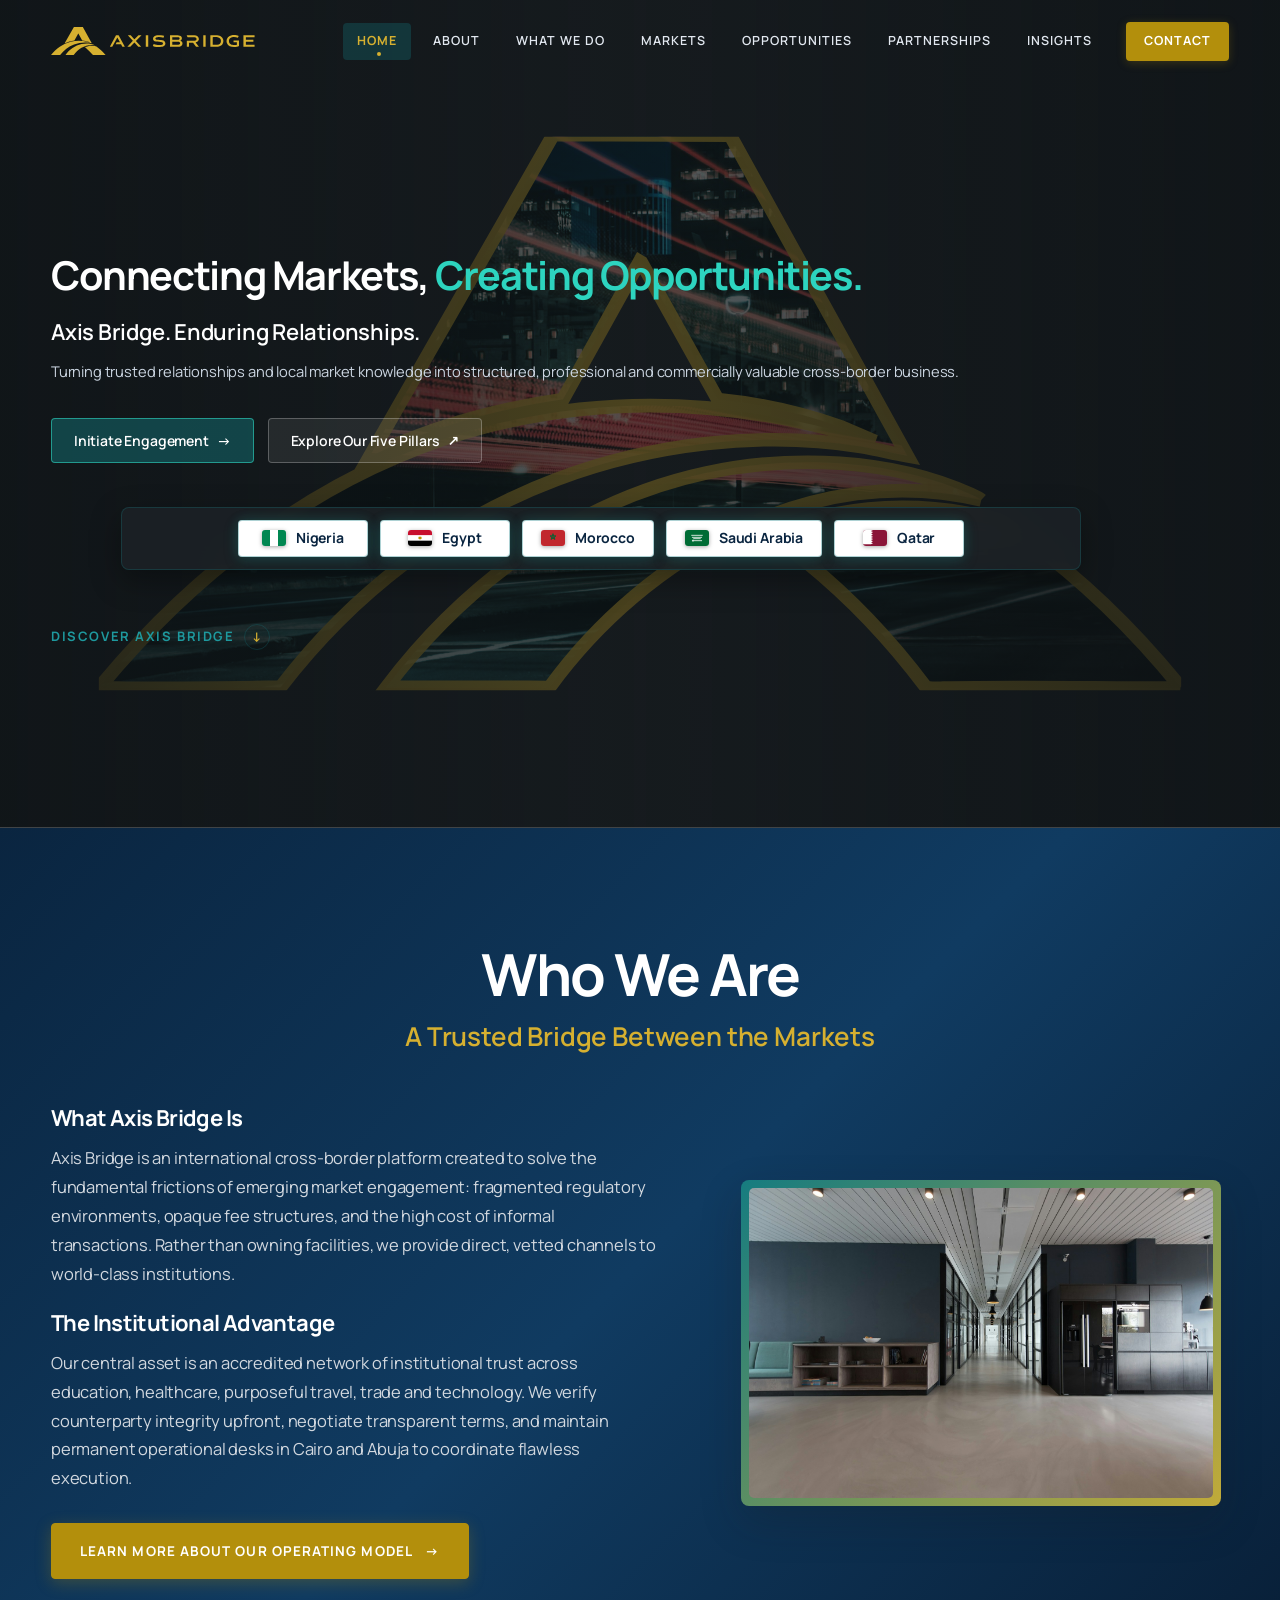
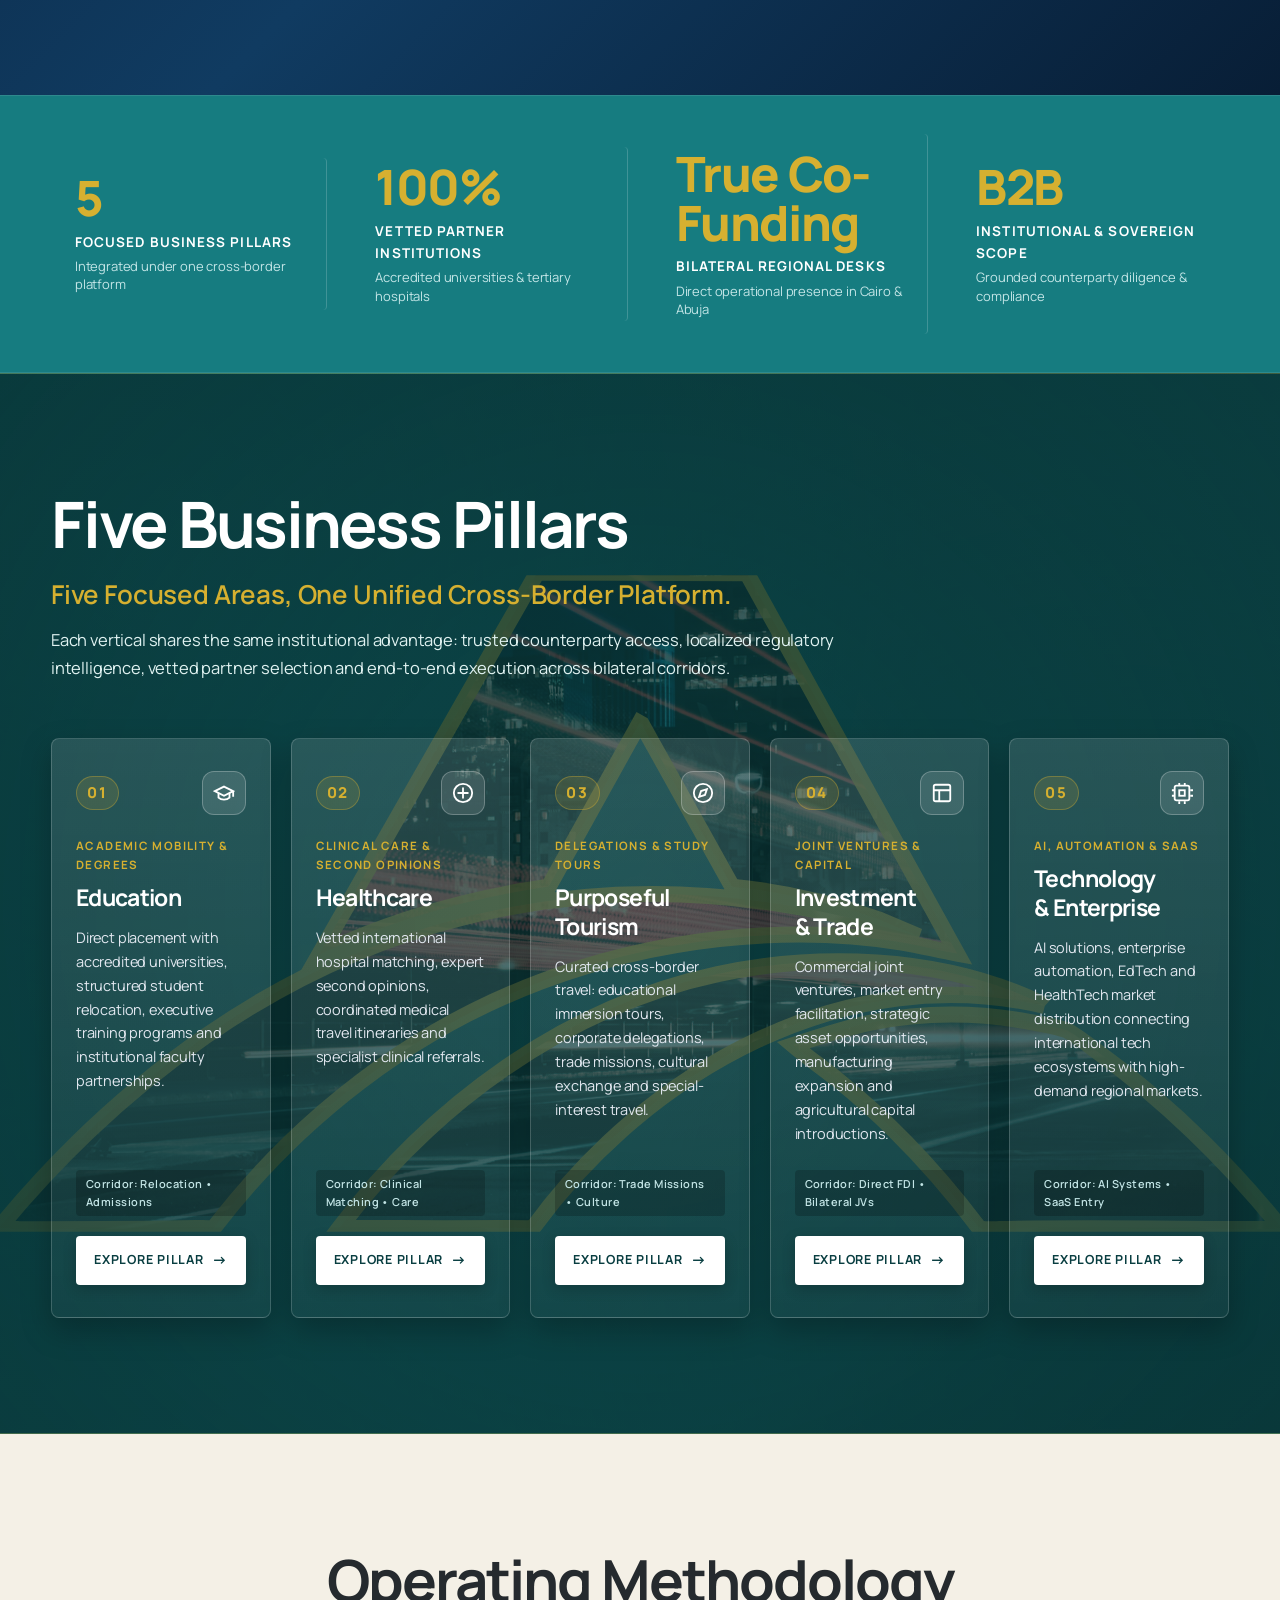
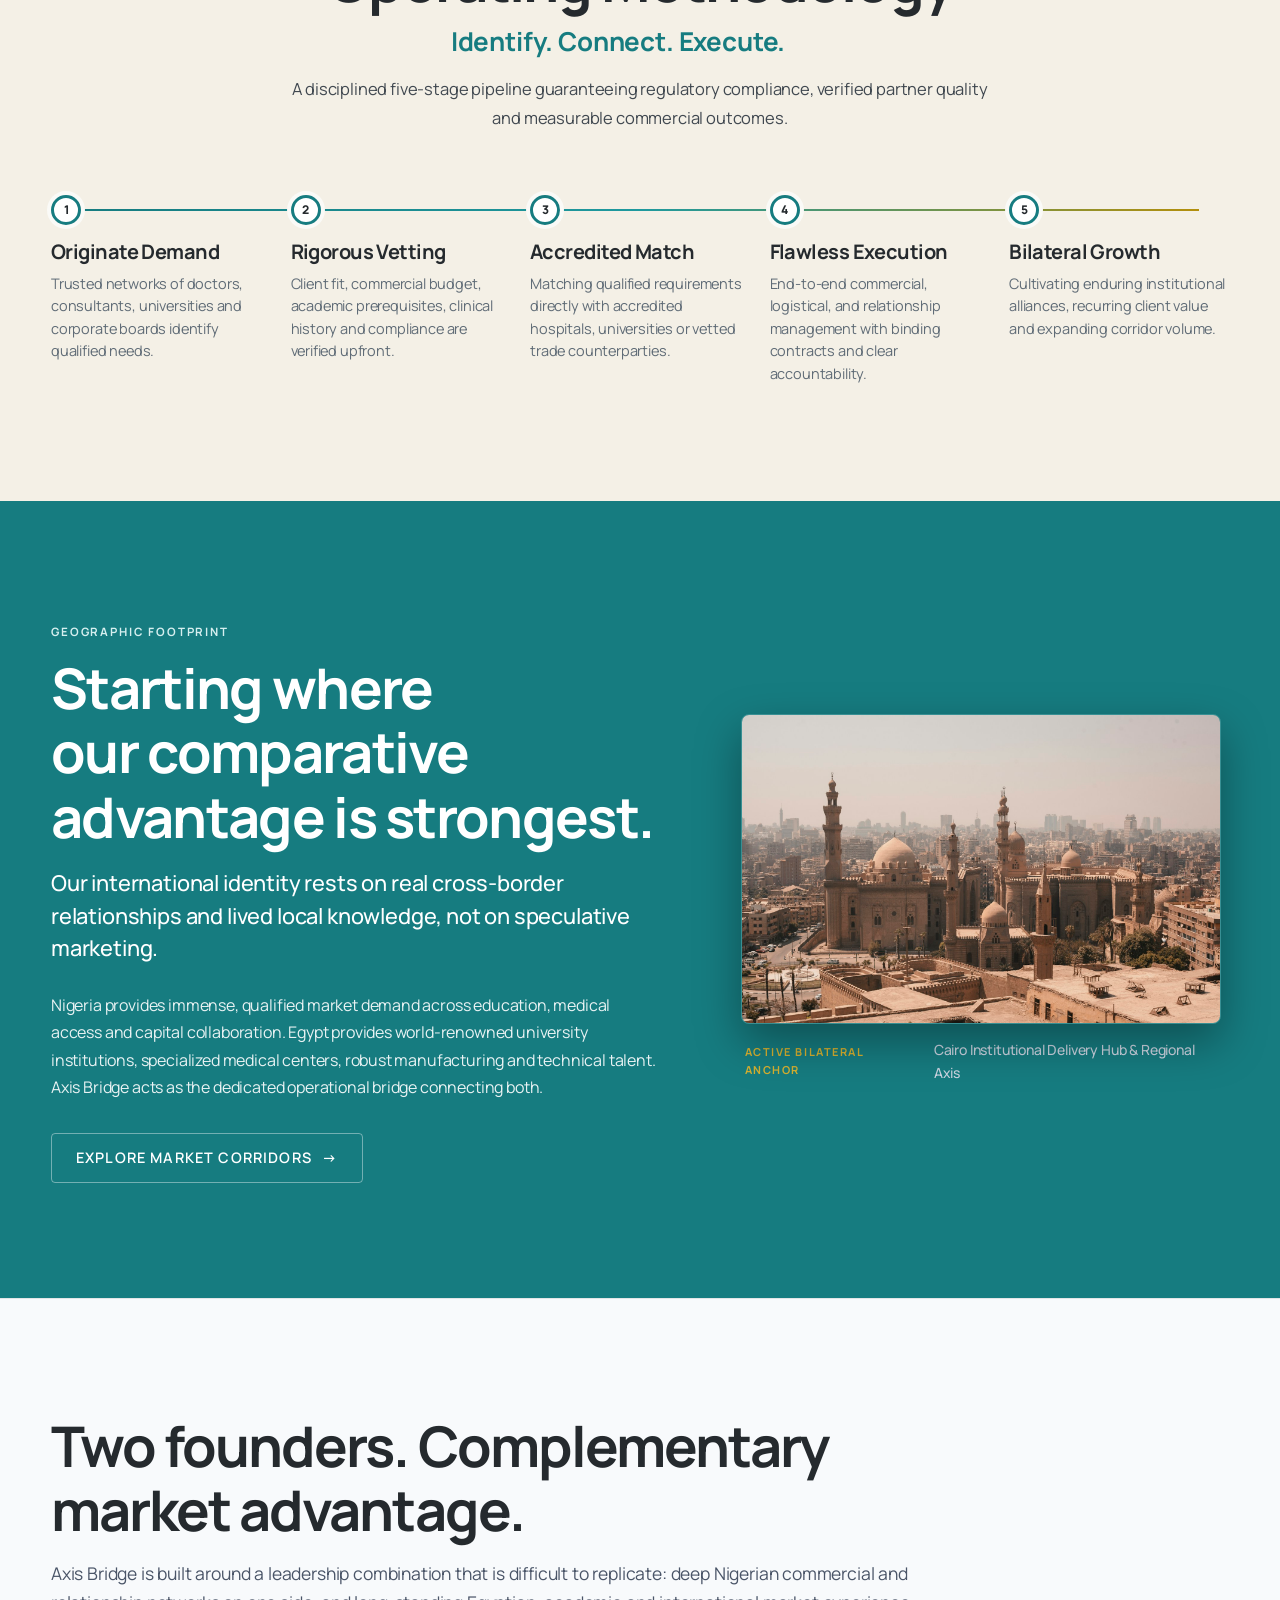
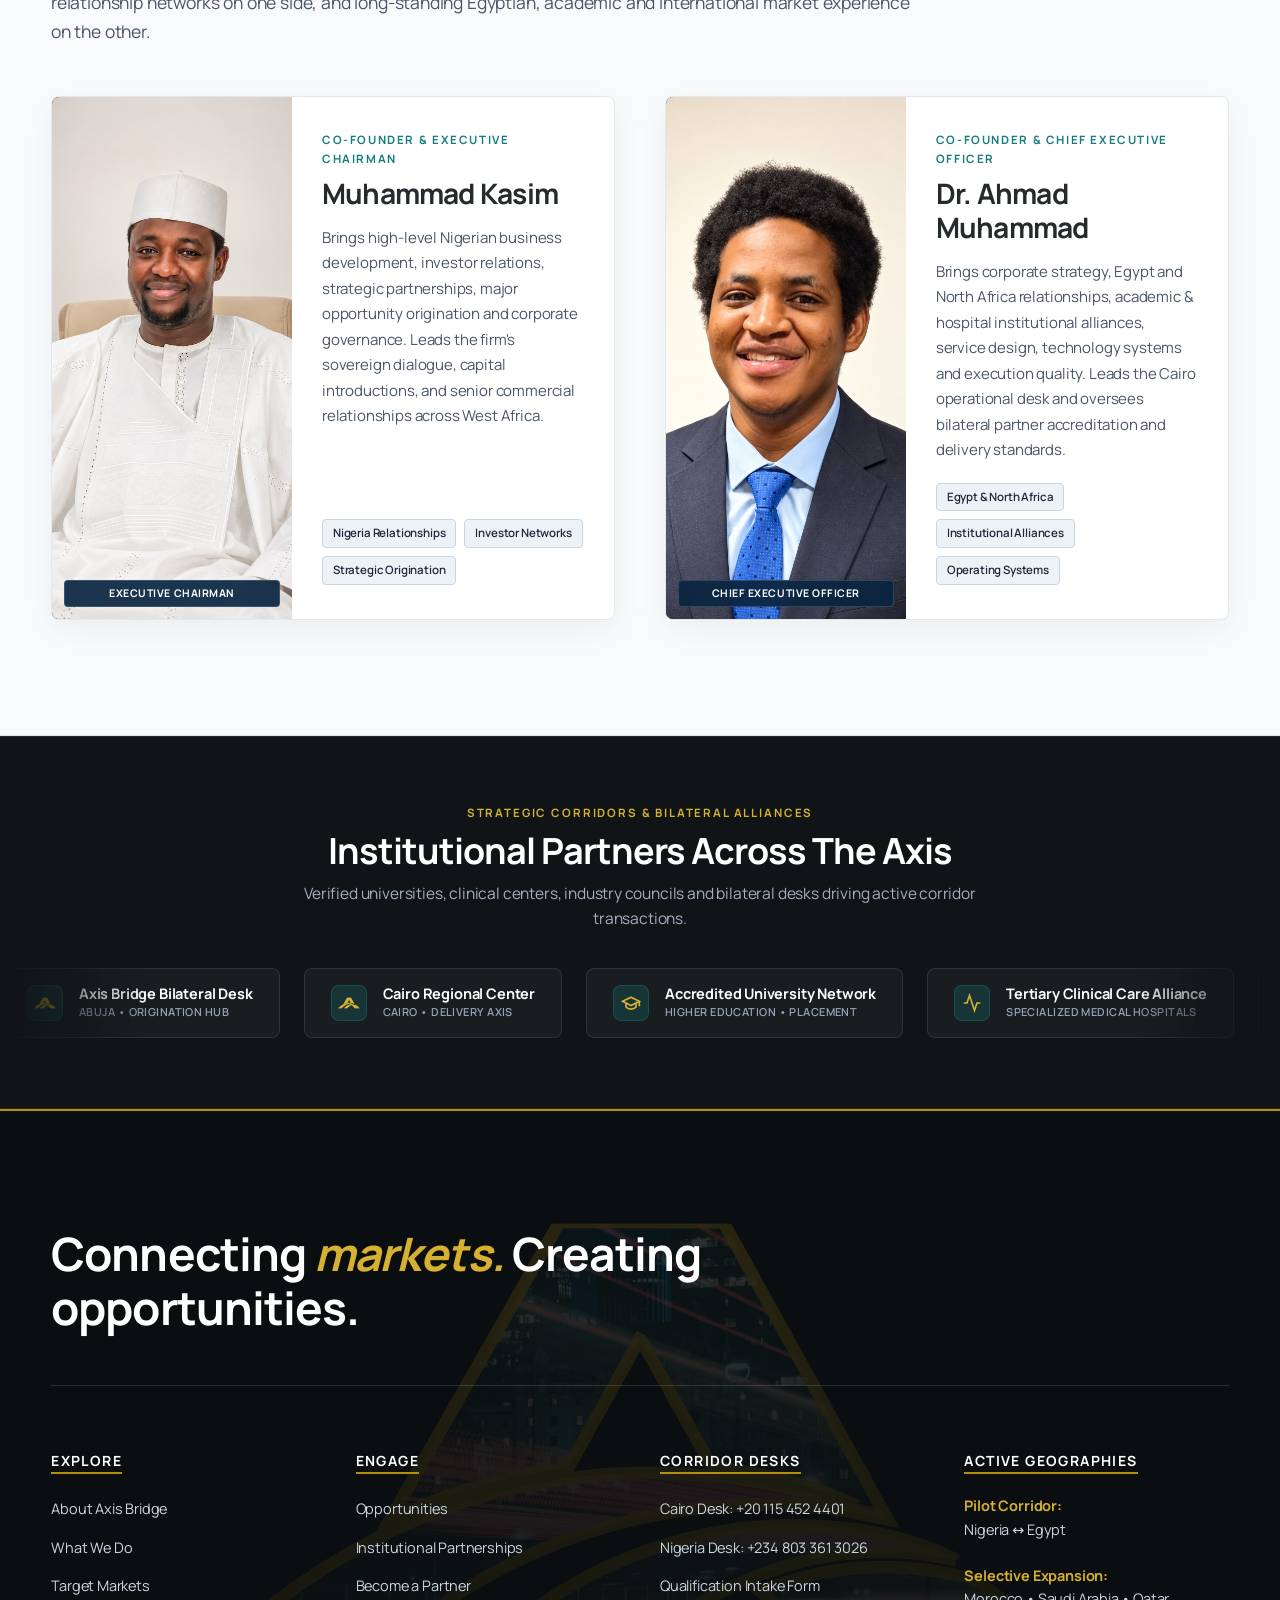
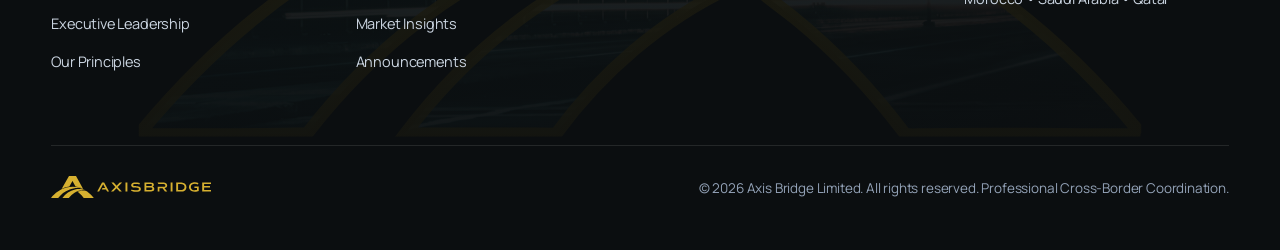
<file: index.html>
<!DOCTYPE html>
<html lang="en">
<head>
  <meta charset="utf-8">
  <meta name="viewport" content="width=device-width, initial-scale=1, viewport-fit=cover">
  <title>Axis Bridge — Connecting Markets. Creating Opportunities.</title>
  <meta name="description" content="Axis Bridge is a premier cross-border business and market access company connecting Nigeria, Egypt, North Africa and the Gulf across education, healthcare, tourism, investment & trade, and technology.">
  
  <!-- Open Graph / SEO Metadata -->
  <meta property="og:type" content="website">
  <meta property="og:title" content="Axis Bridge — Cross-Border Business & Market Access">
  <meta property="og:description" content="Turning trusted relationships and local market knowledge into structured, professional and commercially valuable cross-border business.">
  <meta property="og:url" content="https://axisbridge.com/">
  <meta property="og:image" content="assets/images/hero_bridge_wide.jpg">
  <meta name="twitter:card" content="summary_large_image">

  <!-- Fonts & Stylesheet -->
  <link rel="preconnect" href="https://api.fontshare.com">
  <link rel="preconnect" href="https://fonts.googleapis.com">
  <link rel="preconnect" href="https://fonts.gstatic.com" crossorigin>
  <link rel="stylesheet" href="assets/css/main.css">
</head>
<body>

  <!-- SVG Global Symbol Definitions -->
  <svg width="0" height="0" style="position:absolute;display:none" aria-hidden="true">
    <symbol id="lg" viewBox="847.1 731.6 656.4 90.2">
      <path fill="currentColor" d="M 978.46875 783.882812 C 975.941406 783.429688 973.449219 782.769531 970.910156 782.359375 C 954.722656 779.71875 936.734375 781.960938 921.445312 787.707031 C 903.488281 794.457031 888.191406 806.359375 876.554688 821.496094 C 875.777344 821.558594 874.996094 821.5 874.21875 821.511719 C 866.019531 821.671875 857.613281 821.664062 849.386719 821.660156 C 848.675781 821.660156 847.859375 821.386719 847.101562 821.515625 C 863.570312 801.566406 885.171875 785.367188 910.601562 778.957031 C 928.1875 774.523438 945.445312 774.738281 963.070312 778.824219 C 966.492188 779.621094 969.847656 780.640625 973.238281 781.53125 L 967.6875 779.179688 C 961.222656 776.902344 954.480469 775.390625 947.644531 774.710938 L 935.234375 752.429688 L 934.941406 752.261719 L 922.484375 774.699219 C 911.609375 776.285156 900.910156 779.238281 891.023438 784.015625 L 920.914062 731.640625 L 949.65625 731.734375 Z M 978.46875 783.882812 M 1022.910156 821.515625 C 1022.265625 821.429688 1021.652344 821.65625 1021.015625 821.65625 C 1008.8125 821.65625 996.484375 821.398438 984.289062 821.652344 C 983.496094 821.671875 981.890625 821.828125 981.34375 821.320312 C 975.785156 813.910156 969.378906 807.117188 962.191406 801.265625 C 960.15625 799.613281 957.984375 798.128906 955.988281 796.429688 C 959.515625 795.28125 963.027344 794.066406 966.679688 793.335938 C 973.773438 791.910156 981.054688 791.914062 988.167969 793.199219 C 989.574219 793.453125 992.261719 793.902344 993.5 794.40625 C 994.441406 794.789062 996.644531 796.546875 997.59375 797.238281 C 1007.023438 804.121094 1015.574219 812.457031 1022.910156 821.515625 M 990.496094 791.070312 C 963.246094 784.5 935.929688 800.011719 920.265625 821.5625 C 918.867188 821.5 917.453125 821.507812 916.046875 821.511719 C 911.414062 821.53125 906.714844 821.53125 902.070312 821.511719 C 899.304688 821.5 896.535156 821.535156 893.765625 821.515625 C 906.503906 804.664062 924.714844 791.203125 945.65625 786.691406 C 959.535156 783.703125 975.699219 784.285156 988.753906 790.132812 C 989.308594 790.382812 990.0625 790.679688 990.496094 791.070312 M 1237.839844 778.996094 L 1237.839844 788.410156 L 1238.1875 788.757812 L 1257.964844 788.757812 C 1258.238281 788.757812 1259.734375 788.261719 1260.101562 788.105469 C 1263.90625 786.480469 1263.921875 781.441406 1260.332031 779.648438 C 1260.117188 779.542969 1258.753906 778.996094 1258.664062 778.996094 Z M 1237.839844 772.71875 L 1257.5 772.71875 C 1257.660156 772.71875 1259.3125 772.128906 1259.558594 771.988281 C 1262.695312 770.175781 1261.949219 765.796875 1258.503906 764.742188 C 1258.269531 764.667969 1256.914062 764.351562 1256.800781 764.351562 L 1238.1875 764.351562 L 1237.839844 764.699219 Z M 1230.394531 758.421875 L 1231.195312 758.0625 C 1240.046875 759.21875 1257.460938 755.601562 1264.808594 760.535156 C 1270.046875 764.054688 1270.296875 771.292969 1265.140625 775.003906 C 1264.648438 775.359375 1263.746094 775.320312 1263.898438 775.96875 C 1272.523438 778.511719 1273.039062 789.519531 1265.070312 793.53125 C 1262.597656 794.777344 1259.976562 794.9375 1257.277344 795.277344 L 1230.394531 795.265625 Z M 1230.394531 758.421875 M 1474.921875 764.582031 L 1474.921875 772.71875 L 1499.121094 772.71875 L 1499.121094 778.996094 L 1474.921875 778.996094 L 1474.921875 788.410156 L 1475.273438 788.757812 L 1503.542969 788.757812 L 1503.542969 795.265625 L 1467.011719 795.265625 L 1467.011719 758.421875 L 1467.363281 758.074219 L 1503.191406 758.074219 L 1503.542969 758.421875 L 1503.542969 764.234375 L 1503.191406 764.582031 Z M 1474.921875 764.582031 M 1368.132812 788.988281 L 1382.441406 788.988281 C 1396.3125 788.988281 1399.476562 768.65625 1386.09375 765.117188 C 1382.347656 764.125 1372.828125 763.882812 1368.933594 764.339844 C 1368.59375 764.378906 1368.335938 764.367188 1368.132812 764.699219 Z M 1360.453125 758.65625 C 1360.476562 758.578125 1360.816406 758.246094 1360.921875 758.195312 C 1367.871094 758.269531 1375.28125 757.683594 1382.21875 758.066406 C 1395.695312 758.804688 1405.601562 768.433594 1401.460938 782.425781 C 1396.394531 799.558594 1374.683594 794.5 1361.257812 795.277344 L 1360.453125 794.917969 Z M 1360.453125 758.65625 M 1188.464844 758.140625 C 1193.875 757.617188 1201.820312 757.90625 1207.171875 758.84375 C 1207.785156 758.953125 1211.746094 759.761719 1211.773438 760.046875 L 1209.539062 765.960938 C 1203.527344 764.414062 1196.941406 763.953125 1190.726562 764.351562 C 1188.171875 764.515625 1183.574219 765.125 1183.386719 768.425781 C 1183.203125 771.679688 1187.097656 772.402344 1189.566406 772.714844 C 1199.074219 773.921875 1217.21875 771.585938 1215.480469 786.523438 C 1214.214844 797.347656 1194.714844 796.589844 1187.03125 795.703125 C 1182.941406 795.226562 1178.878906 794.132812 1175.121094 792.488281 L 1177.953125 786.464844 C 1180.769531 787.554688 1183.617188 788.601562 1186.609375 789.148438 C 1191.273438 790 1202.867188 790.816406 1206.539062 787.589844 C 1209.039062 785.398438 1207.925781 782.140625 1205.03125 780.972656 C 1199.984375 778.933594 1190.988281 780.128906 1184.976562 778.695312 C 1170.460938 775.222656 1174.144531 759.53125 1188.464844 758.140625 M 1452.820312 792.710938 C 1450.648438 793.667969 1448.601562 794.570312 1446.265625 795.109375 C 1434.730469 797.765625 1418.125 795.964844 1413.730469 783.066406 C 1409.585938 770.910156 1417.25 760.363281 1429.273438 757.910156 C 1436.554688 756.425781 1445.417969 757.042969 1451.871094 760.785156 L 1449.09375 766.441406 C 1438.382812 760.742188 1418.921875 762.386719 1420.484375 778.410156 C 1421.519531 789.066406 1433.605469 790.789062 1442.195312 789.417969 C 1443.394531 789.226562 1444.847656 789.105469 1445.839844 788.410156 L 1445.839844 781.085938 L 1435.140625 781.085938 L 1435.140625 774.808594 L 1452.472656 774.808594 L 1452.820312 775.160156 Z M 1452.820312 792.710938 M 1310.082031 775.972656 C 1318.621094 775.070312 1317.726562 764.484375 1309.625 764.34375 L 1287.316406 764.3125 L 1284.890625 760.695312 L 1284.601562 758.304688 L 1308.230469 758.0625 C 1317.351562 757.53125 1326.84375 764.9375 1322.496094 774.660156 C 1320.40625 779.339844 1317.503906 779.71875 1313.308594 781.296875 C 1313.0625 781.390625 1312.914062 781.179688 1312.992188 781.664062 L 1323.691406 795.265625 L 1314.386719 795.265625 L 1304.730469 782.015625 L 1291.585938 782.015625 L 1291.585938 795.265625 L 1284.605469 795.265625 L 1284.605469 775.972656 Z M 1310.082031 775.972656 M 1138.722656 758.308594 L 1120.59375 776.585938 L 1137.5625 795.265625 L 1128.371094 795.265625 L 1115.808594 781.554688 L 1102.546875 795.265625 L 1093.121094 795.265625 L 1110.773438 776.28125 L 1094.519531 758.308594 L 1103.941406 758.308594 C 1107.335938 761.960938 1110.515625 765.851562 1113.941406 769.46875 C 1114.25 769.792969 1115.695312 771.363281 1116.007812 771.308594 L 1128.835938 758.308594 Z M 1138.722656 758.308594 M 1084.980469 795.265625 L 1077.183594 795.265625 L 1072.648438 786.898438 L 1055.429688 786.898438 L 1058.210938 781.253906 C 1058.316406 781.117188 1058.6875 780.855469 1058.804688 780.855469 L 1069.160156 780.855469 L 1060.898438 765.050781 L 1044.378906 795.265625 L 1036.585938 795.265625 L 1056.472656 758.535156 C 1056.652344 758.296875 1056.90625 758.324219 1057.164062 758.292969 C 1058.015625 758.191406 1064.558594 758.222656 1064.972656 758.421875 Z M 1084.980469 795.265625 M 1160.363281 795.265625 L 1152.449219 795.265625 L 1152.449219 758.304688 L 1160.363281 758.304688 Z M 1160.363281 795.265625 M 1345.328125 795.265625 L 1337.652344 795.265625 L 1337.652344 758.304688 L 1345.328125 758.304688 Z M 1345.328125 795.265625 "/>
    </symbol>
    <symbol id="mk" viewBox="847 732 176 90">
      <path d="M 978.46875 783.882812 C 975.941406 783.429688 973.449219 782.769531 970.910156 782.359375 C 954.722656 779.71875 936.734375 781.960938 921.445312 787.707031 C 903.488281 794.457031 888.191406 806.359375 876.554688 821.496094 C 875.777344 821.558594 874.996094 821.5 874.21875 821.511719 C 866.019531 821.671875 857.613281 821.664062 849.386719 821.660156 C 848.675781 821.660156 847.859375 821.386719 847.101562 821.515625 C 863.570312 801.566406 885.171875 785.367188 910.601562 778.957031 C 928.1875 774.523438 945.445312 774.738281 963.070312 778.824219 C 966.492188 779.621094 969.847656 780.640625 973.238281 781.53125 L 967.6875 779.179688 C 961.222656 776.902344 954.480469 775.390625 947.644531 774.710938 L 935.234375 752.429688 L 934.941406 752.261719 L 922.484375 774.699219 C 911.609375 776.285156 900.910156 779.238281 891.023438 784.015625 L 920.914062 731.640625 L 949.65625 731.734375 Z M 1022.910156 821.515625 C 1022.265625 821.429688 1021.652344 821.65625 1021.015625 821.65625 C 1008.8125 821.65625 996.484375 821.398438 984.289062 821.652344 C 983.496094 821.671875 981.890625 821.828125 981.34375 821.320312 C 975.785156 813.910156 969.378906 807.117188 962.191406 801.265625 C 960.15625 799.613281 957.984375 798.128906 955.988281 796.429688 C 959.515625 795.28125 963.027344 794.066406 966.679688 793.335938 C 973.773438 791.910156 981.054688 791.914062 988.167969 793.199219 C 989.574219 793.453125 992.261719 793.902344 993.5 794.40625 C 994.441406 794.789062 996.644531 796.546875 997.59375 797.238281 C 1007.023438 804.121094 1015.574219 812.457031 1022.910156 821.515625 M 990.496094 791.070312 C 963.246094 784.5 935.929688 800.011719 920.265625 821.5625 C 918.867188 821.5 917.453125 821.507812 916.046875 821.511719 C 911.414062 821.53125 906.714844 821.53125 902.070312 821.511719 C 899.304688 821.5 896.535156 821.535156 893.765625 821.515625 C 906.503906 804.664062 924.714844 791.203125 945.65625 786.691406 C 959.535156 783.703125 975.699219 784.285156 988.753906 790.132812 C 989.308594 790.382812 990.0625 790.679688 990.496094 791.070312"/>
    </symbol>
  </svg>

  <!-- Site Header & Navigation (Underlines removed, elevated design) -->
  <header class="site-header" id="mainHeader">
    <a href="index.html" class="brand" aria-label="Axis Bridge Home">
      <svg viewBox="0 0 656.4 90.2" aria-hidden="true"><use href="#lg"/></svg>
    </a>
    <button class="mobile-toggle" aria-expanded="false" aria-controls="primaryNav">Menu</button>
    <nav class="primary-nav" id="primaryNav" aria-label="Primary Navigation">
      <a href="index.html">Home</a>
      <a href="about.html">About</a>
      <a href="what-we-do.html">What We Do</a>
      <a href="markets.html">Markets</a>
      <a href="opportunities.html">Opportunities</a>
      <a href="partnerships.html">Partnerships</a>
      <a href="insights.html">Insights</a>
      <a href="contact.html" class="nav-cta">Contact</a>
    </nav>
  </header>

  <!-- MAIN HOMEPAGE HERO: Balanced height, Bridge photo integrated into logo mark pattern -->
  <main id="mainContent">
    <section class="hero-refined" id="hero">
      
      <!-- Full Hero Background: Original Bridge-Pattern Mask Centered and Scaled Consistent with Other Pages -->
      <div class="page-hero-backdrop" aria-hidden="true">
        <svg viewBox="0 0 1600 780" preserveAspectRatio="xMidYMid slice" class="page-hero-pattern-svg">
          <defs>
            <mask id="heroPatternMask">
              <rect width="1600" height="780" fill="#000"/>
              <g fill="#fff" transform="translate(800 390) scale(5.8) translate(-935 -777)">
                <use href="#mk" x="847" y="732" width="176" height="90"/>
              </g>
            </mask>
            <linearGradient id="heroSkyTint" x1="0" y1="0" x2="1" y2="1">
              <stop offset="0%" stop-color="#0A2540" stop-opacity="0.82"/>
              <stop offset="50%" stop-color="#167C80" stop-opacity="0.68"/>
              <stop offset="100%" stop-color="#14181B" stop-opacity="0.88"/>
            </linearGradient>
          </defs>

          <!-- Original Bridge Pattern Image from Axis Bridge Logo across Full Hero Background -->
          <image href="assets/images/hero_bridge_wide.jpg" width="1600" height="780" preserveAspectRatio="xMidYMid slice" mask="url(#heroPatternMask)" opacity="0.88"/>
          <rect width="1600" height="780" fill="url(#heroSkyTint)" mask="url(#heroPatternMask)" style="mix-blend-mode: overlay;"/>
          
          <!-- Subtle Branded Gold Outline Tracing Official Pattern Geometry Perfectly Centered -->
          <g fill="none" stroke="#D6B030" stroke-width="2.2" opacity="0.85" transform="translate(800 390) scale(5.8) translate(-935 -777)">
            <use href="#mk" x="847" y="732" width="176" height="90"/>
          </g>
        </svg>
        <div class="page-hero-gradient-overlay" style="background: linear-gradient(90deg, rgba(14, 19, 22, 0.88) 0%, rgba(14, 19, 22, 0.65) 50%, rgba(14, 19, 22, 0.88) 100%);"></div>
      </div>

      <!-- Hero Editorial Content & Corridor Elements -->
      <div class="container" style="position: relative; z-index: 10;">
        <div class="hero-content" style="max-width: 1100px;">
          <h1 class="display-title hero-animate-in" style="font-size: clamp(22px, 3.1vw, 42px); line-height: 1.2; margin-bottom: 14px; font-family: var(--font-display); white-space: nowrap;">Connecting Markets, <em style="color: #2DD4BF; font-style: normal;">Creating Opportunities.</em></h1>

          <div class="hero-narrative-block hero-animate-in">
            <p class="hero-credo" style="font-size: clamp(17px, 1.8vw, 22px); font-weight: 600; color: #FFFFFF; letter-spacing: -0.01em; margin-bottom: 10px;">
              Axis Bridge. Enduring Relationships.
            </p>
            <p class="lead-text hero-animate-in" style="color: #CBD5E1; font-size: clamp(12px, 1.15vw, 15px); line-height: 1.5; max-width: 100%; white-space: nowrap; margin-bottom: 24px;">Turning trusted relationships and local market knowledge into structured, professional and commercially valuable cross-border business.</p>
          </div>

          <!-- Hero Action Pathways: Reduced Size with Subtly Transparent Backgrounds -->
          <div class="hero-cta-editorial hero-animate-in" style="gap: 14px;">
            <a href="contact.html" class="hero-btn-translucent-primary">
              Initiate Engagement <span class="arrow">→</span>
            </a>
            <a href="what-we-do.html" class="hero-btn-translucent-secondary">
              Explore Our Five Pillars <span class="arr">↗</span>
            </a>
          </div>

          <!-- Five Country Markets: Nigeria, Egypt, Morocco, Saudi Arabia, Qatar -->
          <div class="bilateral-corridor-card hero-animate-in" style="margin-top: 30px; margin-bottom: 22px;">
            <!-- Nigeria -->
            <a href="markets.html#markets-architecture" class="corridor-node-btn" aria-label="Nigeria Market Hub">
              <svg class="flag-icon" viewBox="0 0 36 24" width="24" height="16" aria-label="Flag of Nigeria">
                <rect width="12" height="24" fill="#008751"/>
                <rect x="12" width="12" height="24" fill="#FFFFFF"/>
                <rect x="24" width="12" height="24" fill="#008751"/>
              </svg>
              <div class="city">Nigeria</div>
            </a>

            <!-- Egypt -->
            <a href="markets.html#markets-architecture" class="corridor-node-btn" aria-label="Egypt Market Hub">
              <svg class="flag-icon" viewBox="0 0 36 24" width="24" height="16" aria-label="Flag of Egypt">
                <rect width="36" height="8" fill="#C8102E"/>
                <rect y="8" width="36" height="8" fill="#FFFFFF"/>
                <rect y="16" width="36" height="8" fill="#000000"/>
                <path d="M16 10h4l.6 2.4-1.2 1.6h-2.8l-1.2-1.6z" fill="#C09300"/>
                <circle cx="18" cy="11.2" r="1" fill="#B38F0C"/>
              </svg>
              <div class="city">Egypt</div>
            </a>

            <!-- Morocco -->
            <a href="markets.html#markets-architecture" class="corridor-node-btn" aria-label="Morocco Market Hub">
              <svg class="flag-icon" viewBox="0 0 36 24" width="24" height="16" aria-label="Flag of Morocco">
                <rect width="36" height="24" fill="#C1272D"/>
                <polygon points="18,5.5 20.8,14.2 13.5,8.8 22.5,8.8 15.2,14.2" fill="none" stroke="#006233" stroke-width="1.3"/>
              </svg>
              <div class="city">Morocco</div>
            </a>

            <!-- Saudi Arabia -->
            <a href="markets.html#markets-architecture" class="corridor-node-btn" aria-label="Saudi Arabia Market Hub">
              <svg class="flag-icon" viewBox="0 0 36 24" width="24" height="16" aria-label="Flag of Saudi Arabia">
                <rect width="36" height="24" fill="#006C35"/>
                <path d="M10 8h16M11 11h14M13 13h10" stroke="#FFFFFF" stroke-width="1.2" stroke-linecap="round"/>
                <path d="M11 16h14M12 15v2" stroke="#FFFFFF" stroke-width="1.2" stroke-linecap="round"/>
              </svg>
              <div class="city">Saudi Arabia</div>
            </a>

            <!-- Qatar -->
            <a href="markets.html#markets-architecture" class="corridor-node-btn" aria-label="Qatar Market Hub">
              <svg class="flag-icon" viewBox="0 0 36 24" width="24" height="16" aria-label="Flag of Qatar">
                <rect width="36" height="24" fill="#8A1538"/>
                <path d="M0 0h12l3 1.33-3 1.34 3 1.33-3 1.34 3 1.33-3 1.34 3 1.33-3 1.34 3 1.33-3 1.34 3 1.33-3 1.34 3 1.33-3 1.34 3 1.33-3 1.34H0z" fill="#FFFFFF"/>
              </svg>
              <div class="city">Qatar</div>
            </a>
          </div>

          <!-- Hero Transition to Who We Are -->
          <div>
            <a href="#who-we-are" class="hero-scroll-transition" aria-label="Explore Who We Are">
              <span>Discover Axis Bridge</span>
              <span class="scroll-arrow">↓</span>
            </a>
          </div>
        </div>
      </div>
    </section>

    <!-- SECTION: WHO WE ARE (Redesigned with Approved Brand Blue Background & Centered Headline) -->
    <section class="section" id="who-we-are" style="background: linear-gradient(135deg, #0A2540 0%, #103B61 50%, #081E36 100%) !important; color: #FFFFFF;">
      <div class="container">
        <div class="reveal" style="max-width: 880px; margin: 0 auto 50px; text-align: center;">
          <h2 class="display-title" style="color: #FFFFFF; font-size: clamp(38px, 5vw, 58px); margin-bottom: 14px; font-family: var(--font-display);">Who We Are</h2>
          <p class="lead-text" style="color: var(--gold-light); font-weight: 600; font-size: clamp(20px, 2.3vw, 26px); line-height: 1.45; margin: 0 auto;">
            A Trusted Bridge Between the Markets
          </p>
        </div>

        <div class="who-we-are-grid">
          <div class="who-we-are-text reveal">
            <h3 style="font-size: 22px; color: #FFFFFF; margin-bottom: 14px; font-weight: 700;">What Axis Bridge Is</h3>
            <p style="color: #D2D8DF; font-size: 16.5px; line-height: 1.75; margin-bottom: 22px;">
              Axis Bridge is an international cross-border platform created to solve the fundamental frictions of emerging market engagement: fragmented regulatory environments, opaque fee structures, and the high cost of informal transactions. Rather than owning facilities, we provide direct, vetted channels to world-class institutions.
            </p>

            <h3 style="font-size: 22px; color: #FFFFFF; margin-bottom: 14px; font-weight: 700;">The Institutional Advantage</h3>
            <p style="color: #D2D8DF; font-size: 16.5px; line-height: 1.75; margin-bottom: 30px;">
              Our central asset is an accredited network of institutional trust across education, healthcare, purposeful travel, trade and technology. We verify counterparty integrity upfront, negotiate transparent terms, and maintain permanent operational desks in Cairo and Abuja to coordinate flawless execution.
            </p>

            <div>
              <a href="about.html" class="btn btn-primary">
                Learn More About Our Operating Model <span class="arrow">→</span>
              </a>
            </div>
          </div>

          <div class="who-we-are-visual reveal">
            <!-- Clean Photograph with Animated Colorful Geometric Frame (Zero Text Overlays) -->
            <div class="image-frame-geometric">
              <div class="image-frame-inner">
                <img src="assets/images/boardroom.jpg" alt="Axis Bridge cross-border institutional meeting" loading="lazy">
              </div>
            </div>
          </div>
        </div>
      </div>
    </section>

    <!-- SECTION: COHESIVE HORIZONTAL STATISTICS STRIP (Animated on Entry with Meaningful Hover) -->
    <section class="stats-strip">
      <div class="container">
        <div class="stats-strip-grid reveal">
          <div class="stats-strip-item">
            <span class="stat-value">5</span>
            <span class="stat-label">Focused Business Pillars</span>
            <span class="stat-sub">Integrated under one cross-border platform</span>
          </div>

          <div class="stats-strip-item">
            <span class="stat-value">100%</span>
            <span class="stat-label">Vetted Partner Institutions</span>
            <span class="stat-sub">Accredited universities &amp; tertiary hospitals</span>
          </div>

          <div class="stats-strip-item">
            <span class="stat-value">True Co-Funding</span>
            <span class="stat-label">Bilateral Regional Desks</span>
            <span class="stat-sub">Direct operational presence in Cairo &amp; Abuja</span>
          </div>

          <div class="stats-strip-item">
            <span class="stat-value">B2B</span>
            <span class="stat-label">Institutional &amp; Sovereign Scope</span>
            <span class="stat-sub">Grounded counterparty diligence &amp; compliance</span>
          </div>
        </div>
      </div>
    </section>

        <!-- SECTION: FIVE BUSINESS PILLARS (With Centered Original Bridge-Pattern Background Image) -->
    <section class="section pillars-nexus-section" id="pillars">
      
      <!-- Large Centered Bridge-Pattern Image Background for Five Business Pillars -->
      <div class="page-hero-backdrop pillars-backdrop" aria-hidden="true">
        <svg viewBox="0 0 1600 900" preserveAspectRatio="xMidYMid slice" class="page-hero-pattern-svg">
          <defs>
            <mask id="pillarsBridgeMask">
              <rect width="1600" height="900" fill="#000"/>
              <g fill="#fff" transform="translate(800 450) scale(6.2) translate(-935 -777)">
                <use href="#mk" x="847" y="732" width="176" height="90"/>
              </g>
            </mask>
            <linearGradient id="pillarsTint" x1="0" y1="0" x2="1" y2="1">
              <stop offset="0%" stop-color="#093739" stop-opacity="0.85"/>
              <stop offset="45%" stop-color="#10595C" stop-opacity="0.75"/>
              <stop offset="80%" stop-color="#167C80" stop-opacity="0.80"/>
              <stop offset="100%" stop-color="#093739" stop-opacity="0.90"/>
            </linearGradient>
          </defs>

          <!-- Original Large Bridge Photograph Masked Inside Logo Geometry -->
          <image href="assets/images/hero_bridge_wide.jpg" width="1600" height="900" preserveAspectRatio="xMidYMid slice" mask="url(#pillarsBridgeMask)" opacity="0.85"/>
          <rect width="1600" height="900" fill="url(#pillarsTint)" mask="url(#pillarsBridgeMask)" style="mix-blend-mode: overlay;"/>

          <!-- Gold Outline Tracing Official Pattern Geometry Perfectly Centered -->
          <g fill="none" stroke="#D6B030" stroke-width="2.2" opacity="0.85" transform="translate(800 450) scale(6.2) translate(-935 -777)">
            <use href="#mk" x="847" y="732" width="176" height="90"/>
          </g>
        </svg>
        <div class="page-hero-gradient-overlay" style="background: radial-gradient(circle at 50% 50%, rgba(9, 55, 57, 0.70) 0%, rgba(9, 55, 57, 0.88) 100%);"></div>
      </div>

      <div class="container">
        <div class="reveal" style="max-width: 860px; margin-bottom: 20px;">
          
          <h2 class="display-title" style="color: #FFFFFF; font-size: clamp(38px, 5vw, 64px); line-height: 1.1; margin-bottom: 16px;">Five Business Pillars</h2>
          <p class="lead-text" style="color: var(--gold-light); font-weight: 600; font-size: clamp(20px, 2.3vw, 26px); margin-bottom: 12px;">
            Five Focused Areas, One Unified Cross-Border Platform.
          </p>
          <p style="color: #E0F2F1; font-size: 16.5px; line-height: 1.7; margin: 0; max-width: 820px;">
            Each vertical shares the same institutional advantage: trusted counterparty access, localized regulatory intelligence, vetted partner selection and end-to-end execution across bilateral corridors.
          </p>
        </div>

        <div class="pillars-nexus-grid reveal">
          <!-- Pillar 1: Education -->
          <div class="pillar-nexus-card">
            <div>
              <div class="pillar-nexus-topbar">
                <span class="pillar-nexus-num">01</span>
                <div class="pillar-icon-badge" aria-hidden="true">
                  <svg width="22" height="22" viewBox="0 0 24 24" fill="none" stroke="currentColor" stroke-width="2"><path d="M22 10v6M2 10l10-5 10 5-10 5z"/><path d="M6 12v5c3 3 9 3 12 0v-5"/></svg>
                </div>
              </div>
              <span class="pillar-nexus-category">Academic Mobility &amp; Degrees</span>
              <h3>Education</h3>
              <p>Direct placement with accredited universities, structured student relocation, executive training programs and institutional faculty partnerships.</p>
            </div>
            <div>
              <span class="pillar-nexus-tag">Corridor: Relocation &bull; Admissions</span>
              <a href="what-we-do.html#education" class="pillar-nexus-cta">Explore Pillar <span class="arr">&rarr;</span></a>
            </div>
          </div>

          <!-- Pillar 2: Healthcare -->
          <div class="pillar-nexus-card">
            <div>
              <div class="pillar-nexus-topbar">
                <span class="pillar-nexus-num">02</span>
                <div class="pillar-icon-badge" aria-hidden="true">
                  <svg width="22" height="22" viewBox="0 0 24 24" fill="none" stroke="currentColor" stroke-width="2"><path d="M12 6v12m-6-6h12"/><circle cx="12" cy="12" r="10"/></svg>
                </div>
              </div>
              <span class="pillar-nexus-category">Clinical Care &amp; Second Opinions</span>
              <h3>Healthcare</h3>
              <p>Vetted international hospital matching, expert second opinions, coordinated medical travel itineraries and specialist clinical referrals.</p>
            </div>
            <div>
              <span class="pillar-nexus-tag">Corridor: Clinical Matching &bull; Care</span>
              <a href="what-we-do.html#healthcare" class="pillar-nexus-cta">Explore Pillar <span class="arr">&rarr;</span></a>
            </div>
          </div>

          <!-- Pillar 3: Purposeful Tourism -->
          <div class="pillar-nexus-card">
            <div>
              <div class="pillar-nexus-topbar">
                <span class="pillar-nexus-num">03</span>
                <div class="pillar-icon-badge" aria-hidden="true">
                  <svg width="22" height="22" viewBox="0 0 24 24" fill="none" stroke="currentColor" stroke-width="2"><circle cx="12" cy="12" r="10"/><path d="m16.24 7.76-2.12 6.36-6.36 2.12 2.12-6.36z"/></svg>
                </div>
              </div>
              <span class="pillar-nexus-category">Delegations &amp; Study Tours</span>
              <h3>Purposeful Tourism</h3>
              <p>Curated cross-border travel: educational immersion tours, corporate delegations, trade missions, cultural exchange and special-interest travel.</p>
            </div>
            <div>
              <span class="pillar-nexus-tag">Corridor: Trade Missions &bull; Culture</span>
              <a href="what-we-do.html#tourism" class="pillar-nexus-cta">Explore Pillar <span class="arr">&rarr;</span></a>
            </div>
          </div>

          <!-- Pillar 4: Investment & Trade -->
          <div class="pillar-nexus-card">
            <div>
              <div class="pillar-nexus-topbar">
                <span class="pillar-nexus-num">04</span>
                <div class="pillar-icon-badge" aria-hidden="true">
                  <svg width="22" height="22" viewBox="0 0 24 24" fill="none" stroke="currentColor" stroke-width="2"><rect x="3" y="3" width="18" height="18" rx="2"/><path d="M3 9h18M9 21V9"/></svg>
                </div>
              </div>
              <span class="pillar-nexus-category">Joint Ventures &amp; Capital</span>
              <h3>Investment &amp; Trade</h3>
              <p>Commercial joint ventures, market entry facilitation, strategic asset opportunities, manufacturing expansion and agricultural capital introductions.</p>
            </div>
            <div>
              <span class="pillar-nexus-tag">Corridor: Direct FDI &bull; Bilateral JVs</span>
              <a href="what-we-do.html#investment-trade" class="pillar-nexus-cta">Explore Pillar <span class="arr">&rarr;</span></a>
            </div>
          </div>

          <!-- Pillar 5: Technology & Enterprise -->
          <div class="pillar-nexus-card">
            <div>
              <div class="pillar-nexus-topbar">
                <span class="pillar-nexus-num">05</span>
                <div class="pillar-icon-badge" aria-hidden="true">
                  <svg width="22" height="22" viewBox="0 0 24 24" fill="none" stroke="currentColor" stroke-width="2"><rect x="4" y="4" width="16" height="16" rx="2"/><rect x="9" y="9" width="6" height="6"/><path d="M9 1v3m6-3v3m-6 17v3m6-3v3M1 9h3m-3 6h3m17-6h3m-3 6h3"/></svg>
                </div>
              </div>
              <span class="pillar-nexus-category">AI, Automation &amp; SaaS</span>
              <h3>Technology &amp; Enterprise</h3>
              <p>AI solutions, enterprise automation, EdTech and HealthTech market distribution connecting international tech ecosystems with high-demand regional markets.</p>
            </div>
            <div>
              <span class="pillar-nexus-tag">Corridor: AI Systems &bull; SaaS Entry</span>
              <a href="what-we-do.html#technology" class="pillar-nexus-cta">Explore Pillar <span class="arr">&rarr;</span></a>
            </div>
          </div>
        </div>
      </div>
    </section>

    <!-- SECTION: OPERATING METHODOLOGY (Connected Timeline with Staggered Transitions) -->
    <section class="section" id="how-we-work" style="background-color: var(--paper-warm);">
      <div class="container">
        <div class="reveal" style="text-align: center; max-width: 860px; margin: 0 auto 60px;">
          <h2 class="display-title" style="color: var(--charcoal); font-size: clamp(38px, 4.8vw, 58px); margin-bottom: 12px;">Operating Methodology</h2>
          <p class="lead-text" style="color: var(--teal); font-weight: 700; font-size: clamp(20px, 2.2vw, 26px); margin-bottom: 14px;">
            Identify. Connect. Execute.
          </p>
          <p style="margin: 0 auto; color: var(--ink-secondary); font-size: 16.5px; line-height: 1.7; max-width: 720px;">
            A disciplined five-stage pipeline guaranteeing regulatory compliance, verified partner quality and measurable commercial outcomes.
          </p>
        </div>

        <div class="methodology-timeline reveal">
          <div class="methodology-node">
            <div class="methodology-marker">1</div>
            <h4>Originate Demand</h4>
            <p>Trusted networks of doctors, consultants, universities and corporate boards identify qualified needs.</p>
          </div>

          <div class="methodology-node">
            <div class="methodology-marker">2</div>
            <h4>Rigorous Vetting</h4>
            <p>Client fit, commercial budget, academic prerequisites, clinical history and compliance are verified upfront.</p>
          </div>

          <div class="methodology-node">
            <div class="methodology-marker">3</div>
            <h4>Accredited Match</h4>
            <p>Matching qualified requirements directly with accredited hospitals, universities or vetted trade counterparties.</p>
          </div>

          <div class="methodology-node">
            <div class="methodology-marker">4</div>
            <h4>Flawless Execution</h4>
            <p>End-to-end commercial, logistical, and relationship management with binding contracts and clear accountability.</p>
          </div>

          <div class="methodology-node">
            <div class="methodology-marker">5</div>
            <h4>Bilateral Growth</h4>
            <p>Cultivating enduring institutional alliances, recurring client value and expanding corridor volume.</p>
          </div>
        </div>
      </div>
    </section>

    <!-- SECTION: BILATERAL CORRIDORS & MARKETS (Clean Photography, Caption Outside) -->
    <section class="section section-teal" id="markets-preview">
      <div class="container">
        <div class="who-we-are-grid" style="align-items: center;">
          <div class="reveal" style="max-width: 620px;">
            <div class="kicker kicker-gold">Geographic Footprint</div>
            <h2 class="section-title" style="color: #FFFFFF; font-size: clamp(38px, 4.8vw, 56px); font-family: var(--font-display); line-height: 1.15; margin-bottom: 18px;">Starting where our comparative advantage is strongest.</h2>
            <p class="lead-text" style="color: #FFFFFF; font-weight: 500;">
              Our international identity rests on real cross-border relationships and lived local knowledge, not on speculative marketing.
            </p>
            <p style="color: rgba(255, 255, 255, 0.9); font-size: 16px; line-height: 1.7;">
              Nigeria provides immense, qualified market demand across education, medical access and capital collaboration. Egypt provides world-renowned university institutions, specialized medical centers, robust manufacturing and technical talent. Axis Bridge acts as the dedicated operational bridge connecting both.
            </p>
            <div style="margin-top: 32px;">
              <a href="markets.html" class="btn btn-outline-light">
                Explore Market Corridors <span class="arrow">→</span>
              </a>
            </div>
          </div>

          <div class="reveal">
            <!-- Clean Photograph with External Caption (No Overlays) -->
            <div class="image-frame-clean">
              <div class="image-container-clean">
                <img src="assets/images/cairo_corridor.jpg" alt="Cairo modern architectural skyline and corridor connection" loading="lazy">
              </div>
              <div class="image-external-caption">
                <span class="caption-kicker">Active Bilateral Anchor</span>
                <span class="caption-title">Cairo Institutional Delivery Hub &amp; Regional Axis</span>
              </div>
            </div>
          </div>
        </div>
      </div>
    </section>

        <!-- SECTION: LEADERSHIP PREVIEW (Redesigned with Light Background, Dark Text & Polished Presentation) -->
    <section class="section" id="leadership-preview" style="background: #F8FAFC !important; border-top: 1px solid var(--border-light); border-bottom: 1px solid var(--border-light);">
      <div class="container">
        <div class="reveal" style="max-width: 100%; margin-bottom: 48px;">
          <h2 class="display-title" style="color: var(--charcoal); font-size: clamp(38px, 4.8vw, 56px); line-height: 1.15; margin-bottom: 16px; font-family: var(--font-display);">Two founders. Complementary market advantage.</h2>
          <p class="lead-text" style="color: #4A5568; font-size: 17.5px; line-height: 1.65; max-width: 860px; margin: 0; font-weight: 400;">
            Axis Bridge is built around a leadership combination that is difficult to replicate: deep Nigerian commercial and relationship networks on one side, and long-standing Egyptian, academic and international market experience on the other.
          </p>
        </div>

        <div class="leadership-executive-grid reveal">
          <!-- Founder 1: Muhammad Kasim (Suit Photo) -->
          <div class="leader-executive-card" style="background: #FFFFFF !important; border: 1px solid #E2E8F0 !important; box-shadow: 0 10px 30px rgba(0, 0, 0, 0.05) !important;">
            <div class="leader-portrait-frame">
              <img src="assets/images/dr_ahmad_muhammad.jpg" alt="Muhammad Kasim — Co-Founder &amp; Executive Chairman">
              <div class="leader-portrait-badge" style="background: rgba(10, 37, 64, 0.92); color: #FFFFFF;">Executive Chairman</div>
            </div>
            <div class="leader-dossier-wrap">
              <div>
                <span class="leader-role-kicker" style="color: var(--teal) !important;">Co-Founder &amp; Executive Chairman</span>
                <h3 style="color: var(--charcoal) !important;">Muhammad Kasim</h3>
                <p style="color: #4A5568 !important; font-size: 15px; line-height: 1.7;">
                  Brings high-level Nigerian business development, investor relations, strategic partnerships, major opportunity origination and corporate governance. Leads the firm's sovereign dialogue, capital introductions, and senior commercial relationships across West Africa.
                </p>
              </div>
              <div class="leader-focus-tags">
                <span style="background: #EDF2F7 !important; color: #1E293B !important; border: 1px solid #CBD5E1 !important;">Nigeria Relationships</span>
                <span style="background: #EDF2F7 !important; color: #1E293B !important; border: 1px solid #CBD5E1 !important;">Investor Networks</span>
                <span style="background: #EDF2F7 !important; color: #1E293B !important; border: 1px solid #CBD5E1 !important;">Strategic Origination</span>
              </div>
            </div>
          </div>

          <!-- Founder 2: Dr. Ahmad Muhammad (White Attire Photo) -->
          <div class="leader-executive-card" style="background: #FFFFFF !important; border: 1px solid #E2E8F0 !important; box-shadow: 0 10px 30px rgba(0, 0, 0, 0.05) !important;">
            <div class="leader-portrait-frame">
              <img src="assets/images/muhammad_kasim.png" alt="Dr. Ahmad Muhammad — Co-Founder &amp; Chief Executive Officer">
              <div class="leader-portrait-badge" style="background: rgba(10, 37, 64, 0.92); color: #FFFFFF;">Chief Executive Officer</div>
            </div>
            <div class="leader-dossier-wrap">
              <div>
                <span class="leader-role-kicker" style="color: var(--teal) !important;">Co-Founder &amp; Chief Executive Officer</span>
                <h3 style="color: var(--charcoal) !important;">Dr. Ahmad Muhammad</h3>
                <p style="color: #4A5568 !important; font-size: 15px; line-height: 1.7;">
                  Brings corporate strategy, Egypt and North Africa relationships, academic &amp; hospital institutional alliances, service design, technology systems and execution quality. Leads the Cairo operational desk and oversees bilateral partner accreditation and delivery standards.
                </p>
              </div>
              <div class="leader-focus-tags">
                <span style="background: #EDF2F7 !important; color: #1E293B !important; border: 1px solid #CBD5E1 !important;">Egypt &amp; North Africa</span>
                <span style="background: #EDF2F7 !important; color: #1E293B !important; border: 1px solid #CBD5E1 !important;">Institutional Alliances</span>
                <span style="background: #EDF2F7 !important; color: #1E293B !important; border: 1px solid #CBD5E1 !important;">Operating Systems</span>
              </div>
            </div>
          </div>
        </div>
      </div>
    </section>

    <!-- SECTION: PARTNERS SLIDING CAROUSEL (Automatic Horizontal Infinite Slider with Brand Marks) -->
    <section class="partners-carousel-section" id="partners-showcase">
      <div class="partners-carousel-header reveal">
        <div class="kicker">Strategic Corridors &amp; Bilateral Alliances</div>
        <h2>Institutional Partners Across The Axis</h2>
        <p>Verified universities, clinical centers, industry councils and bilateral desks driving active corridor transactions.</p>
      </div>

      <div class="partner-marquee-container" aria-label="Institutional Partners Marquee">
        <div class="partner-marquee-track">
          <!-- Marquee Item 1 -->
          <div class="partner-logo-item">
            <div class="partner-logo-icon" aria-hidden="true">
              <svg viewBox="0 0 176 90" width="22" height="14" fill="currentColor"><use href="#mk"/></svg>
            </div>
            <div class="partner-logo-text">
              <span class="partner-logo-name">Axis Bridge Bilateral Desk</span>
              <span class="partner-logo-type">Abuja &bull; Origination Hub</span>
            </div>
          </div>

          <!-- Marquee Item 2 -->
          <div class="partner-logo-item">
            <div class="partner-logo-icon" aria-hidden="true">
              <svg viewBox="0 0 176 90" width="22" height="14" fill="currentColor"><use href="#mk"/></svg>
            </div>
            <div class="partner-logo-text">
              <span class="partner-logo-name">Cairo Regional Center</span>
              <span class="partner-logo-type">Cairo &bull; Delivery Axis</span>
            </div>
          </div>

          <!-- Marquee Item 3 -->
          <div class="partner-logo-item">
            <div class="partner-logo-icon" aria-hidden="true">
              <svg viewBox="0 0 24 24" width="20" height="20" fill="none" stroke="currentColor" stroke-width="2"><path d="M22 10v6M2 10l10-5 10 5-10 5z"/><path d="M6 12v5c3 3 9 3 12 0v-5"/></svg>
            </div>
            <div class="partner-logo-text">
              <span class="partner-logo-name">Accredited University Network</span>
              <span class="partner-logo-type">Higher Education &bull; Placement</span>
            </div>
          </div>

          <!-- Marquee Item 4 -->
          <div class="partner-logo-item">
            <div class="partner-logo-icon" aria-hidden="true">
              <svg viewBox="0 0 24 24" width="20" height="20" fill="none" stroke="currentColor" stroke-width="2"><path d="M22 12h-4l-3 9L9 3l-3 9H2"/></svg>
            </div>
            <div class="partner-logo-text">
              <span class="partner-logo-name">Tertiary Clinical Care Alliance</span>
              <span class="partner-logo-type">Specialized Medical Hospitals</span>
            </div>
          </div>

          <!-- Marquee Item 5 -->
          <div class="partner-logo-item">
            <div class="partner-logo-icon" aria-hidden="true">
              <svg viewBox="0 0 24 24" width="20" height="20" fill="none" stroke="currentColor" stroke-width="2"><circle cx="12" cy="12" r="10"/><path d="M12 2a14.5 14.5 0 0 0 0 20 14.5 14.5 0 0 0 0-20"/><path d="M2 12h20"/></svg>
            </div>
            <div class="partner-logo-text">
              <span class="partner-logo-name">Bilateral Trade &amp; Investment Chamber</span>
              <span class="partner-logo-type">Commercial Joint Ventures</span>
            </div>
          </div>

          <!-- Marquee Item 6 -->
          <div class="partner-logo-item">
            <div class="partner-logo-icon" aria-hidden="true">
              <svg viewBox="0 0 24 24" width="20" height="20" fill="none" stroke="currentColor" stroke-width="2"><rect width="18" height="18" x="3" y="3" rx="2"/><path d="m9 8 6 4-6 4Z"/></svg>
            </div>
            <div class="partner-logo-text">
              <span class="partner-logo-name">Enterprise Technology Consortium</span>
              <span class="partner-logo-type">AI Solutions &amp; Software</span>
            </div>
          </div>

          <!-- Marquee Item 7 -->
          <div class="partner-logo-item">
            <div class="partner-logo-icon" aria-hidden="true">
              <svg viewBox="0 0 24 24" width="20" height="20" fill="none" stroke="currentColor" stroke-width="2"><polygon points="12 2 15.09 8.26 22 9.27 17 14.14 18.18 21.02 12 17.77 5.82 21.02 7 14.14 2 9.27 8.91 8.26 12 2"/></svg>
            </div>
            <div class="partner-logo-text">
              <span class="partner-logo-name">North Africa &amp; Gulf Corridor</span>
              <span class="partner-logo-type">Institutional Market Access</span>
            </div>
          </div>

          <!-- DUPLICATE TRACK FOR SEAMLESS INFINITE LOOP -->
          <div class="partner-logo-item" aria-hidden="true">
            <div class="partner-logo-icon">
              <svg viewBox="0 0 176 90" width="22" height="14" fill="currentColor"><use href="#mk"/></svg>
            </div>
            <div class="partner-logo-text">
              <span class="partner-logo-name">Axis Bridge Bilateral Desk</span>
              <span class="partner-logo-type">Abuja &bull; Origination Hub</span>
            </div>
          </div>

          <div class="partner-logo-item" aria-hidden="true">
            <div class="partner-logo-icon">
              <svg viewBox="0 0 176 90" width="22" height="14" fill="currentColor"><use href="#mk"/></svg>
            </div>
            <div class="partner-logo-text">
              <span class="partner-logo-name">Cairo Regional Center</span>
              <span class="partner-logo-type">Cairo &bull; Delivery Axis</span>
            </div>
          </div>

          <div class="partner-logo-item" aria-hidden="true">
            <div class="partner-logo-icon">
              <svg viewBox="0 0 24 24" width="20" height="20" fill="none" stroke="currentColor" stroke-width="2"><path d="M22 10v6M2 10l10-5 10 5-10 5z"/><path d="M6 12v5c3 3 9 3 12 0v-5"/></svg>
            </div>
            <div class="partner-logo-text">
              <span class="partner-logo-name">Accredited University Network</span>
              <span class="partner-logo-type">Higher Education &bull; Placement</span>
            </div>
          </div>

          <div class="partner-logo-item" aria-hidden="true">
            <div class="partner-logo-icon">
              <svg viewBox="0 0 24 24" width="20" height="20" fill="none" stroke="currentColor" stroke-width="2"><path d="M22 12h-4l-3 9L9 3l-3 9H2"/></svg>
            </div>
            <div class="partner-logo-text">
              <span class="partner-logo-name">Tertiary Clinical Care Alliance</span>
              <span class="partner-logo-type">Specialized Medical Hospitals</span>
            </div>
          </div>

          <div class="partner-logo-item" aria-hidden="true">
            <div class="partner-logo-icon">
              <svg viewBox="0 0 24 24" width="20" height="20" fill="none" stroke="currentColor" stroke-width="2"><circle cx="12" cy="12" r="10"/><path d="M12 2a14.5 14.5 0 0 0 0 20 14.5 14.5 0 0 0 0-20"/><path d="M2 12h20"/></svg>
            </div>
            <div class="partner-logo-text">
              <span class="partner-logo-name">Bilateral Trade &amp; Investment Chamber</span>
              <span class="partner-logo-type">Commercial Joint Ventures</span>
            </div>
          </div>

          <div class="partner-logo-item" aria-hidden="true">
            <div class="partner-logo-icon">
              <svg viewBox="0 0 24 24" width="20" height="20" fill="none" stroke="currentColor" stroke-width="2"><rect width="18" height="18" x="3" y="3" rx="2"/><path d="m9 8 6 4-6 4Z"/></svg>
            </div>
            <div class="partner-logo-text">
              <span class="partner-logo-name">Enterprise Technology Consortium</span>
              <span class="partner-logo-type">AI Solutions &amp; Software</span>
            </div>
          </div>

          <div class="partner-logo-item" aria-hidden="true">
            <div class="partner-logo-icon">
              <svg viewBox="0 0 24 24" width="20" height="20" fill="none" stroke="currentColor" stroke-width="2"><polygon points="12 2 15.09 8.26 22 9.27 17 14.14 18.18 21.02 12 17.77 5.82 21.02 7 14.14 2 9.27 8.91 8.26 12 2"/></svg>
            </div>
            <div class="partner-logo-text">
              <span class="partner-logo-name">North Africa &amp; Gulf Corridor</span>
              <span class="partner-logo-type">Institutional Market Access</span>
            </div>
          </div>
        </div>
      </div>
    </section>
  </main>

  <!-- Global Footer with Subtly Repeated Official Logo-Mark Pattern Backdrop -->
    <!-- Global Footer with Hero Bridge Pattern Image Backdrop -->
    <!-- Global Footer with Centered Hero Bridge Pattern Image Backdrop -->
    <!-- Global Footer with Centered Hero Bridge Pattern Image Backdrop -->
  <footer class="site-footer">
    <div class="footer-pattern-backdrop" aria-hidden="true">
      <svg viewBox="0 0 1600 700" preserveAspectRatio="xMidYMid slice" class="footer-pattern-svg">
        <defs>
          <mask id="footerBridgeMask">
            <rect width="1600" height="700" fill="#000"/>
            <g fill="#fff" transform="translate(800 350) scale(5.4) translate(-935 -777)">
              <use href="#mk" x="847" y="732" width="176" height="90"/>
            </g>
          </mask>
          <linearGradient id="footerTint" x1="0" y1="0" x2="1" y2="1">
            <stop offset="0%" stop-color="#0A2540" stop-opacity="0.75"/>
            <stop offset="50%" stop-color="#167C80" stop-opacity="0.65"/>
            <stop offset="100%" stop-color="#14181B" stop-opacity="0.85"/>
          </linearGradient>
        </defs>
        <!-- Actual Large Architectural Bridge Photograph from Hero -->
        <image href="assets/images/hero_bridge_wide.jpg" width="1600" height="700" preserveAspectRatio="xMidYMid slice" mask="url(#footerBridgeMask)" opacity="0.65"/>
        <!-- Brand color overlay on masked bridge -->
        <rect width="1600" height="700" fill="url(#footerTint)" mask="url(#footerBridgeMask)" style="mix-blend-mode: overlay;"/>
        <!-- Gold architectural outline tracing bridge pattern geometry perfectly centered -->
        <g fill="none" stroke="#B38F0C" stroke-width="2.2" opacity="0.8" transform="translate(800 350) scale(5.4) translate(-935 -777)">
          <use href="#mk" x="847" y="732" width="176" height="90"/>
        </g>
      </svg>
      <div class="footer-overlay-gradient"></div>
    </div>
    <div class="container">
      <div class="footer-top">
        <div class="footer-tagline">
          Connecting <em>markets.</em> Creating opportunities.
        </div>
      </div>

      <div class="footer-links-grid">
        <div class="footer-col">
          <h4>Explore</h4>
          <ul>
            <li><a href="about.html">About Axis Bridge</a></li>
            <li><a href="what-we-do.html">What We Do</a></li>
            <li><a href="markets.html">Target Markets</a></li>
            <li><a href="about.html#leadership">Executive Leadership</a></li>
            <li><a href="about.html#our-principles">Our Principles</a></li>
          </ul>
        </div>

        <div class="footer-col">
          <h4>Engage</h4>
          <ul>
            <li><a href="opportunities.html">Opportunities</a></li>
            <li><a href="partnerships.html">Institutional Partnerships</a></li>
            <li><a href="partnerships.html#become-a-partner">Become a Partner</a></li>
            <li><a href="insights.html">Market Insights</a></li>
            <li><a href="insights.html#news">Announcements</a></li>
          </ul>
        </div>

        <div class="footer-col">
          <h4>Corridor Desks</h4>
          <ul>
            <li><a href="https://wa.me/201154524401" target="_blank" rel="noopener">Cairo Desk: +20 115 452 4401</a></li>
            <li><a href="https://wa.me/2348033613026" target="_blank" rel="noopener">Nigeria Desk: +234 803 361 3026</a></li>
            <li><a href="contact.html">Qualification Intake Form</a></li>
          </ul>
        </div>

        <div class="footer-col">
          <h4>Active Geographies</h4>
          <p style="color: #CBD5E1; font-size: 14.5px; line-height: 1.6;">
            <strong style="color: var(--gold-light);">Pilot Corridor:</strong><br>
            Nigeria &harr; Egypt<br><br>
            <strong style="color: var(--gold-light);">Selective Expansion:</strong><br>
            Morocco &bull; Saudi Arabia &bull; Qatar
          </p>
        </div>
      </div>

      <div class="footer-bottom">
        <a href="index.html" class="footer-logo" aria-label="Axis Bridge Home">
          <svg viewBox="0 0 656.4 90.2" style="height: 22px; width: auto;"><use href="#lg"/></svg>
        </a>
        <span>&copy; 2026 Axis Bridge Limited. All rights reserved. Professional Cross-Border Coordination.</span>
      </div>
    </div>
  </footer>

  <script src="assets/js/main.js"></script>
</body>
</html>
</file>
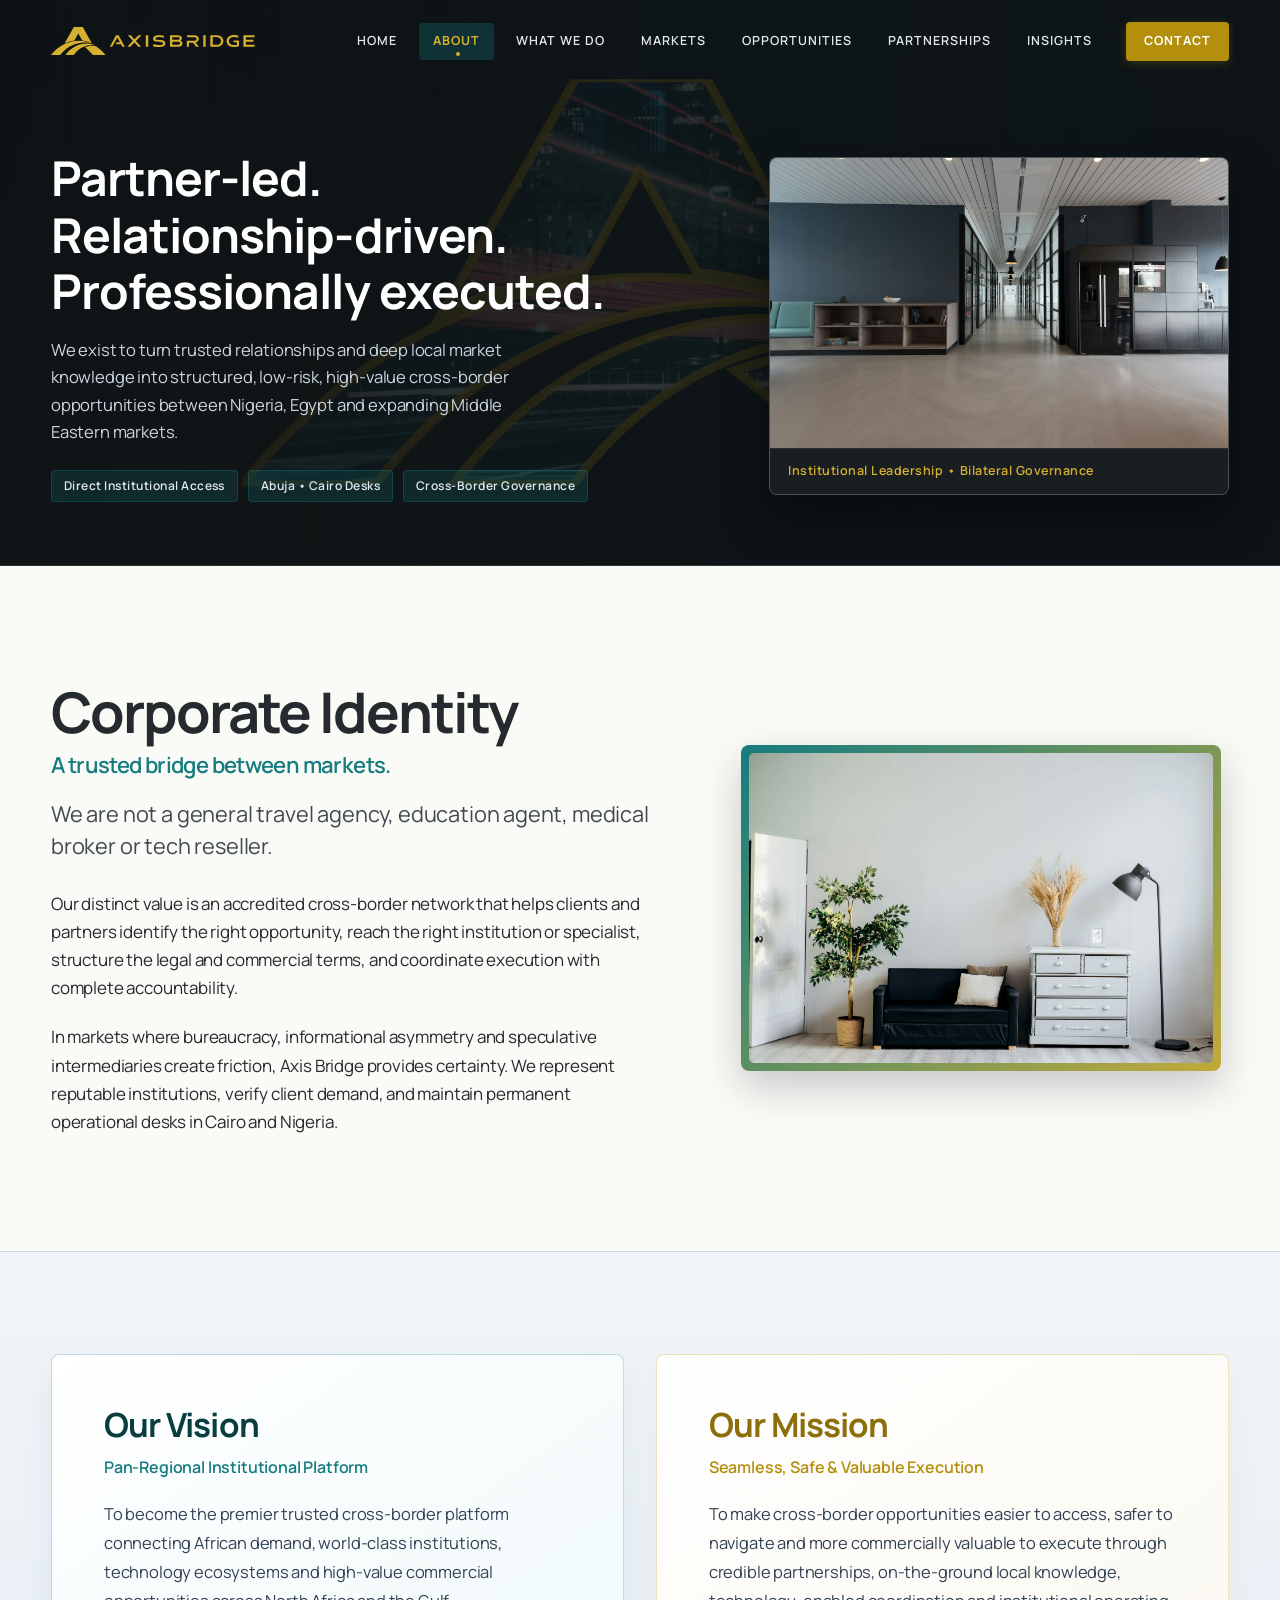
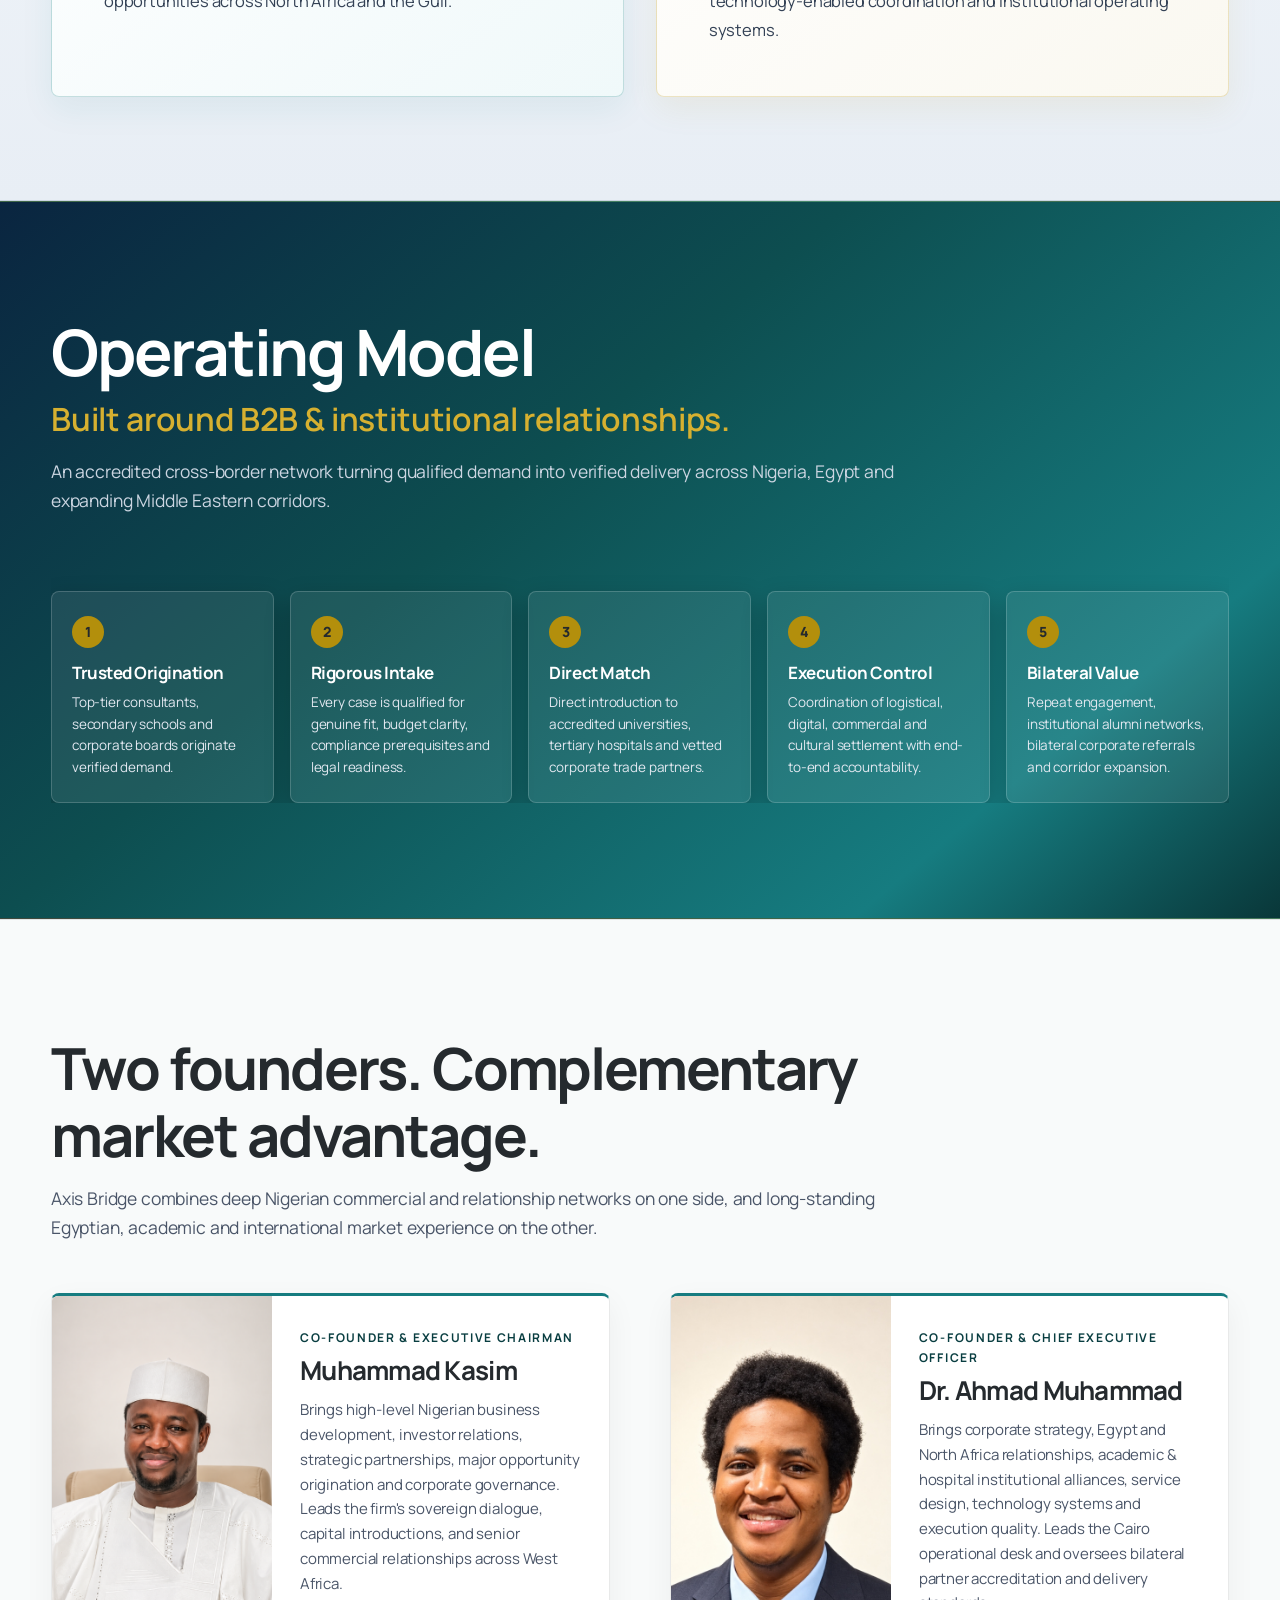
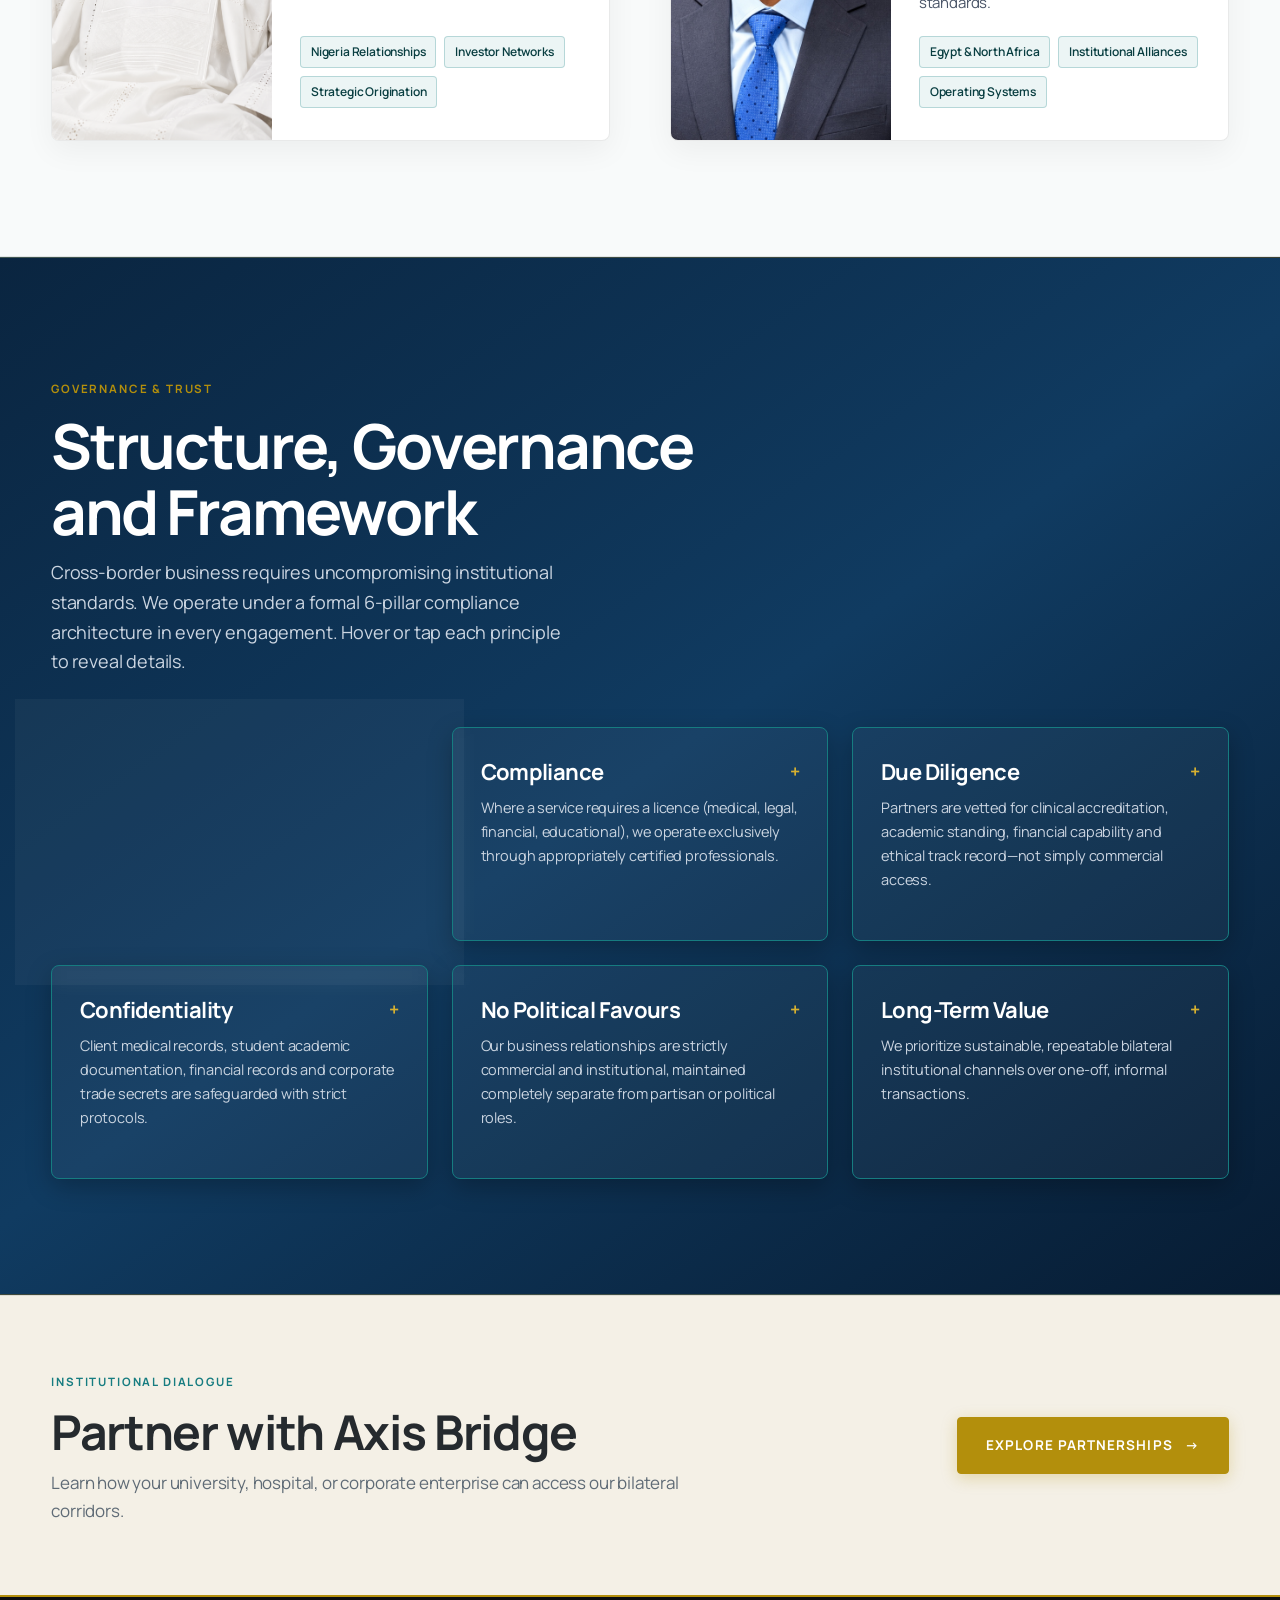
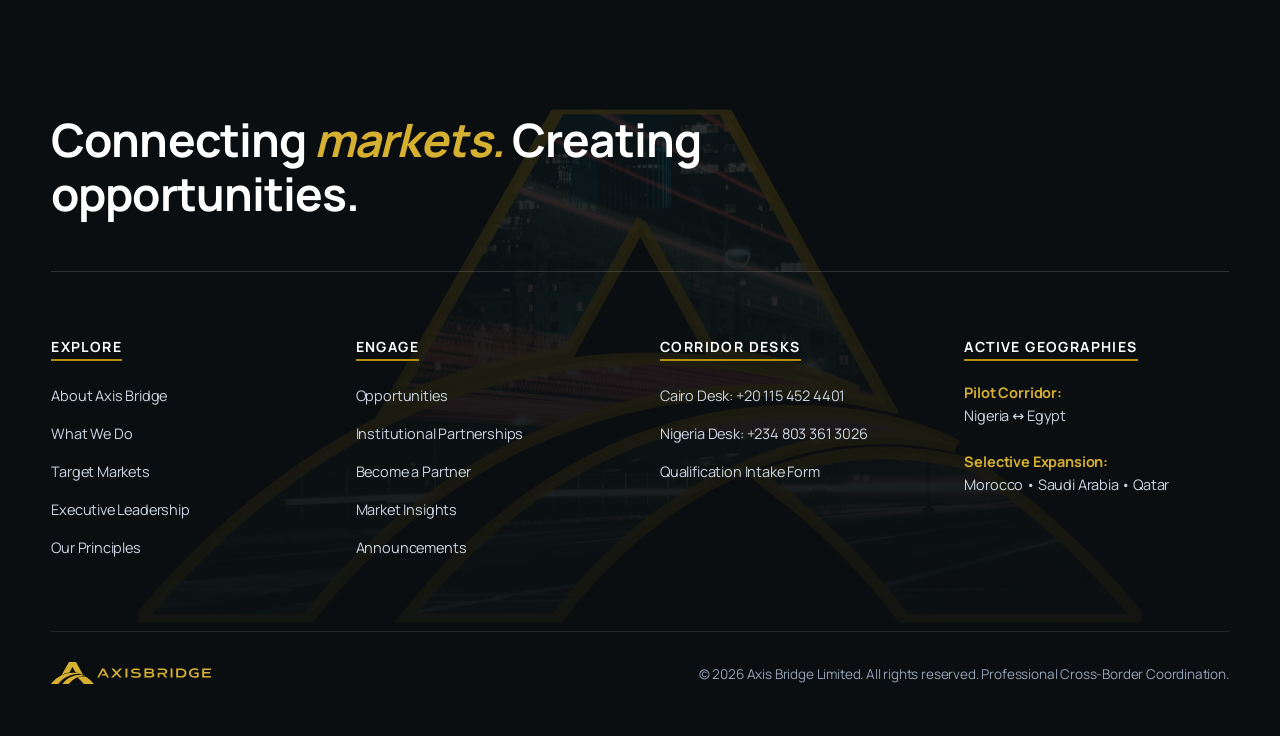
<file: about.html>
<!DOCTYPE html>
<html lang="en">
<head>
  <meta charset="utf-8">
  <meta name="viewport" content="width=device-width, initial-scale=1, viewport-fit=cover">
  <title>About Us — Axis Bridge</title>
  <meta name="description" content="Axis Bridge is a partner-led, relationship-driven cross-border business connecting African demand with international institutions. Learn about our leadership, vision, and operating model.">
  
  <meta property="og:type" content="website">
  <meta property="og:title" content="About Axis Bridge — Partner-led. Relationship-driven.">
  <meta property="og:description" content="Building trusted cross-border channels across education, healthcare, tourism, trade, and technology.">
  <meta property="og:image" content="assets/images/boardroom.jpg">
  
  <link rel="preconnect" href="https://api.fontshare.com">
  <link rel="preconnect" href="https://fonts.googleapis.com">
  <link rel="preconnect" href="https://fonts.gstatic.com" crossorigin>
  <link rel="stylesheet" href="assets/css/main.css">
</head>
<body>

  <!-- SVG Global Symbol Definitions -->
  <svg width="0" height="0" style="position:absolute;display:none" aria-hidden="true">
    <symbol id="lg" viewBox="847.1 731.6 656.4 90.2">
      <path fill="currentColor" d="M 978.46875 783.882812 C 975.941406 783.429688 973.449219 782.769531 970.910156 782.359375 C 954.722656 779.71875 936.734375 781.960938 921.445312 787.707031 C 903.488281 794.457031 888.191406 806.359375 876.554688 821.496094 C 875.777344 821.558594 874.996094 821.5 874.21875 821.511719 C 866.019531 821.671875 857.613281 821.664062 849.386719 821.660156 C 848.675781 821.660156 847.859375 821.386719 847.101562 821.515625 C 863.570312 801.566406 885.171875 785.367188 910.601562 778.957031 C 928.1875 774.523438 945.445312 774.738281 963.070312 778.824219 C 966.492188 779.621094 969.847656 780.640625 973.238281 781.53125 L 967.6875 779.179688 C 961.222656 776.902344 954.480469 775.390625 947.644531 774.710938 L 935.234375 752.429688 L 934.941406 752.261719 L 922.484375 774.699219 C 911.609375 776.285156 900.910156 779.238281 891.023438 784.015625 L 920.914062 731.640625 L 949.65625 731.734375 Z M 978.46875 783.882812 M 1022.910156 821.515625 C 1022.265625 821.429688 1021.652344 821.65625 1021.015625 821.65625 C 1008.8125 821.65625 996.484375 821.398438 984.289062 821.652344 C 983.496094 821.671875 981.890625 821.828125 981.34375 821.320312 C 975.785156 813.910156 969.378906 807.117188 962.191406 801.265625 C 960.15625 799.613281 957.984375 798.128906 955.988281 796.429688 C 959.515625 795.28125 963.027344 794.066406 966.679688 793.335938 C 973.773438 791.910156 981.054688 791.914062 988.167969 793.199219 C 989.574219 793.453125 992.261719 793.902344 993.5 794.40625 C 994.441406 794.789062 996.644531 796.546875 997.59375 797.238281 C 1007.023438 804.121094 1015.574219 812.457031 1022.910156 821.515625 M 990.496094 791.070312 C 963.246094 784.5 935.929688 800.011719 920.265625 821.5625 C 918.867188 821.5 917.453125 821.507812 916.046875 821.511719 C 911.414062 821.53125 906.714844 821.53125 902.070312 821.511719 C 899.304688 821.5 896.535156 821.535156 893.765625 821.515625 C 906.503906 804.664062 924.714844 791.203125 945.65625 786.691406 C 959.535156 783.703125 975.699219 784.285156 988.753906 790.132812 C 989.308594 790.382812 990.0625 790.679688 990.496094 791.070312 M 1237.839844 778.996094 L 1237.839844 788.410156 L 1238.1875 788.757812 L 1257.964844 788.757812 C 1258.238281 788.757812 1259.734375 788.261719 1260.101562 788.105469 C 1263.90625 786.480469 1263.921875 781.441406 1260.332031 779.648438 C 1260.117188 779.542969 1258.753906 778.996094 1258.664062 778.996094 Z M 1237.839844 772.71875 L 1257.5 772.71875 C 1257.660156 772.71875 1259.3125 772.128906 1259.558594 771.988281 C 1262.695312 770.175781 1261.949219 765.796875 1258.503906 764.742188 C 1258.269531 764.667969 1256.914062 764.351562 1256.800781 764.351562 L 1238.1875 764.351562 L 1237.839844 764.699219 Z M 1230.394531 758.421875 L 1231.195312 758.0625 C 1240.046875 759.21875 1257.460938 755.601562 1264.808594 760.535156 C 1270.046875 764.054688 1270.296875 771.292969 1265.140625 775.003906 C 1264.648438 775.359375 1263.746094 775.320312 1263.898438 775.96875 C 1272.523438 778.511719 1273.039062 789.519531 1265.070312 793.53125 C 1262.597656 794.777344 1259.976562 794.9375 1257.277344 795.277344 L 1230.394531 795.265625 Z M 1230.394531 758.421875 M 1474.921875 764.582031 L 1474.921875 772.71875 L 1499.121094 772.71875 L 1499.121094 778.996094 L 1474.921875 778.996094 L 1474.921875 788.410156 L 1475.273438 788.757812 L 1503.542969 788.757812 L 1503.542969 795.265625 L 1467.011719 795.265625 L 1467.011719 758.421875 L 1467.363281 758.074219 L 1503.191406 758.074219 L 1503.542969 758.421875 L 1503.542969 764.234375 L 1503.191406 764.582031 Z M 1474.921875 764.582031 M 1368.132812 788.988281 L 1382.441406 788.988281 C 1396.3125 788.988281 1399.476562 768.65625 1386.09375 765.117188 C 1382.347656 764.125 1372.828125 763.882812 1368.933594 764.339844 C 1368.59375 764.378906 1368.335938 764.367188 1368.132812 764.699219 Z M 1360.453125 758.65625 C 1360.476562 758.578125 1360.816406 758.246094 1360.921875 758.195312 C 1367.871094 758.269531 1375.28125 757.683594 1382.21875 758.066406 C 1395.695312 758.804688 1405.601562 768.433594 1401.460938 782.425781 C 1396.394531 799.558594 1374.683594 794.5 1361.257812 795.277344 L 1360.453125 794.917969 Z M 1360.453125 758.65625 M 1188.464844 758.140625 C 1193.875 757.617188 1201.820312 757.90625 1207.171875 758.84375 C 1207.785156 758.953125 1211.746094 759.761719 1211.773438 760.046875 L 1209.539062 765.960938 C 1203.527344 764.414062 1196.941406 763.953125 1190.726562 764.351562 C 1188.171875 764.515625 1183.574219 765.125 1183.386719 768.425781 C 1183.203125 771.679688 1187.097656 772.402344 1189.566406 772.714844 C 1199.074219 773.921875 1217.21875 771.585938 1215.480469 786.523438 C 1214.214844 797.347656 1194.714844 796.589844 1187.03125 795.703125 C 1182.941406 795.226562 1178.878906 794.132812 1175.121094 792.488281 L 1177.953125 786.464844 C 1180.769531 787.554688 1183.617188 788.601562 1186.609375 789.148438 C 1191.273438 790 1202.867188 790.816406 1206.539062 787.589844 C 1209.039062 785.398438 1207.925781 782.140625 1205.03125 780.972656 C 1199.984375 778.933594 1190.988281 780.128906 1184.976562 778.695312 C 1170.460938 775.222656 1174.144531 759.53125 1188.464844 758.140625 M 1452.820312 792.710938 C 1450.648438 793.667969 1448.601562 794.570312 1446.265625 795.109375 C 1434.730469 797.765625 1418.125 795.964844 1413.730469 783.066406 C 1409.585938 770.910156 1417.25 760.363281 1429.273438 757.910156 C 1436.554688 756.425781 1445.417969 757.042969 1451.871094 760.785156 L 1449.09375 766.441406 C 1438.382812 760.742188 1418.921875 762.386719 1420.484375 778.410156 C 1421.519531 789.066406 1433.605469 790.789062 1442.195312 789.417969 C 1443.394531 789.226562 1444.847656 789.105469 1445.839844 788.410156 L 1445.839844 781.085938 L 1435.140625 781.085938 L 1435.140625 774.808594 L 1452.472656 774.808594 L 1452.820312 775.160156 Z M 1452.820312 792.710938 M 1310.082031 775.972656 C 1318.621094 775.070312 1317.726562 764.484375 1309.625 764.34375 L 1287.316406 764.3125 L 1284.890625 760.695312 L 1284.601562 758.304688 L 1308.230469 758.0625 C 1317.351562 757.53125 1326.84375 764.9375 1322.496094 774.660156 C 1320.40625 779.339844 1317.503906 779.71875 1313.308594 781.296875 C 1313.0625 781.390625 1312.914062 781.179688 1312.992188 781.664062 L 1323.691406 795.265625 L 1314.386719 795.265625 L 1304.730469 782.015625 L 1291.585938 782.015625 L 1291.585938 795.265625 L 1284.605469 795.265625 L 1284.605469 775.972656 Z M 1310.082031 775.972656 M 1138.722656 758.308594 L 1120.59375 776.585938 L 1137.5625 795.265625 L 1128.371094 795.265625 L 1115.808594 781.554688 L 1102.546875 795.265625 L 1093.121094 795.265625 L 1110.773438 776.28125 L 1094.519531 758.308594 L 1103.941406 758.308594 C 1107.335938 761.960938 1110.515625 765.851562 1113.941406 769.46875 C 1114.25 769.792969 1115.695312 771.363281 1116.007812 771.308594 L 1128.835938 758.308594 Z M 1138.722656 758.308594 M 1084.980469 795.265625 L 1077.183594 795.265625 L 1072.648438 786.898438 L 1055.429688 786.898438 L 1058.210938 781.253906 C 1058.316406 781.117188 1058.6875 780.855469 1058.804688 780.855469 L 1069.160156 780.855469 L 1060.898438 765.050781 L 1044.378906 795.265625 L 1036.585938 795.265625 L 1056.472656 758.535156 C 1056.652344 758.296875 1056.90625 758.324219 1057.164062 758.292969 C 1058.015625 758.191406 1064.558594 758.222656 1064.972656 758.421875 Z M 1084.980469 795.265625 M 1160.363281 795.265625 L 1152.449219 795.265625 L 1152.449219 758.304688 L 1160.363281 758.304688 Z M 1160.363281 795.265625 M 1345.328125 795.265625 L 1337.652344 795.265625 L 1337.652344 758.304688 L 1345.328125 758.304688 Z M 1345.328125 795.265625 "/>
    </symbol>
    <symbol id="mk" viewBox="847 732 176 90">
      <path d="M 978.46875 783.882812 C 975.941406 783.429688 973.449219 782.769531 970.910156 782.359375 C 954.722656 779.71875 936.734375 781.960938 921.445312 787.707031 C 903.488281 794.457031 888.191406 806.359375 876.554688 821.496094 C 875.777344 821.558594 874.996094 821.5 874.21875 821.511719 C 866.019531 821.671875 857.613281 821.664062 849.386719 821.660156 C 848.675781 821.660156 847.859375 821.386719 847.101562 821.515625 C 863.570312 801.566406 885.171875 785.367188 910.601562 778.957031 C 928.1875 774.523438 945.445312 774.738281 963.070312 778.824219 C 966.492188 779.621094 969.847656 780.640625 973.238281 781.53125 L 967.6875 779.179688 C 961.222656 776.902344 954.480469 775.390625 947.644531 774.710938 L 935.234375 752.429688 L 934.941406 752.261719 L 922.484375 774.699219 C 911.609375 776.285156 900.910156 779.238281 891.023438 784.015625 L 920.914062 731.640625 L 949.65625 731.734375 Z M 1022.910156 821.515625 C 1022.265625 821.429688 1021.652344 821.65625 1021.015625 821.65625 C 1008.8125 821.65625 996.484375 821.398438 984.289062 821.652344 C 983.496094 821.671875 981.890625 821.828125 981.34375 821.320312 C 975.785156 813.910156 969.378906 807.117188 962.191406 801.265625 C 960.15625 799.613281 957.984375 798.128906 955.988281 796.429688 C 959.515625 795.28125 963.027344 794.066406 966.679688 793.335938 C 973.773438 791.910156 981.054688 791.914062 988.167969 793.199219 C 989.574219 793.453125 992.261719 793.902344 993.5 794.40625 C 994.441406 794.789062 996.644531 796.546875 997.59375 797.238281 C 1007.023438 804.121094 1015.574219 812.457031 1022.910156 821.515625 M 990.496094 791.070312 C 963.246094 784.5 935.929688 800.011719 920.265625 821.5625 C 918.867188 821.5 917.453125 821.507812 916.046875 821.511719 C 911.414062 821.53125 906.714844 821.53125 902.070312 821.511719 C 899.304688 821.5 896.535156 821.535156 893.765625 821.515625 C 906.503906 804.664062 924.714844 791.203125 945.65625 786.691406 C 959.535156 783.703125 975.699219 784.285156 988.753906 790.132812 C 989.308594 790.382812 990.0625 790.679688 990.496094 791.070312"/>
    </symbol>
  </svg>

  <!-- Site Header -->
  <header class="site-header" id="mainHeader">
    <a href="index.html" class="brand" aria-label="Axis Bridge Home">
      <svg viewBox="0 0 656.4 90.2" aria-hidden="true"><use href="#lg"/></svg>
    </a>
    <button class="mobile-toggle" aria-expanded="false" aria-controls="primaryNav">Menu</button>
    <nav class="primary-nav" id="primaryNav" aria-label="Primary Navigation">
      <a href="index.html">Home</a>
      <a href="about.html">About</a>
      <a href="what-we-do.html">What We Do</a>
      <a href="markets.html">Markets</a>
      <a href="opportunities.html">Opportunities</a>
      <a href="partnerships.html">Partnerships</a>
      <a href="insights.html">Insights</a>
      <a href="contact.html" class="nav-cta">Contact</a>
    </nav>
  </header>

  <main id="mainContent">
    <!-- PAGE HERO: BALANCED ARCHITECTURAL EDITORIAL COMPOSITION -->
    <section class="page-hero">
    <div class="page-hero-backdrop" aria-hidden="true">
      <svg viewBox="0 0 1600 650" preserveAspectRatio="xMidYMid slice" class="page-hero-pattern-svg">
        <defs>
          <mask id="heroPageMask">
            <rect width="1600" height="650" fill="#000"/>
            <g fill="#fff" transform="translate(800 325) scale(5.2) translate(-935 -777)">
              <use href="#mk" x="847" y="732" width="176" height="90"/>
            </g>
          </mask>
          <linearGradient id="pageHeroTint" x1="0" y1="0" x2="1" y2="1">
            <stop offset="0%" stop-color="#0A2540" stop-opacity="0.8"/>
            <stop offset="50%" stop-color="#167C80" stop-opacity="0.65"/>
            <stop offset="100%" stop-color="#14181B" stop-opacity="0.85"/>
          </linearGradient>
        </defs>
        <!-- Actual Large Architectural Bridge Photograph from Hero -->
        <image href="assets/images/hero_bridge_wide.jpg" width="1600" height="650" preserveAspectRatio="xMidYMid slice" mask="url(#heroPageMask)" opacity="0.65"/>
        <rect width="1600" height="650" fill="url(#pageHeroTint)" mask="url(#heroPageMask)" style="mix-blend-mode: overlay;"/>
        <g fill="none" stroke="#B38F0C" stroke-width="2" opacity="0.75" transform="translate(800 325) scale(5.2) translate(-935 -777)">
          <use href="#mk" x="847" y="732" width="176" height="90"/>
        </g>
      </svg>
      <div class="page-hero-gradient-overlay"></div>
    </div>
    
      <div class="container">
        <div class="page-hero-grid">
          <div class="page-hero-text hero-animate-in">
            <h1 class="display-title" style="font-size: clamp(34px, 4.2vw, 48px); line-height: 1.18; margin-bottom: 16px;">Partner-led. Relationship-driven. Professionally executed.</h1>
            <p class="lead-text">
              We exist to turn trusted relationships and deep local market knowledge into structured, low-risk, high-value cross-border opportunities between Nigeria, Egypt and expanding Middle Eastern markets.
            </p>
            <div class="hero-meta-strip">
              <span class="meta-tag">Direct Institutional Access</span>
              <span class="meta-tag">Abuja &bull; Cairo Desks</span>
              <span class="meta-tag">Cross-Border Governance</span>
            </div>
          </div>
          <div class="page-hero-media hero-animate-in">
            <div class="hero-image-card">
              <div class="hero-img-wrap">
                <img src="assets/images/boardroom.jpg" alt="Axis Bridge Leadership and Governance" loading="lazy">
              </div>
              <div class="hero-image-caption">
                Institutional Leadership &bull; Bilateral Governance
              </div>
            </div>
          </div>
        </div>
      </div>
    </section>

    <!-- SECTION: WHO WE ARE (DETAIL) -->
    <section class="section" id="who-we-are">
      <div class="container">
        <div class="who-we-are-grid">
          <div class="reveal" style="max-width: 680px;">
            <h2 class="display-title" style="color: var(--charcoal); font-size: clamp(38px, 4.8vw, 56px); margin-bottom: 12px; font-weight: 700;">Corporate Identity</h2>
            <h3 style="font-size: 22px; color: var(--teal); font-weight: 600; margin-bottom: 20px;">A trusted bridge between markets.</h3>
            <p class="lead-text">
              We are not a general travel agency, education agent, medical broker or tech reseller.
            </p>
            <p>
              Our distinct value is an accredited cross-border network that helps clients and partners identify the right opportunity, reach the right institution or specialist, structure the legal and commercial terms, and coordinate execution with complete accountability.
            </p>
            <p>
              In markets where bureaucracy, informational asymmetry and speculative intermediaries create friction, Axis Bridge provides certainty. We represent reputable institutions, verify client demand, and maintain permanent operational desks in Cairo and Nigeria.
            </p>
          </div>

          <div class="reveal">
            <!-- Clean Photograph with Animated Colorful Geometric Frame (Zero Text Overlays) -->
            <div class="image-frame-geometric">
              <div class="image-frame-inner">
                <img src="assets/images/bridge_arch.jpg" alt="Axis Bridge architectural connectivity" loading="lazy">
              </div>
            </div>
          </div>
        </div>
      </div>
    </section>

            <!-- SECTION: VISION & MISSION (Clearly Separated Section with Attractive Subtle Backgrounds & No Icons) -->
    <section class="section" id="vision-mission" style="background: linear-gradient(180deg, #F1F5F9 0%, #E8EEF5 100%) !important; border-top: 1px solid #CBD5E1; border-bottom: 1px solid #CBD5E1; padding: clamp(80px, 8vw, 110px) 0;">
      <div class="container">
        <div class="mission-vision-cards-grid reveal">
          <!-- Card 1: Our Vision -->
          <div class="mv-card mv-card-vision" style="background: linear-gradient(145deg, #FFFFFF 0%, #F0F9FA 100%) !important; border: 1px solid rgba(22, 124, 128, 0.25) !important; box-shadow: 0 12px 32px rgba(22, 124, 128, 0.08) !important; padding: clamp(38px, 4.5vw, 52px);">
            <h3 class="mv-title" style="color: var(--teal-deep); font-size: clamp(28px, 2.6vw, 36px); margin-bottom: 10px;">Our Vision</h3>
            <div class="mv-subtitle" style="color: var(--teal); font-weight: 600; font-size: 16px; margin-bottom: 20px;">Pan-Regional Institutional Platform</div>
            <p class="mv-desc" style="color: #334155; font-size: 16.5px; line-height: 1.75;">
              To become the premier trusted cross-border platform connecting African demand, world-class institutions, technology ecosystems and high-value commercial opportunities across North Africa and the Gulf.
            </p>
          </div>

          <!-- Card 2: Our Mission -->
          <div class="mv-card mv-card-mission" style="background: linear-gradient(145deg, #FFFFFF 0%, #FAF8F0 100%) !important; border: 1px solid rgba(179, 143, 12, 0.25) !important; box-shadow: 0 12px 32px rgba(179, 143, 12, 0.08) !important; padding: clamp(38px, 4.5vw, 52px);">
            <h3 class="mv-title" style="color: #8C6F0A; font-size: clamp(28px, 2.6vw, 36px); margin-bottom: 10px;">Our Mission</h3>
            <div class="mv-subtitle" style="color: #B38F0C; font-weight: 600; font-size: 16px; margin-bottom: 20px;">Seamless, Safe &amp; Valuable Execution</div>
            <p class="mv-desc" style="color: #334155; font-size: 16.5px; line-height: 1.75;">
              To make cross-border opportunities easier to access, safer to navigate and more commercially valuable to execute through credible partnerships, on-the-ground local knowledge, technology-enabled coordination and institutional operating systems.
            </p>
          </div>
        </div>
      </div>
    </section>

    <!-- SECTION: HOW WE WORK (Structured Non-Overflowing Operations Framework) -->
    <section class="section section-operations-brand" id="how-we-work">
      <div class="container">
        <div class="reveal" style="max-width: 1000px; margin-bottom: 36px;">
          <h2 class="display-title" style="color: #FFFFFF; font-size: clamp(40px, 5.2vw, 64px); line-height: 1.1; margin-bottom: 12px; font-family: var(--font-display);">Operating Model</h2>
          <p class="lead-text" style="color: var(--gold-light); font-weight: 600; font-size: clamp(22px, 2.6vw, 32px); line-height: 1.3; margin-bottom: 16px;">
            Built around B2B &amp; institutional relationships.
          </p>
          <p style="color: #CBD5E1; font-size: 17.5px; line-height: 1.65; max-width: 860px; margin: 0;">
            An accredited cross-border network turning qualified demand into verified delivery across Nigeria, Egypt and expanding Middle Eastern corridors.
          </p>
        </div>

        <!-- Five Structured Differentiated Stages with Contained Dimensions (Zero Overflow) -->
        <div class="operations-framework-wrap reveal">
          <div class="operations-stages-flow">
            <div class="operations-stage-card">
              <div class="stage-num-badge">1</div>
              <h4>Trusted Origination</h4>
              <p>Top-tier consultants, secondary schools and corporate boards originate verified demand.</p>
            </div>

            <div class="operations-stage-card">
              <div class="stage-num-badge">2</div>
              <h4>Rigorous Intake</h4>
              <p>Every case is qualified for genuine fit, budget clarity, compliance prerequisites and legal readiness.</p>
            </div>

            <div class="operations-stage-card">
              <div class="stage-num-badge">3</div>
              <h4>Direct Match</h4>
              <p>Direct introduction to accredited universities, tertiary hospitals and vetted corporate trade partners.</p>
            </div>

            <div class="operations-stage-card">
              <div class="stage-num-badge">4</div>
              <h4>Execution Control</h4>
              <p>Coordination of logistical, digital, commercial and cultural settlement with end-to-end accountability.</p>
            </div>

            <div class="operations-stage-card">
              <div class="stage-num-badge">5</div>
              <h4>Bilateral Value</h4>
              <p>Repeat engagement, institutional alumni networks, bilateral corporate referrals and corridor expansion.</p>
            </div>
          </div>
        </div>
      </div>
    </section>

            <!-- SECTION: EXECUTIVE LEADERSHIP (Clean Light Background & Crisp Typography) -->
    <section class="section section-founders-light" id="leadership">
      <div class="container">
        <div class="reveal" style="max-width: 100%; margin-bottom: 50px;">
          
          <h2 class="display-title" style="color: var(--charcoal); font-size: clamp(38px, 4.8vw, 58px); line-height: 1.15; margin-bottom: 16px;">Two founders. Complementary market advantage.</h2>
          <p class="lead-text" style="color: #4A5568; font-size: 17.5px; line-height: 1.65; max-width: 840px; margin: 0; font-weight: 400;">
            Axis Bridge combines deep Nigerian commercial and relationship networks on one side, and long-standing Egyptian, academic and international market experience on the other.
          </p>
        </div>

        <div class="leadership-grid-modern reveal">
          <!-- Founder 1: Muhammad Kasim (Suit Photo) -->
          <div class="leader-card-modern">
            <div class="leader-portrait-wrap">
              <img src="assets/images/dr_ahmad_muhammad.jpg" alt="Muhammad Kasim — Co-Founder &amp; Executive Chairman" class="leader-portrait-img">
            </div>
            <div class="leader-bio-wrap">
              <div>
                <span class="leader-role">Co-Founder &amp; Executive Chairman</span>
                <h3>Muhammad Kasim</h3>
                <p>
                  Brings high-level Nigerian business development, investor relations, strategic partnerships, major opportunity origination and corporate governance. Leads the firm's sovereign dialogue, capital introductions, and senior commercial relationships across West Africa.
                </p>
              </div>
              <div class="leader-tags">
                <span>Nigeria Relationships</span>
                <span>Investor Networks</span>
                <span>Strategic Origination</span>
              </div>
            </div>
          </div>

          <!-- Founder 2: Dr. Ahmad Muhammad (White Attire Photo) -->
          <div class="leader-card-modern">
            <div class="leader-portrait-wrap">
              <img src="assets/images/muhammad_kasim.png" alt="Dr. Ahmad Muhammad — Co-Founder &amp; Chief Executive Officer" class="leader-portrait-img">
            </div>
            <div class="leader-bio-wrap">
              <div>
                <span class="leader-role">Co-Founder &amp; Chief Executive Officer</span>
                <h3>Dr. Ahmad Muhammad</h3>
                <p>
                  Brings corporate strategy, Egypt and North Africa relationships, academic &amp; hospital institutional alliances, service design, technology systems and execution quality. Leads the Cairo operational desk and oversees bilateral partner accreditation and delivery standards.
                </p>
              </div>
              <div class="leader-tags">
                <span>Egypt &amp; North Africa</span>
                <span>Institutional Alliances</span>
                <span>Operating Systems</span>
              </div>
            </div>
          </div>
        </div>
      </div>
    </section>

            <!-- SECTION: OUR OPERATING PRINCIPLES (Redesigned with Approved Axis Bridge Blue #0A2540) -->
    <section class="section" id="our-principles" style="background: linear-gradient(145deg, #0A2540 0%, #103B61 50%, #071C33 100%) !important; color: #FFFFFF; border-top: 1px solid rgba(214, 176, 48, 0.25); border-bottom: 1px solid rgba(214, 176, 48, 0.25);">
      <div class="container">
        <div class="reveal" style="max-width: 820px; margin-bottom: 50px;">
          <div class="kicker kicker-gold">Governance &amp; Trust</div>
          <h2 class="display-title" style="color: #FFFFFF; font-size: clamp(38px, 5vw, 62px); margin-bottom: 14px; font-family: var(--font-display);">Structure, Governance and Framework</h2>
          <p class="lead-text" style="color: #CBD5E1; font-size: 18px; line-height: 1.65; margin: 0;">
            Cross-border business requires uncompromising institutional standards. We operate under a formal 6-pillar compliance architecture in every engagement. Hover or tap each principle to reveal details.
          </p>
        </div>

        <div class="governance-framework-grid reveal">
          <!-- 01 Transparency -->
          <div class="gov-card-interactive-full" tabindex="0" onclick="this.classList.toggle('is-active')">
            <h3>Transparency <span class="expand-icon" aria-hidden="true">+</span></h3>
            <p class="gov-main-p">Clear, upfront fee structures, documented scope of work, and professional invoicing. No hidden markups or opaque referral kickbacks.</p>
            <div class="gov-card-expandable-content">
              <ul>
                <li>Full commercial scope document</li>
                <li>Itemized institutional invoices</li>
                <li>Zero undisclosed broker fees</li>
              </ul>
            </div>
          </div>

          <!-- 02 Compliance -->
          <div class="gov-card-interactive-full" tabindex="0" onclick="this.classList.toggle('is-active')">
            <h3>Compliance <span class="expand-icon" aria-hidden="true">+</span></h3>
            <p class="gov-main-p">Where a service requires a licence (medical, legal, financial, educational), we operate exclusively through appropriately certified professionals.</p>
            <div class="gov-card-expandable-content">
              <ul>
                <li>Ministry-accredited university pathways</li>
                <li>GAHAR &amp; MoH hospital compliance</li>
                <li>Binding bilateral legal contracts</li>
              </ul>
            </div>
          </div>

          <!-- 03 Due Diligence -->
          <div class="gov-card-interactive-full" tabindex="0" onclick="this.classList.toggle('is-active')">
            <h3>Due Diligence <span class="expand-icon" aria-hidden="true">+</span></h3>
            <p class="gov-main-p">Partners are vetted for clinical accreditation, academic standing, financial capability and ethical track record—not simply commercial access.</p>
            <div class="gov-card-expandable-content">
              <ul>
                <li>Verified corporate registrations</li>
                <li>Institutional pedigree checks</li>
                <li>Regulatory standing validation</li>
              </ul>
            </div>
          </div>

          <!-- 04 Confidentiality -->
          <div class="gov-card-interactive-full" tabindex="0" onclick="this.classList.toggle('is-active')">
            <h3>Confidentiality <span class="expand-icon" aria-hidden="true">+</span></h3>
            <p class="gov-main-p">Client medical records, student academic documentation, financial records and corporate trade secrets are safeguarded with strict protocols.</p>
            <div class="gov-card-expandable-content">
              <ul>
                <li>Encrypted document transmission</li>
                <li>Strict non-disclosure agreements</li>
                <li>Data privacy compliance</li>
              </ul>
            </div>
          </div>

          <!-- 05 No Political Favours -->
          <div class="gov-card-interactive-full" tabindex="0" onclick="this.classList.toggle('is-active')">
            <h3>No Political Favours <span class="expand-icon" aria-hidden="true">+</span></h3>
            <p class="gov-main-p">Our business relationships are strictly commercial and institutional, maintained completely separate from partisan or political roles.</p>
            <div class="gov-card-expandable-content">
              <ul>
                <li>Sovereign-neutral institutional channels</li>
                <li>Merit-based university admissions</li>
                <li>Objective clinical triage matching</li>
              </ul>
            </div>
          </div>

          <!-- 06 Long-Term Value -->
          <div class="gov-card-interactive-full" tabindex="0" onclick="this.classList.toggle('is-active')">
            <h3>Long-Term Value <span class="expand-icon" aria-hidden="true">+</span></h3>
            <p class="gov-main-p">We prioritize sustainable, repeatable bilateral institutional channels over one-off, informal transactions.</p>
            <div class="gov-card-expandable-content">
              <ul>
                <li>Multi-year academic partnerships</li>
                <li>Continuous clinical follow-up bridges</li>
                <li>Expanding bilateral trade syndicates</li>
              </ul>
            </div>
          </div>
        </div>
      </div>
    </section>

    <!-- SECTION: CTA BANNER -->
    <section class="section section-sm" style="background-color: var(--paper-warm); border-top: 1px solid var(--border-light);">
      <div class="container" style="display: flex; align-items: center; justify-content: space-between; flex-wrap: wrap; gap: 30px;">
        <div style="max-width: 700px;">
          <div class="kicker">Institutional Dialogue</div>
          <h2 style="font-size: clamp(28px, 3.8vw, 48px); margin-bottom: 10px;">Partner with Axis Bridge</h2>
          <p class="body-muted" style="margin: 0;">Learn how your university, hospital, or corporate enterprise can access our bilateral corridors.</p>
        </div>
        <div>
          <a href="partnerships.html" class="btn btn-primary">
            Explore Partnerships <span class="arrow">→</span>
          </a>
        </div>
      </div>
    </section>
  </main>

  <!-- Global Footer with Subtly Repeated Official Logo-Mark Pattern Backdrop -->
    <!-- Global Footer with Hero Bridge Pattern Image Backdrop -->
    <!-- Global Footer with Centered Hero Bridge Pattern Image Backdrop -->
    <!-- Global Footer with Centered Hero Bridge Pattern Image Backdrop -->
  <footer class="site-footer">
    <div class="footer-pattern-backdrop" aria-hidden="true">
      <svg viewBox="0 0 1600 700" preserveAspectRatio="xMidYMid slice" class="footer-pattern-svg">
        <defs>
          <mask id="footerBridgeMask">
            <rect width="1600" height="700" fill="#000"/>
            <g fill="#fff" transform="translate(800 350) scale(5.4) translate(-935 -777)">
              <use href="#mk" x="847" y="732" width="176" height="90"/>
            </g>
          </mask>
          <linearGradient id="footerTint" x1="0" y1="0" x2="1" y2="1">
            <stop offset="0%" stop-color="#0A2540" stop-opacity="0.75"/>
            <stop offset="50%" stop-color="#167C80" stop-opacity="0.65"/>
            <stop offset="100%" stop-color="#14181B" stop-opacity="0.85"/>
          </linearGradient>
        </defs>
        <!-- Actual Large Architectural Bridge Photograph from Hero -->
        <image href="assets/images/hero_bridge_wide.jpg" width="1600" height="700" preserveAspectRatio="xMidYMid slice" mask="url(#footerBridgeMask)" opacity="0.65"/>
        <!-- Brand color overlay on masked bridge -->
        <rect width="1600" height="700" fill="url(#footerTint)" mask="url(#footerBridgeMask)" style="mix-blend-mode: overlay;"/>
        <!-- Gold architectural outline tracing bridge pattern geometry perfectly centered -->
        <g fill="none" stroke="#B38F0C" stroke-width="2.2" opacity="0.8" transform="translate(800 350) scale(5.4) translate(-935 -777)">
          <use href="#mk" x="847" y="732" width="176" height="90"/>
        </g>
      </svg>
      <div class="footer-overlay-gradient"></div>
    </div>
    <div class="container">
      <div class="footer-top">
        <div class="footer-tagline">
          Connecting <em>markets.</em> Creating opportunities.
        </div>
      </div>

      <div class="footer-links-grid">
        <div class="footer-col">
          <h4>Explore</h4>
          <ul>
            <li><a href="about.html">About Axis Bridge</a></li>
            <li><a href="what-we-do.html">What We Do</a></li>
            <li><a href="markets.html">Target Markets</a></li>
            <li><a href="about.html#leadership">Executive Leadership</a></li>
            <li><a href="about.html#our-principles">Our Principles</a></li>
          </ul>
        </div>

        <div class="footer-col">
          <h4>Engage</h4>
          <ul>
            <li><a href="opportunities.html">Opportunities</a></li>
            <li><a href="partnerships.html">Institutional Partnerships</a></li>
            <li><a href="partnerships.html#become-a-partner">Become a Partner</a></li>
            <li><a href="insights.html">Market Insights</a></li>
            <li><a href="insights.html#news">Announcements</a></li>
          </ul>
        </div>

        <div class="footer-col">
          <h4>Corridor Desks</h4>
          <ul>
            <li><a href="https://wa.me/201154524401" target="_blank" rel="noopener">Cairo Desk: +20 115 452 4401</a></li>
            <li><a href="https://wa.me/2348033613026" target="_blank" rel="noopener">Nigeria Desk: +234 803 361 3026</a></li>
            <li><a href="contact.html">Qualification Intake Form</a></li>
          </ul>
        </div>

        <div class="footer-col">
          <h4>Active Geographies</h4>
          <p style="color: #CBD5E1; font-size: 14.5px; line-height: 1.6;">
            <strong style="color: var(--gold-light);">Pilot Corridor:</strong><br>
            Nigeria &harr; Egypt<br><br>
            <strong style="color: var(--gold-light);">Selective Expansion:</strong><br>
            Morocco &bull; Saudi Arabia &bull; Qatar
          </p>
        </div>
      </div>

      <div class="footer-bottom">
        <a href="index.html" class="footer-logo" aria-label="Axis Bridge Home">
          <svg viewBox="0 0 656.4 90.2" style="height: 22px; width: auto;"><use href="#lg"/></svg>
        </a>
        <span>&copy; 2026 Axis Bridge Limited. All rights reserved. Professional Cross-Border Coordination.</span>
      </div>
    </div>
  </footer>

  <script src="assets/js/main.js"></script>
</body>
</html>
</file>
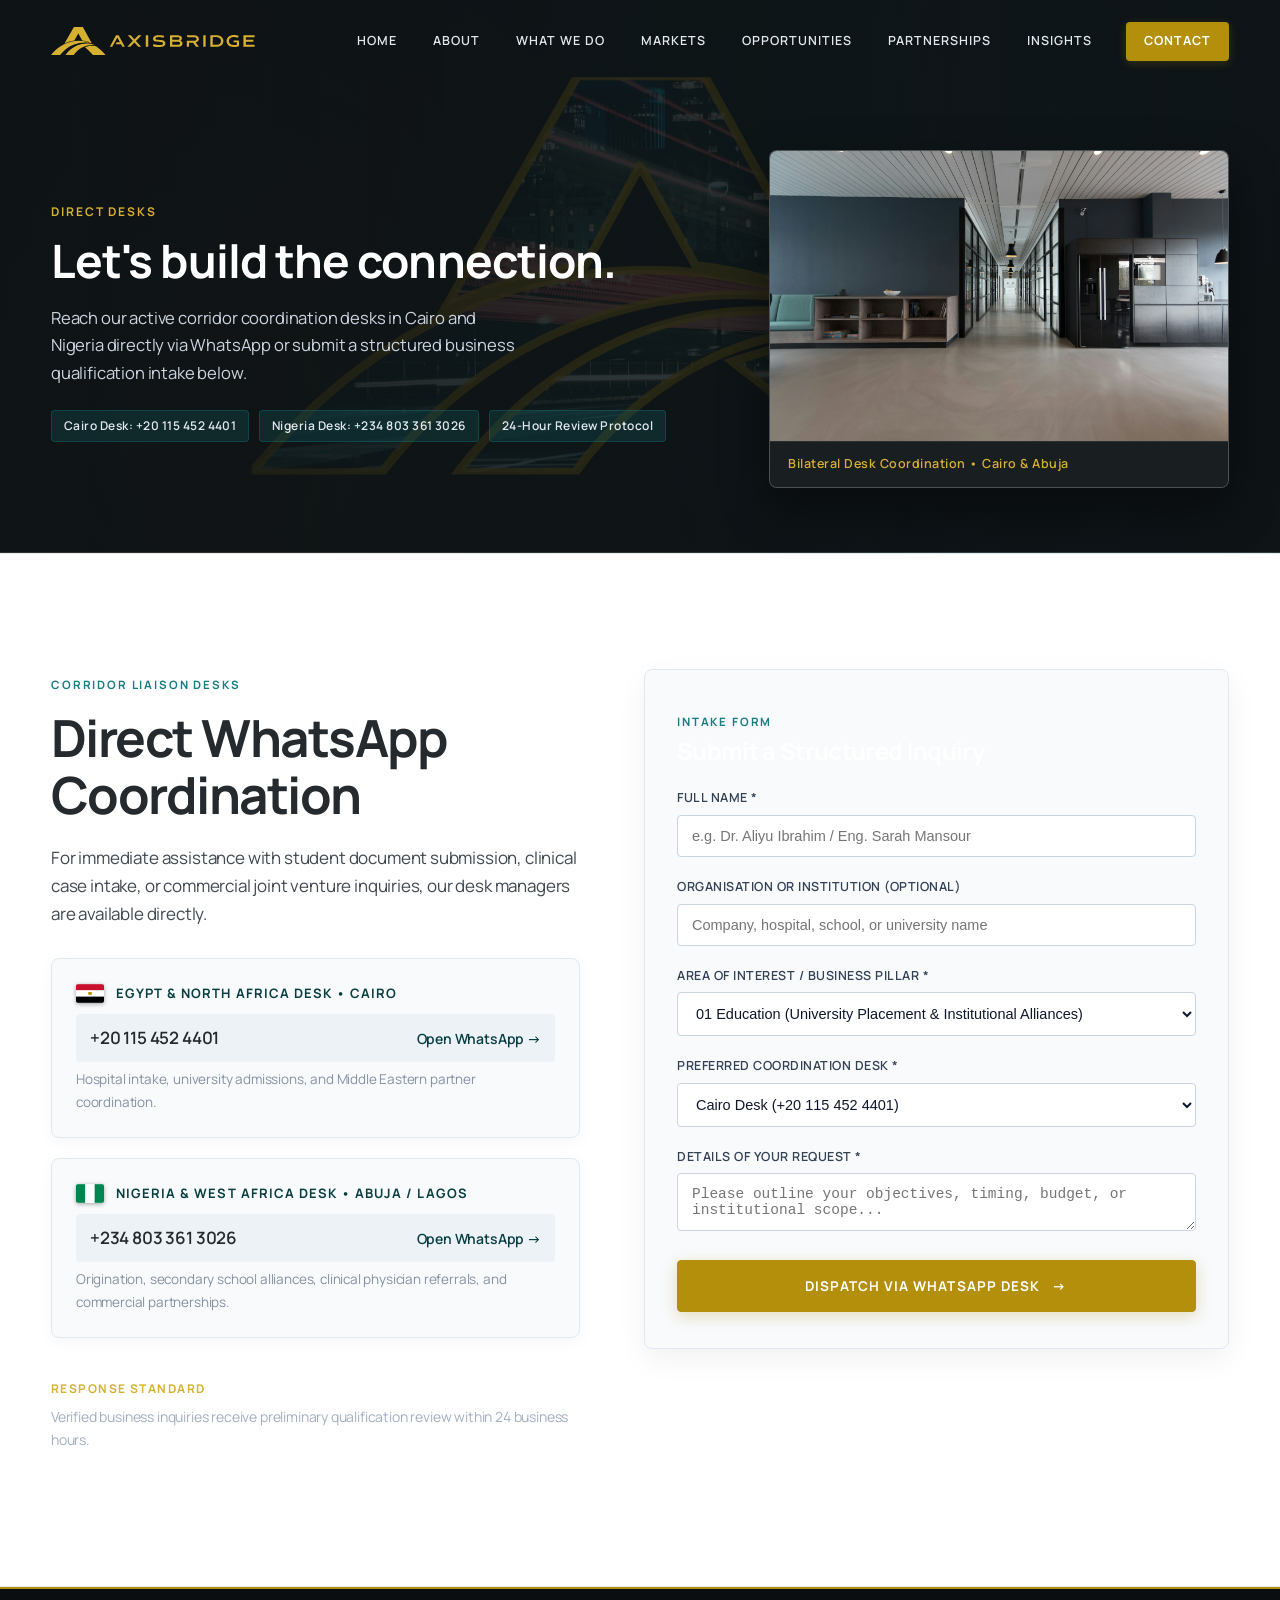
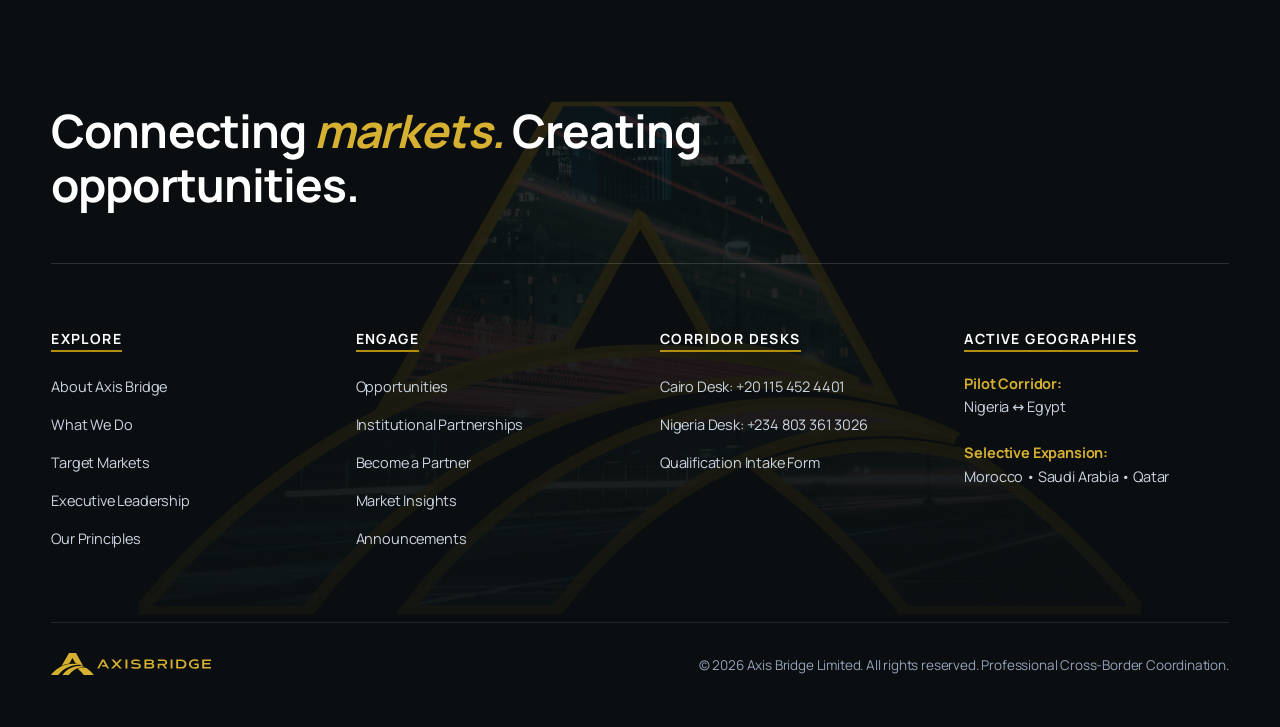
<file: contact.html>
<!DOCTYPE html>
<html lang="en">
<head>
  <meta charset="utf-8">
  <meta name="viewport" content="width=device-width, initial-scale=1, viewport-fit=cover">
  <title>Contact Us — Corridor Coordination Desks | Axis Bridge</title>
  <meta name="description" content="Get in touch with Axis Bridge. Direct WhatsApp access and inquiry intake for the Cairo and Nigeria corridor coordination desks.">
  
  <meta property="og:type" content="website">
  <meta property="og:title" content="Contact Axis Bridge — Coordination Desks">
  <meta property="og:description" content="Connect with our cross-border coordination desks in Cairo and Nigeria.">
  <meta property="og:image" content="assets/images/boardroom.jpg">
  
  <link rel="preconnect" href="https://api.fontshare.com">
  <link rel="preconnect" href="https://fonts.googleapis.com">
  <link rel="preconnect" href="https://fonts.gstatic.com" crossorigin>
  <link rel="stylesheet" href="assets/css/main.css">
</head>
<body>

  <!-- SVG Global Symbol Definitions -->
  <svg width="0" height="0" style="position:absolute;display:none" aria-hidden="true">
    <symbol id="lg" viewBox="847.1 731.6 656.4 90.2">
      <path fill="currentColor" d="M 978.46875 783.882812 C 975.941406 783.429688 973.449219 782.769531 970.910156 782.359375 C 954.722656 779.71875 936.734375 781.960938 921.445312 787.707031 C 903.488281 794.457031 888.191406 806.359375 876.554688 821.496094 C 875.777344 821.558594 874.996094 821.5 874.21875 821.511719 C 866.019531 821.671875 857.613281 821.664062 849.386719 821.660156 C 848.675781 821.660156 847.859375 821.386719 847.101562 821.515625 C 863.570312 801.566406 885.171875 785.367188 910.601562 778.957031 C 928.1875 774.523438 945.445312 774.738281 963.070312 778.824219 C 966.492188 779.621094 969.847656 780.640625 973.238281 781.53125 L 967.6875 779.179688 C 961.222656 776.902344 954.480469 775.390625 947.644531 774.710938 L 935.234375 752.429688 L 934.941406 752.261719 L 922.484375 774.699219 C 911.609375 776.285156 900.910156 779.238281 891.023438 784.015625 L 920.914062 731.640625 L 949.65625 731.734375 Z M 978.46875 783.882812 M 1022.910156 821.515625 C 1022.265625 821.429688 1021.652344 821.65625 1021.015625 821.65625 C 1008.8125 821.65625 996.484375 821.398438 984.289062 821.652344 C 983.496094 821.671875 981.890625 821.828125 981.34375 821.320312 C 975.785156 813.910156 969.378906 807.117188 962.191406 801.265625 C 960.15625 799.613281 957.984375 798.128906 955.988281 796.429688 C 959.515625 795.28125 963.027344 794.066406 966.679688 793.335938 C 973.773438 791.910156 981.054688 791.914062 988.167969 793.199219 C 989.574219 793.453125 992.261719 793.902344 993.5 794.40625 C 994.441406 794.789062 996.644531 796.546875 997.59375 797.238281 C 1007.023438 804.121094 1015.574219 812.457031 1022.910156 821.515625 M 990.496094 791.070312 C 963.246094 784.5 935.929688 800.011719 920.265625 821.5625 C 918.867188 821.5 917.453125 821.507812 916.046875 821.511719 C 911.414062 821.53125 906.714844 821.53125 902.070312 821.511719 C 899.304688 821.5 896.535156 821.535156 893.765625 821.515625 C 906.503906 804.664062 924.714844 791.203125 945.65625 786.691406 C 959.535156 783.703125 975.699219 784.285156 988.753906 790.132812 C 989.308594 790.382812 990.0625 790.679688 990.496094 791.070312 M 1237.839844 778.996094 L 1237.839844 788.410156 L 1238.1875 788.757812 L 1257.964844 788.757812 C 1258.238281 788.757812 1259.734375 788.261719 1260.101562 788.105469 C 1263.90625 786.480469 1263.921875 781.441406 1260.332031 779.648438 C 1260.117188 779.542969 1258.753906 778.996094 1258.664062 778.996094 Z M 1237.839844 772.71875 L 1257.5 772.71875 C 1257.660156 772.71875 1259.3125 772.128906 1259.558594 771.988281 C 1262.695312 770.175781 1261.949219 765.796875 1258.503906 764.742188 C 1258.269531 764.667969 1256.914062 764.351562 1256.800781 764.351562 L 1238.1875 764.351562 L 1237.839844 764.699219 Z M 1230.394531 758.421875 L 1231.195312 758.0625 C 1240.046875 759.21875 1257.460938 755.601562 1264.808594 760.535156 C 1270.046875 764.054688 1270.296875 771.292969 1265.140625 775.003906 C 1264.648438 775.359375 1263.746094 775.320312 1263.898438 775.96875 C 1272.523438 778.511719 1273.039062 789.519531 1265.070312 793.53125 C 1262.597656 794.777344 1259.976562 794.9375 1257.277344 795.277344 L 1230.394531 795.265625 Z M 1230.394531 758.421875 M 1474.921875 764.582031 L 1474.921875 772.71875 L 1499.121094 772.71875 L 1499.121094 778.996094 L 1474.921875 778.996094 L 1474.921875 788.410156 L 1475.273438 788.757812 L 1503.542969 788.757812 L 1503.542969 795.265625 L 1467.011719 795.265625 L 1467.011719 758.421875 L 1467.363281 758.074219 L 1503.191406 758.074219 L 1503.542969 758.421875 L 1503.542969 764.234375 L 1503.191406 764.582031 Z M 1474.921875 764.582031 M 1368.132812 788.988281 L 1382.441406 788.988281 C 1396.3125 788.988281 1399.476562 768.65625 1386.09375 765.117188 C 1382.347656 764.125 1372.828125 763.882812 1368.933594 764.339844 C 1368.59375 764.378906 1368.335938 764.367188 1368.132812 764.699219 Z M 1360.453125 758.65625 C 1360.476562 758.578125 1360.816406 758.246094 1360.921875 758.195312 C 1367.871094 758.269531 1375.28125 757.683594 1382.21875 758.066406 C 1395.695312 758.804688 1405.601562 768.433594 1401.460938 782.425781 C 1396.394531 799.558594 1374.683594 794.5 1361.257812 795.277344 L 1360.453125 794.917969 Z M 1360.453125 758.65625 M 1188.464844 758.140625 C 1193.875 757.617188 1201.820312 757.90625 1207.171875 758.84375 C 1207.785156 758.953125 1211.746094 759.761719 1211.773438 760.046875 L 1209.539062 765.960938 C 1203.527344 764.414062 1196.941406 763.953125 1190.726562 764.351562 C 1188.171875 764.515625 1183.574219 765.125 1183.386719 768.425781 C 1183.203125 771.679688 1187.097656 772.402344 1189.566406 772.714844 C 1199.074219 773.921875 1217.21875 771.585938 1215.480469 786.523438 C 1214.214844 797.347656 1194.714844 796.589844 1187.03125 795.703125 C 1182.941406 795.226562 1178.878906 794.132812 1175.121094 792.488281 L 1177.953125 786.464844 C 1180.769531 787.554688 1183.617188 788.601562 1186.609375 789.148438 C 1191.273438 790 1202.867188 790.816406 1206.539062 787.589844 C 1209.039062 785.398438 1207.925781 782.140625 1205.03125 780.972656 C 1199.984375 778.933594 1190.988281 780.128906 1184.976562 778.695312 C 1170.460938 775.222656 1174.144531 759.53125 1188.464844 758.140625 M 1452.820312 792.710938 C 1450.648438 793.667969 1448.601562 794.570312 1446.265625 795.109375 C 1434.730469 797.765625 1418.125 795.964844 1413.730469 783.066406 C 1409.585938 770.910156 1417.25 760.363281 1429.273438 757.910156 C 1436.554688 756.425781 1445.417969 757.042969 1451.871094 760.785156 L 1449.09375 766.441406 C 1438.382812 760.742188 1418.921875 762.386719 1420.484375 778.410156 C 1421.519531 789.066406 1433.605469 790.789062 1442.195312 789.417969 C 1443.394531 789.226562 1444.847656 789.105469 1445.839844 788.410156 L 1445.839844 781.085938 L 1435.140625 781.085938 L 1435.140625 774.808594 L 1452.472656 774.808594 L 1452.820312 775.160156 Z M 1452.820312 792.710938 M 1310.082031 775.972656 C 1318.621094 775.070312 1317.726562 764.484375 1309.625 764.34375 L 1287.316406 764.3125 L 1284.890625 760.695312 L 1284.601562 758.304688 L 1308.230469 758.0625 C 1317.351562 757.53125 1326.84375 764.9375 1322.496094 774.660156 C 1320.40625 779.339844 1317.503906 779.71875 1313.308594 781.296875 C 1313.0625 781.390625 1312.914062 781.179688 1312.992188 781.664062 L 1323.691406 795.265625 L 1314.386719 795.265625 L 1304.730469 782.015625 L 1291.585938 782.015625 L 1291.585938 795.265625 L 1284.605469 795.265625 L 1284.605469 775.972656 Z M 1310.082031 775.972656 M 1138.722656 758.308594 L 1120.59375 776.585938 L 1137.5625 795.265625 L 1128.371094 795.265625 L 1115.808594 781.554688 L 1102.546875 795.265625 L 1093.121094 795.265625 L 1110.773438 776.28125 L 1094.519531 758.308594 L 1103.941406 758.308594 C 1107.335938 761.960938 1110.515625 765.851562 1113.941406 769.46875 C 1114.25 769.792969 1115.695312 771.363281 1116.007812 771.308594 L 1128.835938 758.308594 Z M 1138.722656 758.308594 M 1084.980469 795.265625 L 1077.183594 795.265625 L 1072.648438 786.898438 L 1055.429688 786.898438 L 1058.210938 781.253906 C 1058.316406 781.117188 1058.6875 780.855469 1058.804688 780.855469 L 1069.160156 780.855469 L 1060.898438 765.050781 L 1044.378906 795.265625 L 1036.585938 795.265625 L 1056.472656 758.535156 C 1056.652344 758.296875 1056.90625 758.324219 1057.164062 758.292969 C 1058.015625 758.191406 1064.558594 758.222656 1064.972656 758.421875 Z M 1084.980469 795.265625 M 1160.363281 795.265625 L 1152.449219 795.265625 L 1152.449219 758.304688 L 1160.363281 758.304688 Z M 1160.363281 795.265625 M 1345.328125 795.265625 L 1337.652344 795.265625 L 1337.652344 758.304688 L 1345.328125 758.304688 Z M 1345.328125 795.265625 "/>
    </symbol>
    <symbol id="mk" viewBox="847 732 176 90">
      <path d="M 978.46875 783.882812 C 975.941406 783.429688 973.449219 782.769531 970.910156 782.359375 C 954.722656 779.71875 936.734375 781.960938 921.445312 787.707031 C 903.488281 794.457031 888.191406 806.359375 876.554688 821.496094 C 875.777344 821.558594 874.996094 821.5 874.21875 821.511719 C 866.019531 821.671875 857.613281 821.664062 849.386719 821.660156 C 848.675781 821.660156 847.859375 821.386719 847.101562 821.515625 C 863.570312 801.566406 885.171875 785.367188 910.601562 778.957031 C 928.1875 774.523438 945.445312 774.738281 963.070312 778.824219 C 966.492188 779.621094 969.847656 780.640625 973.238281 781.53125 L 967.6875 779.179688 C 961.222656 776.902344 954.480469 775.390625 947.644531 774.710938 L 935.234375 752.429688 L 934.941406 752.261719 L 922.484375 774.699219 C 911.609375 776.285156 900.910156 779.238281 891.023438 784.015625 L 920.914062 731.640625 L 949.65625 731.734375 Z M 1022.910156 821.515625 C 1022.265625 821.429688 1021.652344 821.65625 1021.015625 821.65625 C 1008.8125 821.65625 996.484375 821.398438 984.289062 821.652344 C 983.496094 821.671875 981.890625 821.828125 981.34375 821.320312 C 975.785156 813.910156 969.378906 807.117188 962.191406 801.265625 C 960.15625 799.613281 957.984375 798.128906 955.988281 796.429688 C 959.515625 795.28125 963.027344 794.066406 966.679688 793.335938 C 973.773438 791.910156 981.054688 791.914062 988.167969 793.199219 C 989.574219 793.453125 992.261719 793.902344 993.5 794.40625 C 994.441406 794.789062 996.644531 796.546875 997.59375 797.238281 C 1007.023438 804.121094 1015.574219 812.457031 1022.910156 821.515625 M 990.496094 791.070312 C 963.246094 784.5 935.929688 800.011719 920.265625 821.5625 C 918.867188 821.5 917.453125 821.507812 916.046875 821.511719 C 911.414062 821.53125 906.714844 821.53125 902.070312 821.511719 C 899.304688 821.5 896.535156 821.535156 893.765625 821.515625 C 906.503906 804.664062 924.714844 791.203125 945.65625 786.691406 C 959.535156 783.703125 975.699219 784.285156 988.753906 790.132812 C 989.308594 790.382812 990.0625 790.679688 990.496094 791.070312"/>
    </symbol>
  </svg>

  <!-- Site Header -->
  <header class="site-header" id="mainHeader">
    <a href="index.html" class="brand" aria-label="Axis Bridge Home">
      <svg viewBox="0 0 656.4 90.2" aria-hidden="true"><use href="#lg"/></svg>
    </a>
    <button class="mobile-toggle" aria-expanded="false" aria-controls="primaryNav">Menu</button>
    <nav class="primary-nav" id="primaryNav" aria-label="Primary Navigation">
      <a href="index.html">Home</a>
      <a href="about.html">About</a>
      <a href="what-we-do.html">What We Do</a>
      <a href="markets.html">Markets</a>
      <a href="opportunities.html">Opportunities</a>
      <a href="partnerships.html">Partnerships</a>
      <a href="insights.html">Insights</a>
      <a href="contact.html" class="nav-cta">Contact</a>
    </nav>
  </header>

  <main id="mainContent">
        <!-- PAGE HERO: BALANCED ARCHITECTURAL EDITORIAL COMPOSITION (Original Bridge Pattern Centered & Fitted) -->
    <section class="page-hero">
      <div class="page-hero-backdrop" aria-hidden="true">
        <svg viewBox="0 0 1600 650" preserveAspectRatio="xMidYMid slice" class="page-hero-pattern-svg">
          <defs>
            <mask id="heroPageMask">
              <rect width="1600" height="650" fill="#000"/>
              <g fill="#fff" transform="translate(800 325) scale(5.2) translate(-935 -777)">
                <use href="#mk" x="847" y="732" width="176" height="90"/>
              </g>
            </mask>
            <linearGradient id="pageHeroTint" x1="0" y1="0" x2="1" y2="1">
              <stop offset="0%" stop-color="#0A2540" stop-opacity="0.8"/>
              <stop offset="50%" stop-color="#167C80" stop-opacity="0.65"/>
              <stop offset="100%" stop-color="#14181B" stop-opacity="0.85"/>
            </linearGradient>
          </defs>
          <!-- Actual Large Architectural Bridge Photograph from Hero -->
          <image href="assets/images/hero_bridge_wide.jpg" width="1600" height="650" preserveAspectRatio="xMidYMid slice" mask="url(#heroPageMask)" opacity="0.65"/>
          <rect width="1600" height="650" fill="url(#pageHeroTint)" mask="url(#heroPageMask)" style="mix-blend-mode: overlay;"/>
          <g fill="none" stroke="#B38F0C" stroke-width="2" opacity="0.75" transform="translate(800 325) scale(5.2) translate(-935 -777)">
            <use href="#mk" x="847" y="732" width="176" height="90"/>
          </g>
        </svg>
        <div class="page-hero-gradient-overlay"></div>
      </div>

      <div class="container">
        <div class="page-hero-grid">
          <div class="page-hero-text hero-animate-in">
            <div class="kicker">Direct Desks</div>
            <h1 class="display-title">Let's build the connection.</h1>
            <p class="lead-text">
              Reach our active corridor coordination desks in Cairo and Nigeria directly via WhatsApp or submit a structured business qualification intake below.
            </p>
            <div class="hero-meta-strip">
              <span class="meta-tag">Cairo Desk: +20 115 452 4401</span>
              <span class="meta-tag">Nigeria Desk: +234 803 361 3026</span>
              <span class="meta-tag">24-Hour Review Protocol</span>
            </div>
          </div>
          <div class="page-hero-media hero-animate-in">
            <div class="hero-image-card">
              <div class="hero-img-wrap">
                <img src="assets/images/boardroom.jpg" alt="Direct corridor coordination desks" loading="lazy">
              </div>
              <div class="hero-image-caption">
                Bilateral Desk Coordination &bull; Cairo &amp; Abuja
              </div>
            </div>
          </div>
        </div>
      </div>
    </section>

    <!-- SECTION: CONTACT CHANNELS & FORM -->
    <section class="section contact-section-white" id="contact-section">
      <div class="container">
        <div class="contact-layout">
          
          <!-- Direct Channels -->
          <div class="reveal">
            <div class="kicker">Corridor Liaison Desks</div>
            <h2 class="section-title">Direct WhatsApp Coordination</h2>
            <p class="body-muted" style="margin-bottom: 30px;">
              For immediate assistance with student document submission, clinical case intake, or commercial joint venture inquiries, our desk managers are available directly.
            </p>

            <div class="direct-channels">
              <!-- Cairo Desk with National Flag -->
              <div class="channel-card">
                <div style="display: flex; align-items: center; gap: 12px; margin-bottom: 10px;">
                  <svg class="flag-icon" viewBox="0 0 36 24" width="28" height="19" aria-label="Flag of Egypt" style="border-radius: 2px; flex-shrink: 0;">
                    <rect width="36" height="8" fill="#C8102E"/>
                    <rect y="8" width="36" height="8" fill="#FFFFFF"/>
                    <rect y="16" width="36" height="8" fill="#000000"/>
                    <path d="M16 10h4l.6 2.4-1.2 1.6h-2.8l-1.2-1.6z" fill="#C09300"/>
                    <circle cx="18" cy="11.2" r="1" fill="#B38F0C"/>
                  </svg>
                  <div class="channel-meta" style="margin-bottom: 0;">Egypt &amp; North Africa Desk &bull; Cairo</div>
                </div>
                <a href="https://wa.me/201154524401" target="_blank" rel="noopener" class="channel-link">
                  <span>+20 115 452 4401</span>
                  <span style="font-size: 14px; color: var(--gold-light);">Open WhatsApp →</span>
                </a>
                <p style="font-size: 13.5px; color: #8491A2; margin-top: 6px;">Hospital intake, university admissions, and Middle Eastern partner coordination.</p>
              </div>

              <!-- Nigeria Desk with National Flag -->
              <div class="channel-card">
                <div style="display: flex; align-items: center; gap: 12px; margin-bottom: 10px;">
                  <svg class="flag-icon" viewBox="0 0 36 24" width="28" height="19" aria-label="Flag of Nigeria" style="border-radius: 2px; flex-shrink: 0;">
                    <rect width="12" height="24" fill="#008751"/>
                    <rect x="12" width="12" height="24" fill="#FFFFFF"/>
                    <rect x="24" width="12" height="24" fill="#008751"/>
                  </svg>
                  <div class="channel-meta" style="margin-bottom: 0;">Nigeria &amp; West Africa Desk &bull; Abuja / Lagos</div>
                </div>
                <a href="https://wa.me/2348033613026" target="_blank" rel="noopener" class="channel-link">
                  <span>+234 803 361 3026</span>
                  <span style="font-size: 14px; color: var(--gold-light);">Open WhatsApp →</span>
                </a>
                <p style="font-size: 13.5px; color: #8491A2; margin-top: 6px;">Origination, secondary school alliances, clinical physician referrals, and commercial partnerships.</p>
              </div>

              <!-- Operating Standard -->
              <div style="padding: 20px 0; border-top: 1px solid rgba(255, 255, 255, 0.1);">
                <span style="font-size: 12px; font-weight: 700; letter-spacing: 0.12em; color: var(--gold-light); text-transform: uppercase; display: block; margin-bottom: 6px;">Response Standard</span>
                <p style="font-size: 14px; color: #A3AFBF; margin: 0;">Verified business inquiries receive preliminary qualification review within 24 business hours.</p>
              </div>
            </div>
          </div>

          <!-- Interactive Qualification Form -->
          <div class="reveal">
            <form class="contact-form" id="axisContactForm">
              <div class="kicker" style="margin-bottom: 6px;">Intake Form</div>
              <h3 style="font-size: 24px; color: #FFF; margin-bottom: 24px;">Submit a Structured Inquiry</h3>

              <div class="form-group">
                <label for="formName">Full Name *</label>
                <input type="text" id="formName" class="form-control" placeholder="e.g. Dr. Aliyu Ibrahim / Eng. Sarah Mansour" required autocomplete="name">
              </div>

              <div class="form-group">
                <label for="formOrg">Organisation or Institution (Optional)</label>
                <input type="text" id="formOrg" class="form-control" placeholder="Company, hospital, school, or university name" autocomplete="organization">
              </div>

              <div class="form-group">
                <label for="formPillar">Area of Interest / Business Pillar *</label>
                <select id="formPillar" class="form-control" required>
                  <option value="Education Placement & Alliances">01 Education (University Placement &amp; Institutional Alliances)</option>
                  <option value="Healthcare & Hospital Matching">02 Healthcare (Hospital Matching &amp; Second Opinions)</option>
                  <option value="Tourism & Delegations">03 Tourism (Delegations, Cultural &amp; Purposeful Travel)</option>
                  <option value="Investment & Trade">04 Investment &amp; Trade (Market Entry &amp; JVs)</option>
                  <option value="Technology & Digital Systems">05 Technology (AI, Software Engineering &amp; EdTech)</option>
                  <option value="Institutional Partnership">Institutional Partnership / Vetting Proposal</option>
                  <option value="General Strategic Inquiry">General Strategic Inquiry</option>
                </select>
              </div>

              <div class="form-group">
                <label for="formDesk">Preferred Coordination Desk *</label>
                <select id="formDesk" class="form-control" required>
                  <option value="+201154524401">Cairo Desk (+20 115 452 4401)</option>
                  <option value="+2348033613026">Nigeria Desk (+234 803 361 3026)</option>
                </select>
              </div>

              <div class="form-group">
                <label for="formMessage">Details of Your Request *</label>
                <textarea id="formMessage" class="form-control" placeholder="Please outline your objectives, timing, budget, or institutional scope..." required></textarea>
              </div>

              <button type="submit" class="btn btn-primary" style="width: 100%; justify-content: center;">
                Dispatch via WhatsApp Desk <span class="arrow">→</span>
              </button>

              <div class="form-feedback" id="formFeedback"></div>
            </form>
          </div>

        </div>
      </div>
    </section>
  </main>

  <!-- Global Footer -->
    <!-- Global Footer with Hero Bridge Pattern Image Backdrop -->
    <!-- Global Footer with Centered Hero Bridge Pattern Image Backdrop -->
    <!-- Global Footer with Centered Hero Bridge Pattern Image Backdrop -->
  <footer class="site-footer">
    <div class="footer-pattern-backdrop" aria-hidden="true">
      <svg viewBox="0 0 1600 700" preserveAspectRatio="xMidYMid slice" class="footer-pattern-svg">
        <defs>
          <mask id="footerBridgeMask">
            <rect width="1600" height="700" fill="#000"/>
            <g fill="#fff" transform="translate(800 350) scale(5.4) translate(-935 -777)">
              <use href="#mk" x="847" y="732" width="176" height="90"/>
            </g>
          </mask>
          <linearGradient id="footerTint" x1="0" y1="0" x2="1" y2="1">
            <stop offset="0%" stop-color="#0A2540" stop-opacity="0.75"/>
            <stop offset="50%" stop-color="#167C80" stop-opacity="0.65"/>
            <stop offset="100%" stop-color="#14181B" stop-opacity="0.85"/>
          </linearGradient>
        </defs>
        <!-- Actual Large Architectural Bridge Photograph from Hero -->
        <image href="assets/images/hero_bridge_wide.jpg" width="1600" height="700" preserveAspectRatio="xMidYMid slice" mask="url(#footerBridgeMask)" opacity="0.65"/>
        <!-- Brand color overlay on masked bridge -->
        <rect width="1600" height="700" fill="url(#footerTint)" mask="url(#footerBridgeMask)" style="mix-blend-mode: overlay;"/>
        <!-- Gold architectural outline tracing bridge pattern geometry perfectly centered -->
        <g fill="none" stroke="#B38F0C" stroke-width="2.2" opacity="0.8" transform="translate(800 350) scale(5.4) translate(-935 -777)">
          <use href="#mk" x="847" y="732" width="176" height="90"/>
        </g>
      </svg>
      <div class="footer-overlay-gradient"></div>
    </div>
    <div class="container">
      <div class="footer-top">
        <div class="footer-tagline">
          Connecting <em>markets.</em> Creating opportunities.
        </div>
      </div>

      <div class="footer-links-grid">
        <div class="footer-col">
          <h4>Explore</h4>
          <ul>
            <li><a href="about.html">About Axis Bridge</a></li>
            <li><a href="what-we-do.html">What We Do</a></li>
            <li><a href="markets.html">Target Markets</a></li>
            <li><a href="about.html#leadership">Executive Leadership</a></li>
            <li><a href="about.html#our-principles">Our Principles</a></li>
          </ul>
        </div>

        <div class="footer-col">
          <h4>Engage</h4>
          <ul>
            <li><a href="opportunities.html">Opportunities</a></li>
            <li><a href="partnerships.html">Institutional Partnerships</a></li>
            <li><a href="partnerships.html#become-a-partner">Become a Partner</a></li>
            <li><a href="insights.html">Market Insights</a></li>
            <li><a href="insights.html#news">Announcements</a></li>
          </ul>
        </div>

        <div class="footer-col">
          <h4>Corridor Desks</h4>
          <ul>
            <li><a href="https://wa.me/201154524401" target="_blank" rel="noopener">Cairo Desk: +20 115 452 4401</a></li>
            <li><a href="https://wa.me/2348033613026" target="_blank" rel="noopener">Nigeria Desk: +234 803 361 3026</a></li>
            <li><a href="contact.html">Qualification Intake Form</a></li>
          </ul>
        </div>

        <div class="footer-col">
          <h4>Active Geographies</h4>
          <p style="color: #CBD5E1; font-size: 14.5px; line-height: 1.6;">
            <strong style="color: var(--gold-light);">Pilot Corridor:</strong><br>
            Nigeria &harr; Egypt<br><br>
            <strong style="color: var(--gold-light);">Selective Expansion:</strong><br>
            Morocco &bull; Saudi Arabia &bull; Qatar
          </p>
        </div>
      </div>

      <div class="footer-bottom">
        <a href="index.html" class="footer-logo" aria-label="Axis Bridge Home">
          <svg viewBox="0 0 656.4 90.2" style="height: 22px; width: auto;"><use href="#lg"/></svg>
        </a>
        <span>&copy; 2026 Axis Bridge Limited. All rights reserved. Professional Cross-Border Coordination.</span>
      </div>
    </div>
  </footer>

  <script src="assets/js/main.js"></script>
</body>
</html>
</file>
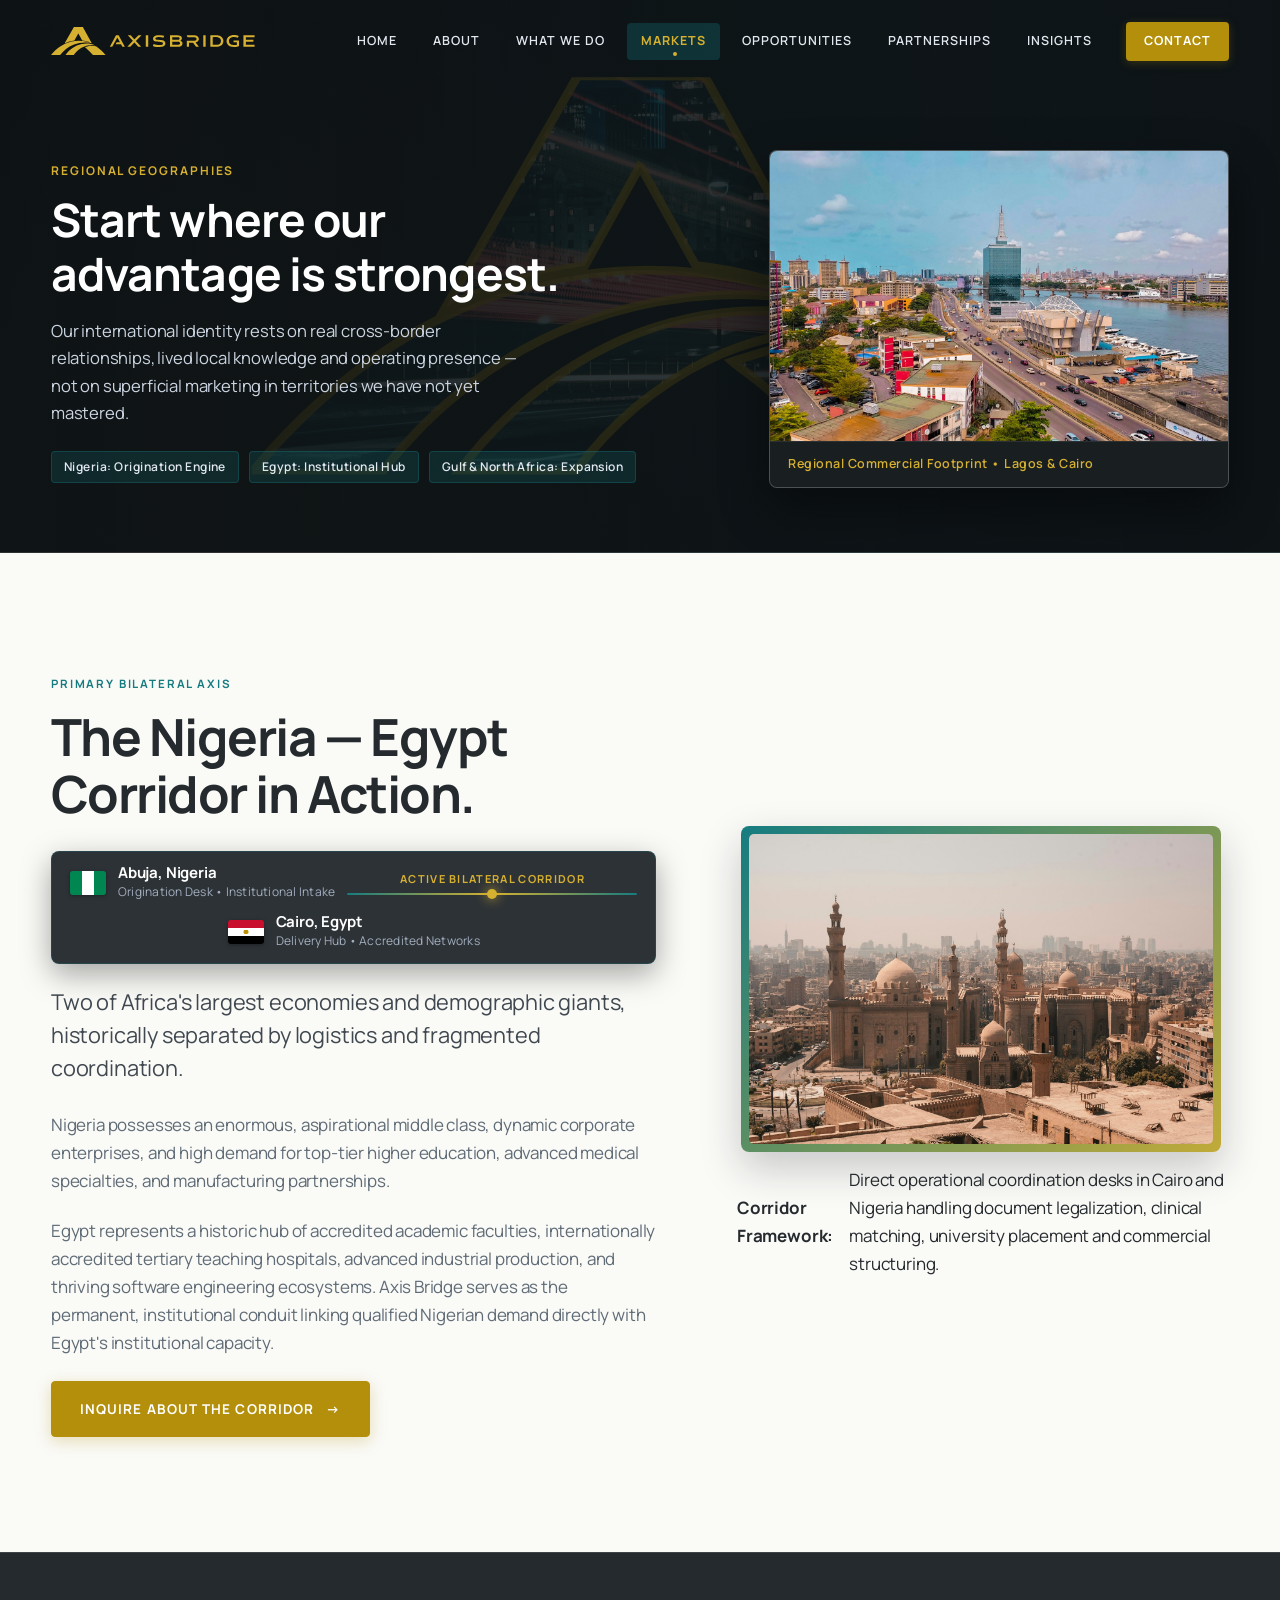
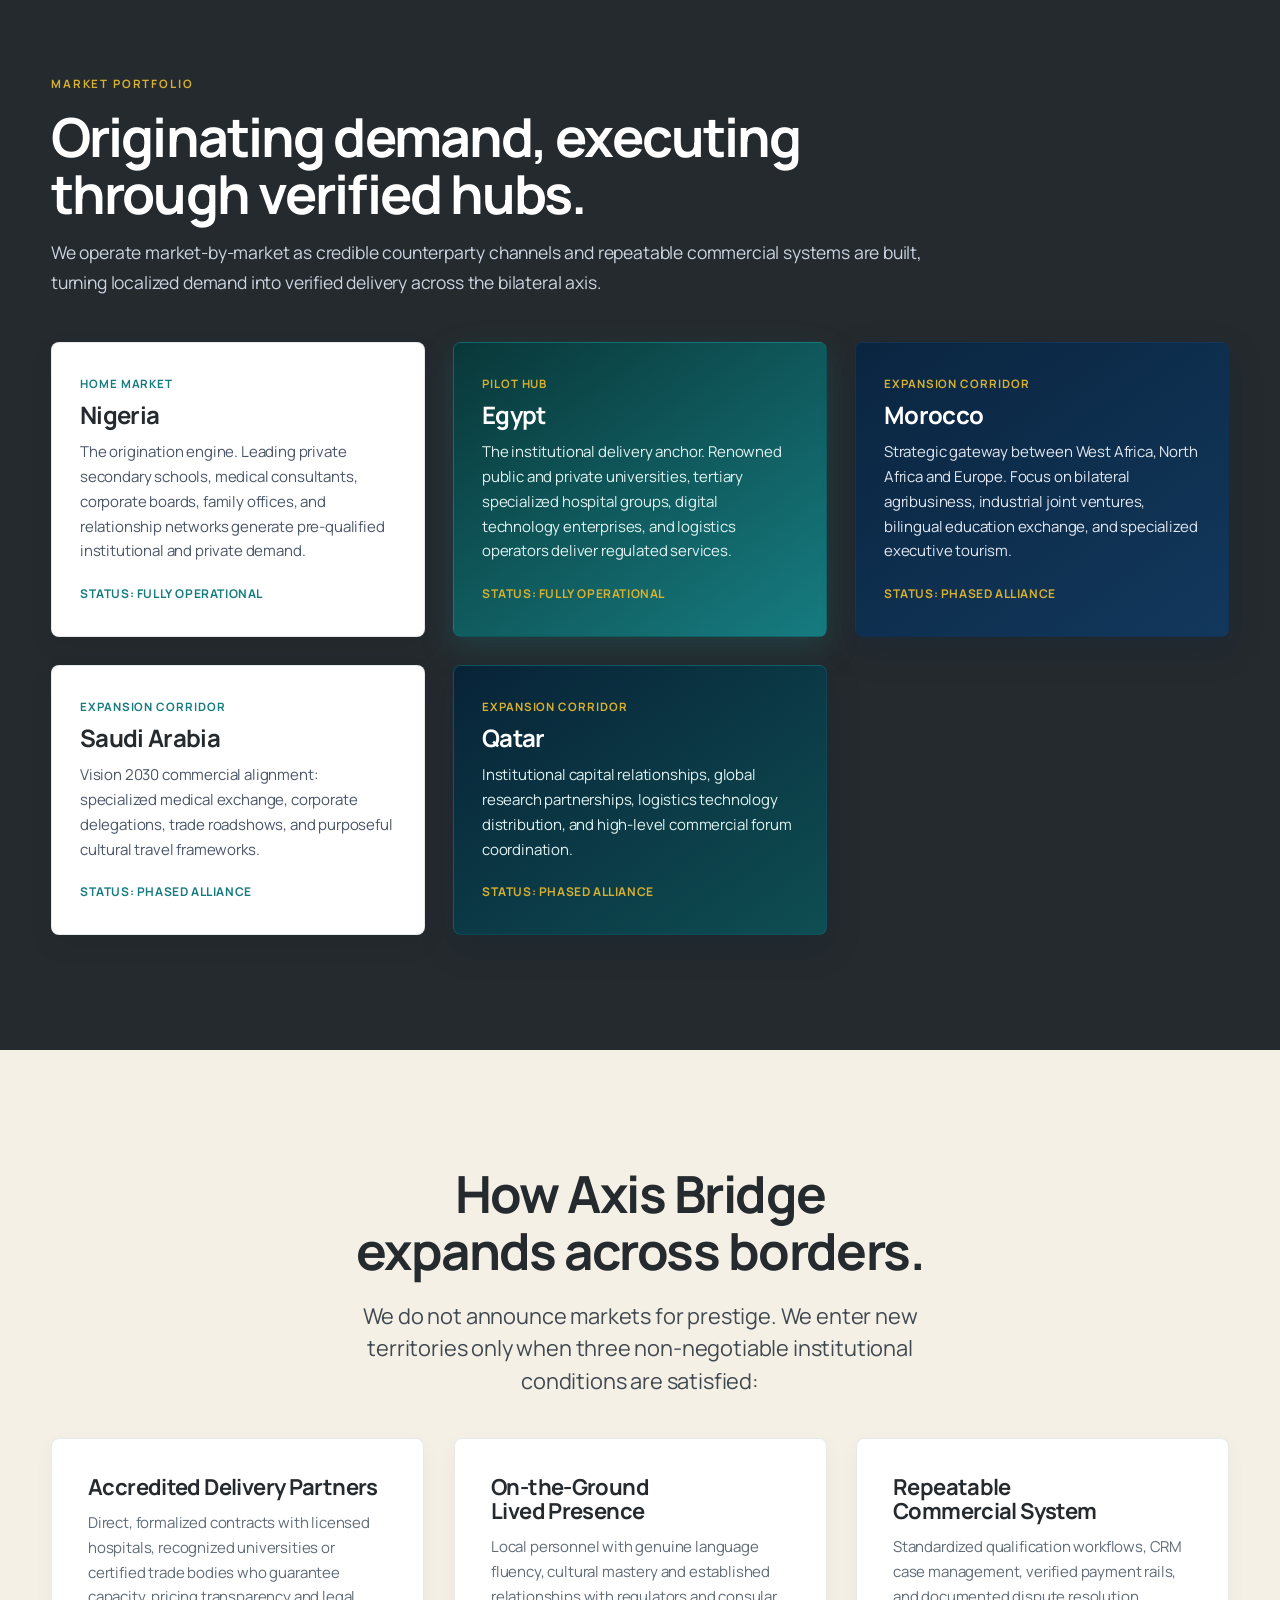
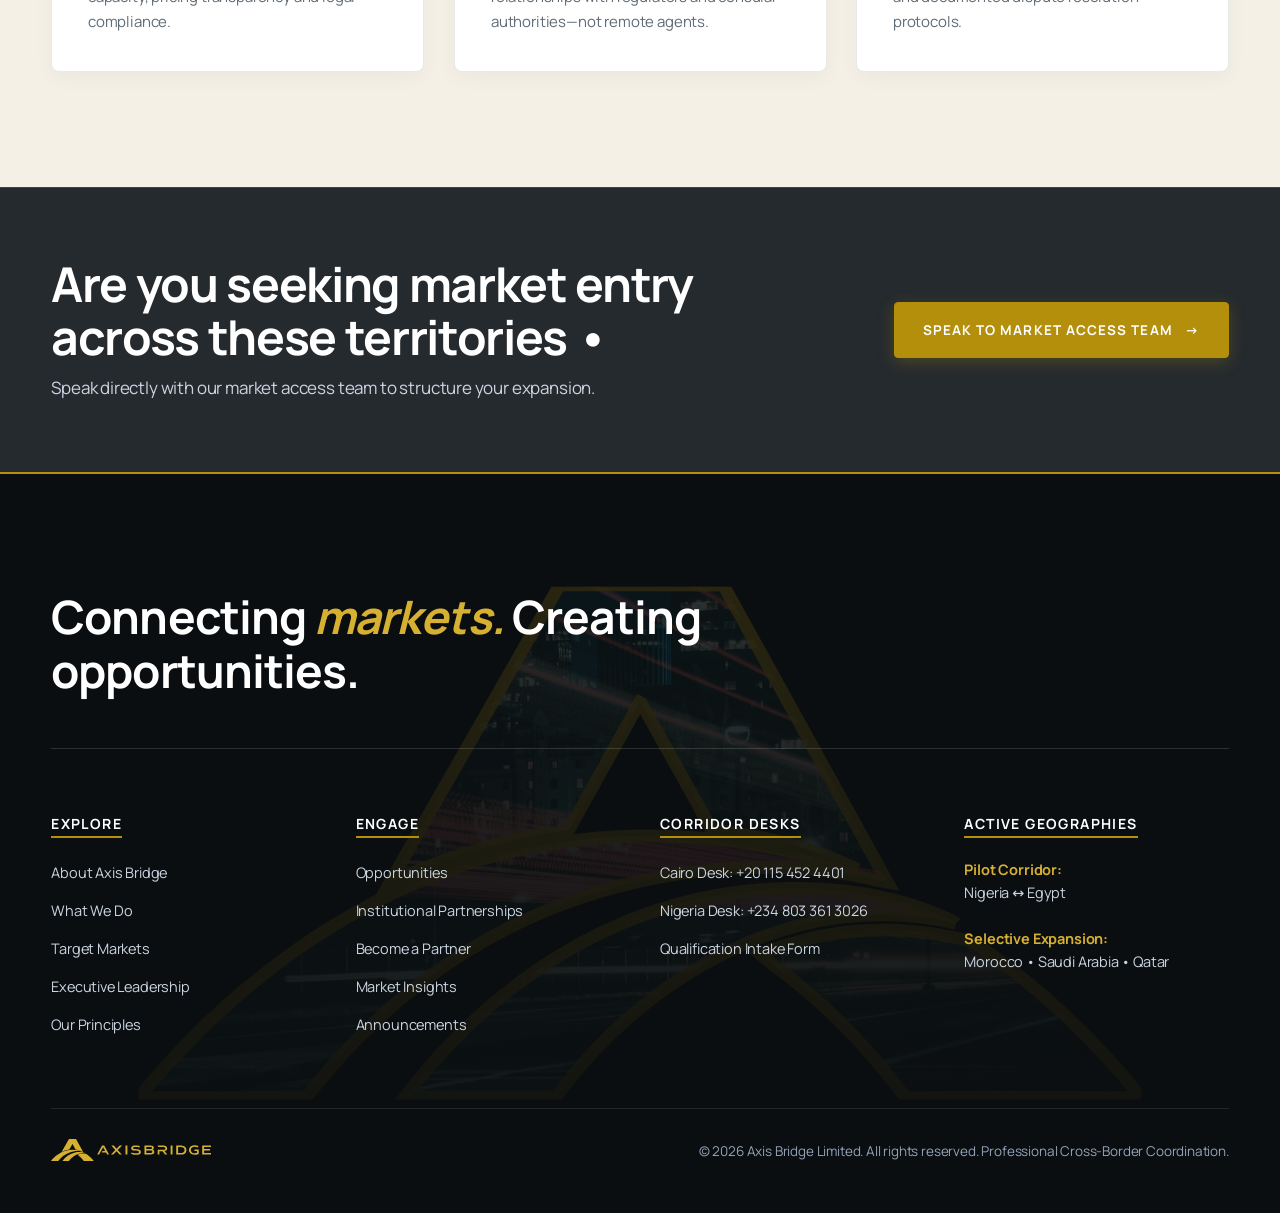
<file: markets.html>
<!DOCTYPE html>
<html lang="en">
<head>
  <meta charset="utf-8">
  <meta name="viewport" content="width=device-width, initial-scale=1, viewport-fit=cover">
  <title>Target Markets &amp; Bilateral Corridors | Axis Bridge</title>
  <meta name="description" content="Axis Bridge operates across verified commercial corridors: Home market Nigeria, pilot market Egypt, and expansion corridors into Morocco, Saudi Arabia, and Qatar.">
  
  <meta property="og:type" content="website">
  <meta property="og:title" content="Target Markets — Axis Bridge">
  <meta property="og:description" content="Connecting African demand with international delivery hubs across North Africa and the Gulf.">
  <meta property="og:image" content="assets/images/lagos_hub.jpg">
  
  <link rel="preconnect" href="https://api.fontshare.com">
  <link rel="preconnect" href="https://fonts.googleapis.com">
  <link rel="preconnect" href="https://fonts.gstatic.com" crossorigin>
  <link rel="stylesheet" href="assets/css/main.css">
</head>
<body>

  <!-- SVG Global Symbol Definitions -->
  <svg width="0" height="0" style="position:absolute;display:none" aria-hidden="true">
    <symbol id="lg" viewBox="847.1 731.6 656.4 90.2">
      <path fill="currentColor" d="M 978.46875 783.882812 C 975.941406 783.429688 973.449219 782.769531 970.910156 782.359375 C 954.722656 779.71875 936.734375 781.960938 921.445312 787.707031 C 903.488281 794.457031 888.191406 806.359375 876.554688 821.496094 C 875.777344 821.558594 874.996094 821.5 874.21875 821.511719 C 866.019531 821.671875 857.613281 821.664062 849.386719 821.660156 C 848.675781 821.660156 847.859375 821.386719 847.101562 821.515625 C 863.570312 801.566406 885.171875 785.367188 910.601562 778.957031 C 928.1875 774.523438 945.445312 774.738281 963.070312 778.824219 C 966.492188 779.621094 969.847656 780.640625 973.238281 781.53125 L 967.6875 779.179688 C 961.222656 776.902344 954.480469 775.390625 947.644531 774.710938 L 935.234375 752.429688 L 934.941406 752.261719 L 922.484375 774.699219 C 911.609375 776.285156 900.910156 779.238281 891.023438 784.015625 L 920.914062 731.640625 L 949.65625 731.734375 Z M 978.46875 783.882812 M 1022.910156 821.515625 C 1022.265625 821.429688 1021.652344 821.65625 1021.015625 821.65625 C 1008.8125 821.65625 996.484375 821.398438 984.289062 821.652344 C 983.496094 821.671875 981.890625 821.828125 981.34375 821.320312 C 975.785156 813.910156 969.378906 807.117188 962.191406 801.265625 C 960.15625 799.613281 957.984375 798.128906 955.988281 796.429688 C 959.515625 795.28125 963.027344 794.066406 966.679688 793.335938 C 973.773438 791.910156 981.054688 791.914062 988.167969 793.199219 C 989.574219 793.453125 992.261719 793.902344 993.5 794.40625 C 994.441406 794.789062 996.644531 796.546875 997.59375 797.238281 C 1007.023438 804.121094 1015.574219 812.457031 1022.910156 821.515625 M 990.496094 791.070312 C 963.246094 784.5 935.929688 800.011719 920.265625 821.5625 C 918.867188 821.5 917.453125 821.507812 916.046875 821.511719 C 911.414062 821.53125 906.714844 821.53125 902.070312 821.511719 C 899.304688 821.5 896.535156 821.535156 893.765625 821.515625 C 906.503906 804.664062 924.714844 791.203125 945.65625 786.691406 C 959.535156 783.703125 975.699219 784.285156 988.753906 790.132812 C 989.308594 790.382812 990.0625 790.679688 990.496094 791.070312 M 1237.839844 778.996094 L 1237.839844 788.410156 L 1238.1875 788.757812 L 1257.964844 788.757812 C 1258.238281 788.757812 1259.734375 788.261719 1260.101562 788.105469 C 1263.90625 786.480469 1263.921875 781.441406 1260.332031 779.648438 C 1260.117188 779.542969 1258.753906 778.996094 1258.664062 778.996094 Z M 1237.839844 772.71875 L 1257.5 772.71875 C 1257.660156 772.71875 1259.3125 772.128906 1259.558594 771.988281 C 1262.695312 770.175781 1261.949219 765.796875 1258.503906 764.742188 C 1258.269531 764.667969 1256.914062 764.351562 1256.800781 764.351562 L 1238.1875 764.351562 L 1237.839844 764.699219 Z M 1230.394531 758.421875 L 1231.195312 758.0625 C 1240.046875 759.21875 1257.460938 755.601562 1264.808594 760.535156 C 1270.046875 764.054688 1270.296875 771.292969 1265.140625 775.003906 C 1264.648438 775.359375 1263.746094 775.320312 1263.898438 775.96875 C 1272.523438 778.511719 1273.039062 789.519531 1265.070312 793.53125 C 1262.597656 794.777344 1259.976562 794.9375 1257.277344 795.277344 L 1230.394531 795.265625 Z M 1230.394531 758.421875 M 1474.921875 764.582031 L 1474.921875 772.71875 L 1499.121094 772.71875 L 1499.121094 778.996094 L 1474.921875 778.996094 L 1474.921875 788.410156 L 1475.273438 788.757812 L 1503.542969 788.757812 L 1503.542969 795.265625 L 1467.011719 795.265625 L 1467.011719 758.421875 L 1467.363281 758.074219 L 1503.191406 758.074219 L 1503.542969 758.421875 L 1503.542969 764.234375 L 1503.191406 764.582031 Z M 1474.921875 764.582031 M 1368.132812 788.988281 L 1382.441406 788.988281 C 1396.3125 788.988281 1399.476562 768.65625 1386.09375 765.117188 C 1382.347656 764.125 1372.828125 763.882812 1368.933594 764.339844 C 1368.59375 764.378906 1368.335938 764.367188 1368.132812 764.699219 Z M 1360.453125 758.65625 C 1360.476562 758.578125 1360.816406 758.246094 1360.921875 758.195312 C 1367.871094 758.269531 1375.28125 757.683594 1382.21875 758.066406 C 1395.695312 758.804688 1405.601562 768.433594 1401.460938 782.425781 C 1396.394531 799.558594 1374.683594 794.5 1361.257812 795.277344 L 1360.453125 794.917969 Z M 1360.453125 758.65625 M 1188.464844 758.140625 C 1193.875 757.617188 1201.820312 757.90625 1207.171875 758.84375 C 1207.785156 758.953125 1211.746094 759.761719 1211.773438 760.046875 L 1209.539062 765.960938 C 1203.527344 764.414062 1196.941406 763.953125 1190.726562 764.351562 C 1188.171875 764.515625 1183.574219 765.125 1183.386719 768.425781 C 1183.203125 771.679688 1187.097656 772.402344 1189.566406 772.714844 C 1199.074219 773.921875 1217.21875 771.585938 1215.480469 786.523438 C 1214.214844 797.347656 1194.714844 796.589844 1187.03125 795.703125 C 1182.941406 795.226562 1178.878906 794.132812 1175.121094 792.488281 L 1177.953125 786.464844 C 1180.769531 787.554688 1183.617188 788.601562 1186.609375 789.148438 C 1191.273438 790 1202.867188 790.816406 1206.539062 787.589844 C 1209.039062 785.398438 1207.925781 782.140625 1205.03125 780.972656 C 1199.984375 778.933594 1190.988281 780.128906 1184.976562 778.695312 C 1170.460938 775.222656 1174.144531 759.53125 1188.464844 758.140625 M 1452.820312 792.710938 C 1450.648438 793.667969 1448.601562 794.570312 1446.265625 795.109375 C 1434.730469 797.765625 1418.125 795.964844 1413.730469 783.066406 C 1409.585938 770.910156 1417.25 760.363281 1429.273438 757.910156 C 1436.554688 756.425781 1445.417969 757.042969 1451.871094 760.785156 L 1449.09375 766.441406 C 1438.382812 760.742188 1418.921875 762.386719 1420.484375 778.410156 C 1421.519531 789.066406 1433.605469 790.789062 1442.195312 789.417969 C 1443.394531 789.226562 1444.847656 789.105469 1445.839844 788.410156 L 1445.839844 781.085938 L 1435.140625 781.085938 L 1435.140625 774.808594 L 1452.472656 774.808594 L 1452.820312 775.160156 Z M 1452.820312 792.710938 M 1310.082031 775.972656 C 1318.621094 775.070312 1317.726562 764.484375 1309.625 764.34375 L 1287.316406 764.3125 L 1284.890625 760.695312 L 1284.601562 758.304688 L 1308.230469 758.0625 C 1317.351562 757.53125 1326.84375 764.9375 1322.496094 774.660156 C 1320.40625 779.339844 1317.503906 779.71875 1313.308594 781.296875 C 1313.0625 781.390625 1312.914062 781.179688 1312.992188 781.664062 L 1323.691406 795.265625 L 1314.386719 795.265625 L 1304.730469 782.015625 L 1291.585938 782.015625 L 1291.585938 795.265625 L 1284.605469 795.265625 L 1284.605469 775.972656 Z M 1310.082031 775.972656 M 1138.722656 758.308594 L 1120.59375 776.585938 L 1137.5625 795.265625 L 1128.371094 795.265625 L 1115.808594 781.554688 L 1102.546875 795.265625 L 1093.121094 795.265625 L 1110.773438 776.28125 L 1094.519531 758.308594 L 1103.941406 758.308594 C 1107.335938 761.960938 1110.515625 765.851562 1113.941406 769.46875 C 1114.25 769.792969 1115.695312 771.363281 1116.007812 771.308594 L 1128.835938 758.308594 Z M 1138.722656 758.308594 M 1084.980469 795.265625 L 1077.183594 795.265625 L 1072.648438 786.898438 L 1055.429688 786.898438 L 1058.210938 781.253906 C 1058.316406 781.117188 1058.6875 780.855469 1058.804688 780.855469 L 1069.160156 780.855469 L 1060.898438 765.050781 L 1044.378906 795.265625 L 1036.585938 795.265625 L 1056.472656 758.535156 C 1056.652344 758.296875 1056.90625 758.324219 1057.164062 758.292969 C 1058.015625 758.191406 1064.558594 758.222656 1064.972656 758.421875 Z M 1084.980469 795.265625 M 1160.363281 795.265625 L 1152.449219 795.265625 L 1152.449219 758.304688 L 1160.363281 758.304688 Z M 1160.363281 795.265625 M 1345.328125 795.265625 L 1337.652344 795.265625 L 1337.652344 758.304688 L 1345.328125 758.304688 Z M 1345.328125 795.265625 "/>
    </symbol>
    <symbol id="mk" viewBox="847 732 176 90">
      <path d="M 978.46875 783.882812 C 975.941406 783.429688 973.449219 782.769531 970.910156 782.359375 C 954.722656 779.71875 936.734375 781.960938 921.445312 787.707031 C 903.488281 794.457031 888.191406 806.359375 876.554688 821.496094 C 875.777344 821.558594 874.996094 821.5 874.21875 821.511719 C 866.019531 821.671875 857.613281 821.664062 849.386719 821.660156 C 848.675781 821.660156 847.859375 821.386719 847.101562 821.515625 C 863.570312 801.566406 885.171875 785.367188 910.601562 778.957031 C 928.1875 774.523438 945.445312 774.738281 963.070312 778.824219 C 966.492188 779.621094 969.847656 780.640625 973.238281 781.53125 L 967.6875 779.179688 C 961.222656 776.902344 954.480469 775.390625 947.644531 774.710938 L 935.234375 752.429688 L 934.941406 752.261719 L 922.484375 774.699219 C 911.609375 776.285156 900.910156 779.238281 891.023438 784.015625 L 920.914062 731.640625 L 949.65625 731.734375 Z M 1022.910156 821.515625 C 1022.265625 821.429688 1021.652344 821.65625 1021.015625 821.65625 C 1008.8125 821.65625 996.484375 821.398438 984.289062 821.652344 C 983.496094 821.671875 981.890625 821.828125 981.34375 821.320312 C 975.785156 813.910156 969.378906 807.117188 962.191406 801.265625 C 960.15625 799.613281 957.984375 798.128906 955.988281 796.429688 C 959.515625 795.28125 963.027344 794.066406 966.679688 793.335938 C 973.773438 791.910156 981.054688 791.914062 988.167969 793.199219 C 989.574219 793.453125 992.261719 793.902344 993.5 794.40625 C 994.441406 794.789062 996.644531 796.546875 997.59375 797.238281 C 1007.023438 804.121094 1015.574219 812.457031 1022.910156 821.515625 M 990.496094 791.070312 C 963.246094 784.5 935.929688 800.011719 920.265625 821.5625 C 918.867188 821.5 917.453125 821.507812 916.046875 821.511719 C 911.414062 821.53125 906.714844 821.53125 902.070312 821.511719 C 899.304688 821.5 896.535156 821.535156 893.765625 821.515625 C 906.503906 804.664062 924.714844 791.203125 945.65625 786.691406 C 959.535156 783.703125 975.699219 784.285156 988.753906 790.132812 C 989.308594 790.382812 990.0625 790.679688 990.496094 791.070312"/>
    </symbol>
  </svg>

  <!-- Site Header -->
  <header class="site-header" id="mainHeader">
    <a href="index.html" class="brand" aria-label="Axis Bridge Home">
      <svg viewBox="0 0 656.4 90.2" aria-hidden="true"><use href="#lg"/></svg>
    </a>
    <button class="mobile-toggle" aria-expanded="false" aria-controls="primaryNav">Menu</button>
    <nav class="primary-nav" id="primaryNav" aria-label="Primary Navigation">
      <a href="index.html">Home</a>
      <a href="about.html">About</a>
      <a href="what-we-do.html">What We Do</a>
      <a href="markets.html">Markets</a>
      <a href="opportunities.html">Opportunities</a>
      <a href="partnerships.html">Partnerships</a>
      <a href="insights.html">Insights</a>
      <a href="contact.html" class="nav-cta">Contact</a>
    </nav>
  </header>

  <main id="mainContent">
        <!-- PAGE HERO: BALANCED ARCHITECTURAL EDITORIAL COMPOSITION -->
    <section class="page-hero">
    <div class="page-hero-backdrop" aria-hidden="true">
      <svg viewBox="0 0 1600 650" preserveAspectRatio="xMidYMid slice" class="page-hero-pattern-svg">
        <defs>
          <mask id="heroPageMask">
            <rect width="1600" height="650" fill="#000"/>
            <g fill="#fff" transform="translate(800 325) scale(5.2) translate(-935 -777)">
              <use href="#mk" x="847" y="732" width="176" height="90"/>
            </g>
          </mask>
          <linearGradient id="pageHeroTint" x1="0" y1="0" x2="1" y2="1">
            <stop offset="0%" stop-color="#0A2540" stop-opacity="0.8"/>
            <stop offset="50%" stop-color="#167C80" stop-opacity="0.65"/>
            <stop offset="100%" stop-color="#14181B" stop-opacity="0.85"/>
          </linearGradient>
        </defs>
        <!-- Actual Large Architectural Bridge Photograph from Hero -->
        <image href="assets/images/hero_bridge_wide.jpg" width="1600" height="650" preserveAspectRatio="xMidYMid slice" mask="url(#heroPageMask)" opacity="0.65"/>
        <rect width="1600" height="650" fill="url(#pageHeroTint)" mask="url(#heroPageMask)" style="mix-blend-mode: overlay;"/>
        <g fill="none" stroke="#B38F0C" stroke-width="2" opacity="0.75" transform="translate(800 325) scale(5.2) translate(-935 -777)">
          <use href="#mk" x="847" y="732" width="176" height="90"/>
        </g>
      </svg>
      <div class="page-hero-gradient-overlay"></div>
    </div>
    
      <div class="container">
        <div class="page-hero-grid">
          <div class="page-hero-text hero-animate-in">
            <div class="kicker">Regional Geographies</div>
            <h1 class="display-title">Start where our advantage is strongest.</h1>
            <p class="lead-text">
              Our international identity rests on real cross-border relationships, lived local knowledge and operating presence &mdash; not on superficial marketing in territories we have not yet mastered.
            </p>
            <div class="hero-meta-strip">
              <span class="meta-tag">Nigeria: Origination Engine</span>
              <span class="meta-tag">Egypt: Institutional Hub</span>
              <span class="meta-tag">Gulf &amp; North Africa: Expansion</span>
            </div>
          </div>
          <div class="page-hero-media hero-animate-in">
            <div class="hero-image-card">
              <div class="hero-img-wrap">
                <img src="assets/images/lagos_hub.jpg" alt="Commercial hubs of Lagos and Cairo" loading="lazy">
              </div>
              <div class="hero-image-caption">
                Regional Commercial Footprint &bull; Lagos &amp; Cairo
              </div>
            </div>
          </div>
        </div>
      </div>
    </section>

    <!-- SECTION: THE PILOT BILATERAL CORRIDOR -->
    <section class="section" id="active-corridor">
      <div class="container">
        <div class="who-we-are-grid" style="align-items: center;">
          <div class="reveal">
            <div class="kicker">Primary Bilateral Axis</div>
            <h2 class="section-title">The Nigeria &mdash; Egypt Corridor in Action.</h2>
            
            <!-- Bilateral Flags Presentation -->
            <div class="bilateral-corridor-card" style="margin-bottom: 24px; max-width: 100%;">
              <div class="corridor-node">
                <svg class="flag-icon" viewBox="0 0 36 24" width="36" height="24" aria-label="Flag of Nigeria">
                  <rect width="12" height="24" fill="#008751"/>
                  <rect x="12" width="12" height="24" fill="#FFFFFF"/>
                  <rect x="24" width="12" height="24" fill="#008751"/>
                </svg>
                <div class="corridor-node-info">
                  <div class="city">Abuja, Nigeria</div>
                  <div class="role">Origination Desk &bull; Institutional Intake</div>
                </div>
              </div>

              <div class="corridor-connector">
                <span class="corridor-label-active">Active Bilateral Corridor</span>
                <div class="corridor-line">
                  <span class="corridor-pulse-dot"></span>
                </div>
              </div>

              <div class="corridor-node">
                <svg class="flag-icon" viewBox="0 0 36 24" width="36" height="24" aria-label="Flag of Egypt">
                  <rect width="36" height="8" fill="#C8102E"/>
                  <rect y="8" width="36" height="8" fill="#FFFFFF"/>
                  <rect y="16" width="36" height="8" fill="#000000"/>
                  <path d="M16 10h4l.6 2.4-1.2 1.6h-2.8l-1.2-1.6z" fill="#C09300"/>
                  <circle cx="18" cy="11.2" r="1" fill="#B38F0C"/>
                </svg>
                <div class="corridor-node-info">
                  <div class="city">Cairo, Egypt</div>
                  <div class="role">Delivery Hub &bull; Accredited Networks</div>
                </div>
              </div>
            </div>

            <p class="lead-text">
              Two of Africa's largest economies and demographic giants, historically separated by logistics and fragmented coordination.
            </p>
            <p class="body-muted">
              Nigeria possesses an enormous, aspirational middle class, dynamic corporate enterprises, and high demand for top-tier higher education, advanced medical specialties, and manufacturing partnerships.
            </p>
            <p class="body-muted">
              Egypt represents a historic hub of accredited academic faculties, internationally accredited tertiary teaching hospitals, advanced industrial production, and thriving software engineering ecosystems. Axis Bridge serves as the permanent, institutional conduit linking qualified Nigerian demand directly with Egypt's institutional capacity.
            </p>
            <div style="margin-top: 24px;">
              <a href="contact.html" class="btn btn-primary">Inquire About the Corridor <span class="arrow">&rarr;</span></a>
            </div>
          </div>

          <div class="reveal">
            <div class="image-frame-geometric">
              <div class="image-frame-inner">
                <img src="assets/images/cairo_corridor.jpg" alt="Cairo commercial and institutional corridor" loading="lazy">
              </div>
            </div>
            <div class="image-external-caption">
              <strong>Corridor Framework:</strong> Direct operational coordination desks in Cairo and Nigeria handling document legalization, clinical matching, university placement and commercial structuring.
            </div>
          </div>
        </div>
      </div>
    </section>

    <!-- SECTION: MARKETS ARCHITECTURE (NIGERIA, EGYPT, MOROCCO, SAUDI, QATAR) -->
    <section class="section section-charcoal" id="markets-architecture">
      <div class="container">
        <div class="reveal" style="max-width: 980px; margin-bottom: 44px;">
          <div class="kicker kicker-gold">Market Portfolio</div>
          <h2 class="display-title" style="color: #FFFFFF; font-size: clamp(34px, 4.2vw, 54px); margin-bottom: 16px; font-family: var(--font-display);">Originating demand, executing through verified hubs.</h2>
          <p class="lead-text" style="color: #CBD5E1; max-width: 900px; line-height: 1.7; font-size: 17.5px;">
            We operate market-by-market as credible counterparty channels and repeatable commercial systems are built, turning localized demand into verified delivery across the bilateral axis.
          </p>
        </div>

        <div class="markets-grid">
          <!-- 1 Nigeria: Clean Light Background -->
          <div class="market-card reveal" style="background-color: #FFFFFF !important; border: 1px solid var(--border-light) !important; color: var(--charcoal) !important; box-shadow: 0 10px 28px rgba(0, 0, 0, 0.06);">
            <div>
              <div class="market-type" style="color: var(--teal); font-weight: 700; letter-spacing: 0.08em; text-transform: uppercase;">Home Market</div>
              <h3 style="color: var(--charcoal) !important; font-size: 24px; font-weight: 700; margin: 8px 0 12px;">Nigeria</h3>
              <p style="color: #4A5568 !important; font-size: 15px; line-height: 1.65;">
                The origination engine. Leading private secondary schools, medical consultants, corporate boards, family offices, and relationship networks generate pre-qualified institutional and private demand.
              </p>
            </div>
            <div style="font-size: 12px; font-weight: 700; color: var(--teal); margin-top: 20px; letter-spacing: 0.05em;">
              STATUS: FULLY OPERATIONAL
            </div>
          </div>

          <!-- 2 Egypt: Approved Sea-Green Background -->
          <div class="market-card highlight reveal" style="background: linear-gradient(145deg, #093739 0%, #167C80 100%) !important; border: 1px solid rgba(22, 124, 128, 0.4) !important; color: #FFFFFF !important; box-shadow: 0 12px 32px rgba(22, 124, 128, 0.25);">
            <div>
              <div class="market-type" style="color: var(--gold-light); font-weight: 700; letter-spacing: 0.08em; text-transform: uppercase;">Pilot Hub</div>
              <h3 style="color: #FFFFFF !important; font-size: 24px; font-weight: 700; margin: 8px 0 12px;">Egypt</h3>
              <p style="color: #E0F2F1 !important; font-size: 15px; line-height: 1.65;">
                The institutional delivery anchor. Renowned public and private universities, tertiary specialized hospital groups, digital technology enterprises, and logistics operators deliver regulated services.
              </p>
            </div>
            <div style="font-size: 12px; font-weight: 700; color: var(--gold-light); margin-top: 20px; letter-spacing: 0.05em;">
              STATUS: FULLY OPERATIONAL
            </div>
          </div>

          <!-- 3 Morocco: Approved Brand Blue Background -->
          <div class="market-card reveal" style="background: linear-gradient(145deg, #0A2540 0%, #12385C 100%) !important; border: 1px solid rgba(18, 56, 92, 0.5) !important; color: #FFFFFF !important; box-shadow: 0 12px 32px rgba(10, 37, 64, 0.25);">
            <div>
              <div class="market-type" style="color: var(--gold-light); font-weight: 700; letter-spacing: 0.08em; text-transform: uppercase;">Expansion Corridor</div>
              <h3 style="color: #FFFFFF !important; font-size: 24px; font-weight: 700; margin: 8px 0 12px;">Morocco</h3>
              <p style="color: #E2E8F0 !important; font-size: 15px; line-height: 1.65;">
                Strategic gateway between West Africa, North Africa and Europe. Focus on bilateral agribusiness, industrial joint ventures, bilingual education exchange, and specialized executive tourism.
              </p>
            </div>
            <div style="font-size: 12px; font-weight: 700; color: var(--gold-light); margin-top: 20px; letter-spacing: 0.05em;">
              STATUS: PHASED ALLIANCE
            </div>
          </div>

          <!-- 4 Saudi Arabia: Clean Light Background -->
          <div class="market-card reveal" style="background-color: #FFFFFF !important; border: 1px solid var(--border-light) !important; color: var(--charcoal) !important; box-shadow: 0 10px 28px rgba(0, 0, 0, 0.06);">
            <div>
              <div class="market-type" style="color: var(--teal); font-weight: 700; letter-spacing: 0.08em; text-transform: uppercase;">Expansion Corridor</div>
              <h3 style="color: var(--charcoal) !important; font-size: 24px; font-weight: 700; margin: 8px 0 12px;">Saudi Arabia</h3>
              <p style="color: #4A5568 !important; font-size: 15px; line-height: 1.65;">
                Vision 2030 commercial alignment: specialized medical exchange, corporate delegations, trade roadshows, and purposeful cultural travel frameworks.
              </p>
            </div>
            <div style="font-size: 12px; font-weight: 700; color: var(--teal); margin-top: 20px; letter-spacing: 0.05em;">
              STATUS: PHASED ALLIANCE
            </div>
          </div>

          <!-- 5 Qatar: Rich Deep Sea-Green / Blue Background -->
          <div class="market-card reveal" style="background: linear-gradient(145deg, #082338 0%, #0E4E52 100%) !important; border: 1px solid rgba(22, 124, 128, 0.4) !important; color: #FFFFFF !important; box-shadow: 0 12px 32px rgba(8, 35, 56, 0.25);">
            <div>
              <div class="market-type" style="color: var(--gold-light); font-weight: 700; letter-spacing: 0.08em; text-transform: uppercase;">Expansion Corridor</div>
              <h3 style="color: #FFFFFF !important; font-size: 24px; font-weight: 700; margin: 8px 0 12px;">Qatar</h3>
              <p style="color: #E0F2F1 !important; font-size: 15px; line-height: 1.65;">
                Institutional capital relationships, global research partnerships, logistics technology distribution, and high-level commercial forum coordination.
              </p>
            </div>
            <div style="font-size: 12px; font-weight: 700; color: var(--gold-light); margin-top: 20px; letter-spacing: 0.05em;">
              STATUS: PHASED ALLIANCE
            </div>
          </div>
        </div>
      </div>
    </section>

    <!-- SECTION: EXPANSION ROADMAP & CRITERIA -->
    <section class="section section-paper-warm" id="expansion-principles">
      <div class="container">
        <div class="reveal" style="max-width: 800px; margin: 0 auto; text-align: center;">
          <h2 class="section-title">How Axis Bridge expands across borders.</h2>
          <p class="lead-text" style="margin: 0 auto 30px;">
            We do not announce markets for prestige. We enter new territories only when three non-negotiable institutional conditions are satisfied:
          </p>
        </div>

        <div style="display: grid; grid-template-columns: repeat(auto-fit, minmax(300px, 1fr)); gap: 30px; margin-top: 40px;">
          <div class="reveal" style="background: #FFF; padding: 36px; border-radius: var(--radius-md); border: 1px solid var(--border-light); box-shadow: 0 6px 20px rgba(0, 0, 0, 0.04);">
            <h3 style="font-size: 22px; margin-bottom: 12px; color: var(--navy); font-weight: 700;">Accredited Delivery Partners</h3>
            <p class="body-muted" style="font-size: 15px; line-height: 1.65; margin: 0;">
              Direct, formalized contracts with licensed hospitals, recognized universities or certified trade bodies who guarantee capacity, pricing transparency and legal compliance.
            </p>
          </div>

          <div class="reveal" style="background: #FFF; padding: 36px; border-radius: var(--radius-md); border: 1px solid var(--border-light); box-shadow: 0 6px 20px rgba(0, 0, 0, 0.04);">
            <h3 style="font-size: 22px; margin-bottom: 12px; color: var(--charcoal); font-weight: 700;">On-the-Ground Lived Presence</h3>
            <p class="body-muted" style="font-size: 15px; line-height: 1.65; margin: 0;">
              Local personnel with genuine language fluency, cultural mastery and established relationships with regulators and consular authorities—not remote agents.
            </p>
          </div>

          <div class="reveal" style="background: #FFF; padding: 36px; border-radius: var(--radius-md); border: 1px solid var(--border-light); box-shadow: 0 6px 20px rgba(0, 0, 0, 0.04);">
            <h3 style="font-size: 22px; margin-bottom: 12px; color: var(--charcoal); font-weight: 700;">Repeatable Commercial System</h3>
            <p class="body-muted" style="font-size: 15px; line-height: 1.65; margin: 0;">
              Standardized qualification workflows, CRM case management, verified payment rails, and documented dispute resolution protocols.
            </p>
          </div>
        </div>
      </div>
    </section>

    <!-- SECTION: CTA BANNER -->
    <section class="section section-sm section-charcoal">
      <div class="container" style="display: flex; align-items: center; justify-content: space-between; flex-wrap: wrap; gap: 30px;">
        <div style="max-width: 700px;">
          <h2 style="font-size: clamp(28px, 3.8vw, 48px); margin-bottom: 10px; color: #FFFFFF; font-family: var(--font-display);">Are you seeking market entry across these territories &bull; </h2>
          <p style="color: #CBD5E1; margin: 0;">Speak directly with our market access team to structure your expansion.</p>
        </div>
        <div>
          <a href="contact.html" class="btn btn-primary">
            Speak to Market Access Team <span class="arrow">→</span>
          </a>
        </div>
      </div>
    </section>
  </main>

  <!-- Global Footer -->
    <!-- Global Footer with Hero Bridge Pattern Image Backdrop -->
    <!-- Global Footer with Centered Hero Bridge Pattern Image Backdrop -->
    <!-- Global Footer with Centered Hero Bridge Pattern Image Backdrop -->
  <footer class="site-footer">
    <div class="footer-pattern-backdrop" aria-hidden="true">
      <svg viewBox="0 0 1600 700" preserveAspectRatio="xMidYMid slice" class="footer-pattern-svg">
        <defs>
          <mask id="footerBridgeMask">
            <rect width="1600" height="700" fill="#000"/>
            <g fill="#fff" transform="translate(800 350) scale(5.4) translate(-935 -777)">
              <use href="#mk" x="847" y="732" width="176" height="90"/>
            </g>
          </mask>
          <linearGradient id="footerTint" x1="0" y1="0" x2="1" y2="1">
            <stop offset="0%" stop-color="#0A2540" stop-opacity="0.75"/>
            <stop offset="50%" stop-color="#167C80" stop-opacity="0.65"/>
            <stop offset="100%" stop-color="#14181B" stop-opacity="0.85"/>
          </linearGradient>
        </defs>
        <!-- Actual Large Architectural Bridge Photograph from Hero -->
        <image href="assets/images/hero_bridge_wide.jpg" width="1600" height="700" preserveAspectRatio="xMidYMid slice" mask="url(#footerBridgeMask)" opacity="0.65"/>
        <!-- Brand color overlay on masked bridge -->
        <rect width="1600" height="700" fill="url(#footerTint)" mask="url(#footerBridgeMask)" style="mix-blend-mode: overlay;"/>
        <!-- Gold architectural outline tracing bridge pattern geometry perfectly centered -->
        <g fill="none" stroke="#B38F0C" stroke-width="2.2" opacity="0.8" transform="translate(800 350) scale(5.4) translate(-935 -777)">
          <use href="#mk" x="847" y="732" width="176" height="90"/>
        </g>
      </svg>
      <div class="footer-overlay-gradient"></div>
    </div>
    <div class="container">
      <div class="footer-top">
        <div class="footer-tagline">
          Connecting <em>markets.</em> Creating opportunities.
        </div>
      </div>

      <div class="footer-links-grid">
        <div class="footer-col">
          <h4>Explore</h4>
          <ul>
            <li><a href="about.html">About Axis Bridge</a></li>
            <li><a href="what-we-do.html">What We Do</a></li>
            <li><a href="markets.html">Target Markets</a></li>
            <li><a href="about.html#leadership">Executive Leadership</a></li>
            <li><a href="about.html#our-principles">Our Principles</a></li>
          </ul>
        </div>

        <div class="footer-col">
          <h4>Engage</h4>
          <ul>
            <li><a href="opportunities.html">Opportunities</a></li>
            <li><a href="partnerships.html">Institutional Partnerships</a></li>
            <li><a href="partnerships.html#become-a-partner">Become a Partner</a></li>
            <li><a href="insights.html">Market Insights</a></li>
            <li><a href="insights.html#news">Announcements</a></li>
          </ul>
        </div>

        <div class="footer-col">
          <h4>Corridor Desks</h4>
          <ul>
            <li><a href="https://wa.me/201154524401" target="_blank" rel="noopener">Cairo Desk: +20 115 452 4401</a></li>
            <li><a href="https://wa.me/2348033613026" target="_blank" rel="noopener">Nigeria Desk: +234 803 361 3026</a></li>
            <li><a href="contact.html">Qualification Intake Form</a></li>
          </ul>
        </div>

        <div class="footer-col">
          <h4>Active Geographies</h4>
          <p style="color: #CBD5E1; font-size: 14.5px; line-height: 1.6;">
            <strong style="color: var(--gold-light);">Pilot Corridor:</strong><br>
            Nigeria &harr; Egypt<br><br>
            <strong style="color: var(--gold-light);">Selective Expansion:</strong><br>
            Morocco &bull; Saudi Arabia &bull; Qatar
          </p>
        </div>
      </div>

      <div class="footer-bottom">
        <a href="index.html" class="footer-logo" aria-label="Axis Bridge Home">
          <svg viewBox="0 0 656.4 90.2" style="height: 22px; width: auto;"><use href="#lg"/></svg>
        </a>
        <span>&copy; 2026 Axis Bridge Limited. All rights reserved. Professional Cross-Border Coordination.</span>
      </div>
    </div>
  </footer>

  <script src="assets/js/main.js"></script>
</body>
</html>
</file>
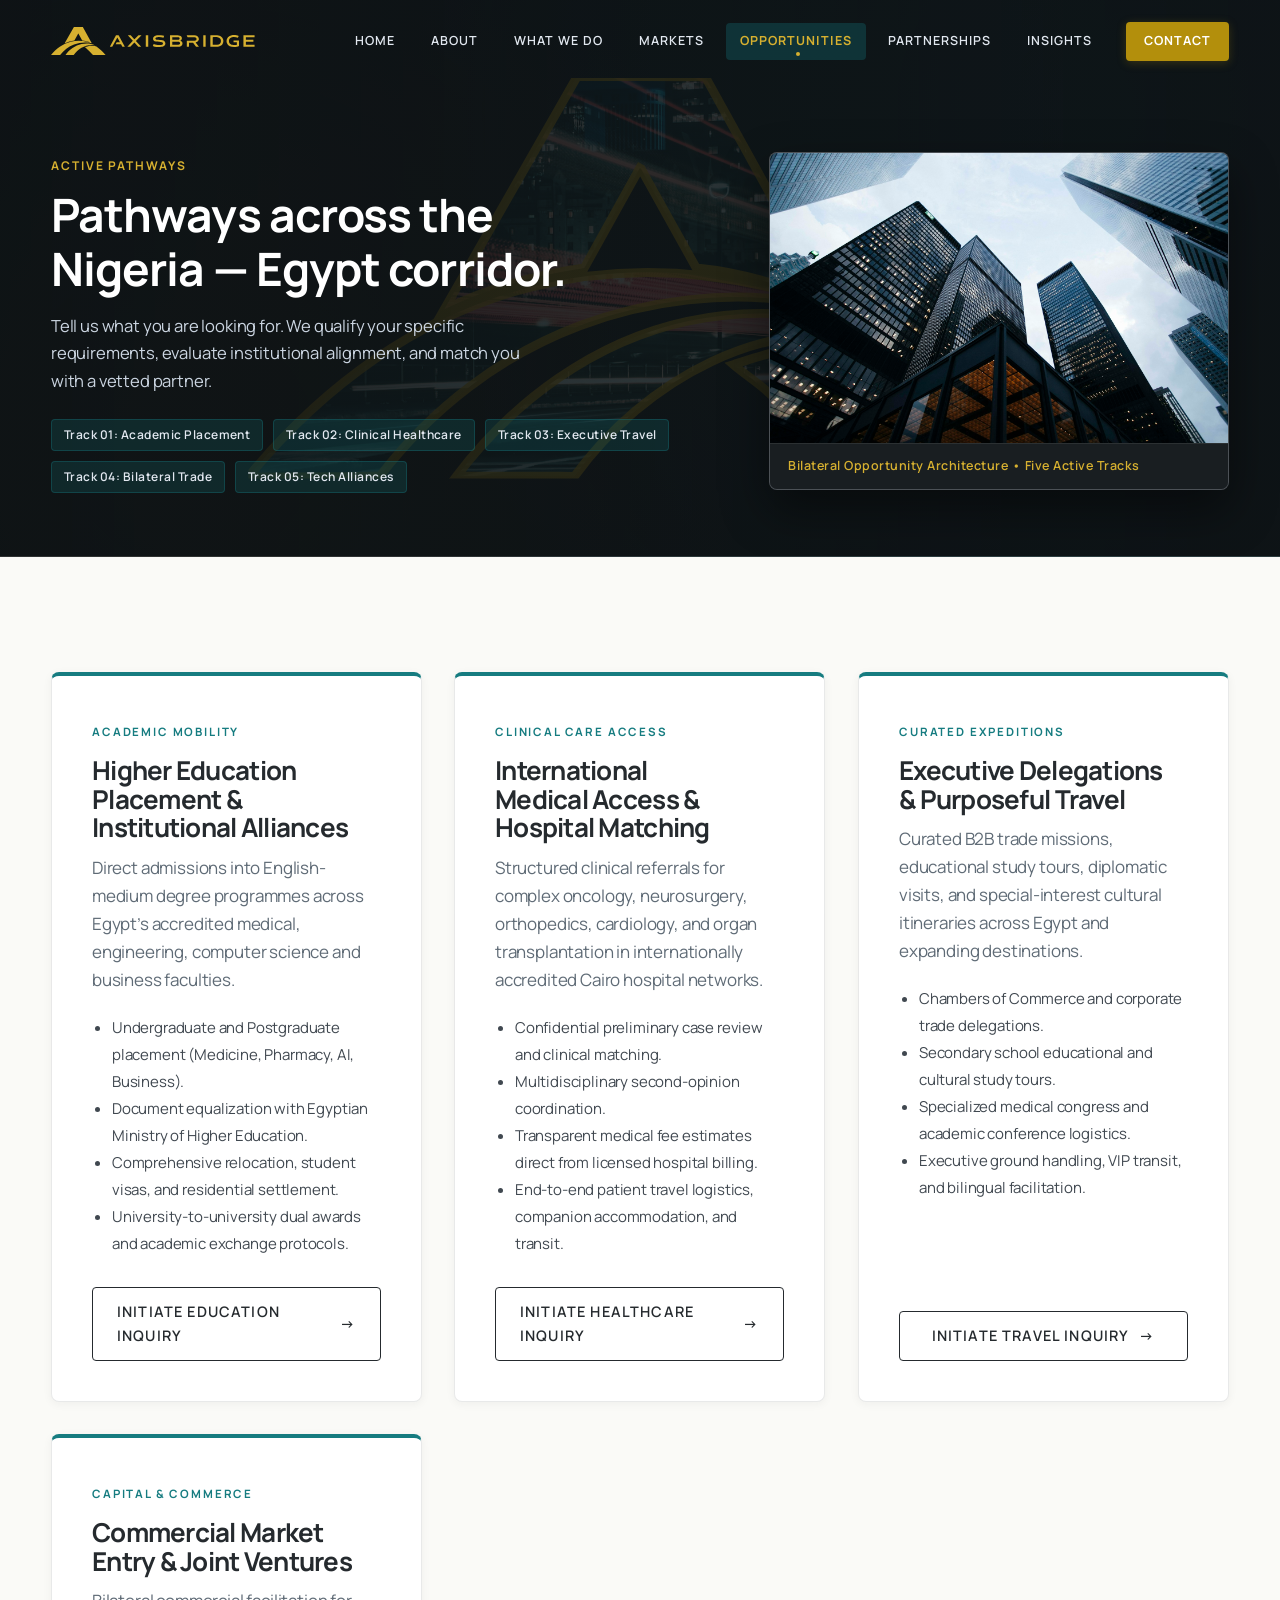
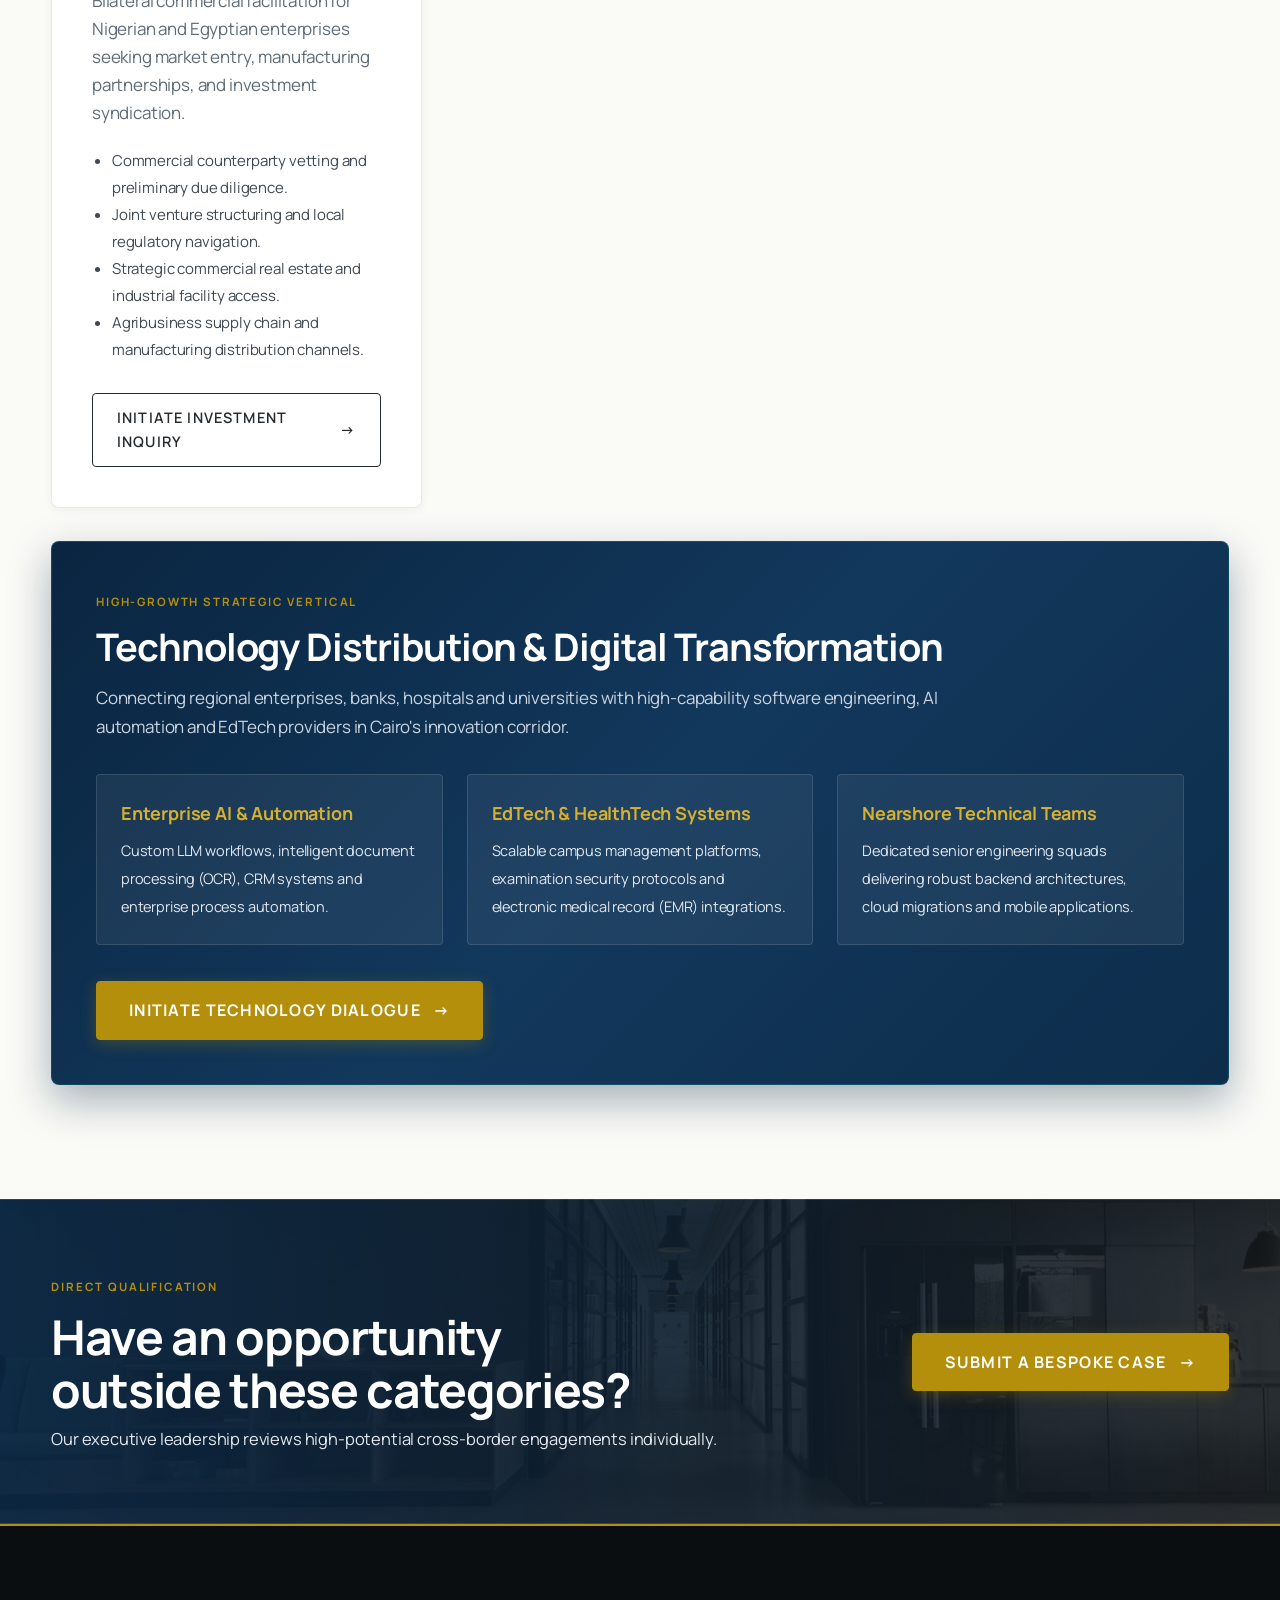
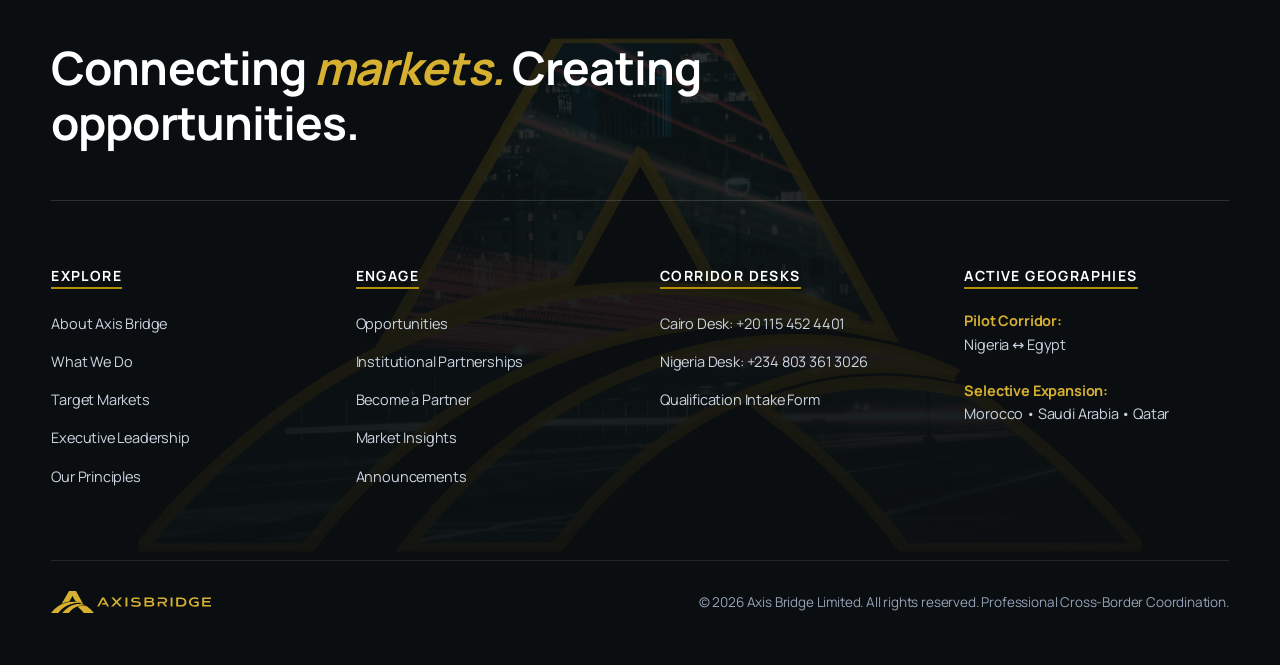
<file: opportunities.html>
<!DOCTYPE html>
<html lang="en">
<head>
  <meta charset="utf-8">
  <meta name="viewport" content="width=device-width, initial-scale=1, viewport-fit=cover">
  <title>Cross-Border Opportunities &amp; Pathways | Axis Bridge</title>
  <meta name="description" content="Explore structured cross-border opportunities across education, healthcare, purposeful travel, commercial investment, and technology across the Nigeria–Egypt corridor.">
  
  <meta property="og:type" content="website">
  <meta property="og:title" content="Cross-Border Opportunities — Axis Bridge">
  <meta property="og:description" content="Direct institutional access pathways connecting African demand with vetted international partners.">
  <meta property="og:image" content="assets/images/trade.jpg">
  
  <link rel="preconnect" href="https://api.fontshare.com">
  <link rel="preconnect" href="https://fonts.googleapis.com">
  <link rel="preconnect" href="https://fonts.gstatic.com" crossorigin>
  <link rel="stylesheet" href="assets/css/main.css">
</head>
<body>

  <!-- SVG Global Symbol Definitions -->
  <svg width="0" height="0" style="position:absolute;display:none" aria-hidden="true">
    <symbol id="lg" viewBox="847.1 731.6 656.4 90.2">
      <path fill="currentColor" d="M 978.46875 783.882812 C 975.941406 783.429688 973.449219 782.769531 970.910156 782.359375 C 954.722656 779.71875 936.734375 781.960938 921.445312 787.707031 C 903.488281 794.457031 888.191406 806.359375 876.554688 821.496094 C 875.777344 821.558594 874.996094 821.5 874.21875 821.511719 C 866.019531 821.671875 857.613281 821.664062 849.386719 821.660156 C 848.675781 821.660156 847.859375 821.386719 847.101562 821.515625 C 863.570312 801.566406 885.171875 785.367188 910.601562 778.957031 C 928.1875 774.523438 945.445312 774.738281 963.070312 778.824219 C 966.492188 779.621094 969.847656 780.640625 973.238281 781.53125 L 967.6875 779.179688 C 961.222656 776.902344 954.480469 775.390625 947.644531 774.710938 L 935.234375 752.429688 L 934.941406 752.261719 L 922.484375 774.699219 C 911.609375 776.285156 900.910156 779.238281 891.023438 784.015625 L 920.914062 731.640625 L 949.65625 731.734375 Z M 978.46875 783.882812 M 1022.910156 821.515625 C 1022.265625 821.429688 1021.652344 821.65625 1021.015625 821.65625 C 1008.8125 821.65625 996.484375 821.398438 984.289062 821.652344 C 983.496094 821.671875 981.890625 821.828125 981.34375 821.320312 C 975.785156 813.910156 969.378906 807.117188 962.191406 801.265625 C 960.15625 799.613281 957.984375 798.128906 955.988281 796.429688 C 959.515625 795.28125 963.027344 794.066406 966.679688 793.335938 C 973.773438 791.910156 981.054688 791.914062 988.167969 793.199219 C 989.574219 793.453125 992.261719 793.902344 993.5 794.40625 C 994.441406 794.789062 996.644531 796.546875 997.59375 797.238281 C 1007.023438 804.121094 1015.574219 812.457031 1022.910156 821.515625 M 990.496094 791.070312 C 963.246094 784.5 935.929688 800.011719 920.265625 821.5625 C 918.867188 821.5 917.453125 821.507812 916.046875 821.511719 C 911.414062 821.53125 906.714844 821.53125 902.070312 821.511719 C 899.304688 821.5 896.535156 821.535156 893.765625 821.515625 C 906.503906 804.664062 924.714844 791.203125 945.65625 786.691406 C 959.535156 783.703125 975.699219 784.285156 988.753906 790.132812 C 989.308594 790.382812 990.0625 790.679688 990.496094 791.070312 M 1237.839844 778.996094 L 1237.839844 788.410156 L 1238.1875 788.757812 L 1257.964844 788.757812 C 1258.238281 788.757812 1259.734375 788.261719 1260.101562 788.105469 C 1263.90625 786.480469 1263.921875 781.441406 1260.332031 779.648438 C 1260.117188 779.542969 1258.753906 778.996094 1258.664062 778.996094 Z M 1237.839844 772.71875 L 1257.5 772.71875 C 1257.660156 772.71875 1259.3125 772.128906 1259.558594 771.988281 C 1262.695312 770.175781 1261.949219 765.796875 1258.503906 764.742188 C 1258.269531 764.667969 1256.914062 764.351562 1256.800781 764.351562 L 1238.1875 764.351562 L 1237.839844 764.699219 Z M 1230.394531 758.421875 L 1231.195312 758.0625 C 1240.046875 759.21875 1257.460938 755.601562 1264.808594 760.535156 C 1270.046875 764.054688 1270.296875 771.292969 1265.140625 775.003906 C 1264.648438 775.359375 1263.746094 775.320312 1263.898438 775.96875 C 1272.523438 778.511719 1273.039062 789.519531 1265.070312 793.53125 C 1262.597656 794.777344 1259.976562 794.9375 1257.277344 795.277344 L 1230.394531 795.265625 Z M 1230.394531 758.421875 M 1474.921875 764.582031 L 1474.921875 772.71875 L 1499.121094 772.71875 L 1499.121094 778.996094 L 1474.921875 778.996094 L 1474.921875 788.410156 L 1475.273438 788.757812 L 1503.542969 788.757812 L 1503.542969 795.265625 L 1467.011719 795.265625 L 1467.011719 758.421875 L 1467.363281 758.074219 L 1503.191406 758.074219 L 1503.542969 758.421875 L 1503.542969 764.234375 L 1503.191406 764.582031 Z M 1474.921875 764.582031 M 1368.132812 788.988281 L 1382.441406 788.988281 C 1396.3125 788.988281 1399.476562 768.65625 1386.09375 765.117188 C 1382.347656 764.125 1372.828125 763.882812 1368.933594 764.339844 C 1368.59375 764.378906 1368.335938 764.367188 1368.132812 764.699219 Z M 1360.453125 758.65625 C 1360.476562 758.578125 1360.816406 758.246094 1360.921875 758.195312 C 1367.871094 758.269531 1375.28125 757.683594 1382.21875 758.066406 C 1395.695312 758.804688 1405.601562 768.433594 1401.460938 782.425781 C 1396.394531 799.558594 1374.683594 794.5 1361.257812 795.277344 L 1360.453125 794.917969 Z M 1360.453125 758.65625 M 1188.464844 758.140625 C 1193.875 757.617188 1201.820312 757.90625 1207.171875 758.84375 C 1207.785156 758.953125 1211.746094 759.761719 1211.773438 760.046875 L 1209.539062 765.960938 C 1203.527344 764.414062 1196.941406 763.953125 1190.726562 764.351562 C 1188.171875 764.515625 1183.574219 765.125 1183.386719 768.425781 C 1183.203125 771.679688 1187.097656 772.402344 1189.566406 772.714844 C 1199.074219 773.921875 1217.21875 771.585938 1215.480469 786.523438 C 1214.214844 797.347656 1194.714844 796.589844 1187.03125 795.703125 C 1182.941406 795.226562 1178.878906 794.132812 1175.121094 792.488281 L 1177.953125 786.464844 C 1180.769531 787.554688 1183.617188 788.601562 1186.609375 789.148438 C 1191.273438 790 1202.867188 790.816406 1206.539062 787.589844 C 1209.039062 785.398438 1207.925781 782.140625 1205.03125 780.972656 C 1199.984375 778.933594 1190.988281 780.128906 1184.976562 778.695312 C 1170.460938 775.222656 1174.144531 759.53125 1188.464844 758.140625 M 1452.820312 792.710938 C 1450.648438 793.667969 1448.601562 794.570312 1446.265625 795.109375 C 1434.730469 797.765625 1418.125 795.964844 1413.730469 783.066406 C 1409.585938 770.910156 1417.25 760.363281 1429.273438 757.910156 C 1436.554688 756.425781 1445.417969 757.042969 1451.871094 760.785156 L 1449.09375 766.441406 C 1438.382812 760.742188 1418.921875 762.386719 1420.484375 778.410156 C 1421.519531 789.066406 1433.605469 790.789062 1442.195312 789.417969 C 1443.394531 789.226562 1444.847656 789.105469 1445.839844 788.410156 L 1445.839844 781.085938 L 1435.140625 781.085938 L 1435.140625 774.808594 L 1452.472656 774.808594 L 1452.820312 775.160156 Z M 1452.820312 792.710938 M 1310.082031 775.972656 C 1318.621094 775.070312 1317.726562 764.484375 1309.625 764.34375 L 1287.316406 764.3125 L 1284.890625 760.695312 L 1284.601562 758.304688 L 1308.230469 758.0625 C 1317.351562 757.53125 1326.84375 764.9375 1322.496094 774.660156 C 1320.40625 779.339844 1317.503906 779.71875 1313.308594 781.296875 C 1313.0625 781.390625 1312.914062 781.179688 1312.992188 781.664062 L 1323.691406 795.265625 L 1314.386719 795.265625 L 1304.730469 782.015625 L 1291.585938 782.015625 L 1291.585938 795.265625 L 1284.605469 795.265625 L 1284.605469 775.972656 Z M 1310.082031 775.972656 M 1138.722656 758.308594 L 1120.59375 776.585938 L 1137.5625 795.265625 L 1128.371094 795.265625 L 1115.808594 781.554688 L 1102.546875 795.265625 L 1093.121094 795.265625 L 1110.773438 776.28125 L 1094.519531 758.308594 L 1103.941406 758.308594 C 1107.335938 761.960938 1110.515625 765.851562 1113.941406 769.46875 C 1114.25 769.792969 1115.695312 771.363281 1116.007812 771.308594 L 1128.835938 758.308594 Z M 1138.722656 758.308594 M 1084.980469 795.265625 L 1077.183594 795.265625 L 1072.648438 786.898438 L 1055.429688 786.898438 L 1058.210938 781.253906 C 1058.316406 781.117188 1058.6875 780.855469 1058.804688 780.855469 L 1069.160156 780.855469 L 1060.898438 765.050781 L 1044.378906 795.265625 L 1036.585938 795.265625 L 1056.472656 758.535156 C 1056.652344 758.296875 1056.90625 758.324219 1057.164062 758.292969 C 1058.015625 758.191406 1064.558594 758.222656 1064.972656 758.421875 Z M 1084.980469 795.265625 M 1160.363281 795.265625 L 1152.449219 795.265625 L 1152.449219 758.304688 L 1160.363281 758.304688 Z M 1160.363281 795.265625 M 1345.328125 795.265625 L 1337.652344 795.265625 L 1337.652344 758.304688 L 1345.328125 758.304688 Z M 1345.328125 795.265625 "/>
    </symbol>
    <symbol id="mk" viewBox="847 732 176 90">
      <path d="M 978.46875 783.882812 C 975.941406 783.429688 973.449219 782.769531 970.910156 782.359375 C 954.722656 779.71875 936.734375 781.960938 921.445312 787.707031 C 903.488281 794.457031 888.191406 806.359375 876.554688 821.496094 C 875.777344 821.558594 874.996094 821.5 874.21875 821.511719 C 866.019531 821.671875 857.613281 821.664062 849.386719 821.660156 C 848.675781 821.660156 847.859375 821.386719 847.101562 821.515625 C 863.570312 801.566406 885.171875 785.367188 910.601562 778.957031 C 928.1875 774.523438 945.445312 774.738281 963.070312 778.824219 C 966.492188 779.621094 969.847656 780.640625 973.238281 781.53125 L 967.6875 779.179688 C 961.222656 776.902344 954.480469 775.390625 947.644531 774.710938 L 935.234375 752.429688 L 934.941406 752.261719 L 922.484375 774.699219 C 911.609375 776.285156 900.910156 779.238281 891.023438 784.015625 L 920.914062 731.640625 L 949.65625 731.734375 Z M 1022.910156 821.515625 C 1022.265625 821.429688 1021.652344 821.65625 1021.015625 821.65625 C 1008.8125 821.65625 996.484375 821.398438 984.289062 821.652344 C 983.496094 821.671875 981.890625 821.828125 981.34375 821.320312 C 975.785156 813.910156 969.378906 807.117188 962.191406 801.265625 C 960.15625 799.613281 957.984375 798.128906 955.988281 796.429688 C 959.515625 795.28125 963.027344 794.066406 966.679688 793.335938 C 973.773438 791.910156 981.054688 791.914062 988.167969 793.199219 C 989.574219 793.453125 992.261719 793.902344 993.5 794.40625 C 994.441406 794.789062 996.644531 796.546875 997.59375 797.238281 C 1007.023438 804.121094 1015.574219 812.457031 1022.910156 821.515625 M 990.496094 791.070312 C 963.246094 784.5 935.929688 800.011719 920.265625 821.5625 C 918.867188 821.5 917.453125 821.507812 916.046875 821.511719 C 911.414062 821.53125 906.714844 821.53125 902.070312 821.511719 C 899.304688 821.5 896.535156 821.535156 893.765625 821.515625 C 906.503906 804.664062 924.714844 791.203125 945.65625 786.691406 C 959.535156 783.703125 975.699219 784.285156 988.753906 790.132812 C 989.308594 790.382812 990.0625 790.679688 990.496094 791.070312"/>
    </symbol>
  </svg>

  <!-- Site Header -->
  <header class="site-header" id="mainHeader">
    <a href="index.html" class="brand" aria-label="Axis Bridge Home">
      <svg viewBox="0 0 656.4 90.2" aria-hidden="true"><use href="#lg"/></svg>
    </a>
    <button class="mobile-toggle" aria-expanded="false" aria-controls="primaryNav">Menu</button>
    <nav class="primary-nav" id="primaryNav" aria-label="Primary Navigation">
      <a href="index.html">Home</a>
      <a href="about.html">About</a>
      <a href="what-we-do.html">What We Do</a>
      <a href="markets.html">Markets</a>
      <a href="opportunities.html">Opportunities</a>
      <a href="partnerships.html">Partnerships</a>
      <a href="insights.html">Insights</a>
      <a href="contact.html" class="nav-cta">Contact</a>
    </nav>
  </header>

  <main id="mainContent">
        <!-- PAGE HERO: BALANCED ARCHITECTURAL EDITORIAL COMPOSITION -->
    <section class="page-hero">
    <div class="page-hero-backdrop" aria-hidden="true">
      <svg viewBox="0 0 1600 650" preserveAspectRatio="xMidYMid slice" class="page-hero-pattern-svg">
        <defs>
          <mask id="heroPageMask">
            <rect width="1600" height="650" fill="#000"/>
            <g fill="#fff" transform="translate(800 325) scale(5.2) translate(-935 -777)">
              <use href="#mk" x="847" y="732" width="176" height="90"/>
            </g>
          </mask>
          <linearGradient id="pageHeroTint" x1="0" y1="0" x2="1" y2="1">
            <stop offset="0%" stop-color="#0A2540" stop-opacity="0.8"/>
            <stop offset="50%" stop-color="#167C80" stop-opacity="0.65"/>
            <stop offset="100%" stop-color="#14181B" stop-opacity="0.85"/>
          </linearGradient>
        </defs>
        <!-- Actual Large Architectural Bridge Photograph from Hero -->
        <image href="assets/images/hero_bridge_wide.jpg" width="1600" height="650" preserveAspectRatio="xMidYMid slice" mask="url(#heroPageMask)" opacity="0.65"/>
        <rect width="1600" height="650" fill="url(#pageHeroTint)" mask="url(#heroPageMask)" style="mix-blend-mode: overlay;"/>
        <g fill="none" stroke="#B38F0C" stroke-width="2" opacity="0.75" transform="translate(800 325) scale(5.2) translate(-935 -777)">
          <use href="#mk" x="847" y="732" width="176" height="90"/>
        </g>
      </svg>
      <div class="page-hero-gradient-overlay"></div>
    </div>
    
      <div class="container">
        <div class="page-hero-grid">
          <div class="page-hero-text hero-animate-in">
            <div class="kicker">Active Pathways</div>
            <h1 class="display-title">Pathways across the Nigeria &mdash; Egypt corridor.</h1>
            <p class="lead-text">
              Tell us what you are looking for. We qualify your specific requirements, evaluate institutional alignment, and match you with a vetted partner.
            </p>
            <div class="hero-meta-strip">
              <span class="meta-tag">Track 01: Academic Placement</span>
              <span class="meta-tag">Track 02: Clinical Healthcare</span>
              <span class="meta-tag">Track 03: Executive Travel</span>
              <span class="meta-tag">Track 04: Bilateral Trade</span>
              <span class="meta-tag">Track 05: Tech Alliances</span>
            </div>
          </div>
          <div class="page-hero-media hero-animate-in">
            <div class="hero-image-card">
              <div class="hero-img-wrap">
                <img src="assets/images/trade.jpg" alt="Cross-border commercial pathways" loading="lazy">
              </div>
              <div class="hero-image-caption">
                Bilateral Opportunity Architecture &bull; Five Active Tracks
              </div>
            </div>
          </div>
        </div>
      </div>
    </section>

    <!-- SECTION: OPPORTUNITY TRACKS -->
    <section class="section" id="tracks">
      <div class="container">
        
        <div class="opportunities-grid">
          
          <!-- Track 1: Education -->
          <div class="reveal" id="education-track" style="background: #FFF; border: 1px solid var(--border-light); border-top: 4px solid var(--teal); border-radius: var(--radius-md); padding: 40px; box-shadow: var(--shadow-sm); display: flex; flex-direction: column; justify-content: space-between;">
            <div>
              <div class="kicker" style="color: var(--teal);">Academic Mobility</div>
              <h2 style="font-size: 26px; margin-bottom: 12px; color: var(--charcoal);">Higher Education Placement &amp; Institutional Alliances</h2>
              <p class="body-muted" style="margin-bottom: 20px;">
                Direct admissions into English-medium degree programmes across Egypt’s accredited medical, engineering, computer science and business faculties.
              </p>
              <ul style="padding-left: 20px; color: var(--ink-secondary); font-size: 15px; line-height: 1.8; margin-bottom: 30px;">
                <li>Undergraduate and Postgraduate placement (Medicine, Pharmacy, AI, Business).</li>
                <li>Document equalization with Egyptian Ministry of Higher Education.</li>
                <li>Comprehensive relocation, student visas, and residential settlement.</li>
                <li>University-to-university dual awards and academic exchange protocols.</li>
              </ul>
            </div>
            <div>
              <a href="contact.html?track=education" class="btn btn-outline-dark" style="width: 100%;">Initiate Education Inquiry <span class="arrow">→</span></a>
            </div>
          </div>

          <!-- Track 2: Healthcare -->
          <div class="reveal" id="healthcare-track" style="background: #FFF; border: 1px solid var(--border-light); border-top: 4px solid var(--teal); border-radius: var(--radius-md); padding: 40px; box-shadow: var(--shadow-sm); display: flex; flex-direction: column; justify-content: space-between;">
            <div>
              <div class="kicker" style="color: var(--teal);">Clinical Care Access</div>
              <h2 style="font-size: 26px; margin-bottom: 12px; color: var(--charcoal);">International Medical Access &amp; Hospital Matching</h2>
              <p class="body-muted" style="margin-bottom: 20px;">
                Structured clinical referrals for complex oncology, neurosurgery, orthopedics, cardiology, and organ transplantation in internationally accredited Cairo hospital networks.
              </p>
              <ul style="padding-left: 20px; color: var(--ink-secondary); font-size: 15px; line-height: 1.8; margin-bottom: 30px;">
                <li>Confidential preliminary case review and clinical matching.</li>
                <li>Multidisciplinary second-opinion coordination.</li>
                <li>Transparent medical fee estimates direct from licensed hospital billing.</li>
                <li>End-to-end patient travel logistics, companion accommodation, and transit.</li>
              </ul>
            </div>
            <div>
              <a href="contact.html?track=healthcare" class="btn btn-outline-dark" style="width: 100%;">Initiate Healthcare Inquiry <span class="arrow">→</span></a>
            </div>
          </div>

          <!-- Track 3: Travel & Delegations -->
          <div class="reveal" id="travel-track" style="background: #FFF; border: 1px solid var(--border-light); border-top: 4px solid var(--teal); border-radius: var(--radius-md); padding: 40px; box-shadow: var(--shadow-sm); display: flex; flex-direction: column; justify-content: space-between;">
            <div>
              <div class="kicker" style="color: var(--teal);">Curated Expeditions</div>
              <h2 style="font-size: 26px; margin-bottom: 12px; color: var(--charcoal);">Executive Delegations &amp; Purposeful Travel</h2>
              <p class="body-muted" style="margin-bottom: 20px;">
                Curated B2B trade missions, educational study tours, diplomatic visits, and special-interest cultural itineraries across Egypt and expanding destinations.
              </p>
              <ul style="padding-left: 20px; color: var(--ink-secondary); font-size: 15px; line-height: 1.8; margin-bottom: 30px;">
                <li>Chambers of Commerce and corporate trade delegations.</li>
                <li>Secondary school educational and cultural study tours.</li>
                <li>Specialized medical congress and academic conference logistics.</li>
                <li>Executive ground handling, VIP transit, and bilingual facilitation.</li>
              </ul>
            </div>
            <div>
              <a href="contact.html?track=tourism" class="btn btn-outline-dark" style="width: 100%;">Initiate Travel Inquiry <span class="arrow">→</span></a>
            </div>
          </div>

          <!-- Track 4: Investment & Trade -->
          <div class="reveal" id="investment-track" style="background: #FFF; border: 1px solid var(--border-light); border-top: 4px solid var(--teal); border-radius: var(--radius-md); padding: 40px; box-shadow: var(--shadow-sm); display: flex; flex-direction: column; justify-content: space-between;">
            <div>
              <div class="kicker" style="color: var(--teal);">Capital &amp; Commerce</div>
              <h2 style="font-size: 26px; margin-bottom: 12px; color: var(--charcoal);">Commercial Market Entry &amp; Joint Ventures</h2>
              <p class="body-muted" style="margin-bottom: 20px;">
                Bilateral commercial facilitation for Nigerian and Egyptian enterprises seeking market entry, manufacturing partnerships, and investment syndication.
              </p>
              <ul style="padding-left: 20px; color: var(--ink-secondary); font-size: 15px; line-height: 1.8; margin-bottom: 30px;">
                <li>Commercial counterparty vetting and preliminary due diligence.</li>
                <li>Joint venture structuring and local regulatory navigation.</li>
                <li>Strategic commercial real estate and industrial facility access.</li>
                <li>Agribusiness supply chain and manufacturing distribution channels.</li>
              </ul>
            </div>
            <div>
              <a href="contact.html?track=investment" class="btn btn-outline-dark" style="width: 100%;">Initiate Investment Inquiry <span class="arrow">→</span></a>
            </div>
          </div>

          <!-- Track 5: Technology & Innovation (Approved Axis Bridge Blue Background) -->
          <div class="reveal track-panel-interactive" id="technology-track" style="grid-column: 1 / -1; background: linear-gradient(135deg, #0A2540 0%, #12385C 50%, #0D2D4B 100%) !important; border: 1px solid rgba(22, 124, 128, 0.4); box-shadow: 0 16px 40px rgba(10, 37, 64, 0.35);">
            <div>
              <div class="kicker kicker-gold">High-Growth Strategic Vertical</div>
              <h2 style="font-size: clamp(28px, 3.2vw, 38px); margin-bottom: 16px; color: #FFFFFF;">Technology Distribution &amp; Digital Transformation</h2>
              <p style="color: #CBD5E1; font-size: 17px; line-height: 1.7; max-width: 900px; margin-bottom: 32px;">
                Connecting regional enterprises, banks, hospitals and universities with high-capability software engineering, AI automation and EdTech providers in Cairo's innovation corridor.
              </p>
              <div style="display: grid; grid-template-columns: repeat(auto-fit, minmax(260px, 1fr)); gap: 24px; margin-bottom: 36px;">
                <div style="background: rgba(255, 255, 255, 0.06); border: 1px solid rgba(255, 255, 255, 0.12); padding: 24px; border-radius: var(--radius-sm);">
                  <strong style="color: var(--gold-light); display: block; font-size: 18px; margin-bottom: 8px;">Enterprise AI &amp; Automation</strong>
                  <span style="font-size: 14.5px; color: #E2E8F0; line-height: 1.6;">Custom LLM workflows, intelligent document processing (OCR), CRM systems and enterprise process automation.</span>
                </div>
                <div style="background: rgba(255, 255, 255, 0.06); border: 1px solid rgba(255, 255, 255, 0.12); padding: 24px; border-radius: var(--radius-sm);">
                  <strong style="color: var(--gold-light); display: block; font-size: 18px; margin-bottom: 8px;">EdTech &amp; HealthTech Systems</strong>
                  <span style="font-size: 14.5px; color: #E2E8F0; line-height: 1.6;">Scalable campus management platforms, examination security protocols and electronic medical record (EMR) integrations.</span>
                </div>
                <div style="background: rgba(255, 255, 255, 0.06); border: 1px solid rgba(255, 255, 255, 0.12); padding: 24px; border-radius: var(--radius-sm);">
                  <strong style="color: var(--gold-light); display: block; font-size: 18px; margin-bottom: 8px;">Nearshore Technical Teams</strong>
                  <span style="font-size: 14.5px; color: #E2E8F0; line-height: 1.6;">Dedicated senior engineering squads delivering robust backend architectures, cloud migrations and mobile applications.</span>
                </div>
              </div>
            </div>
            <div>
              <a href="contact.html?track=technology" class="btn btn-primary btn-lg">Initiate Technology Dialogue <span class="arrow">→</span></a>
            </div>
          </div>

        </div>

      </div>
    </section>

    <!-- SECTION: CTA BANNER (Professional Background Image with Controlled Dark Overlay for Readability) -->
    <section class="section section-sm" style="position: relative; background: linear-gradient(90deg, rgba(10, 37, 64, 0.94) 0%, rgba(20, 24, 27, 0.88) 100%), url('assets/images/boardroom.jpg') center/cover no-repeat !important; border-top: 1px solid rgba(255, 255, 255, 0.12); border-bottom: 1px solid rgba(255, 255, 255, 0.12);">
      <div class="container" style="display: flex; align-items: center; justify-content: space-between; flex-wrap: wrap; gap: 30px; position: relative; z-index: 2;">
        <div style="max-width: 700px;">
          <div class="kicker kicker-gold">Direct Qualification</div>
          <h2 style="font-size: clamp(28px, 3.8vw, 48px); margin-bottom: 10px; color: #FFFFFF; font-family: var(--font-display);">Have an opportunity outside these categories?</h2>
          <p style="color: #E2E8F0; font-size: 16.5px; line-height: 1.6; margin: 0;">Our executive leadership reviews high-potential cross-border engagements individually.</p>
        </div>
        <div>
          <a href="contact.html" class="btn btn-primary btn-lg">
            Submit a Bespoke Case <span class="arrow">→</span>
          </a>
        </div>
      </div>
    </section>
  </main>

  <!-- Global Footer -->
    <!-- Global Footer with Hero Bridge Pattern Image Backdrop -->
    <!-- Global Footer with Centered Hero Bridge Pattern Image Backdrop -->
    <!-- Global Footer with Centered Hero Bridge Pattern Image Backdrop -->
  <footer class="site-footer">
    <div class="footer-pattern-backdrop" aria-hidden="true">
      <svg viewBox="0 0 1600 700" preserveAspectRatio="xMidYMid slice" class="footer-pattern-svg">
        <defs>
          <mask id="footerBridgeMask">
            <rect width="1600" height="700" fill="#000"/>
            <g fill="#fff" transform="translate(800 350) scale(5.4) translate(-935 -777)">
              <use href="#mk" x="847" y="732" width="176" height="90"/>
            </g>
          </mask>
          <linearGradient id="footerTint" x1="0" y1="0" x2="1" y2="1">
            <stop offset="0%" stop-color="#0A2540" stop-opacity="0.75"/>
            <stop offset="50%" stop-color="#167C80" stop-opacity="0.65"/>
            <stop offset="100%" stop-color="#14181B" stop-opacity="0.85"/>
          </linearGradient>
        </defs>
        <!-- Actual Large Architectural Bridge Photograph from Hero -->
        <image href="assets/images/hero_bridge_wide.jpg" width="1600" height="700" preserveAspectRatio="xMidYMid slice" mask="url(#footerBridgeMask)" opacity="0.65"/>
        <!-- Brand color overlay on masked bridge -->
        <rect width="1600" height="700" fill="url(#footerTint)" mask="url(#footerBridgeMask)" style="mix-blend-mode: overlay;"/>
        <!-- Gold architectural outline tracing bridge pattern geometry perfectly centered -->
        <g fill="none" stroke="#B38F0C" stroke-width="2.2" opacity="0.8" transform="translate(800 350) scale(5.4) translate(-935 -777)">
          <use href="#mk" x="847" y="732" width="176" height="90"/>
        </g>
      </svg>
      <div class="footer-overlay-gradient"></div>
    </div>
    <div class="container">
      <div class="footer-top">
        <div class="footer-tagline">
          Connecting <em>markets.</em> Creating opportunities.
        </div>
      </div>

      <div class="footer-links-grid">
        <div class="footer-col">
          <h4>Explore</h4>
          <ul>
            <li><a href="about.html">About Axis Bridge</a></li>
            <li><a href="what-we-do.html">What We Do</a></li>
            <li><a href="markets.html">Target Markets</a></li>
            <li><a href="about.html#leadership">Executive Leadership</a></li>
            <li><a href="about.html#our-principles">Our Principles</a></li>
          </ul>
        </div>

        <div class="footer-col">
          <h4>Engage</h4>
          <ul>
            <li><a href="opportunities.html">Opportunities</a></li>
            <li><a href="partnerships.html">Institutional Partnerships</a></li>
            <li><a href="partnerships.html#become-a-partner">Become a Partner</a></li>
            <li><a href="insights.html">Market Insights</a></li>
            <li><a href="insights.html#news">Announcements</a></li>
          </ul>
        </div>

        <div class="footer-col">
          <h4>Corridor Desks</h4>
          <ul>
            <li><a href="https://wa.me/201154524401" target="_blank" rel="noopener">Cairo Desk: +20 115 452 4401</a></li>
            <li><a href="https://wa.me/2348033613026" target="_blank" rel="noopener">Nigeria Desk: +234 803 361 3026</a></li>
            <li><a href="contact.html">Qualification Intake Form</a></li>
          </ul>
        </div>

        <div class="footer-col">
          <h4>Active Geographies</h4>
          <p style="color: #CBD5E1; font-size: 14.5px; line-height: 1.6;">
            <strong style="color: var(--gold-light);">Pilot Corridor:</strong><br>
            Nigeria &harr; Egypt<br><br>
            <strong style="color: var(--gold-light);">Selective Expansion:</strong><br>
            Morocco &bull; Saudi Arabia &bull; Qatar
          </p>
        </div>
      </div>

      <div class="footer-bottom">
        <a href="index.html" class="footer-logo" aria-label="Axis Bridge Home">
          <svg viewBox="0 0 656.4 90.2" style="height: 22px; width: auto;"><use href="#lg"/></svg>
        </a>
        <span>&copy; 2026 Axis Bridge Limited. All rights reserved. Professional Cross-Border Coordination.</span>
      </div>
    </div>
  </footer>

  <script src="assets/js/main.js"></script>
</body>
</html>
</file>
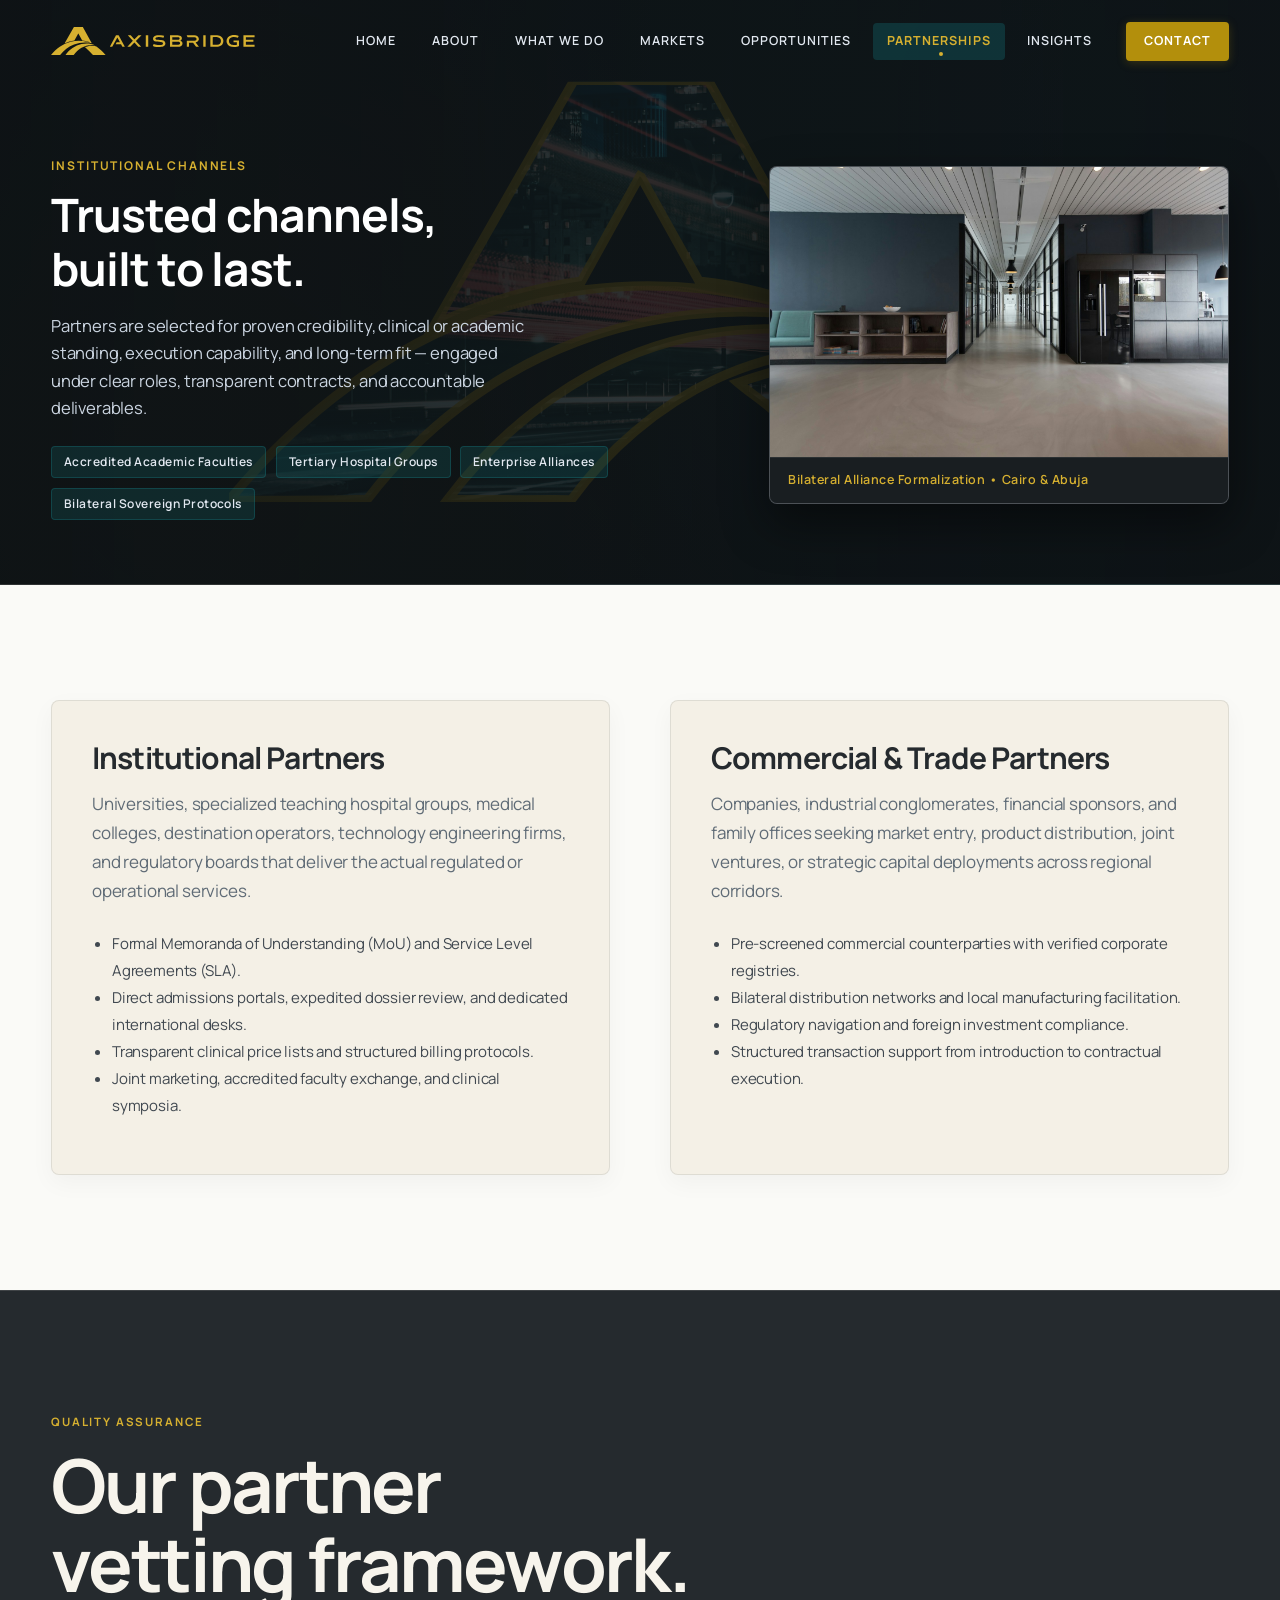
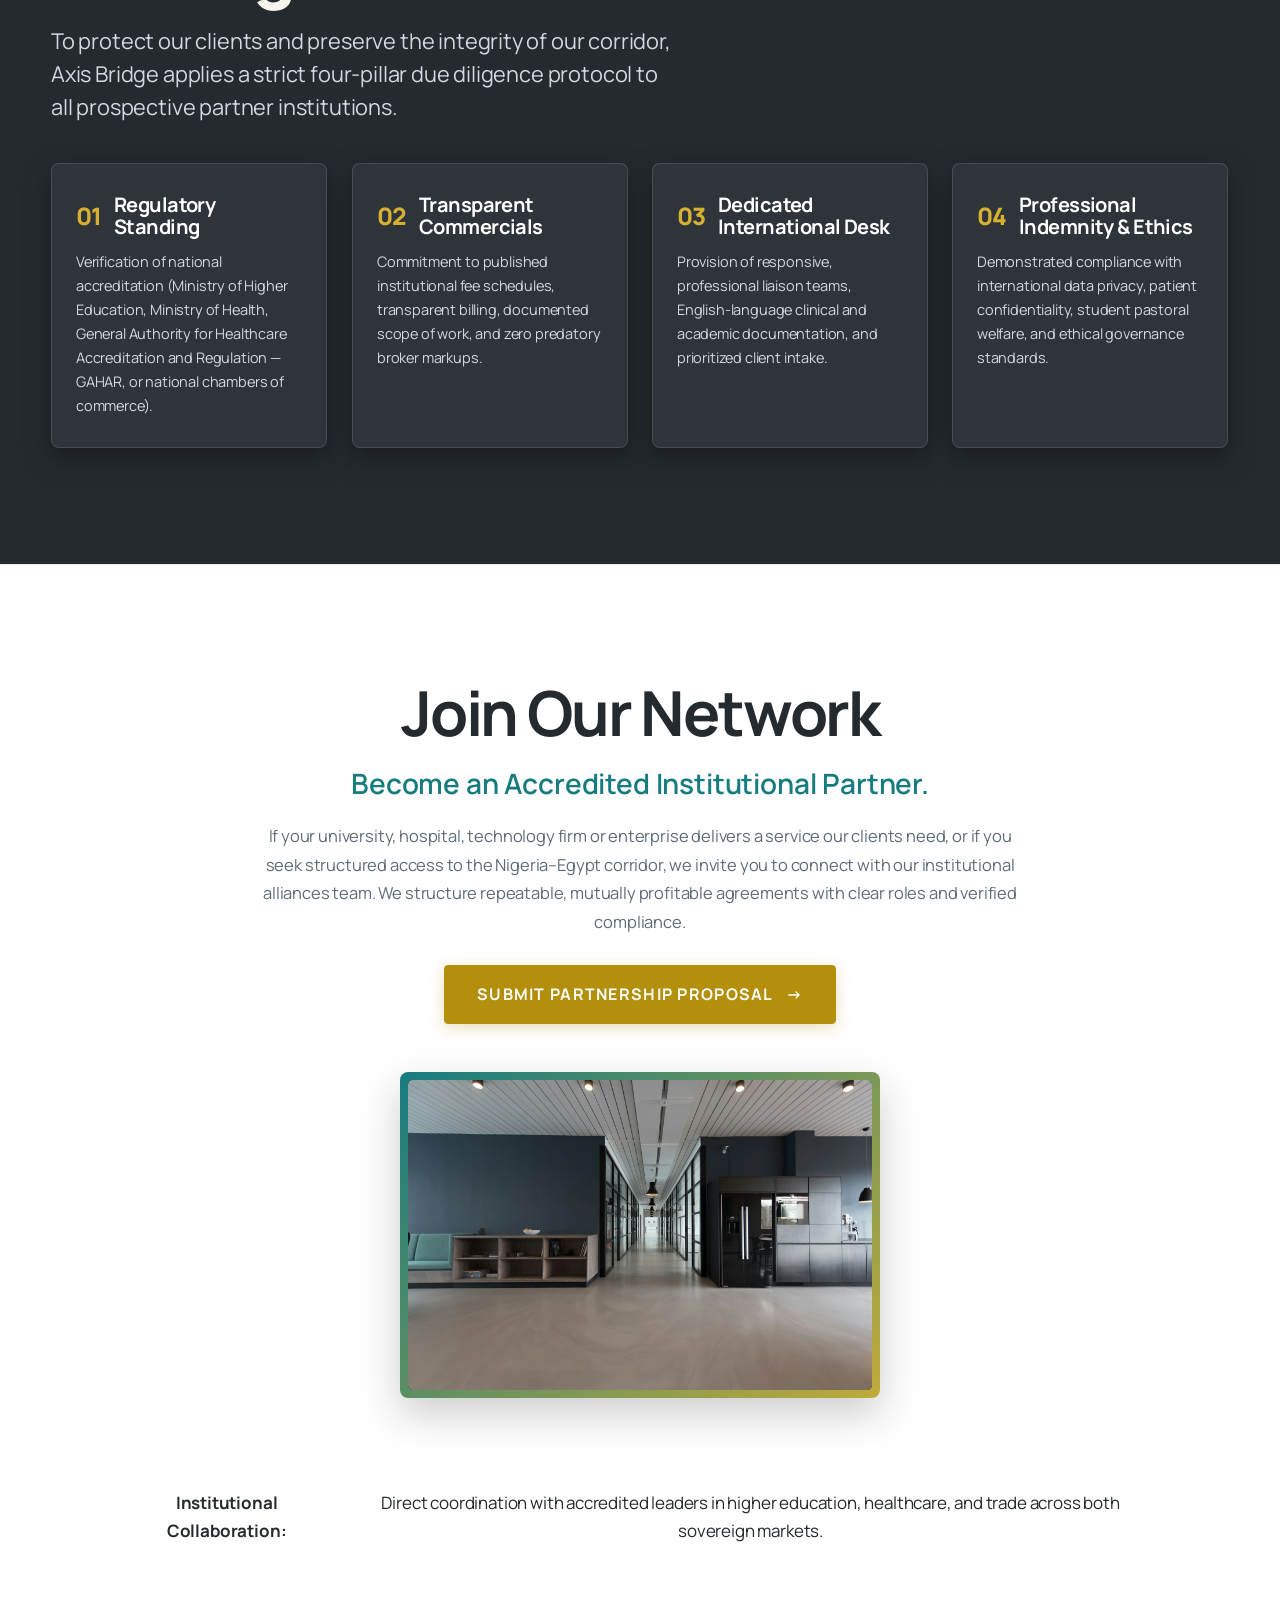
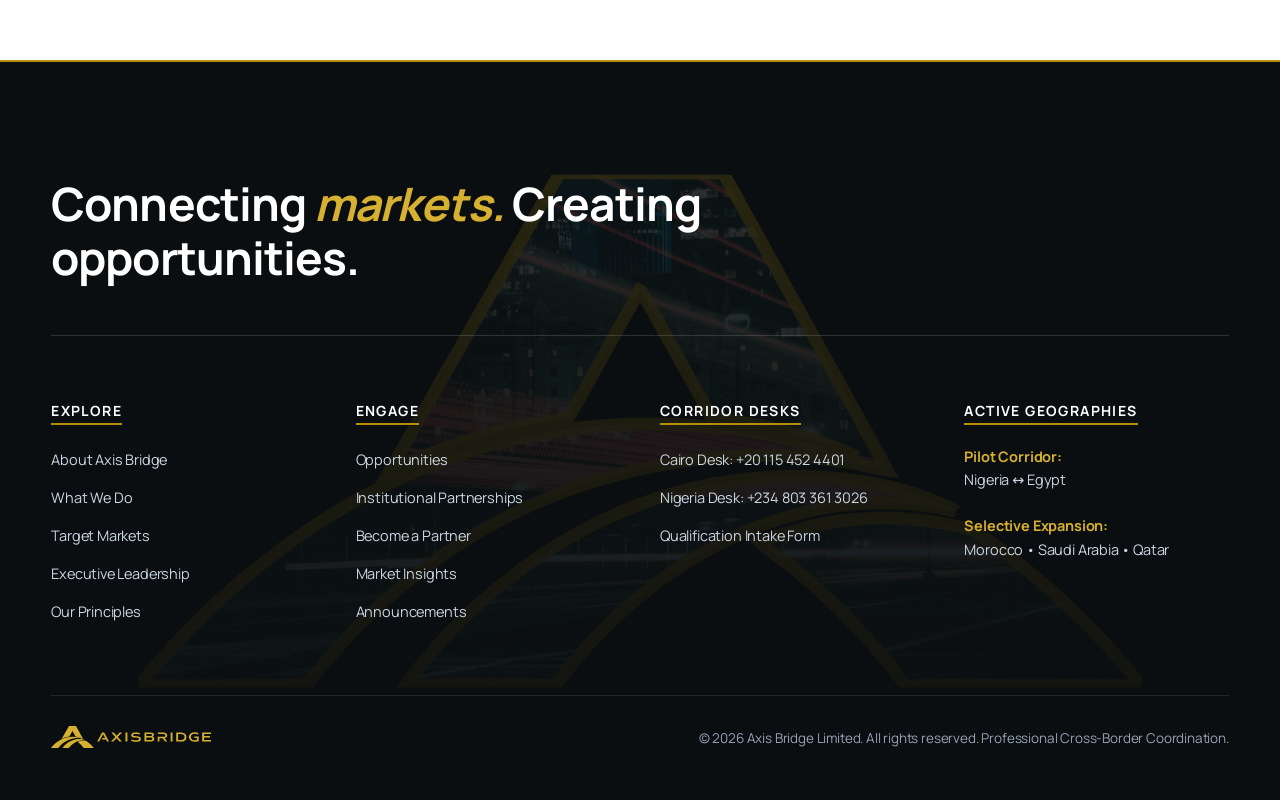
<file: partnerships.html>
<!DOCTYPE html>
<html lang="en">
<head>
  <meta charset="utf-8">
  <meta name="viewport" content="width=device-width, initial-scale=1, viewport-fit=cover">
  <title>Partnerships &amp; Alliances | Axis Bridge</title>
  <meta name="description" content="Discover how Axis Bridge builds trusted institutional and commercial channels. Learn about our partner vetting standards, institutional agreements, and how to become an accredited partner.">
  
  <meta property="og:type" content="website">
  <meta property="og:title" content="Partnerships — Axis Bridge">
  <meta property="og:description" content="Trusted institutional channels, built to last. Partner with Axis Bridge across Africa, North Africa and the Gulf.">
  <meta property="og:image" content="assets/images/boardroom.jpg">
  
  <link rel="preconnect" href="https://api.fontshare.com">
  <link rel="preconnect" href="https://fonts.googleapis.com">
  <link rel="preconnect" href="https://fonts.gstatic.com" crossorigin>
  <link rel="stylesheet" href="assets/css/main.css">
</head>
<body>

  <!-- SVG Global Symbol Definitions -->
  <svg width="0" height="0" style="position:absolute;display:none" aria-hidden="true">
    <symbol id="lg" viewBox="847.1 731.6 656.4 90.2">
      <path fill="currentColor" d="M 978.46875 783.882812 C 975.941406 783.429688 973.449219 782.769531 970.910156 782.359375 C 954.722656 779.71875 936.734375 781.960938 921.445312 787.707031 C 903.488281 794.457031 888.191406 806.359375 876.554688 821.496094 C 875.777344 821.558594 874.996094 821.5 874.21875 821.511719 C 866.019531 821.671875 857.613281 821.664062 849.386719 821.660156 C 848.675781 821.660156 847.859375 821.386719 847.101562 821.515625 C 863.570312 801.566406 885.171875 785.367188 910.601562 778.957031 C 928.1875 774.523438 945.445312 774.738281 963.070312 778.824219 C 966.492188 779.621094 969.847656 780.640625 973.238281 781.53125 L 967.6875 779.179688 C 961.222656 776.902344 954.480469 775.390625 947.644531 774.710938 L 935.234375 752.429688 L 934.941406 752.261719 L 922.484375 774.699219 C 911.609375 776.285156 900.910156 779.238281 891.023438 784.015625 L 920.914062 731.640625 L 949.65625 731.734375 Z M 978.46875 783.882812 M 1022.910156 821.515625 C 1022.265625 821.429688 1021.652344 821.65625 1021.015625 821.65625 C 1008.8125 821.65625 996.484375 821.398438 984.289062 821.652344 C 983.496094 821.671875 981.890625 821.828125 981.34375 821.320312 C 975.785156 813.910156 969.378906 807.117188 962.191406 801.265625 C 960.15625 799.613281 957.984375 798.128906 955.988281 796.429688 C 959.515625 795.28125 963.027344 794.066406 966.679688 793.335938 C 973.773438 791.910156 981.054688 791.914062 988.167969 793.199219 C 989.574219 793.453125 992.261719 793.902344 993.5 794.40625 C 994.441406 794.789062 996.644531 796.546875 997.59375 797.238281 C 1007.023438 804.121094 1015.574219 812.457031 1022.910156 821.515625 M 990.496094 791.070312 C 963.246094 784.5 935.929688 800.011719 920.265625 821.5625 C 918.867188 821.5 917.453125 821.507812 916.046875 821.511719 C 911.414062 821.53125 906.714844 821.53125 902.070312 821.511719 C 899.304688 821.5 896.535156 821.535156 893.765625 821.515625 C 906.503906 804.664062 924.714844 791.203125 945.65625 786.691406 C 959.535156 783.703125 975.699219 784.285156 988.753906 790.132812 C 989.308594 790.382812 990.0625 790.679688 990.496094 791.070312 M 1237.839844 778.996094 L 1237.839844 788.410156 L 1238.1875 788.757812 L 1257.964844 788.757812 C 1258.238281 788.757812 1259.734375 788.261719 1260.101562 788.105469 C 1263.90625 786.480469 1263.921875 781.441406 1260.332031 779.648438 C 1260.117188 779.542969 1258.753906 778.996094 1258.664062 778.996094 Z M 1237.839844 772.71875 L 1257.5 772.71875 C 1257.660156 772.71875 1259.3125 772.128906 1259.558594 771.988281 C 1262.695312 770.175781 1261.949219 765.796875 1258.503906 764.742188 C 1258.269531 764.667969 1256.914062 764.351562 1256.800781 764.351562 L 1238.1875 764.351562 L 1237.839844 764.699219 Z M 1230.394531 758.421875 L 1231.195312 758.0625 C 1240.046875 759.21875 1257.460938 755.601562 1264.808594 760.535156 C 1270.046875 764.054688 1270.296875 771.292969 1265.140625 775.003906 C 1264.648438 775.359375 1263.746094 775.320312 1263.898438 775.96875 C 1272.523438 778.511719 1273.039062 789.519531 1265.070312 793.53125 C 1262.597656 794.777344 1259.976562 794.9375 1257.277344 795.277344 L 1230.394531 795.265625 Z M 1230.394531 758.421875 M 1474.921875 764.582031 L 1474.921875 772.71875 L 1499.121094 772.71875 L 1499.121094 778.996094 L 1474.921875 778.996094 L 1474.921875 788.410156 L 1475.273438 788.757812 L 1503.542969 788.757812 L 1503.542969 795.265625 L 1467.011719 795.265625 L 1467.011719 758.421875 L 1467.363281 758.074219 L 1503.191406 758.074219 L 1503.542969 758.421875 L 1503.542969 764.234375 L 1503.191406 764.582031 Z M 1474.921875 764.582031 M 1368.132812 788.988281 L 1382.441406 788.988281 C 1396.3125 788.988281 1399.476562 768.65625 1386.09375 765.117188 C 1382.347656 764.125 1372.828125 763.882812 1368.933594 764.339844 C 1368.59375 764.378906 1368.335938 764.367188 1368.132812 764.699219 Z M 1360.453125 758.65625 C 1360.476562 758.578125 1360.816406 758.246094 1360.921875 758.195312 C 1367.871094 758.269531 1375.28125 757.683594 1382.21875 758.066406 C 1395.695312 758.804688 1405.601562 768.433594 1401.460938 782.425781 C 1396.394531 799.558594 1374.683594 794.5 1361.257812 795.277344 L 1360.453125 794.917969 Z M 1360.453125 758.65625 M 1188.464844 758.140625 C 1193.875 757.617188 1201.820312 757.90625 1207.171875 758.84375 C 1207.785156 758.953125 1211.746094 759.761719 1211.773438 760.046875 L 1209.539062 765.960938 C 1203.527344 764.414062 1196.941406 763.953125 1190.726562 764.351562 C 1188.171875 764.515625 1183.574219 765.125 1183.386719 768.425781 C 1183.203125 771.679688 1187.097656 772.402344 1189.566406 772.714844 C 1199.074219 773.921875 1217.21875 771.585938 1215.480469 786.523438 C 1214.214844 797.347656 1194.714844 796.589844 1187.03125 795.703125 C 1182.941406 795.226562 1178.878906 794.132812 1175.121094 792.488281 L 1177.953125 786.464844 C 1180.769531 787.554688 1183.617188 788.601562 1186.609375 789.148438 C 1191.273438 790 1202.867188 790.816406 1206.539062 787.589844 C 1209.039062 785.398438 1207.925781 782.140625 1205.03125 780.972656 C 1199.984375 778.933594 1190.988281 780.128906 1184.976562 778.695312 C 1170.460938 775.222656 1174.144531 759.53125 1188.464844 758.140625 M 1452.820312 792.710938 C 1450.648438 793.667969 1448.601562 794.570312 1446.265625 795.109375 C 1434.730469 797.765625 1418.125 795.964844 1413.730469 783.066406 C 1409.585938 770.910156 1417.25 760.363281 1429.273438 757.910156 C 1436.554688 756.425781 1445.417969 757.042969 1451.871094 760.785156 L 1449.09375 766.441406 C 1438.382812 760.742188 1418.921875 762.386719 1420.484375 778.410156 C 1421.519531 789.066406 1433.605469 790.789062 1442.195312 789.417969 C 1443.394531 789.226562 1444.847656 789.105469 1445.839844 788.410156 L 1445.839844 781.085938 L 1435.140625 781.085938 L 1435.140625 774.808594 L 1452.472656 774.808594 L 1452.820312 775.160156 Z M 1452.820312 792.710938 M 1310.082031 775.972656 C 1318.621094 775.070312 1317.726562 764.484375 1309.625 764.34375 L 1287.316406 764.3125 L 1284.890625 760.695312 L 1284.601562 758.304688 L 1308.230469 758.0625 C 1317.351562 757.53125 1326.84375 764.9375 1322.496094 774.660156 C 1320.40625 779.339844 1317.503906 779.71875 1313.308594 781.296875 C 1313.0625 781.390625 1312.914062 781.179688 1312.992188 781.664062 L 1323.691406 795.265625 L 1314.386719 795.265625 L 1304.730469 782.015625 L 1291.585938 782.015625 L 1291.585938 795.265625 L 1284.605469 795.265625 L 1284.605469 775.972656 Z M 1310.082031 775.972656 M 1138.722656 758.308594 L 1120.59375 776.585938 L 1137.5625 795.265625 L 1128.371094 795.265625 L 1115.808594 781.554688 L 1102.546875 795.265625 L 1093.121094 795.265625 L 1110.773438 776.28125 L 1094.519531 758.308594 L 1103.941406 758.308594 C 1107.335938 761.960938 1110.515625 765.851562 1113.941406 769.46875 C 1114.25 769.792969 1115.695312 771.363281 1116.007812 771.308594 L 1128.835938 758.308594 Z M 1138.722656 758.308594 M 1084.980469 795.265625 L 1077.183594 795.265625 L 1072.648438 786.898438 L 1055.429688 786.898438 L 1058.210938 781.253906 C 1058.316406 781.117188 1058.6875 780.855469 1058.804688 780.855469 L 1069.160156 780.855469 L 1060.898438 765.050781 L 1044.378906 795.265625 L 1036.585938 795.265625 L 1056.472656 758.535156 C 1056.652344 758.296875 1056.90625 758.324219 1057.164062 758.292969 C 1058.015625 758.191406 1064.558594 758.222656 1064.972656 758.421875 Z M 1084.980469 795.265625 M 1160.363281 795.265625 L 1152.449219 795.265625 L 1152.449219 758.304688 L 1160.363281 758.304688 Z M 1160.363281 795.265625 M 1345.328125 795.265625 L 1337.652344 795.265625 L 1337.652344 758.304688 L 1345.328125 758.304688 Z M 1345.328125 795.265625 "/>
    </symbol>
    <symbol id="mk" viewBox="847 732 176 90">
      <path d="M 978.46875 783.882812 C 975.941406 783.429688 973.449219 782.769531 970.910156 782.359375 C 954.722656 779.71875 936.734375 781.960938 921.445312 787.707031 C 903.488281 794.457031 888.191406 806.359375 876.554688 821.496094 C 875.777344 821.558594 874.996094 821.5 874.21875 821.511719 C 866.019531 821.671875 857.613281 821.664062 849.386719 821.660156 C 848.675781 821.660156 847.859375 821.386719 847.101562 821.515625 C 863.570312 801.566406 885.171875 785.367188 910.601562 778.957031 C 928.1875 774.523438 945.445312 774.738281 963.070312 778.824219 C 966.492188 779.621094 969.847656 780.640625 973.238281 781.53125 L 967.6875 779.179688 C 961.222656 776.902344 954.480469 775.390625 947.644531 774.710938 L 935.234375 752.429688 L 934.941406 752.261719 L 922.484375 774.699219 C 911.609375 776.285156 900.910156 779.238281 891.023438 784.015625 L 920.914062 731.640625 L 949.65625 731.734375 Z M 1022.910156 821.515625 C 1022.265625 821.429688 1021.652344 821.65625 1021.015625 821.65625 C 1008.8125 821.65625 996.484375 821.398438 984.289062 821.652344 C 983.496094 821.671875 981.890625 821.828125 981.34375 821.320312 C 975.785156 813.910156 969.378906 807.117188 962.191406 801.265625 C 960.15625 799.613281 957.984375 798.128906 955.988281 796.429688 C 959.515625 795.28125 963.027344 794.066406 966.679688 793.335938 C 973.773438 791.910156 981.054688 791.914062 988.167969 793.199219 C 989.574219 793.453125 992.261719 793.902344 993.5 794.40625 C 994.441406 794.789062 996.644531 796.546875 997.59375 797.238281 C 1007.023438 804.121094 1015.574219 812.457031 1022.910156 821.515625 M 990.496094 791.070312 C 963.246094 784.5 935.929688 800.011719 920.265625 821.5625 C 918.867188 821.5 917.453125 821.507812 916.046875 821.511719 C 911.414062 821.53125 906.714844 821.53125 902.070312 821.511719 C 899.304688 821.5 896.535156 821.535156 893.765625 821.515625 C 906.503906 804.664062 924.714844 791.203125 945.65625 786.691406 C 959.535156 783.703125 975.699219 784.285156 988.753906 790.132812 C 989.308594 790.382812 990.0625 790.679688 990.496094 791.070312"/>
    </symbol>
  </svg>

  <!-- Site Header -->
  <header class="site-header" id="mainHeader">
    <a href="index.html" class="brand" aria-label="Axis Bridge Home">
      <svg viewBox="0 0 656.4 90.2" aria-hidden="true"><use href="#lg"/></svg>
    </a>
    <button class="mobile-toggle" aria-expanded="false" aria-controls="primaryNav">Menu</button>
    <nav class="primary-nav" id="primaryNav" aria-label="Primary Navigation">
      <a href="index.html">Home</a>
      <a href="about.html">About</a>
      <a href="what-we-do.html">What We Do</a>
      <a href="markets.html">Markets</a>
      <a href="opportunities.html">Opportunities</a>
      <a href="partnerships.html">Partnerships</a>
      <a href="insights.html">Insights</a>
      <a href="contact.html" class="nav-cta">Contact</a>
    </nav>
  </header>

  <main id="mainContent">
        <!-- PAGE HERO: BALANCED ARCHITECTURAL EDITORIAL COMPOSITION -->
    <section class="page-hero">
    <div class="page-hero-backdrop" aria-hidden="true">
      <svg viewBox="0 0 1600 650" preserveAspectRatio="xMidYMid slice" class="page-hero-pattern-svg">
        <defs>
          <mask id="heroPageMask">
            <rect width="1600" height="650" fill="#000"/>
            <g fill="#fff" transform="translate(800 325) scale(5.2) translate(-935 -777)">
              <use href="#mk" x="847" y="732" width="176" height="90"/>
            </g>
          </mask>
          <linearGradient id="pageHeroTint" x1="0" y1="0" x2="1" y2="1">
            <stop offset="0%" stop-color="#0A2540" stop-opacity="0.8"/>
            <stop offset="50%" stop-color="#167C80" stop-opacity="0.65"/>
            <stop offset="100%" stop-color="#14181B" stop-opacity="0.85"/>
          </linearGradient>
        </defs>
        <!-- Actual Large Architectural Bridge Photograph from Hero -->
        <image href="assets/images/hero_bridge_wide.jpg" width="1600" height="650" preserveAspectRatio="xMidYMid slice" mask="url(#heroPageMask)" opacity="0.65"/>
        <rect width="1600" height="650" fill="url(#pageHeroTint)" mask="url(#heroPageMask)" style="mix-blend-mode: overlay;"/>
        <g fill="none" stroke="#B38F0C" stroke-width="2" opacity="0.75" transform="translate(800 325) scale(5.2) translate(-935 -777)">
          <use href="#mk" x="847" y="732" width="176" height="90"/>
        </g>
      </svg>
      <div class="page-hero-gradient-overlay"></div>
    </div>
    
      <div class="container">
        <div class="page-hero-grid">
          <div class="page-hero-text hero-animate-in">
            <div class="kicker">Institutional Channels</div>
            <h1 class="display-title">Trusted channels, built to last.</h1>
            <p class="lead-text">
              Partners are selected for proven credibility, clinical or academic standing, execution capability, and long-term fit &mdash; engaged under clear roles, transparent contracts, and accountable deliverables.
            </p>
            <div class="hero-meta-strip">
              <span class="meta-tag">Accredited Academic Faculties</span>
              <span class="meta-tag">Tertiary Hospital Groups</span>
              <span class="meta-tag">Enterprise Alliances</span>
              <span class="meta-tag">Bilateral Sovereign Protocols</span>
            </div>
          </div>
          <div class="page-hero-media hero-animate-in">
            <div class="hero-image-card">
              <div class="hero-img-wrap">
                <img src="assets/images/boardroom.jpg" alt="Axis Bridge strategic institutional alliances" loading="lazy">
              </div>
              <div class="hero-image-caption">
                Bilateral Alliance Formalization &bull; Cairo &amp; Abuja
              </div>
            </div>
          </div>
        </div>
      </div>
    </section>

    <!-- SECTION: PARTNERSHIP CATEGORIES -->
    <section class="section" id="categories">
      <div class="container">
        <div style="display: grid; grid-template-columns: 1fr 1fr; gap: clamp(30px, 5vw, 60px);">
          
          <!-- Institutional Partners -->
          <div class="reveal" id="institutional" style="background: var(--paper-warm); border: 1px solid var(--border-light); border-radius: var(--radius-md); padding: 40px; box-shadow: 0 8px 24px rgba(0, 0, 0, 0.04);">
            <h2 style="font-size: 30px; margin-bottom: 16px; color: var(--charcoal);">Institutional Partners</h2>
            <p class="body-muted" style="line-height: 1.7; margin-bottom: 24px;">
              Universities, specialized teaching hospital groups, medical colleges, destination operators, technology engineering firms, and regulatory boards that deliver the actual regulated or operational services.
            </p>
            <ul style="padding-left: 20px; color: var(--ink-secondary); font-size: 15px; line-height: 1.8;">
              <li>Formal Memoranda of Understanding (MoU) and Service Level Agreements (SLA).</li>
              <li>Direct admissions portals, expedited dossier review, and dedicated international desks.</li>
              <li>Transparent clinical price lists and structured billing protocols.</li>
              <li>Joint marketing, accredited faculty exchange, and clinical symposia.</li>
            </ul>
          </div>

          <!-- Commercial & Trade Partners -->
          <div class="reveal" id="business" style="background: var(--paper-warm); border: 1px solid var(--border-light); border-radius: var(--radius-md); padding: 40px; box-shadow: 0 8px 24px rgba(0, 0, 0, 0.04);">
            <h2 style="font-size: 30px; margin-bottom: 16px; color: var(--charcoal);">Commercial &amp; Trade Partners</h2>
            <p class="body-muted" style="line-height: 1.7; margin-bottom: 24px;">
              Companies, industrial conglomerates, financial sponsors, and family offices seeking market entry, product distribution, joint ventures, or strategic capital deployments across regional corridors.
            </p>
            <ul style="padding-left: 20px; color: var(--ink-secondary); font-size: 15px; line-height: 1.8;">
              <li>Pre-screened commercial counterparties with verified corporate registries.</li>
              <li>Bilateral distribution networks and local manufacturing facilitation.</li>
              <li>Regulatory navigation and foreign investment compliance.</li>
              <li>Structured transaction support from introduction to contractual execution.</li>
            </ul>
          </div>

        </div>
      </div>
    </section>

    <!-- SECTION: PARTNER VETTING & CREDIBILITY PROTOCOL -->
    <section class="section section-charcoal" id="vetting-protocol">
      <div class="container">
        <div class="reveal" style="max-width: 760px;">
          <div class="kicker">Quality Assurance</div>
          <h2 class="display-title">Our partner vetting framework.</h2>
          <p class="lead-text">
            To protect our clients and preserve the integrity of our corridor, Axis Bridge applies a strict four-pillar due diligence protocol to all prospective partner institutions.
          </p>
        </div>

        <!-- Quality Assurance Due Diligence Framework (High-Contrast Sea-Green & Dark Charcoal Cards) -->
        <div class="vetting-framework-grid">
          <div class="vetting-card-item reveal">
            <h3><span class="num">01</span> Regulatory Standing</h3>
            <p>Verification of national accreditation (Ministry of Higher Education, Ministry of Health, General Authority for Healthcare Accreditation and Regulation &mdash; GAHAR, or national chambers of commerce).</p>
          </div>

          <div class="vetting-card-item reveal">
            <h3><span class="num">02</span> Transparent Commercials</h3>
            <p>Commitment to published institutional fee schedules, transparent billing, documented scope of work, and zero predatory broker markups.</p>
          </div>

          <div class="vetting-card-item reveal">
            <h3><span class="num">03</span> Dedicated International Desk</h3>
            <p>Provision of responsive, professional liaison teams, English-language clinical and academic documentation, and prioritized client intake.</p>
          </div>

          <div class="vetting-card-item reveal">
            <h3><span class="num">04</span> Professional Indemnity &amp; Ethics</h3>
            <p>Demonstrated compliance with international data privacy, patient confidentiality, student pastoral welfare, and ethical governance standards.</p>
          </div>
        </div>
      </div>
    </section>

    <!-- SECTION: BECOME • PARTNER APPLICATION (Larger & Centered Strong Presentation) -->
    <section class="section" id="become-a-partner" style="background: #FFFFFF; border-top: 1px solid var(--border-light);">
      <div class="container">
        <div class="reveal" style="max-width: 880px; margin: 0 auto 48px; text-align: center;">
          <h2 class="display-title" style="color: var(--charcoal); font-size: clamp(40px, 5.2vw, 62px); margin-bottom: 16px; font-family: var(--font-display);">Join Our Network</h2>
          <p class="lead-text" style="color: var(--teal); font-weight: 600; font-size: clamp(20px, 2.4vw, 28px); margin: 0 auto 18px;">
            Become an Accredited Institutional Partner.
          </p>
          <p class="body-muted" style="max-width: 760px; margin: 0 auto 28px; font-size: 16.5px; line-height: 1.75;">
            If your university, hospital, technology firm or enterprise delivers a service our clients need, or if you seek structured access to the Nigeria–Egypt corridor, we invite you to connect with our institutional alliances team. We structure repeatable, mutually profitable agreements with clear roles and verified compliance.
          </p>
          <div>
            <a href="contact.html?type=partnership" class="btn btn-primary btn-lg">
              Submit Partnership Proposal <span class="arrow">→</span>
            </a>
          </div>
        </div>

        <div class="who-we-are-grid reveal" style="align-items: center; max-width: 1040px; margin: 0 auto;">
          <div class="image-frame-geometric" style="grid-column: 1 / -1;">
            <div class="image-frame-inner" style="max-height: 420px;">
              <img src="assets/images/boardroom.jpg" alt="Axis Bridge bilateral institutional alliance signing" loading="lazy" style="object-position: center 35%;">
            </div>
          </div>
          <div class="image-external-caption" style="grid-column: 1 / -1; text-align: center; margin-top: 14px;">
            <strong>Institutional Collaboration:</strong> Direct coordination with accredited leaders in higher education, healthcare, and trade across both sovereign markets.
          </div>
        </div>
      </div>
    </section>
  </main>

  <!-- Global Footer with Subtly Repeated Official Logo-Mark Pattern Backdrop -->
    <!-- Global Footer with Hero Bridge Pattern Image Backdrop -->
    <!-- Global Footer with Centered Hero Bridge Pattern Image Backdrop -->
    <!-- Global Footer with Centered Hero Bridge Pattern Image Backdrop -->
  <footer class="site-footer">
    <div class="footer-pattern-backdrop" aria-hidden="true">
      <svg viewBox="0 0 1600 700" preserveAspectRatio="xMidYMid slice" class="footer-pattern-svg">
        <defs>
          <mask id="footerBridgeMask">
            <rect width="1600" height="700" fill="#000"/>
            <g fill="#fff" transform="translate(800 350) scale(5.4) translate(-935 -777)">
              <use href="#mk" x="847" y="732" width="176" height="90"/>
            </g>
          </mask>
          <linearGradient id="footerTint" x1="0" y1="0" x2="1" y2="1">
            <stop offset="0%" stop-color="#0A2540" stop-opacity="0.75"/>
            <stop offset="50%" stop-color="#167C80" stop-opacity="0.65"/>
            <stop offset="100%" stop-color="#14181B" stop-opacity="0.85"/>
          </linearGradient>
        </defs>
        <!-- Actual Large Architectural Bridge Photograph from Hero -->
        <image href="assets/images/hero_bridge_wide.jpg" width="1600" height="700" preserveAspectRatio="xMidYMid slice" mask="url(#footerBridgeMask)" opacity="0.65"/>
        <!-- Brand color overlay on masked bridge -->
        <rect width="1600" height="700" fill="url(#footerTint)" mask="url(#footerBridgeMask)" style="mix-blend-mode: overlay;"/>
        <!-- Gold architectural outline tracing bridge pattern geometry perfectly centered -->
        <g fill="none" stroke="#B38F0C" stroke-width="2.2" opacity="0.8" transform="translate(800 350) scale(5.4) translate(-935 -777)">
          <use href="#mk" x="847" y="732" width="176" height="90"/>
        </g>
      </svg>
      <div class="footer-overlay-gradient"></div>
    </div>
    <div class="container">
      <div class="footer-top">
        <div class="footer-tagline">
          Connecting <em>markets.</em> Creating opportunities.
        </div>
      </div>

      <div class="footer-links-grid">
        <div class="footer-col">
          <h4>Explore</h4>
          <ul>
            <li><a href="about.html">About Axis Bridge</a></li>
            <li><a href="what-we-do.html">What We Do</a></li>
            <li><a href="markets.html">Target Markets</a></li>
            <li><a href="about.html#leadership">Executive Leadership</a></li>
            <li><a href="about.html#our-principles">Our Principles</a></li>
          </ul>
        </div>

        <div class="footer-col">
          <h4>Engage</h4>
          <ul>
            <li><a href="opportunities.html">Opportunities</a></li>
            <li><a href="partnerships.html">Institutional Partnerships</a></li>
            <li><a href="partnerships.html#become-a-partner">Become a Partner</a></li>
            <li><a href="insights.html">Market Insights</a></li>
            <li><a href="insights.html#news">Announcements</a></li>
          </ul>
        </div>

        <div class="footer-col">
          <h4>Corridor Desks</h4>
          <ul>
            <li><a href="https://wa.me/201154524401" target="_blank" rel="noopener">Cairo Desk: +20 115 452 4401</a></li>
            <li><a href="https://wa.me/2348033613026" target="_blank" rel="noopener">Nigeria Desk: +234 803 361 3026</a></li>
            <li><a href="contact.html">Qualification Intake Form</a></li>
          </ul>
        </div>

        <div class="footer-col">
          <h4>Active Geographies</h4>
          <p style="color: #CBD5E1; font-size: 14.5px; line-height: 1.6;">
            <strong style="color: var(--gold-light);">Pilot Corridor:</strong><br>
            Nigeria &harr; Egypt<br><br>
            <strong style="color: var(--gold-light);">Selective Expansion:</strong><br>
            Morocco &bull; Saudi Arabia &bull; Qatar
          </p>
        </div>
      </div>

      <div class="footer-bottom">
        <a href="index.html" class="footer-logo" aria-label="Axis Bridge Home">
          <svg viewBox="0 0 656.4 90.2" style="height: 22px; width: auto;"><use href="#lg"/></svg>
        </a>
        <span>&copy; 2026 Axis Bridge Limited. All rights reserved. Professional Cross-Border Coordination.</span>
      </div>
    </div>
  </footer>

  <script src="assets/js/main.js"></script>
</body>
</html>
</file>
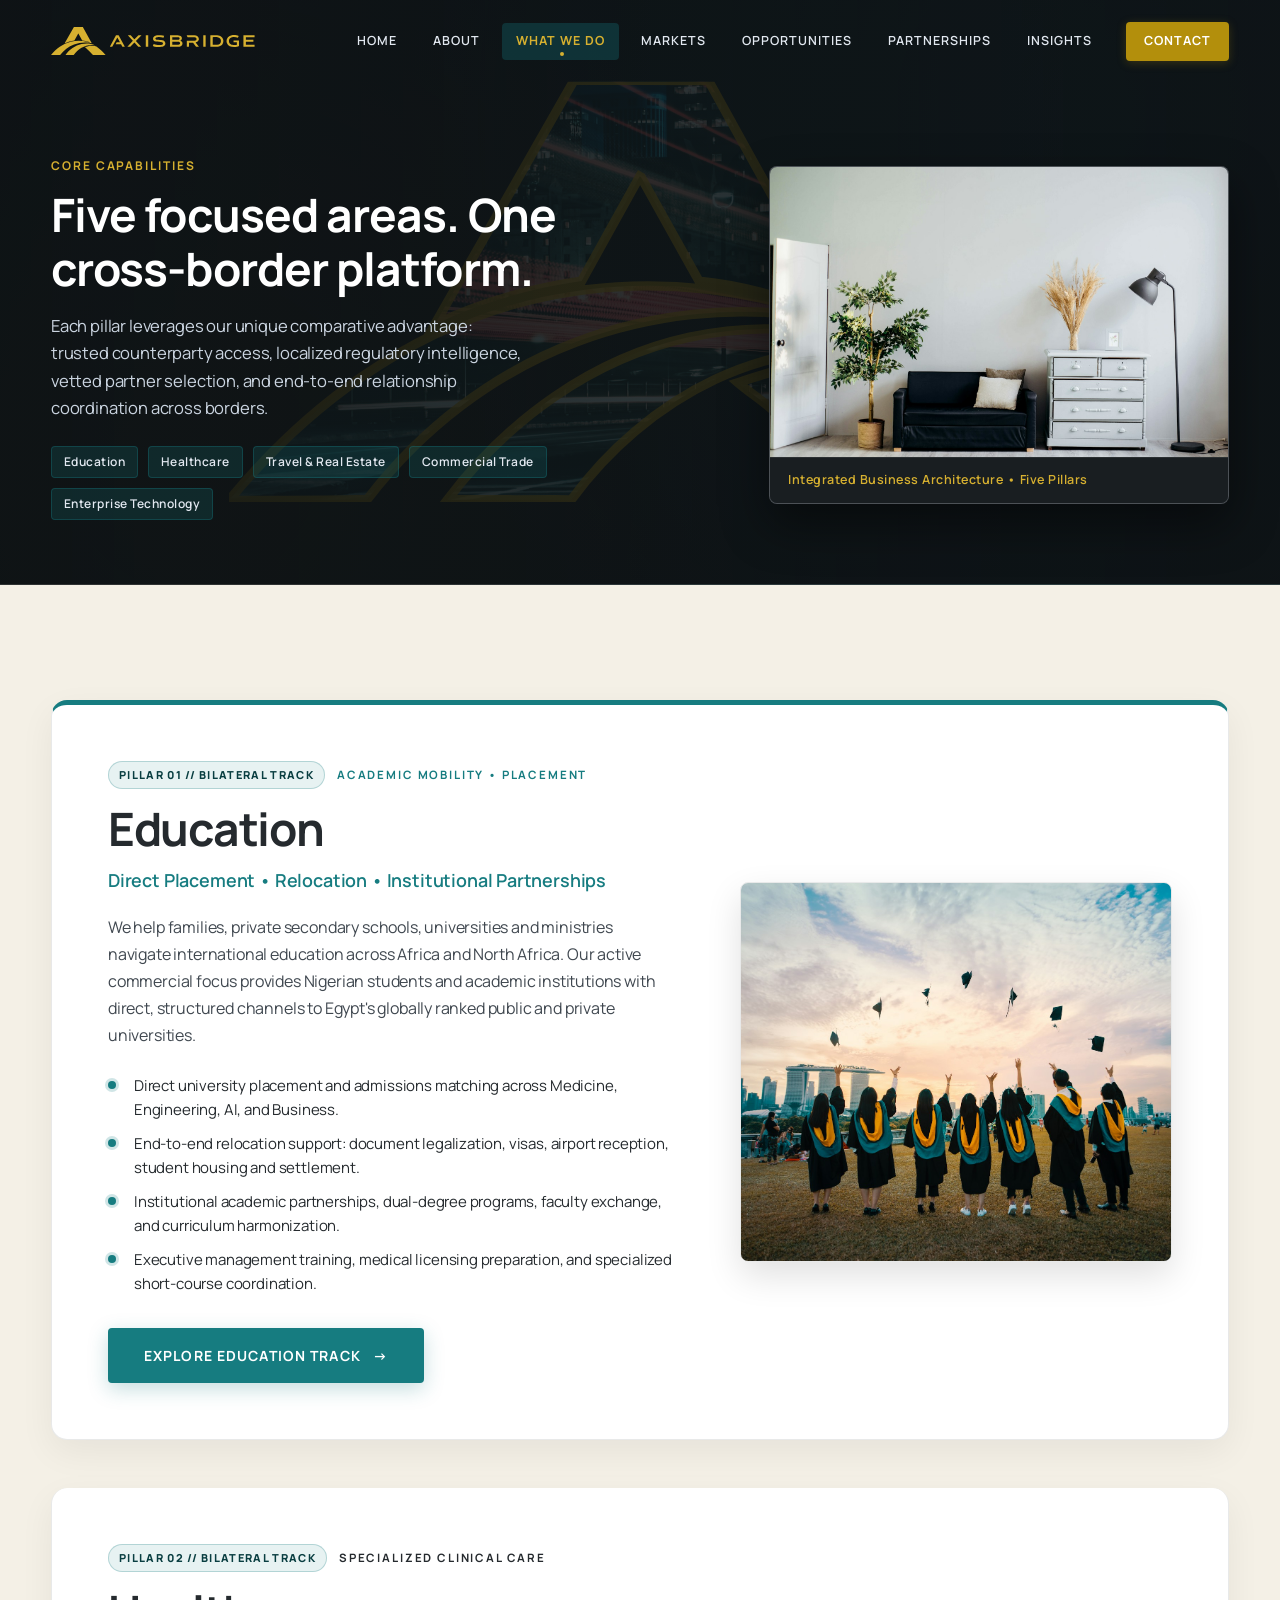
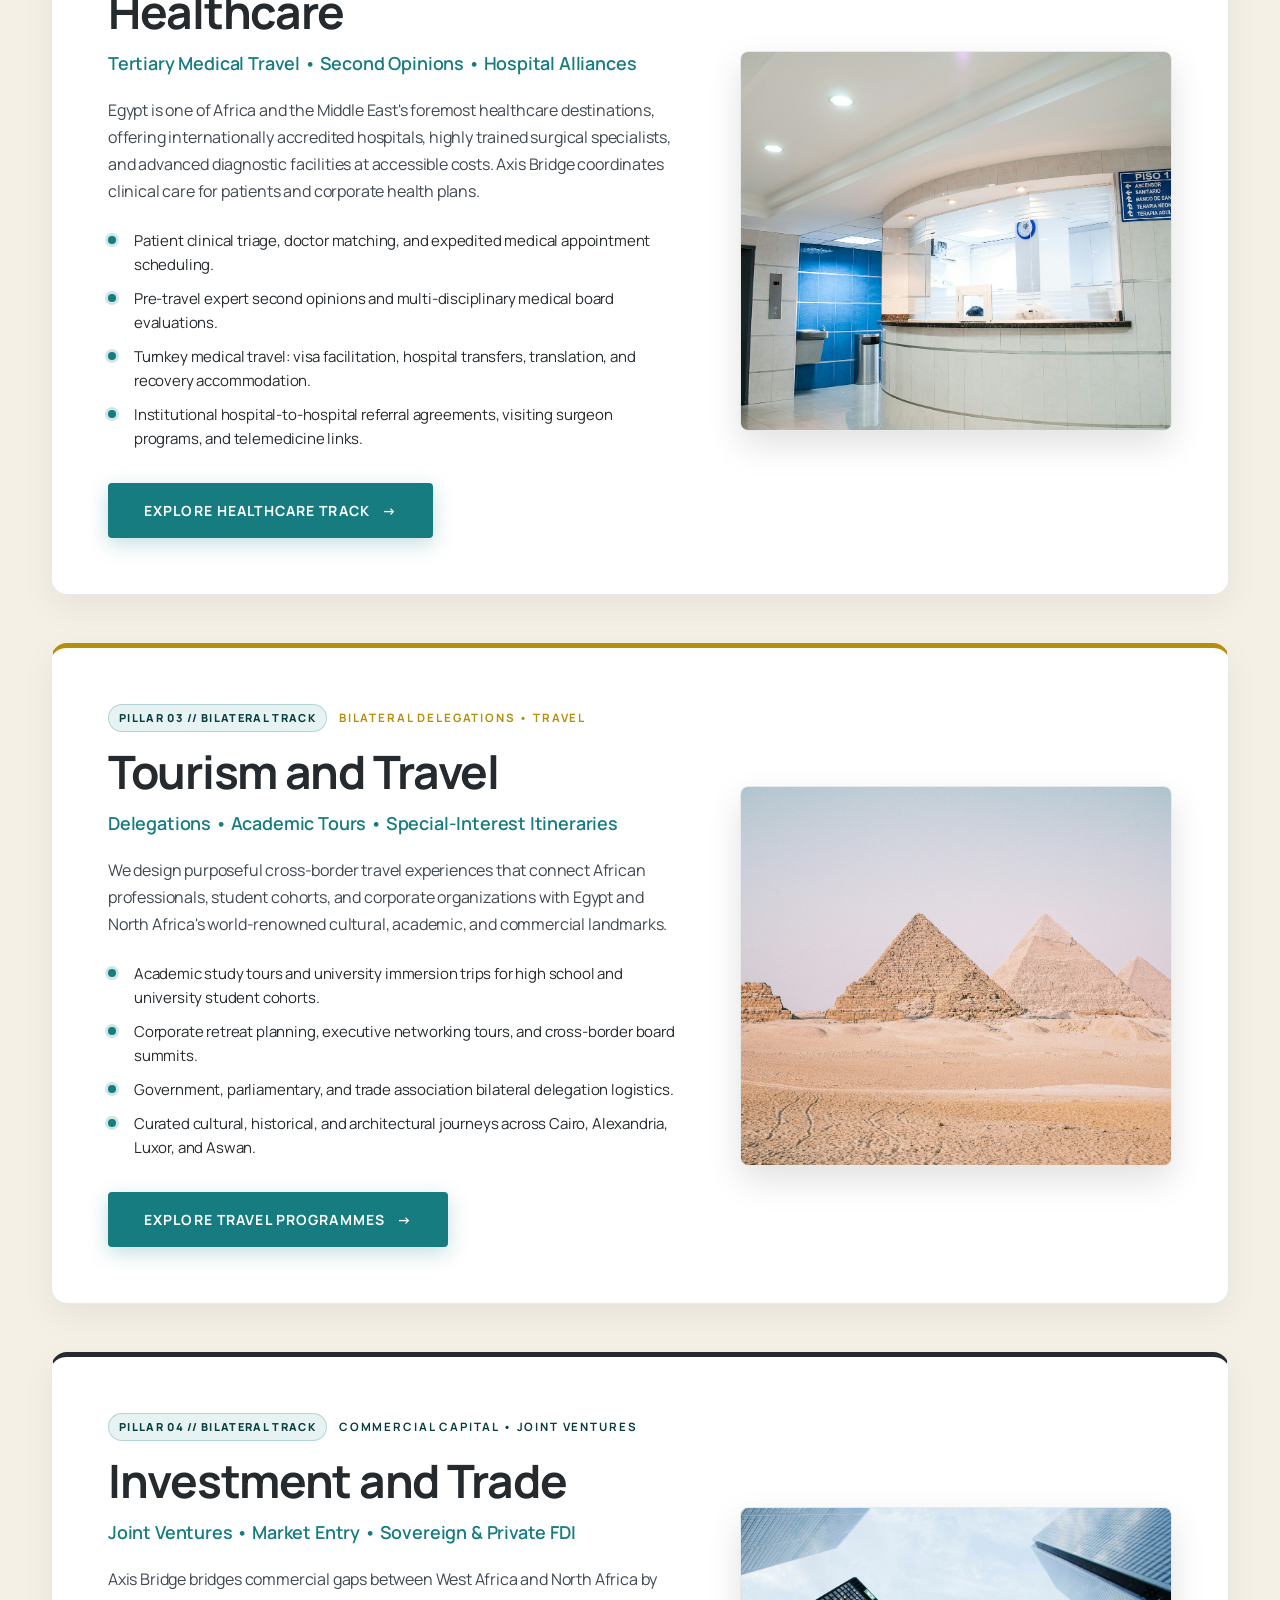
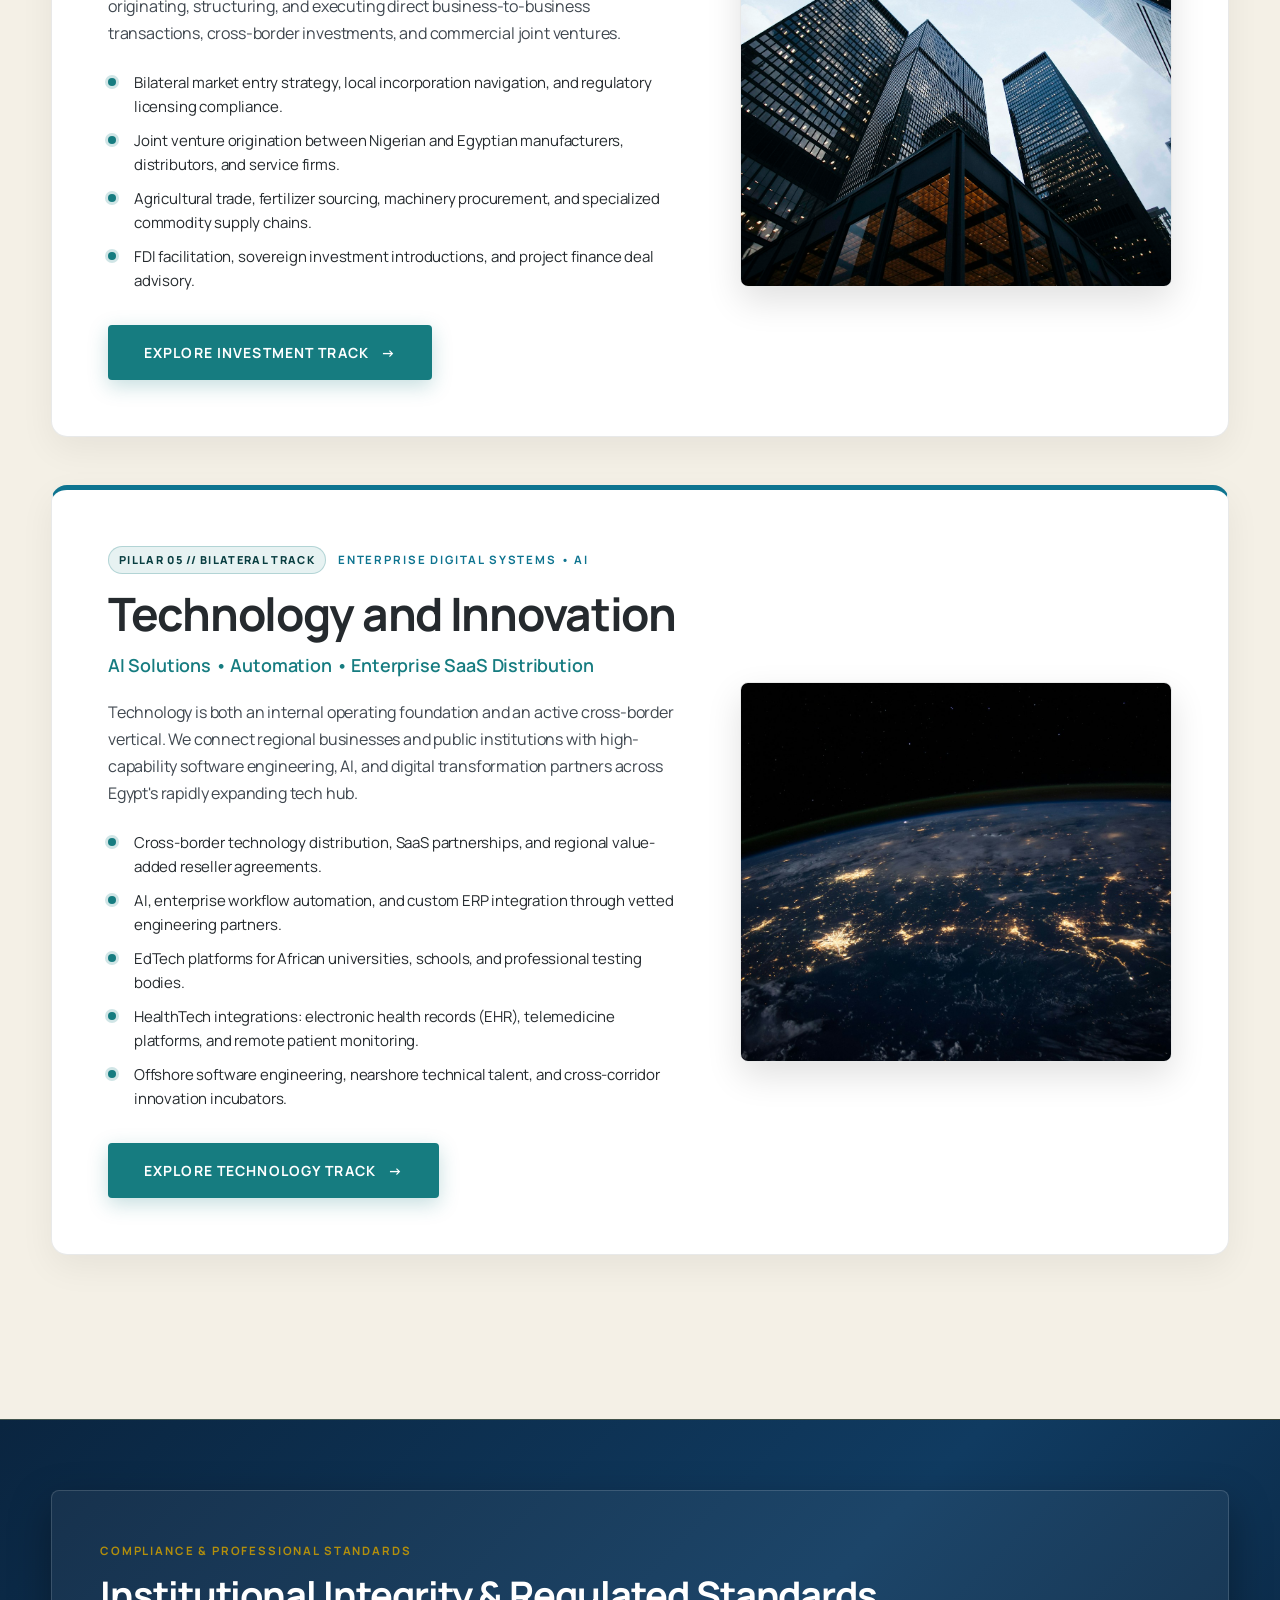
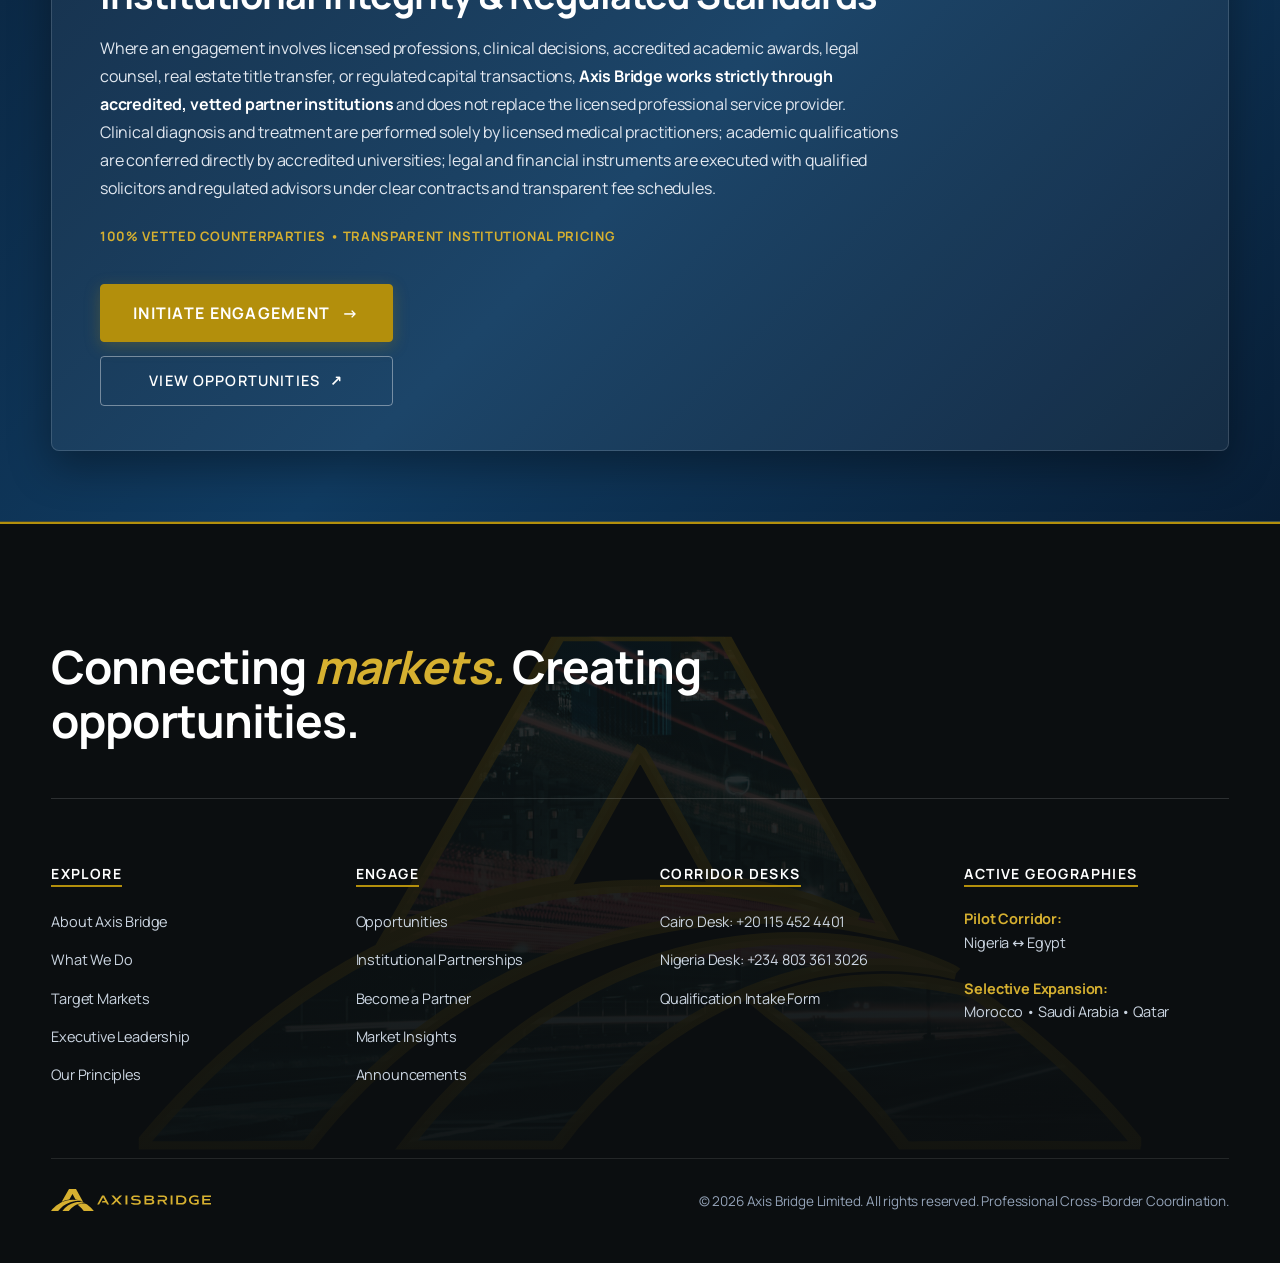
<file: what-we-do.html>
<!DOCTYPE html>
<html lang="en">
<head>
  <meta charset="utf-8">
  <meta name="viewport" content="width=device-width, initial-scale=1, viewport-fit=cover">
  <title>What We Do — Five Business Pillars | Axis Bridge</title>
  <meta name="description" content="Discover the five focused cross-border business pillars of Axis Bridge: Education, Healthcare, Tourism, Investment & Trade, and Technology across Nigeria and international markets.">
  
  <meta property="og:type" content="website">
  <meta property="og:title" content="What We Do — Five Pillars | Axis Bridge">
  <meta property="og:description" content="Structured cross-border access across Education, Healthcare, Tourism, Investment & Trade, and Technology.">
  <meta property="og:image" content="assets/images/bridge_arch.jpg">
  
  <link rel="preconnect" href="https://api.fontshare.com">
  <link rel="preconnect" href="https://fonts.googleapis.com">
  <link rel="preconnect" href="https://fonts.gstatic.com" crossorigin>
  <link rel="stylesheet" href="assets/css/main.css">
</head>
<body>

  <!-- SVG Global Symbol Definitions -->
  <svg width="0" height="0" style="position:absolute;display:none" aria-hidden="true">
    <symbol id="lg" viewBox="847.1 731.6 656.4 90.2">
      <path fill="currentColor" d="M 978.46875 783.882812 C 975.941406 783.429688 973.449219 782.769531 970.910156 782.359375 C 954.722656 779.71875 936.734375 781.960938 921.445312 787.707031 C 903.488281 794.457031 888.191406 806.359375 876.554688 821.496094 C 875.777344 821.558594 874.996094 821.5 874.21875 821.511719 C 866.019531 821.671875 857.613281 821.664062 849.386719 821.660156 C 848.675781 821.660156 847.859375 821.386719 847.101562 821.515625 C 863.570312 801.566406 885.171875 785.367188 910.601562 778.957031 C 928.1875 774.523438 945.445312 774.738281 963.070312 778.824219 C 966.492188 779.621094 969.847656 780.640625 973.238281 781.53125 L 967.6875 779.179688 C 961.222656 776.902344 954.480469 775.390625 947.644531 774.710938 L 935.234375 752.429688 L 934.941406 752.261719 L 922.484375 774.699219 C 911.609375 776.285156 900.910156 779.238281 891.023438 784.015625 L 920.914062 731.640625 L 949.65625 731.734375 Z M 978.46875 783.882812 M 1022.910156 821.515625 C 1022.265625 821.429688 1021.652344 821.65625 1021.015625 821.65625 C 1008.8125 821.65625 996.484375 821.398438 984.289062 821.652344 C 983.496094 821.671875 981.890625 821.828125 981.34375 821.320312 C 975.785156 813.910156 969.378906 807.117188 962.191406 801.265625 C 960.15625 799.613281 957.984375 798.128906 955.988281 796.429688 C 959.515625 795.28125 963.027344 794.066406 966.679688 793.335938 C 973.773438 791.910156 981.054688 791.914062 988.167969 793.199219 C 989.574219 793.453125 992.261719 793.902344 993.5 794.40625 C 994.441406 794.789062 996.644531 796.546875 997.59375 797.238281 C 1007.023438 804.121094 1015.574219 812.457031 1022.910156 821.515625 M 990.496094 791.070312 C 963.246094 784.5 935.929688 800.011719 920.265625 821.5625 C 918.867188 821.5 917.453125 821.507812 916.046875 821.511719 C 911.414062 821.53125 906.714844 821.53125 902.070312 821.511719 C 899.304688 821.5 896.535156 821.535156 893.765625 821.515625 C 906.503906 804.664062 924.714844 791.203125 945.65625 786.691406 C 959.535156 783.703125 975.699219 784.285156 988.753906 790.132812 C 989.308594 790.382812 990.0625 790.679688 990.496094 791.070312 M 1237.839844 778.996094 L 1237.839844 788.410156 L 1238.1875 788.757812 L 1257.964844 788.757812 C 1258.238281 788.757812 1259.734375 788.261719 1260.101562 788.105469 C 1263.90625 786.480469 1263.921875 781.441406 1260.332031 779.648438 C 1260.117188 779.542969 1258.753906 778.996094 1258.664062 778.996094 Z M 1237.839844 772.71875 L 1257.5 772.71875 C 1257.660156 772.71875 1259.3125 772.128906 1259.558594 771.988281 C 1262.695312 770.175781 1261.949219 765.796875 1258.503906 764.742188 C 1258.269531 764.667969 1256.914062 764.351562 1256.800781 764.351562 L 1238.1875 764.351562 L 1237.839844 764.699219 Z M 1230.394531 758.421875 L 1231.195312 758.0625 C 1240.046875 759.21875 1257.460938 755.601562 1264.808594 760.535156 C 1270.046875 764.054688 1270.296875 771.292969 1265.140625 775.003906 C 1264.648438 775.359375 1263.746094 775.320312 1263.898438 775.96875 C 1272.523438 778.511719 1273.039062 789.519531 1265.070312 793.53125 C 1262.597656 794.777344 1259.976562 794.9375 1257.277344 795.277344 L 1230.394531 795.265625 Z M 1230.394531 758.421875 M 1474.921875 764.582031 L 1474.921875 772.71875 L 1499.121094 772.71875 L 1499.121094 778.996094 L 1474.921875 778.996094 L 1474.921875 788.410156 L 1475.273438 788.757812 L 1503.542969 788.757812 L 1503.542969 795.265625 L 1467.011719 795.265625 L 1467.011719 758.421875 L 1467.363281 758.074219 L 1503.191406 758.074219 L 1503.542969 758.421875 L 1503.542969 764.234375 L 1503.191406 764.582031 Z M 1474.921875 764.582031 M 1368.132812 788.988281 L 1382.441406 788.988281 C 1396.3125 788.988281 1399.476562 768.65625 1386.09375 765.117188 C 1382.347656 764.125 1372.828125 763.882812 1368.933594 764.339844 C 1368.59375 764.378906 1368.335938 764.367188 1368.132812 764.699219 Z M 1360.453125 758.65625 C 1360.476562 758.578125 1360.816406 758.246094 1360.921875 758.195312 C 1367.871094 758.269531 1375.28125 757.683594 1382.21875 758.066406 C 1395.695312 758.804688 1405.601562 768.433594 1401.460938 782.425781 C 1396.394531 799.558594 1374.683594 794.5 1361.257812 795.277344 L 1360.453125 794.917969 Z M 1360.453125 758.65625 M 1188.464844 758.140625 C 1193.875 757.617188 1201.820312 757.90625 1207.171875 758.84375 C 1207.785156 758.953125 1211.746094 759.761719 1211.773438 760.046875 L 1209.539062 765.960938 C 1203.527344 764.414062 1196.941406 763.953125 1190.726562 764.351562 C 1188.171875 764.515625 1183.574219 765.125 1183.386719 768.425781 C 1183.203125 771.679688 1187.097656 772.402344 1189.566406 772.714844 C 1199.074219 773.921875 1217.21875 771.585938 1215.480469 786.523438 C 1214.214844 797.347656 1194.714844 796.589844 1187.03125 795.703125 C 1182.941406 795.226562 1178.878906 794.132812 1175.121094 792.488281 L 1177.953125 786.464844 C 1180.769531 787.554688 1183.617188 788.601562 1186.609375 789.148438 C 1191.273438 790 1202.867188 790.816406 1206.539062 787.589844 C 1209.039062 785.398438 1207.925781 782.140625 1205.03125 780.972656 C 1199.984375 778.933594 1190.988281 780.128906 1184.976562 778.695312 C 1170.460938 775.222656 1174.144531 759.53125 1188.464844 758.140625 M 1452.820312 792.710938 C 1450.648438 793.667969 1448.601562 794.570312 1446.265625 795.109375 C 1434.730469 797.765625 1418.125 795.964844 1413.730469 783.066406 C 1409.585938 770.910156 1417.25 760.363281 1429.273438 757.910156 C 1436.554688 756.425781 1445.417969 757.042969 1451.871094 760.785156 L 1449.09375 766.441406 C 1438.382812 760.742188 1418.921875 762.386719 1420.484375 778.410156 C 1421.519531 789.066406 1433.605469 790.789062 1442.195312 789.417969 C 1443.394531 789.226562 1444.847656 789.105469 1445.839844 788.410156 L 1445.839844 781.085938 L 1435.140625 781.085938 L 1435.140625 774.808594 L 1452.472656 774.808594 L 1452.820312 775.160156 Z M 1452.820312 792.710938 M 1310.082031 775.972656 C 1318.621094 775.070312 1317.726562 764.484375 1309.625 764.34375 L 1287.316406 764.3125 L 1284.890625 760.695312 L 1284.601562 758.304688 L 1308.230469 758.0625 C 1317.351562 757.53125 1326.84375 764.9375 1322.496094 774.660156 C 1320.40625 779.339844 1317.503906 779.71875 1313.308594 781.296875 C 1313.0625 781.390625 1312.914062 781.179688 1312.992188 781.664062 L 1323.691406 795.265625 L 1314.386719 795.265625 L 1304.730469 782.015625 L 1291.585938 782.015625 L 1291.585938 795.265625 L 1284.605469 795.265625 L 1284.605469 775.972656 Z M 1310.082031 775.972656 M 1138.722656 758.308594 L 1120.59375 776.585938 L 1137.5625 795.265625 L 1128.371094 795.265625 L 1115.808594 781.554688 L 1102.546875 795.265625 L 1093.121094 795.265625 L 1110.773438 776.28125 L 1094.519531 758.308594 L 1103.941406 758.308594 C 1107.335938 761.960938 1110.515625 765.851562 1113.941406 769.46875 C 1114.25 769.792969 1115.695312 771.363281 1116.007812 771.308594 L 1128.835938 758.308594 Z M 1138.722656 758.308594 M 1084.980469 795.265625 L 1077.183594 795.265625 L 1072.648438 786.898438 L 1055.429688 786.898438 L 1058.210938 781.253906 C 1058.316406 781.117188 1058.6875 780.855469 1058.804688 780.855469 L 1069.160156 780.855469 L 1060.898438 765.050781 L 1044.378906 795.265625 L 1036.585938 795.265625 L 1056.472656 758.535156 C 1056.652344 758.296875 1056.90625 758.324219 1057.164062 758.292969 C 1058.015625 758.191406 1064.558594 758.222656 1064.972656 758.421875 Z M 1084.980469 795.265625 M 1160.363281 795.265625 L 1152.449219 795.265625 L 1152.449219 758.304688 L 1160.363281 758.304688 Z M 1160.363281 795.265625 M 1345.328125 795.265625 L 1337.652344 795.265625 L 1337.652344 758.304688 L 1345.328125 758.304688 Z M 1345.328125 795.265625 "/>
    </symbol>
    <symbol id="mk" viewBox="847 732 176 90">
      <path d="M 978.46875 783.882812 C 975.941406 783.429688 973.449219 782.769531 970.910156 782.359375 C 954.722656 779.71875 936.734375 781.960938 921.445312 787.707031 C 903.488281 794.457031 888.191406 806.359375 876.554688 821.496094 C 875.777344 821.558594 874.996094 821.5 874.21875 821.511719 C 866.019531 821.671875 857.613281 821.664062 849.386719 821.660156 C 848.675781 821.660156 847.859375 821.386719 847.101562 821.515625 C 863.570312 801.566406 885.171875 785.367188 910.601562 778.957031 C 928.1875 774.523438 945.445312 774.738281 963.070312 778.824219 C 966.492188 779.621094 969.847656 780.640625 973.238281 781.53125 L 967.6875 779.179688 C 961.222656 776.902344 954.480469 775.390625 947.644531 774.710938 L 935.234375 752.429688 L 934.941406 752.261719 L 922.484375 774.699219 C 911.609375 776.285156 900.910156 779.238281 891.023438 784.015625 L 920.914062 731.640625 L 949.65625 731.734375 Z M 1022.910156 821.515625 C 1022.265625 821.429688 1021.652344 821.65625 1021.015625 821.65625 C 1008.8125 821.65625 996.484375 821.398438 984.289062 821.652344 C 983.496094 821.671875 981.890625 821.828125 981.34375 821.320312 C 975.785156 813.910156 969.378906 807.117188 962.191406 801.265625 C 960.15625 799.613281 957.984375 798.128906 955.988281 796.429688 C 959.515625 795.28125 963.027344 794.066406 966.679688 793.335938 C 973.773438 791.910156 981.054688 791.914062 988.167969 793.199219 C 989.574219 793.453125 992.261719 793.902344 993.5 794.40625 C 994.441406 794.789062 996.644531 796.546875 997.59375 797.238281 C 1007.023438 804.121094 1015.574219 812.457031 1022.910156 821.515625 M 990.496094 791.070312 C 963.246094 784.5 935.929688 800.011719 920.265625 821.5625 C 918.867188 821.5 917.453125 821.507812 916.046875 821.511719 C 911.414062 821.53125 906.714844 821.53125 902.070312 821.511719 C 899.304688 821.5 896.535156 821.535156 893.765625 821.515625 C 906.503906 804.664062 924.714844 791.203125 945.65625 786.691406 C 959.535156 783.703125 975.699219 784.285156 988.753906 790.132812 C 989.308594 790.382812 990.0625 790.679688 990.496094 791.070312"/>
    </symbol>
  </svg>

  <!-- Site Header -->
  <header class="site-header" id="mainHeader">
    <a href="index.html" class="brand" aria-label="Axis Bridge Home">
      <svg viewBox="0 0 656.4 90.2" aria-hidden="true"><use href="#lg"/></svg>
    </a>
    <button class="mobile-toggle" aria-expanded="false" aria-controls="primaryNav">Menu</button>
    <nav class="primary-nav" id="primaryNav" aria-label="Primary Navigation">
      <a href="index.html">Home</a>
      <a href="about.html">About</a>
      <a href="what-we-do.html">What We Do</a>
      <a href="markets.html">Markets</a>
      <a href="opportunities.html">Opportunities</a>
      <a href="partnerships.html">Partnerships</a>
      <a href="insights.html">Insights</a>
      <a href="contact.html" class="nav-cta">Contact</a>
    </nav>
  </header>

  <main id="mainContent">
    <!-- PAGE HERO: BALANCED ARCHITECTURAL EDITORIAL COMPOSITION -->
    <section class="page-hero">
    <div class="page-hero-backdrop" aria-hidden="true">
      <svg viewBox="0 0 1600 650" preserveAspectRatio="xMidYMid slice" class="page-hero-pattern-svg">
        <defs>
          <mask id="heroPageMask">
            <rect width="1600" height="650" fill="#000"/>
            <g fill="#fff" transform="translate(800 325) scale(5.2) translate(-935 -777)">
              <use href="#mk" x="847" y="732" width="176" height="90"/>
            </g>
          </mask>
          <linearGradient id="pageHeroTint" x1="0" y1="0" x2="1" y2="1">
            <stop offset="0%" stop-color="#0A2540" stop-opacity="0.8"/>
            <stop offset="50%" stop-color="#167C80" stop-opacity="0.65"/>
            <stop offset="100%" stop-color="#14181B" stop-opacity="0.85"/>
          </linearGradient>
        </defs>
        <!-- Actual Large Architectural Bridge Photograph from Hero -->
        <image href="assets/images/hero_bridge_wide.jpg" width="1600" height="650" preserveAspectRatio="xMidYMid slice" mask="url(#heroPageMask)" opacity="0.65"/>
        <rect width="1600" height="650" fill="url(#pageHeroTint)" mask="url(#heroPageMask)" style="mix-blend-mode: overlay;"/>
        <g fill="none" stroke="#B38F0C" stroke-width="2" opacity="0.75" transform="translate(800 325) scale(5.2) translate(-935 -777)">
          <use href="#mk" x="847" y="732" width="176" height="90"/>
        </g>
      </svg>
      <div class="page-hero-gradient-overlay"></div>
    </div>
    
      <div class="container">
        <div class="page-hero-grid">
          <div class="page-hero-text hero-animate-in">
            <div class="kicker">Core Capabilities</div>
            <h1 class="display-title">Five focused areas. One cross-border platform.</h1>
            <p class="lead-text">
              Each pillar leverages our unique comparative advantage: trusted counterparty access, localized regulatory intelligence, vetted partner selection, and end-to-end relationship coordination across borders.
            </p>
            <div class="hero-meta-strip">
              <span class="meta-tag">Education</span>
              <span class="meta-tag">Healthcare</span>
              <span class="meta-tag">Travel &amp; Real Estate</span>
              <span class="meta-tag">Commercial Trade</span>
              <span class="meta-tag">Enterprise Technology</span>
            </div>
          </div>
          <div class="page-hero-media hero-animate-in">
            <div class="hero-image-card">
              <div class="hero-img-wrap">
                <img src="assets/images/bridge_arch.jpg" alt="Axis Bridge Five Business Pillars" loading="lazy">
              </div>
              <div class="hero-image-caption">
                Integrated Business Architecture &bull; Five Pillars
              </div>
            </div>
          </div>
        </div>
      </div>
    </section>

        <!-- DETAILED PILLAR SECTIONS (Large Prominent Interactive CTA-Style Panels) -->
    <section class="section section-paper-warm" id="pillar-details">
      <div class="container">

        <!-- 01 EDUCATION -->
        <div class="pillar-interactive-panel panel-theme-teal reveal" id="education">
          <div class="pillar-panel-inner-grid">
            <div>
              <div class="pillar-panel-tagbar">
                <span class="pillar-panel-badge">Pillar 01 // Bilateral Track</span>
                <span class="kicker" style="color: var(--teal); margin: 0;">Academic Mobility &bull; Placement</span>
              </div>
              <h2 class="pillar-panel-title">Education</h2>
              <div class="pillar-panel-subtitle">Direct Placement &bull; Relocation &bull; Institutional Partnerships</div>
              <p class="pillar-panel-desc">
                We help families, private secondary schools, universities and ministries navigate international education across Africa and North Africa. Our active commercial focus provides Nigerian students and academic institutions with direct, structured channels to Egypt's globally ranked public and private universities.
              </p>
              <ul class="pillar-panel-features">
                <li>Direct university placement and admissions matching across Medicine, Engineering, AI, and Business.</li>
                <li>End-to-end relocation support: document legalization, visas, airport reception, student housing and settlement.</li>
                <li>Institutional academic partnerships, dual-degree programs, faculty exchange, and curriculum harmonization.</li>
                <li>Executive management training, medical licensing preparation, and specialized short-course coordination.</li>
              </ul>
              <div>
                <a href="opportunities.html#education-track" class="btn-pillar-interactive">
                  Explore Education Track <span class="arr">&rarr;</span>
                </a>
              </div>
            </div>
            <div class="pillar-panel-photo-wrap">
              <img src="assets/images/education.jpg" alt="Axis Bridge international education placement and academic campus lecture" loading="lazy">
            </div>
          </div>
        </div>

        <!-- 02 HEALTHCARE -->
        <div class="pillar-interactive-panel panel-theme-blue reveal" id="healthcare">
          <div class="pillar-panel-inner-grid">
            <div>
              <div class="pillar-panel-tagbar">
                <span class="pillar-panel-badge">Pillar 02 // Bilateral Track</span>
                <span class="kicker" style="color: var(--blue-primary); margin: 0;">Specialized Clinical Care</span>
              </div>
              <h2 class="pillar-panel-title">Healthcare</h2>
              <div class="pillar-panel-subtitle">Tertiary Medical Travel &bull; Second Opinions &bull; Hospital Alliances</div>
              <p class="pillar-panel-desc">
                Egypt is one of Africa and the Middle East's foremost healthcare destinations, offering internationally accredited hospitals, highly trained surgical specialists, and advanced diagnostic facilities at accessible costs. Axis Bridge coordinates clinical care for patients and corporate health plans.
              </p>
              <ul class="pillar-panel-features">
                <li>Patient clinical triage, doctor matching, and expedited medical appointment scheduling.</li>
                <li>Pre-travel expert second opinions and multi-disciplinary medical board evaluations.</li>
                <li>Turnkey medical travel: visa facilitation, hospital transfers, translation, and recovery accommodation.</li>
                <li>Institutional hospital-to-hospital referral agreements, visiting surgeon programs, and telemedicine links.</li>
              </ul>
              <div>
                <a href="opportunities.html#healthcare-track" class="btn-pillar-interactive">
                  Explore Healthcare Track <span class="arr">&rarr;</span>
                </a>
              </div>
            </div>
            <div class="pillar-panel-photo-wrap">
              <img src="assets/images/healthcare.jpg" alt="Axis Bridge tertiary medical care and specialist hospital examination room" loading="lazy">
            </div>
          </div>
        </div>

        <!-- 03 TOURISM & TRAVEL -->
        <div class="pillar-interactive-panel panel-theme-gold reveal" id="tourism">
          <div class="pillar-panel-inner-grid">
            <div>
              <div class="pillar-panel-tagbar">
                <span class="pillar-panel-badge">Pillar 03 // Bilateral Track</span>
                <span class="kicker" style="color: var(--gold); margin: 0;">Bilateral Delegations &bull; Travel</span>
              </div>
              <h2 class="pillar-panel-title">Tourism and Travel</h2>
              <div class="pillar-panel-subtitle">Delegations &bull; Academic Tours &bull; Special-Interest Itineraries</div>
              <p class="pillar-panel-desc">
                We design purposeful cross-border travel experiences that connect African professionals, student cohorts, and corporate organizations with Egypt and North Africa's world-renowned cultural, academic, and commercial landmarks.
              </p>
              <ul class="pillar-panel-features">
                <li>Academic study tours and university immersion trips for high school and university student cohorts.</li>
                <li>Corporate retreat planning, executive networking tours, and cross-border board summits.</li>
                <li>Government, parliamentary, and trade association bilateral delegation logistics.</li>
                <li>Curated cultural, historical, and architectural journeys across Cairo, Alexandria, Luxor, and Aswan.</li>
              </ul>
              <div>
                <a href="opportunities.html#travel-track" class="btn-pillar-interactive">
                  Explore Travel Programmes <span class="arr">&rarr;</span>
                </a>
              </div>
            </div>
            <div class="pillar-panel-photo-wrap">
              <img src="assets/images/tourism.jpg" alt="Axis Bridge purposeful travel, architectural landmarks and historic cultural destinations" loading="lazy">
            </div>
          </div>
        </div>

        <!-- 04 INVESTMENT & TRADE -->
        <div class="pillar-interactive-panel panel-theme-charcoal reveal" id="investment-trade">
          <div class="pillar-panel-inner-grid">
            <div>
              <div class="pillar-panel-tagbar">
                <span class="pillar-panel-badge">Pillar 04 // Bilateral Track</span>
                <span class="kicker" style="color: var(--teal-deep); margin: 0;">Commercial Capital &bull; Joint Ventures</span>
              </div>
              <h2 class="pillar-panel-title">Investment and Trade</h2>
              <div class="pillar-panel-subtitle">Joint Ventures &bull; Market Entry &bull; Sovereign &amp; Private FDI</div>
              <p class="pillar-panel-desc">
                Axis Bridge bridges commercial gaps between West Africa and North Africa by originating, structuring, and executing direct business-to-business transactions, cross-border investments, and commercial joint ventures.
              </p>
              <ul class="pillar-panel-features">
                <li>Bilateral market entry strategy, local incorporation navigation, and regulatory licensing compliance.</li>
                <li>Joint venture origination between Nigerian and Egyptian manufacturers, distributors, and service firms.</li>
                <li>Agricultural trade, fertilizer sourcing, machinery procurement, and specialized commodity supply chains.</li>
                <li>FDI facilitation, sovereign investment introductions, and project finance deal advisory.</li>
              </ul>
              <div>
                <a href="opportunities.html#investment-track" class="btn-pillar-interactive">
                  Explore Investment Track <span class="arr">&rarr;</span>
                </a>
              </div>
            </div>
            <div class="pillar-panel-photo-wrap">
              <img src="assets/images/trade.jpg" alt="Axis Bridge cross-border commercial shipping, industrial port logistics and bilateral trade operations" loading="lazy">
            </div>
          </div>
        </div>

        <!-- 05 TECHNOLOGY & INNOVATION -->
        <div class="pillar-interactive-panel panel-theme-tech reveal" id="technology">
          <div class="pillar-panel-inner-grid">
            <div>
              <div class="pillar-panel-tagbar">
                <span class="pillar-panel-badge">Pillar 05 // Bilateral Track</span>
                <span class="kicker" style="color: #0E7490; margin: 0;">Enterprise Digital Systems &bull; AI</span>
              </div>
              <h2 class="pillar-panel-title">Technology and Innovation</h2>
              <div class="pillar-panel-subtitle">AI Solutions &bull; Automation &bull; Enterprise SaaS Distribution</div>
              <p class="pillar-panel-desc">
                Technology is both an internal operating foundation and an active cross-border vertical. We connect regional businesses and public institutions with high-capability software engineering, AI, and digital transformation partners across Egypt's rapidly expanding tech hub.
              </p>
              <ul class="pillar-panel-features">
                <li>Cross-border technology distribution, SaaS partnerships, and regional value-added reseller agreements.</li>
                <li>AI, enterprise workflow automation, and custom ERP integration through vetted engineering partners.</li>
                <li>EdTech platforms for African universities, schools, and professional testing bodies.</li>
                <li>HealthTech integrations: electronic health records (EHR), telemedicine platforms, and remote patient monitoring.</li>
                <li>Offshore software engineering, nearshore technical talent, and cross-corridor innovation incubators.</li>
              </ul>
              <div>
                <a href="opportunities.html#technology-track" class="btn-pillar-interactive">
                  Explore Technology Track <span class="arr">&rarr;</span>
                </a>
              </div>
            </div>
            <div class="pillar-panel-photo-wrap">
              <img src="assets/images/technology.jpg" alt="Axis Bridge digital transformation, enterprise technology and global digital connectivity" loading="lazy">
            </div>
          </div>
        </div>

      </div>
    </section>

    <!-- SECTION: COMPLIANCE & PROFESSIONAL STANDARDS PROMINENT CTA -->
    <section class="section section-sm" id="compliance-standards" style="background: linear-gradient(135deg, #0A2540 0%, #103B61 50%, #081E36 100%) !important; color: #FFFFFF; border-top: 1px solid rgba(214, 176, 48, 0.25); border-bottom: 1px solid rgba(214, 176, 48, 0.25); padding: 70px 0;">
      <div class="container">
        <div class="reveal compliance-cta-card" style="background: rgba(255, 255, 255, 0.05); border: 1px solid rgba(255, 255, 255, 0.15); padding: 44px 48px; border-radius: var(--radius-md); box-shadow: 0 16px 40px rgba(0, 0, 0, 0.35); transition: all 0.35s ease;">
          <div style="display: flex; align-items: flex-start; justify-content: space-between; flex-wrap: wrap; gap: 36px;">
            <div style="max-width: 800px;">
              <div class="kicker kicker-gold" style="margin-bottom: 10px;">Compliance &amp; Professional Standards</div>
              <h2 style="font-size: clamp(26px, 3.2vw, 38px); color: #FFFFFF; line-height: 1.25; margin-bottom: 16px; font-family: var(--font-display);">Institutional Integrity &amp; Regulated Standards</h2>
              <p style="font-size: 16px; line-height: 1.75; color: #E2E8F0; margin-bottom: 24px;">
                Where an engagement involves licensed professions, clinical decisions, accredited academic awards, legal counsel, real estate title transfer, or regulated capital transactions, <strong style="color: #FFFFFF;">Axis Bridge works strictly through accredited, vetted partner institutions</strong> and does not replace the licensed professional service provider. Clinical diagnosis and treatment are performed solely by licensed medical practitioners; academic qualifications are conferred directly by accredited universities; legal and financial instruments are executed with qualified solicitors and regulated advisors under clear contracts and transparent fee schedules.
              </p>
              <div style="display: flex; align-items: center; gap: 18px; flex-wrap: wrap;">
                <span style="font-size: 13px; font-weight: 700; color: var(--gold-light); letter-spacing: 0.05em; text-transform: uppercase;">100% Vetted Counterparties &bull; Transparent Institutional Pricing</span>
              </div>
            </div>
            <div style="align-self: center; display: flex; flex-direction: column; gap: 14px; min-width: 240px;">
              <a href="contact.html" class="btn btn-primary btn-lg" style="text-align: center;">
                Initiate Engagement <span class="arrow">→</span>
              </a>
              <a href="opportunities.html" class="btn btn-outline-light" style="text-align: center;">
                View Opportunities <span>↗</span>
              </a>
            </div>
          </div>
        </div>
      </div>
    </section>
  </main>

  <!-- Global Footer -->
    <!-- Global Footer with Hero Bridge Pattern Image Backdrop -->
    <!-- Global Footer with Centered Hero Bridge Pattern Image Backdrop -->
    <!-- Global Footer with Centered Hero Bridge Pattern Image Backdrop -->
  <footer class="site-footer">
    <div class="footer-pattern-backdrop" aria-hidden="true">
      <svg viewBox="0 0 1600 700" preserveAspectRatio="xMidYMid slice" class="footer-pattern-svg">
        <defs>
          <mask id="footerBridgeMask">
            <rect width="1600" height="700" fill="#000"/>
            <g fill="#fff" transform="translate(800 350) scale(5.4) translate(-935 -777)">
              <use href="#mk" x="847" y="732" width="176" height="90"/>
            </g>
          </mask>
          <linearGradient id="footerTint" x1="0" y1="0" x2="1" y2="1">
            <stop offset="0%" stop-color="#0A2540" stop-opacity="0.75"/>
            <stop offset="50%" stop-color="#167C80" stop-opacity="0.65"/>
            <stop offset="100%" stop-color="#14181B" stop-opacity="0.85"/>
          </linearGradient>
        </defs>
        <!-- Actual Large Architectural Bridge Photograph from Hero -->
        <image href="assets/images/hero_bridge_wide.jpg" width="1600" height="700" preserveAspectRatio="xMidYMid slice" mask="url(#footerBridgeMask)" opacity="0.65"/>
        <!-- Brand color overlay on masked bridge -->
        <rect width="1600" height="700" fill="url(#footerTint)" mask="url(#footerBridgeMask)" style="mix-blend-mode: overlay;"/>
        <!-- Gold architectural outline tracing bridge pattern geometry perfectly centered -->
        <g fill="none" stroke="#B38F0C" stroke-width="2.2" opacity="0.8" transform="translate(800 350) scale(5.4) translate(-935 -777)">
          <use href="#mk" x="847" y="732" width="176" height="90"/>
        </g>
      </svg>
      <div class="footer-overlay-gradient"></div>
    </div>
    <div class="container">
      <div class="footer-top">
        <div class="footer-tagline">
          Connecting <em>markets.</em> Creating opportunities.
        </div>
      </div>

      <div class="footer-links-grid">
        <div class="footer-col">
          <h4>Explore</h4>
          <ul>
            <li><a href="about.html">About Axis Bridge</a></li>
            <li><a href="what-we-do.html">What We Do</a></li>
            <li><a href="markets.html">Target Markets</a></li>
            <li><a href="about.html#leadership">Executive Leadership</a></li>
            <li><a href="about.html#our-principles">Our Principles</a></li>
          </ul>
        </div>

        <div class="footer-col">
          <h4>Engage</h4>
          <ul>
            <li><a href="opportunities.html">Opportunities</a></li>
            <li><a href="partnerships.html">Institutional Partnerships</a></li>
            <li><a href="partnerships.html#become-a-partner">Become a Partner</a></li>
            <li><a href="insights.html">Market Insights</a></li>
            <li><a href="insights.html#news">Announcements</a></li>
          </ul>
        </div>

        <div class="footer-col">
          <h4>Corridor Desks</h4>
          <ul>
            <li><a href="https://wa.me/201154524401" target="_blank" rel="noopener">Cairo Desk: +20 115 452 4401</a></li>
            <li><a href="https://wa.me/2348033613026" target="_blank" rel="noopener">Nigeria Desk: +234 803 361 3026</a></li>
            <li><a href="contact.html">Qualification Intake Form</a></li>
          </ul>
        </div>

        <div class="footer-col">
          <h4>Active Geographies</h4>
          <p style="color: #CBD5E1; font-size: 14.5px; line-height: 1.6;">
            <strong style="color: var(--gold-light);">Pilot Corridor:</strong><br>
            Nigeria &harr; Egypt<br><br>
            <strong style="color: var(--gold-light);">Selective Expansion:</strong><br>
            Morocco &bull; Saudi Arabia &bull; Qatar
          </p>
        </div>
      </div>

      <div class="footer-bottom">
        <a href="index.html" class="footer-logo" aria-label="Axis Bridge Home">
          <svg viewBox="0 0 656.4 90.2" style="height: 22px; width: auto;"><use href="#lg"/></svg>
        </a>
        <span>&copy; 2026 Axis Bridge Limited. All rights reserved. Professional Cross-Border Coordination.</span>
      </div>
    </div>
  </footer>

  <script src="assets/js/main.js"></script>
</body>
</html>
</file>
<file: assets/css/main.css>
/* ==========================================================================
   AXIS BRIDGE — OFFICIAL BRAND DESIGN SYSTEM & STYLESHEET
   Brand Colors:
   - Teal: #167C80
   - Charcoal: #252A2E
   - Axis Gold: #B38F0C (Accent Gold: #D6B030)
   - Warm White / Paper: #F7F4EC / #FAFAF7 / #EFEBE0
   - Deep Navy removed as dominant color; Charcoal & Teal now lead.
   Typography: General Sans & Manrope
   ========================================================================== */

@import url('https://api.fontshare.com/v2/css?f[]=general-sans@400,500,600,700&display=swap');
@import url('https://fonts.googleapis.com/css2?family=Manrope:wght@400;500;600;700;800&display=swap');

:root {
  /* Official Brand Palette */
  --teal: #167C80;
  --teal-dark: #0E585B;
  --teal-deep: #093E41;
  --teal-light: #1E999E;
  --teal-soft: rgba(22, 124, 128, 0.12);
  --teal-border: rgba(22, 124, 128, 0.28);

  --charcoal: #252A2E;
  --charcoal-deep: #191D20;
  --charcoal-surface: #2E343A;
  --charcoal-elevated: #373E45;
  --charcoal-border: rgba(255, 255, 255, 0.12);

  --gold: #B38F0C;
  --gold-light: #D6B030;
  --gold-hover: #E5C34A;
  --gold-soft: rgba(179, 143, 12, 0.14);
  --gold-border: rgba(214, 176, 48, 0.32);

  --paper: #FAFAF7;
  --paper-warm: #F4F0E6;
  --paper-elevated: #FFFFFF;

  --ink: #252A2E;
  --ink-secondary: #404850;
  --ink-muted: #5F6B76;
  --ink-subtle: #8491A0;

  --border-light: rgba(37, 42, 46, 0.10);
  --border-subtle: rgba(37, 42, 46, 0.06);

  --radius-sm: 4px;
  --radius-md: 8px;
  --radius-lg: 16px;

  --shadow-sm: 0 2px 10px rgba(37, 42, 46, 0.05);
  --shadow-md: 0 12px 32px rgba(37, 42, 46, 0.09);
  --shadow-lg: 0 24px 60px rgba(25, 29, 32, 0.28);

  --font-primary: "General Sans", "Manrope", system-ui, -apple-system, sans-serif;
  --font-secondary: "Manrope", "General Sans", sans-serif;

  --transition-fast: 0.22s cubic-bezier(0.2, 0.8, 0.2, 1);
  --transition-smooth: 0.38s cubic-bezier(0.16, 1, 0.3, 1);
  --transition-motion: 0.7s cubic-bezier(0.2, 0.7, 0.2, 1);
}

*, *::before, *::after {
  box-sizing: border-box;
}

html {
  height: 100%;
  scroll-behavior: smooth;
  scroll-padding-top: 96px;
  -webkit-text-size-adjust: 100%;
}

body {
  margin: 0;
  padding: 0;
  background-color: var(--paper);
  color: var(--ink);
  font-family: var(--font-primary);
  font-size: 17px;
  line-height: 1.65;
  font-weight: 400;
  letter-spacing: -0.01em;
  -webkit-font-smoothing: antialiased;
  -moz-osx-font-smoothing: grayscale;
  overflow-x: hidden;
}

a {
  color: inherit;
  text-decoration: none;
  transition: color var(--transition-fast), background-color var(--transition-fast), transform var(--transition-fast);
}

img {
  max-width: 100%;
  height: auto;
  display: block;
}

h1, h2, h3, h4, h5, h6 {
  margin: 0;
  font-family: var(--font-primary);
  font-weight: 700;
  letter-spacing: -0.028em;
  line-height: 1.1;
  color: inherit;
  text-wrap: balance;
}

p {
  margin: 0 0 1.25em;
}

p:last-child {
  margin-bottom: 0;
}

/* ==========================================================================
   GLOBAL UTILITIES & SECTION BACKGROUNDS
   ========================================================================== */

.container {
  width: 100%;
  max-width: 1380px;
  margin: 0 auto;
  padding-left: clamp(20px, 4vw, 60px);
  padding-right: clamp(20px, 4vw, 60px);
}

.section {
  padding-top: clamp(80px, 9vw, 130px);
  padding-bottom: clamp(80px, 9vw, 130px);
  position: relative;
}

.section-sm {
  padding-top: clamp(50px, 5.5vw, 80px);
  padding-bottom: clamp(50px, 5.5vw, 80px);
}

/* Charcoal dark sections */
.section-charcoal {
  background-color: var(--charcoal);
  color: #F7F4EC;
  border-top: 1px solid var(--charcoal-border);
}

.section-charcoal-deep {
  background-color: var(--charcoal-deep);
  color: #F7F4EC;
}

/* Teal branded sections */
.section-teal {
  background-color: var(--teal);
  color: #FFFFFF;
}

.section-teal-dark {
  background-color: var(--teal-dark);
  color: #FFFFFF;
  border-top: 1px solid rgba(255, 255, 255, 0.12);
}

/* Light neutral sections */
.section-paper-warm {
  background-color: var(--paper-warm);
}

.section-paper {
  background-color: var(--paper);
}

/* Kicker / Category Badges (No arbitrary decorative lines) */
.kicker {
  display: inline-block;
  font-size: 11.5px;
  font-weight: 700;
  letter-spacing: 0.16em;
  text-transform: uppercase;
  color: var(--teal);
  margin-bottom: 14px;
}

.kicker-gold {
  color: var(--gold);
}

.kicker-teal-light {
  color: var(--teal-light);
}

.section-charcoal .kicker {
  color: var(--gold-light);
}

.section-teal .kicker {
  color: #D6EFEF;
}

.display-title {
  font-size: clamp(38px, 5.8vw, 76px);
  line-height: 1.06;
  letter-spacing: -0.035em;
  margin-bottom: 22px;
}

.display-title em {
  font-style: normal;
  color: var(--teal);
}

.section-charcoal .display-title em {
  color: var(--gold-light);
}

.section-teal .display-title em {
  color: var(--gold-light);
}

.section-title {
  font-size: clamp(30px, 4vw, 52px);
  line-height: 1.12;
  letter-spacing: -0.03em;
  margin-bottom: 20px;
}

.lead-text {
  font-size: clamp(18.5px, 1.7vw, 23px);
  line-height: 1.5;
  font-weight: 400;
  color: var(--ink-secondary);
  max-width: 48ch;
}

.section-charcoal .lead-text {
  color: #D2D8DF;
}

.section-teal .lead-text {
  color: #E2F2F2;
}

.body-muted {
  color: var(--ink-muted);
}

.section-charcoal .body-muted {
  color: #A3AFBF;
}

/* ==========================================================================
   BUTTONS & EDITORIAL CTAs
   ========================================================================== */

.btn {
  display: inline-flex;
  align-items: center;
  justify-content: center;
  gap: 12px;
  font-family: var(--font-primary);
  font-size: 13.5px;
  font-weight: 700;
  letter-spacing: 0.08em;
  text-transform: uppercase;
  padding: 16px 28px;
  border-radius: var(--radius-sm);
  border: 1px solid transparent;
  cursor: pointer;
  position: relative;
  overflow: hidden;
  transition: all var(--transition-fast);
}

.btn svg, .btn span.arrow {
  transition: transform var(--transition-fast);
}

.btn:hover svg, .btn:hover span.arrow {
  transform: translateX(4px);
}

.btn-primary {
  background-color: var(--gold);
  color: #FFFFFF;
  border-color: var(--gold);
  box-shadow: 0 4px 16px rgba(179, 143, 12, 0.28);
}

.btn-primary:hover {
  background-color: var(--gold-light);
  border-color: var(--gold-light);
  color: var(--charcoal);
  transform: translateY(-2px);
  box-shadow: 0 8px 24px rgba(214, 176, 48, 0.35);
}

.btn-teal {
  background-color: var(--teal);
  color: #FFFFFF;
  border-color: var(--teal);
}

.btn-teal:hover {
  background-color: var(--teal-dark);
  border-color: var(--teal-dark);
  transform: translateY(-2px);
}

.btn-secondary {
  background-color: transparent;
  color: inherit;
  border-color: rgba(255, 255, 255, 0.32);
}

.btn-secondary:hover {
  background-color: rgba(255, 255, 255, 0.1);
  border-color: rgba(255, 255, 255, 0.6);
  transform: translateY(-2px);
}

.btn-outline-charcoal {
  background-color: transparent;
  color: var(--charcoal);
  border-color: rgba(37, 42, 46, 0.28);
}

.btn-outline-charcoal:hover {
  background-color: var(--charcoal);
  color: #FFFFFF;
  border-color: var(--charcoal);
  transform: translateY(-2px);
}

/* Editorial Hero CTA Group */
.hero-cta-editorial {
  display: flex;
  align-items: center;
  gap: 28px;
  flex-wrap: wrap;
  margin-top: 36px;
  margin-bottom: 44px;
}

.link-editorial-arrow {
  display: inline-flex;
  align-items: center;
  gap: 8px;
  font-size: 14.5px;
  font-weight: 600;
  color: #E2E8F0;
  letter-spacing: 0.04em;
  transition: color var(--transition-fast), transform var(--transition-fast);
}

.link-editorial-arrow span.arr {
  color: var(--gold-light);
  transition: transform var(--transition-fast);
}

.link-editorial-arrow:hover {
  color: var(--gold-light);
}

.link-editorial-arrow:hover span.arr {
  transform: translate(3px, -3px);
}

/* ==========================================================================
   HEADER & NAVIGATION
   ========================================================================== */

.site-header {
  position: fixed;
  top: 0;
  left: 0;
  right: 0;
  z-index: 1000;
  display: flex;
  align-items: center;
  justify-content: space-between;
  padding: 22px clamp(20px, 4vw, 60px);
  transition: background-color var(--transition-smooth), padding var(--transition-smooth), box-shadow var(--transition-smooth), border-color var(--transition-smooth);
  background-color: transparent;
  border-bottom: 1px solid transparent;
}

.site-header.solid {
  background-color: rgba(37, 42, 46, 0.95);
  backdrop-filter: blur(14px);
  -webkit-backdrop-filter: blur(14px);
  padding-top: 14px;
  padding-bottom: 14px;
  border-bottom: 1px solid rgba(22, 124, 128, 0.35);
  box-shadow: 0 4px 24px rgba(25, 29, 32, 0.45);
}

.site-header .brand {
  display: flex;
  align-items: center;
  height: 28px;
  color: var(--gold-light);
  transition: transform var(--transition-fast);
}

.site-header .brand:hover {
  transform: scale(1.02);
}

.site-header .brand svg {
  height: 100%;
  width: auto;
}

.primary-nav {
  display: flex;
  align-items: center;
  gap: 8px;
}

.primary-nav a {
  position: relative;
  font-size: 12.5px;
  font-weight: 600;
  letter-spacing: 0.08em;
  text-transform: uppercase;
  color: #E2E8F0;
  padding: 8px 14px;
  border-radius: var(--radius-sm);
  transition: color var(--transition-fast), background-color var(--transition-fast);
}

.primary-nav a:hover {
  color: var(--gold-light);
  background-color: rgba(22, 124, 128, 0.22);
}

.primary-nav a.active {
  color: var(--gold-light);
  background-color: rgba(22, 124, 128, 0.3);
  font-weight: 700;
}

.primary-nav a.active::after {
  content: "";
  display: inline-block;
  width: 4px;
  height: 4px;
  border-radius: 50%;
  background-color: var(--gold-light);
  position: absolute;
  bottom: 4px;
  left: 50%;
  transform: translateX(-50%);
}

.primary-nav a.nav-cta {
  background-color: var(--gold);
  color: #FFFFFF;
  font-weight: 700;
  padding: 9px 18px;
  margin-left: 12px;
  border-radius: var(--radius-sm);
  box-shadow: 0 2px 10px rgba(179, 143, 12, 0.25);
}

.primary-nav a.nav-cta:hover {
  background-color: var(--gold-light);
  color: var(--charcoal);
  transform: translateY(-1px);
}

.primary-nav a.nav-cta.active::after {
  display: none;
}

.mobile-toggle {
  display: none;
  background: none;
  border: 1px solid rgba(255, 255, 255, 0.2);
  color: #FFF;
  font-family: var(--font-primary);
  font-size: 12px;
  font-weight: 700;
  letter-spacing: 0.12em;
  text-transform: uppercase;
  padding: 8px 14px;
  border-radius: var(--radius-sm);
  cursor: pointer;
  transition: all var(--transition-fast);
}

.mobile-toggle:hover {
  border-color: var(--gold-light);
  color: var(--gold-light);
}

/* ==========================================================================
   HOMEPAGE HERO: CHARCOAL & TEAL ATMOSPHERE
   ONLY THE CLEAN LOGO PATTERN WITH INTEGRATED BRIDGE PHOTO (NO EXTRA GOLD PATTERN)
   ========================================================================== */

.hero-refined {
  min-height: clamp(680px, 92vh, 920px);
  position: relative;
  display: flex;
  flex-direction: column;
  justify-content: center;
  padding-top: clamp(130px, 14vw, 160px);
  padding-bottom: clamp(60px, 8vw, 85px);
  background-color: var(--charcoal);
  color: #FFFFFF;
  overflow: hidden;
  border-bottom: 1px solid var(--charcoal-border);
}

.hero-visual-stage {
  position: absolute;
  inset: 0;
  width: 100%;
  height: 100%;
  overflow: hidden;
  pointer-events: none;
}

.hero-visual-stage svg {
  width: 100%;
  height: 100%;
  object-fit: cover;
}

.hero-vignette {
  position: absolute;
  inset: 0;
  /* Lightened gradient so bridge pattern photograph remains clearly visible across the hero */
  background: linear-gradient(90deg, 
    rgba(20, 24, 27, 0.72) 0%, 
    rgba(20, 24, 27, 0.55) 45%, 
    rgba(20, 24, 27, 0.25) 75%, 
    rgba(20, 24, 27, 0.1) 100%),
    linear-gradient(0deg, rgba(20, 24, 27, 0.6) 0%, transparent 40%);
  z-index: 2;
  pointer-events: none;
}

.hero-visual-stage image {
  filter: contrast(1.15) brightness(1.08) saturate(1.08);
  transition: transform 1.2s cubic-bezier(0.16, 1, 0.3, 1);
}

/* Pattern and shape move and scale together unified without gap */

/* Hero Scroll Down Cue */
.hero-scroll-transition {
  display: inline-flex;
  align-items: center;
  gap: 10px;
  margin-top: 32px;
  font-size: 13px;
  font-weight: 700;
  letter-spacing: 0.12em;
  text-transform: uppercase;
  color: var(--teal-light);
  transition: all var(--transition-fast);
}

.hero-scroll-transition:hover {
  color: var(--gold-light);
  transform: translateY(3px);
}

.hero-scroll-transition .scroll-arrow {
  display: inline-flex;
  align-items: center;
  justify-content: center;
  width: 26px;
  height: 26px;
  border-radius: 50%;
  border: 1px solid var(--teal-border);
  color: var(--gold-light);
  font-size: 13px;
  animation: bounceCue 2s infinite ease-in-out;
}

@keyframes bounceCue {
  0%, 100% { transform: translateY(0); }
  50% { transform: translateY(5px); }
}

/* Bilateral Anchors Interactive Corridor */
.bilateral-corridor-card {
  background: rgba(20, 24, 27, 0.75);
  backdrop-filter: blur(16px);
  -webkit-backdrop-filter: blur(16px);
  border: 1px solid rgba(22, 124, 128, 0.45);
  border-radius: var(--radius-md);
  padding: 14px 24px;
  margin: 28px auto 0;
  max-width: 860px;
  display: flex;
  align-items: center;
  justify-content: center;
  gap: 14px;
  flex-wrap: wrap;
  box-shadow: 0 12px 35px rgba(0, 0, 0, 0.4), 0 0 25px rgba(22, 124, 128, 0.2);
  transition: all var(--transition-smooth);
  position: relative;
  z-index: 5;
}

.bilateral-corridor-card:hover {
  border-color: var(--gold-border);
  transform: translateY(-2px);
  box-shadow: 0 14px 40px rgba(0, 0, 0, 0.45);
}

.corridor-node {
  display: flex;
  align-items: center;
  gap: 12px;
}

.flag-icon {
  display: inline-block;
  vertical-align: middle;
  border-radius: 3px;
  box-shadow: 0 1px 4px rgba(0, 0, 0, 0.35);
  flex-shrink: 0;
  transition: transform var(--transition-fast);
}

.bilateral-corridor-card:hover .flag-icon {
  transform: scale(1.08);
}

.corridor-node-info .city {
  font-size: 15px;
  font-weight: 700;
  color: #FFFFFF;
  line-height: 1.2;
}

.corridor-node-info .role {
  font-size: 12px;
  color: #A3AFBF;
  letter-spacing: 0.02em;
}

.corridor-connector {
  display: flex;
  flex-direction: column;
  align-items: center;
  gap: 4px;
  flex: 1;
  min-width: 140px;
}

.corridor-line {
  position: relative;
  width: 100%;
  height: 2px;
  background: linear-gradient(90deg, var(--teal) 0%, var(--gold-light) 50%, var(--teal) 100%);
  border-radius: 2px;
}

.corridor-pulse-dot {
  position: absolute;
  top: -4px;
  left: 50%;
  transform: translateX(-50%);
  width: 10px;
  height: 10px;
  border-radius: 50%;
  background: var(--gold-light);
  box-shadow: 0 0 12px var(--gold-light);
  animation: pulseBridge 2.2s infinite ease-in-out;
}

@keyframes pulseBridge {
  0%, 100% { transform: translateX(-50%) scale(0.9); opacity: 0.8; }
  50% { transform: translateX(-50%) scale(1.3); opacity: 1; box-shadow: 0 0 18px var(--gold-light); }
}

.corridor-label-active {
  font-size: 11px;
  font-weight: 700;
  letter-spacing: 0.12em;
  text-transform: uppercase;
  color: var(--gold-light);
}

/* Hero Content: Strictly Contained on Left to Prevent Pattern Overlap */
.hero-content {
  position: relative;
  z-index: 5;
  max-width: 780px;
}

.hero-content .display-title {
  font-size: clamp(40px, 5.2vw, 76px);
  margin-bottom: 18px;
  line-height: 1.05;
}

.hero-content .lead-text {
  max-width: 48ch;
  margin-bottom: 10px;
  color: #D2D8DF;
}

.hero-corridor-bar {
  display: flex;
  align-items: center;
  gap: 22px;
  flex-wrap: wrap;
  padding-top: 24px;
  border-top: 1px solid rgba(255, 255, 255, 0.16);
  font-size: 13px;
  letter-spacing: 0.12em;
  text-transform: uppercase;
  color: #A8B2C4;
}

.hero-corridor-bar .corridor-badge {
  display: inline-flex;
  align-items: center;
  gap: 8px;
  font-size: 18px;
  font-weight: 700;
  letter-spacing: -0.01em;
  color: var(--gold-light);
  text-transform: none;
}

.hero-corridor-bar .corridor-badge span.dot {
  width: 8px;
  height: 8px;
  border-radius: 50%;
  background-color: var(--teal-light);
  box-shadow: 0 0 10px rgba(30, 153, 158, 0.7);
}

.hero-animate-in {
  opacity: 0;
  transform: translateY(24px);
  animation: heroFadeUp 0.9s cubic-bezier(0.16, 1, 0.3, 1) forwards;
}

.hero-animate-in:nth-child(1) { animation-delay: 0.1s; }
.hero-animate-in:nth-child(2) { animation-delay: 0.25s; }
.hero-animate-in:nth-child(3) { animation-delay: 0.4s; }
.hero-animate-in:nth-child(4) { animation-delay: 0.55s; }
.hero-animate-in:nth-child(5) { animation-delay: 0.7s; }

@keyframes heroFadeUp {
  to {
    opacity: 1;
    transform: translateY(0);
  }
}

/* ==========================================================================
   WHO WE ARE SECTION: REDESIGNED WITH TEAL / CHARCOAL HIERARCHY
   ========================================================================== */

.who-we-are-grid {
  display: grid;
  grid-template-columns: 1.1fr 0.9fr;
  gap: clamp(40px, 6vw, 80px);
  align-items: center;
}

.who-we-are-text h2.section-title {
  color: var(--teal);
  font-size: clamp(32px, 4.2vw, 56px);
  margin-bottom: 22px;
}

.who-we-are-text .lead-text {
  color: var(--charcoal);
  font-weight: 500;
  margin-bottom: 20px;
}

.who-we-are-text p {
  color: var(--ink-muted);
  font-size: 16.5px;
  line-height: 1.7;
}

.who-we-are-visual {
  position: relative;
}

/* Geometric Framed Photograph with Animated Colorful Border (No Text Overlays) */
.image-frame-geometric {
  position: relative;
  border-radius: var(--radius-md);
  padding: 8px;
  background: linear-gradient(135deg, var(--teal) 0%, var(--gold-light) 45%, var(--teal-deep) 75%, var(--gold) 100%);
  background-size: 250% 250%;
  animation: frameGradientShift 9s ease infinite;
  box-shadow: 0 16px 40px rgba(25, 29, 32, 0.22);
  transition: transform var(--transition-smooth), box-shadow var(--transition-smooth);
}

.image-frame-geometric:hover {
  transform: translateY(-6px) scale(1.01);
  box-shadow: 0 24px 55px rgba(22, 124, 128, 0.32);
}

.image-frame-inner {
  position: relative;
  border-radius: calc(var(--radius-md) - 3px);
  overflow: hidden;
  background: var(--charcoal);
  aspect-ratio: 4/3.2;
}

.image-frame-inner img {
  width: 100%;
  height: 100%;
  object-fit: cover;
  transition: transform var(--transition-motion);
}

.image-frame-geometric:hover .image-frame-inner img {
  transform: scale(1.04);
}

@keyframes frameGradientShift {
  0% { background-position: 0% 50%; }
  50% { background-position: 100% 50%; }
  100% { background-position: 0% 50%; }
}

/* Clean Image Container for Geographic Footprint (No Overlays, External Caption) */
.image-frame-clean {
  position: relative;
  transition: transform var(--transition-smooth);
}

.image-container-clean {
  position: relative;
  border-radius: var(--radius-md);
  overflow: hidden;
  border: 1px solid rgba(255, 255, 255, 0.15);
  box-shadow: 0 18px 45px rgba(0, 0, 0, 0.35);
  aspect-ratio: 16/10;
}

.image-container-clean img {
  width: 100%;
  height: 100%;
  object-fit: cover;
  transition: transform var(--transition-motion);
}

.image-frame-clean:hover .image-container-clean img {
  transform: scale(1.04);
}

.image-external-caption {
  margin-top: 14px;
  display: flex;
  align-items: center;
  justify-content: space-between;
  gap: 16px;
  padding: 0 4px;
}

.caption-kicker {
  font-size: 11px;
  font-weight: 700;
  letter-spacing: 0.14em;
  text-transform: uppercase;
  color: var(--gold-light);
}

.caption-title {
  color: #CBD5E1;
  font-size: 14px;
  font-weight: 500;
}

/* ==========================================================================
   STATISTICS & KEY INFORMATION STRIP (UNIFIED HORIZONTAL STRIP)
   ========================================================================== */

.stats-strip {
  background-color: var(--teal);
  color: #FFFFFF;
  border-top: 1px solid rgba(255, 255, 255, 0.1);
  border-bottom: 1px solid rgba(255, 255, 255, 0.1);
  padding: 38px 0;
}

.stats-strip-grid {
  display: grid;
  grid-template-columns: repeat(4, 1fr);
  gap: 24px;
  align-items: center;
}

.stats-strip-item {
  display: flex;
  flex-direction: column;
  padding: 16px 24px;
  border-right: 1px solid rgba(255, 255, 255, 0.18);
  border-radius: var(--radius-sm);
  transition: all var(--transition-smooth);
  cursor: default;
}

.stats-strip-item:hover {
  background: rgba(255, 255, 255, 0.08);
  transform: translateY(-4px) scale(1.02);
  box-shadow: 0 8px 24px rgba(0, 0, 0, 0.15);
}

.stats-strip-item:last-child {
  border-right: none;
}

.stats-strip-item .stat-value {
  font-size: clamp(34px, 3.8vw, 50px);
  font-weight: 800;
  letter-spacing: -0.03em;
  color: var(--gold-light);
  line-height: 1;
  margin-bottom: 8px;
  transition: transform var(--transition-fast), color var(--transition-fast);
}

.stats-strip-item:hover .stat-value {
  transform: scale(1.06);
  color: #FFFFFF;
}

.stats-strip-item .stat-label {
  font-size: 13.5px;
  font-weight: 700;
  letter-spacing: 0.08em;
  text-transform: uppercase;
  color: #FFFFFF;
  margin-bottom: 4px;
}

.stats-strip-item .stat-sub {
  font-size: 13px;
  color: #C3E5E6;
  line-height: 1.4;
}

/* ==========================================================================
   FIVE BUSINESS PILLARS: ALTERNATING BRAND TONES & WHITE CTA BUTTON
   ========================================================================== */

.pillars-editorial {
  display: flex;
  flex-direction: column;
  gap: 16px;
  margin-top: 50px;
}

.pillar-row-item {
  border: 1px solid var(--charcoal-border);
  border-left: 4px solid var(--teal);
  border-radius: var(--radius-sm);
  padding: 30px 36px;
  display: grid;
  grid-template-columns: 80px 240px 1fr 200px;
  gap: 28px;
  align-items: center;
  transition: all var(--transition-smooth);
}

/* Tasteful Alternating Brand Tones */
.pillar-row-item.pillar-tone-teal {
  background: linear-gradient(135deg, rgba(22, 124, 128, 0.28) 0%, var(--charcoal-surface) 100%);
  border-left-color: var(--teal-light);
}

.pillar-row-item.pillar-tone-charcoal {
  background: var(--charcoal-surface);
  border-left-color: var(--gold);
}

.pillar-row-item.pillar-tone-slate {
  background: linear-gradient(135deg, rgba(55, 62, 69, 0.45) 0%, var(--charcoal-surface) 100%);
  border-left-color: var(--teal);
}

.pillar-row-item:hover {
  transform: translateX(8px);
  box-shadow: 0 14px 34px rgba(25, 29, 32, 0.45);
  border-left-color: var(--gold-light);
}

.pillar-row-item .pillar-num-large {
  font-size: 28px;
  font-weight: 800;
  letter-spacing: -0.02em;
  color: var(--gold-light);
}

.pillar-row-item h3 {
  font-size: 25px;
  color: #FFFFFF;
  margin-bottom: 4px;
}

.pillar-row-item p {
  color: #C3CBD5;
  font-size: 15px;
  line-height: 1.6;
  margin: 0;
}

.pillar-row-item .pillar-cta-cell {
  text-align: right;
}

/* White CTA Button with Blue/Teal text and Refined Hover */
.pillar-cta-btn-white {
  display: inline-flex;
  align-items: center;
  gap: 8px;
  background-color: #FFFFFF;
  color: var(--teal-deep);
  font-size: 12.5px;
  font-weight: 700;
  letter-spacing: 0.06em;
  text-transform: uppercase;
  padding: 11px 22px;
  border-radius: var(--radius-sm);
  border: 1px solid #FFFFFF;
  box-shadow: 0 4px 14px rgba(0, 0, 0, 0.18);
  transition: all var(--transition-fast);
  white-space: nowrap;
}

.pillar-cta-btn-white:hover {
  background-color: var(--gold-light);
  color: var(--charcoal);
  border-color: var(--gold-light);
  transform: translateY(-2px);
  box-shadow: 0 8px 22px rgba(179, 143, 12, 0.35);
}

.pillar-cta-btn-white span.arr {
  transition: transform var(--transition-fast);
}

.pillar-cta-btn-white:hover span.arr {
  transform: translateX(4px);
}

/* ==========================================================================
   METHODOLOGY: CONNECTED HORIZONTAL TIMELINE (NO CARDS)
   ========================================================================== */

.methodology-timeline {
  display: grid;
  grid-template-columns: repeat(5, 1fr);
  gap: 20px;
  position: relative;
  margin-top: 60px;
}

.methodology-timeline::before {
  content: "";
  position: absolute;
  top: 18px;
  left: 30px;
  right: 30px;
  height: 2px;
  background: linear-gradient(90deg, var(--teal) 0%, var(--teal-light) 50%, var(--gold) 100%);
  z-index: 1;
}

.methodology-node {
  position: relative;
  z-index: 2;
  padding-top: 50px;
  transition: transform var(--transition-fast);
}

.methodology-node:hover {
  transform: translateY(-4px);
}

.methodology-marker {
  position: absolute;
  top: 4px;
  left: 0;
  width: 30px;
  height: 30px;
  border-radius: 50%;
  background-color: #FFFFFF;
  border: 3px solid var(--teal);
  display: flex;
  align-items: center;
  justify-content: center;
  font-size: 12px;
  font-weight: 800;
  color: var(--charcoal);
  box-shadow: 0 0 0 4px var(--paper);
  transition: all var(--transition-fast);
}

.methodology-node:hover .methodology-marker {
  background-color: var(--gold);
  border-color: var(--gold);
  color: #FFFFFF;
}

.methodology-node h4 {
  font-size: 20px;
  color: var(--charcoal);
  margin-bottom: 10px;
}

.methodology-node p {
  font-size: 14.5px;
  color: var(--ink-muted);
  line-height: 1.55;
  margin: 0;
}

/* ==========================================================================
   LEADERSHIP PROFILES: UPDATED PHOTOGRAPHS & TYPOGRAPHY
   ========================================================================== */

.leadership-grid-modern {
  display: grid;
  grid-template-columns: repeat(2, 1fr);
  gap: clamp(30px, 5vw, 60px);
  margin-top: 50px;
}

.leader-card-modern {
  background: #FFFFFF;
  border: 1px solid var(--border-light);
  border-radius: var(--radius-md);
  overflow: hidden;
  box-shadow: var(--shadow-sm);
  display: grid;
  grid-template-columns: 220px 1fr;
  transition: all var(--transition-smooth);
}

.leader-card-modern:hover {
  transform: translateY(-6px);
  box-shadow: var(--shadow-md);
  border-color: var(--teal-border);
}

.leader-portrait-wrap {
  position: relative;
  overflow: hidden;
  background-color: var(--paper-warm);
}

.leader-portrait-wrap img {
  width: 100%;
  height: 100%;
  object-fit: cover;
  object-position: top center;
  transition: transform var(--transition-motion);
}

.leader-card-modern:hover .leader-portrait-wrap img {
  transform: scale(1.05);
}

.leader-bio-wrap {
  padding: 32px 28px;
  display: flex;
  flex-direction: column;
  justify-content: space-between;
}

.leader-bio-wrap .leader-role {
  font-size: 12px;
  font-weight: 700;
  letter-spacing: 0.14em;
  text-transform: uppercase;
  color: var(--teal);
  margin-bottom: 8px;
  display: block;
}

.leader-bio-wrap h3 {
  font-size: 26px;
  color: var(--charcoal);
  margin-bottom: 14px;
}

.leader-bio-wrap p {
  font-size: 15px;
  color: var(--ink-secondary);
  line-height: 1.65;
  margin-bottom: 20px;
}

.leader-tags {
  display: flex;
  flex-wrap: wrap;
  gap: 8px;
}

.leader-tags span {
  font-size: 12px;
  font-weight: 600;
  background-color: var(--teal-soft);
  color: var(--teal-dark);
  padding: 5px 10px;
  border-radius: var(--radius-sm);
}

/* Prominent Long Horizontal Leadership CTA Button */
.leadership-cta-wrap {
  margin-top: 52px;
  display: flex;
  justify-content: center;
}

.btn-leadership-horizontal {
  display: flex;
  align-items: center;
  justify-content: space-between;
  width: 100%;
  max-width: 920px;
  background-color: #FFFFFF;
  color: var(--charcoal);
  border: 1px solid rgba(255, 255, 255, 0.95);
  border-left: 6px solid var(--teal);
  border-radius: var(--radius-md);
  padding: 24px 34px;
  box-shadow: 0 14px 36px rgba(0, 0, 0, 0.28);
  text-decoration: none;
  transition: all var(--transition-smooth);
}

.btn-leadership-horizontal:hover {
  background-color: #FFFFFF;
  border-left-color: var(--gold);
  transform: translateY(-4px);
  box-shadow: 0 20px 50px rgba(22, 124, 128, 0.38);
}

.btn-leadership-horizontal .btn-content-left {
  display: flex;
  flex-direction: column;
  text-align: left;
}

.btn-leadership-horizontal .btn-main-title {
  font-size: clamp(18px, 2.2vw, 24px);
  font-weight: 800;
  color: var(--charcoal);
  letter-spacing: -0.02em;
  line-height: 1.25;
}

.btn-leadership-horizontal .btn-sub-title {
  font-size: 14.5px;
  color: var(--ink-muted);
  font-weight: 500;
  margin-top: 5px;
}

.btn-leadership-horizontal .btn-arrow-circle {
  width: 44px;
  height: 44px;
  border-radius: 50%;
  background-color: var(--teal-soft);
  color: var(--teal);
  display: flex;
  align-items: center;
  justify-content: center;
  font-size: 20px;
  font-weight: 800;
  flex-shrink: 0;
  margin-left: 20px;
  transition: all var(--transition-fast);
}

.btn-leadership-horizontal:hover .btn-arrow-circle {
  background-color: var(--teal);
  color: #FFFFFF;
  transform: translateX(4px);
}

/* ==========================================================================
   INSIGHTS CLICKABLE MODAL EXPERIENCE
   ========================================================================== */

.insight-card-interactive {
  background: #FFFFFF;
  border: 1px solid var(--border-light);
  border-radius: var(--radius-md);
  overflow: hidden;
  box-shadow: var(--shadow-sm);
  cursor: pointer;
  display: flex;
  flex-direction: column;
  justify-content: space-between;
  transition: all var(--transition-smooth);
}

.insight-card-interactive:hover {
  transform: translateY(-6px);
  box-shadow: var(--shadow-md);
  border-color: var(--teal-border);
}

.insight-card-interactive .insight-media {
  height: 220px;
  overflow: hidden;
  position: relative;
}

.insight-card-interactive .insight-media img {
  width: 100%;
  height: 100%;
  object-fit: cover;
  transition: transform var(--transition-motion);
}

.insight-card-interactive:hover .insight-media img {
  transform: scale(1.05);
}

.insight-card-interactive .insight-body {
  padding: 28px;
}

.insight-card-interactive .insight-read-more {
  display: inline-flex;
  align-items: center;
  gap: 6px;
  font-size: 13px;
  font-weight: 700;
  letter-spacing: 0.06em;
  text-transform: uppercase;
  color: var(--teal);
  margin-top: 14px;
}

.insight-card-interactive:hover .insight-read-more {
  color: var(--gold);
}

/* Modal Overlay */
.axis-modal-overlay {
  position: fixed;
  inset: 0;
  z-index: 2000;
  background-color: rgba(25, 29, 32, 0.82);
  backdrop-filter: blur(8px);
  -webkit-backdrop-filter: blur(8px);
  display: flex;
  align-items: center;
  justify-content: center;
  padding: 24px;
  opacity: 0;
  visibility: hidden;
  transition: opacity var(--transition-smooth), visibility var(--transition-smooth);
}

.axis-modal-overlay.open {
  opacity: 1;
  visibility: visible;
}

.axis-modal-box {
  background: #FFFFFF;
  border-radius: var(--radius-md);
  width: 100%;
  max-width: 820px;
  max-height: 88vh;
  overflow-y: auto;
  position: relative;
  box-shadow: var(--shadow-lg);
  transform: translateY(24px) scale(0.98);
  transition: transform var(--transition-smooth);
  color: var(--charcoal);
}

.axis-modal-overlay.open .axis-modal-box {
  transform: translateY(0) scale(1);
}

.axis-modal-close {
  position: absolute;
  top: 20px;
  right: 20px;
  width: 38px;
  height: 38px;
  border-radius: 50%;
  background: rgba(37, 42, 46, 0.08);
  border: none;
  font-size: 18px;
  font-weight: 700;
  color: var(--charcoal);
  cursor: pointer;
  display: flex;
  align-items: center;
  justify-content: center;
  transition: all var(--transition-fast);
  z-index: 10;
}

.axis-modal-close:hover {
  background: var(--charcoal);
  color: #FFFFFF;
}

.axis-modal-header-img {
  width: 100%;
  height: 300px;
  object-fit: cover;
}

.axis-modal-content {
  padding: clamp(28px, 4vw, 44px);
}

.axis-modal-content h2 {
  font-size: clamp(28px, 3.4vw, 40px);
  color: var(--charcoal);
  margin-bottom: 16px;
  line-height: 1.2;
}

.axis-modal-content .modal-meta {
  display: flex;
  gap: 16px;
  font-size: 13px;
  font-weight: 700;
  letter-spacing: 0.1em;
  text-transform: uppercase;
  color: var(--teal);
  margin-bottom: 24px;
  padding-bottom: 16px;
  border-bottom: 1px solid var(--border-light);
}

.axis-modal-content .modal-text {
  font-size: 16.5px;
  line-height: 1.8;
  color: var(--ink-secondary);
}

.axis-modal-content .modal-text p {
  margin-bottom: 1.5em;
}

/* ==========================================================================
   TRACK SECTIONS & TRACK FIVE INTERACTIVE PANEL
   ========================================================================== */

.track-row {
  background: #FFFFFF;
  border: 1px solid var(--border-light);
  border-left: 4px solid var(--teal);
  border-radius: var(--radius-md);
  padding: 36px 40px;
  margin-bottom: 24px;
  transition: all var(--transition-smooth);
}

.track-row:hover {
  transform: translateY(-4px);
  box-shadow: var(--shadow-md);
  border-left-color: var(--gold);
}

.track-panel-interactive {
  background: linear-gradient(135deg, var(--charcoal) 0%, #1A2F35 100%);
  border: 1px solid var(--teal-border);
  border-radius: var(--radius-md);
  padding: 44px;
  color: #FFFFFF;
  position: relative;
  overflow: hidden;
  transition: all var(--transition-smooth);
}

.track-panel-interactive:hover {
  transform: translateY(-6px);
  box-shadow: var(--shadow-lg);
  border-color: var(--gold-border);
}

/* ==========================================================================
   GOVERNANCE & TRUST: STRUCTURED FRAMEWORK MATRIX
   ========================================================================== */

.governance-framework-grid {
  display: grid;
  grid-template-columns: repeat(3, 1fr);
  gap: 24px;
  margin-top: 40px;
}

.governance-card {
  background-color: var(--charcoal-surface);
  border: 1px solid var(--charcoal-border);
  border-top: 3px solid var(--teal);
  border-radius: var(--radius-md);
  padding: 32px 28px;
  display: flex;
  flex-direction: column;
  justify-content: space-between;
  transition: all var(--transition-smooth);
}

.governance-card:hover {
  transform: translateY(-5px);
  background-color: var(--charcoal-elevated);
  border-top-color: var(--gold);
  box-shadow: 0 16px 36px rgba(0, 0, 0, 0.4);
}

.gov-card-header {
  display: flex;
  align-items: center;
  justify-content: space-between;
  margin-bottom: 16px;
}

.gov-card-code {
  font-size: 12px;
  font-weight: 800;
  letter-spacing: 0.14em;
  color: var(--gold-light);
  text-transform: uppercase;
}

.gov-card-badge {
  font-size: 11px;
  font-weight: 700;
  letter-spacing: 0.08em;
  text-transform: uppercase;
  padding: 3px 8px;
  border-radius: var(--radius-sm);
  background: var(--teal-soft);
  color: var(--teal-light);
  border: 1px solid var(--teal-border);
}

.governance-card h3 {
  font-size: 22px;
  color: #FFFFFF;
  margin-bottom: 12px;
  font-weight: 700;
}

.governance-card p {
  font-size: 14.5px;
  color: #C5D0DC;
  line-height: 1.65;
  margin: 0 0 20px;
}

.gov-assurance-list {
  list-style: none;
  padding: 0;
  margin: 0;
  border-top: 1px solid rgba(255, 255, 255, 0.08);
  padding-top: 14px;
}

.gov-assurance-list li {
  font-size: 13px;
  color: #E2E8F0;
  display: flex;
  align-items: center;
  gap: 8px;
  margin-bottom: 6px;
}

.gov-assurance-list li::before {
  content: "✓";
  color: var(--teal-light);
  font-weight: 800;
}

/* ==========================================================================
   FOOTER (CHARCOAL LEAD)
   ========================================================================== */

.site-footer {
  background-color: var(--charcoal-deep);
  color: #F1EDDF;
  padding-top: clamp(80px, 9vw, 120px);
  padding-bottom: 50px;
  border-top: 1px solid var(--gold-border);
}

.footer-top {
  padding-bottom: 60px;
  border-bottom: 1px solid rgba(255, 255, 255, 0.12);
}

.footer-tagline {
  font-size: clamp(26px, 3.8vw, 46px);
  font-weight: 700;
  letter-spacing: -0.02em;
  line-height: 1.18;
  max-width: 32ch;
}

.footer-tagline em {
  font-style: normal;
  color: var(--gold-light);
}

.footer-links-grid {
  display: grid;
  grid-template-columns: repeat(4, 1fr);
  gap: 40px;
  margin-top: 60px;
}

.footer-col h4 {
  font-size: 11.5px;
  font-weight: 700;
  letter-spacing: 0.18em;
  text-transform: uppercase;
  color: var(--gold-light);
  margin-bottom: 18px;
}

.footer-col ul {
  list-style: none;
  padding: 0;
  margin: 0;
}

.footer-col li {
  margin-bottom: 10px;
}

.footer-col a {
  color: #A8B2C4;
  font-size: 14.5px;
  transition: all var(--transition-fast);
  display: inline-block;
}

.footer-col a:hover {
  color: var(--gold-light);
  transform: translateX(4px);
}

.footer-bottom {
  display: flex;
  align-items: center;
  justify-content: space-between;
  flex-wrap: wrap;
  gap: 20px;
  margin-top: 50px;
  padding-top: 30px;
  border-top: 1px solid rgba(255, 255, 255, 0.08);
  font-size: 13.5px;
  color: #8C98AC;
}

.footer-bottom .footer-logo {
  height: 24px;
  color: var(--gold-light);
}

/* ==========================================================================
   SCROLL REVEAL & MICRO-INTERACTIONS
   ========================================================================== */

.reveal {
  opacity: 0;
  transform: translateY(26px);
  transition: opacity 0.8s cubic-bezier(0.16, 1, 0.3, 1), transform 0.8s cubic-bezier(0.16, 1, 0.3, 1);
  will-change: opacity, transform;
}

.reveal.in-view {
  opacity: 1;
  transform: translateY(0);
}

/* Reduced Motion */
@media (prefers-reduced-motion: reduce) {
  *, *::before, *::after {
    animation-duration: 0.01ms !important;
    animation-iteration-count: 1 !important;
    transition-duration: 0.01ms !important;
    scroll-behavior: auto !important;
  }
  .reveal {
    opacity: 1 !important;
    transform: none !important;
  }
}

/* ==========================================================================
   RESPONSIVE DESIGN (DESKTOP, TABLET, MOBILE)
   ========================================================================== */

@media (max-width: 1080px) {
  .who-we-are-grid {
    grid-template-columns: 1fr;
    gap: 40px;
  }

  .pillar-row-item {
    grid-template-columns: 60px 180px 1fr 140px;
    gap: 20px;
    padding: 24px;
  }

  .stats-strip-grid {
    grid-template-columns: repeat(2, 1fr);
    gap: 30px;
  }

  .stats-strip-item:nth-child(2) {
    border-right: none;
  }

  .methodology-timeline {
    grid-template-columns: 1fr;
    gap: 30px;
  }

  .methodology-timeline::before {
    display: none;
  }

  .methodology-node {
    padding-top: 0;
    padding-left: 44px;
  }

  .methodology-marker {
    top: 0;
    left: 0;
  }

  .leader-card-modern {
    grid-template-columns: 1fr;
  }

  .leader-portrait-wrap {
    height: 320px;
  }

  .footer-links-grid {
    grid-template-columns: repeat(2, 1fr);
    gap: 32px;
  }
}

@media (max-width: 860px) {
  .mobile-toggle {
    display: block;
  }

  .primary-nav {
    position: fixed;
    top: 0;
    right: 0;
    bottom: 0;
    width: min(84vw, 360px);
    background-color: var(--charcoal-deep);
    border-left: 1px solid var(--charcoal-border);
    flex-direction: column;
    align-items: flex-start;
    padding: 90px 32px 40px;
    gap: 12px;
    box-shadow: -10px 0 40px rgba(0, 0, 0, 0.6);
    transform: translateX(105%);
    transition: transform 0.4s cubic-bezier(0.2, 0.8, 0.2, 1);
    z-index: 999;
  }

  .primary-nav.open {
    transform: translateX(0);
  }

  .primary-nav a {
    font-size: 18px;
    padding: 10px 0;
    width: 100%;
    color: #E2E8F0;
  }

  .primary-nav a.nav-cta {
    margin-left: 0;
    margin-top: 14px;
    width: 100%;
    text-align: center;
  }

  .pillar-row-item {
    grid-template-columns: 1fr;
    gap: 12px;
  }

  .pillar-row-item .pillar-cta-cell {
    text-align: left;
    margin-top: 8px;
  }

  .leadership-grid-modern {
    grid-template-columns: 1fr;
  }

  .hero-refined {
    padding-top: 110px;
    padding-bottom: 50px;
  }

  .hero-content .display-title {
    font-size: clamp(36px, 8.5vw, 54px);
  }
}

@media (max-width: 560px) {
  .stats-strip-grid {
    grid-template-columns: 1fr;
  }

  .stats-strip-item {
    border-right: none;
    border-bottom: 1px solid rgba(255, 255, 255, 0.16);
    padding: 16px 0;
  }

  .stats-strip-item:last-child {
    border-bottom: none;
  }

  .footer-links-grid {
    grid-template-columns: 1fr;
  }

  .hero-cta-editorial {
    flex-direction: column;
    align-items: stretch;
  }

  .hero-cta-editorial .btn {
    width: 100%;
  }
}


/* ==========================================================================
   AXIS BRIDGE UNIFIED IMAGE & EDITORIAL DESIGN SYSTEM
   Controlled proportions, responsive containment, architectural page heroes
   ========================================================================== */

/* 1. ARCHITECTURAL INTERNAL PAGE HERO (Controlled 2-Column Split, No Giant Backgrounds) */
.page-hero {
  position: relative;
  background-color: var(--charcoal);
  background-image: 
    radial-gradient(circle at 85% 20%, rgba(22, 124, 128, 0.18) 0%, transparent 60%),
    radial-gradient(circle at 15% 80%, rgba(179, 143, 12, 0.10) 0%, transparent 50%);
  padding: clamp(120px, 14vw, 150px) 0 clamp(48px, 6vw, 64px);
  border-bottom: 1px solid var(--charcoal-border);
  overflow: hidden;
}

.page-hero-grid {
  display: grid;
  grid-template-columns: 1.15fr 0.85fr;
  gap: clamp(32px, 5vw, 64px);
  align-items: center;
}

.page-hero-text {
  max-width: 640px;
}

.page-hero-text .kicker {
  display: inline-block;
  font-size: 12px;
  font-weight: 700;
  letter-spacing: 0.16em;
  text-transform: uppercase;
  color: var(--gold-light);
  margin-bottom: 12px;
}

.page-hero-text .display-title {
  color: #FFFFFF;
  font-size: clamp(32px, 4vw, 46px);
  font-weight: 700;
  line-height: 1.18;
  letter-spacing: -0.02em;
  margin-bottom: 16px;
  font-family: var(--font-display);
}

.page-hero-text .lead-text {
  color: #CBD5E1;
  font-size: clamp(15.5px, 1.3vw, 17.5px);
  line-height: 1.65;
  margin-bottom: 24px;
}

.page-hero-media {
  display: flex;
  justify-content: flex-end;
}

.hero-image-card {
  position: relative;
  width: 100%;
  max-width: 460px;
  border-radius: var(--radius-md);
  overflow: hidden;
  border: 1px solid rgba(255, 255, 255, 0.14);
  box-shadow: 0 20px 48px rgba(0, 0, 0, 0.45);
  background-color: var(--charcoal-surface);
  transition: transform var(--transition-smooth), box-shadow var(--transition-smooth);
}

.hero-image-card:hover {
  transform: translateY(-4px);
  box-shadow: 0 24px 60px rgba(22, 124, 128, 0.25);
  border-color: rgba(22, 124, 128, 0.4);
}

.hero-image-card .hero-img-wrap {
  width: 100%;
  height: 290px;
  overflow: hidden;
  position: relative;
}

.hero-image-card .hero-img-wrap img {
  width: 100%;
  height: 100%;
  object-fit: cover;
  object-position: center;
  transition: transform var(--transition-motion);
}

.hero-image-card:hover .hero-img-wrap img {
  transform: scale(1.04);
}

.hero-image-caption {
  padding: 12px 18px;
  font-size: 12.5px;
  font-weight: 600;
  color: var(--gold-light);
  background: rgba(25, 29, 32, 0.95);
  border-top: 1px solid rgba(255, 255, 255, 0.08);
  letter-spacing: 0.04em;
  display: flex;
  align-items: center;
  gap: 8px;
}

.hero-meta-strip {
  display: flex;
  flex-wrap: wrap;
  gap: 10px;
}

.hero-meta-strip .meta-tag {
  font-size: 12px;
  font-weight: 600;
  padding: 5px 12px;
  border-radius: var(--radius-sm);
  background: rgba(22, 124, 128, 0.2);
  color: #E2E8F0;
  border: 1px solid rgba(22, 124, 128, 0.35);
  letter-spacing: 0.04em;
}

/* 2. CONTROLLED EDITORIAL IMAGE SYSTEM & STRICT BOUNDARIES */
.image-frame-geometric {
  max-width: 480px;
  width: 100%;
  margin: 0 auto;
}

.image-frame-geometric .image-frame-inner {
  height: 310px;
  aspect-ratio: auto;
}

.image-frame-clean {
  max-width: 480px;
  width: 100%;
  margin: 0 auto;
}

.image-container-clean {
  height: 310px;
  aspect-ratio: auto;
}

/* 3. TWO-COLUMN EDITORIAL SPLIT SYSTEM */
.editorial-split-grid {
  display: grid;
  grid-template-columns: 1.15fr 0.85fr;
  gap: clamp(36px, 5vw, 64px);
  align-items: center;
}

.editorial-split-grid.reverse {
  grid-template-columns: 0.85fr 1.15fr;
}

/* 4. PILLAR DETAILS (What We Do Page) */
.pillar-detail-block {
  display: grid;
  grid-template-columns: 1.15fr 0.85fr;
  gap: clamp(36px, 5.5vw, 64px);
  align-items: center;
  padding: 60px 0;
  border-bottom: 1px solid var(--border-light);
}

.pillar-detail-block:last-child {
  border-bottom: none;
}

.pillar-detail-block.reverse {
  grid-template-columns: 0.85fr 1.15fr;
}

.pillar-media {
  display: flex;
  justify-content: center;
  align-items: center;
}

.pillar-media .image-frame-geometric {
  max-width: 460px;
  width: 100%;
}

.pillar-media .image-frame-geometric .image-frame-inner {
  height: 300px;
}

.pillar-deliverables {
  list-style: none;
  padding: 0;
  margin: 22px 0 28px 0;
}

.pillar-deliverables li {
  position: relative;
  padding-left: 26px;
  margin-bottom: 11px;
  color: var(--ink-secondary);
  font-size: 15px;
  line-height: 1.65;
}

.pillar-deliverables li::before {
  content: "\2014";
  position: absolute;
  left: 0;
  color: var(--teal);
  font-weight: 700;
}

/* 5. MARKETS PAGE & CARDS */
.markets-grid {
  display: grid;
  grid-template-columns: repeat(auto-fit, minmax(280px, 1fr));
  gap: 28px;
}

.market-card {
  background: #FFFFFF;
  border: 1px solid var(--border-light);
  border-radius: var(--radius-md);
  padding: 32px 28px;
  display: flex;
  flex-direction: column;
  justify-content: space-between;
  box-shadow: var(--shadow-sm);
  transition: all var(--transition-smooth);
}

.market-card:hover {
  transform: translateY(-4px);
  box-shadow: var(--shadow-md);
  border-color: var(--teal-border);
}

.market-card.highlight {
  background: var(--charcoal-surface);
  border-color: var(--charcoal-border);
}

.market-type {
  font-size: 11.5px;
  font-weight: 700;
  letter-spacing: 0.12em;
  text-transform: uppercase;
  color: var(--teal);
  margin-bottom: 8px;
}

/* 6. OPPORTUNITIES PAGE TRACKS */
.opportunities-grid {
  display: grid;
  grid-template-columns: repeat(auto-fit, minmax(340px, 1fr));
  gap: 32px;
}

.track-card {
  background: #FFFFFF;
  border: 1px solid var(--border-light);
  border-top: 4px solid var(--teal);
  border-radius: var(--radius-md);
  padding: 36px 32px;
  box-shadow: var(--shadow-sm);
  display: flex;
  flex-direction: column;
  justify-content: space-between;
  transition: all var(--transition-smooth);
}

.track-card:hover {
  transform: translateY(-5px);
  box-shadow: var(--shadow-md);
  border-top-color: var(--gold);
}

.track-card.elevated {
  background: var(--charcoal);
  border-top: 4px solid var(--gold);
  border-color: var(--charcoal-border);
  color: #FFFFFF;
}

/* 7. PARTNERSHIPS PAGE & PRINCIPLES */
.principles-grid {
  display: grid;
  grid-template-columns: repeat(auto-fit, minmax(260px, 1fr));
  gap: 28px;
}

.principle-item {
  background: #FFFFFF;
  border: 1px solid var(--border-light);
  border-radius: var(--radius-md);
  padding: 32px 26px;
  box-shadow: var(--shadow-sm);
  transition: all var(--transition-smooth);
}

.principle-item:hover {
  transform: translateY(-4px);
  box-shadow: var(--shadow-md);
  border-color: var(--teal-border);
}

.principle-item .num {
  font-size: 28px;
  font-weight: 700;
  color: var(--teal);
  font-family: var(--font-display);
  margin-bottom: 12px;
}

/* 8. PUBLICATION-STYLE INSIGHTS PAGE */
.insights-magazine-grid {
  display: grid;
  grid-template-columns: repeat(auto-fill, minmax(340px, 1fr));
  gap: 32px;
}

.insight-card-editorial {
  background: #FFFFFF;
  border: 1px solid var(--border-light);
  border-radius: var(--radius-md);
  overflow: hidden;
  box-shadow: var(--shadow-sm);
  display: flex;
  flex-direction: column;
  justify-content: space-between;
  cursor: pointer;
  transition: all var(--transition-smooth);
}

.insight-card-editorial:hover {
  transform: translateY(-5px);
  box-shadow: var(--shadow-md);
  border-color: var(--teal-border);
}

.insight-thumb-box {
  width: 100%;
  height: 200px;
  overflow: hidden;
  position: relative;
  background-color: var(--charcoal);
}

.insight-thumb-box img {
  width: 100%;
  height: 100%;
  object-fit: cover;
  object-position: center;
  transition: transform var(--transition-smooth);
}

.insight-card-editorial:hover .insight-thumb-box img {
  transform: scale(1.04);
}

.insight-card-body {
  padding: 24px 26px;
  flex: 1;
  display: flex;
  flex-direction: column;
}

.insight-card-footer {
  padding: 16px 26px;
  background: var(--paper-warm);
  border-top: 1px solid var(--border-light);
  display: flex;
  align-items: center;
  justify-content: space-between;
}

/* 9. CONTACT PAGE DESKS & FORM */
.contact-layout {
  display: grid;
  grid-template-columns: 0.95fr 1.05fr;
  gap: clamp(36px, 5vw, 64px);
}

.direct-channels {
  display: flex;
  flex-direction: column;
  gap: 20px;
}

.channel-card {
  background: var(--charcoal-surface);
  border: 1px solid var(--charcoal-border);
  border-radius: var(--radius-md);
  padding: 24px;
  transition: all var(--transition-smooth);
}

.channel-card:hover {
  transform: translateY(-3px);
  border-color: var(--teal-border);
}

.channel-meta {
  font-size: 13px;
  font-weight: 700;
  color: var(--gold-light);
  letter-spacing: 0.08em;
  text-transform: uppercase;
}

.channel-link {
  display: flex;
  justify-content: space-between;
  align-items: center;
  margin-top: 10px;
  padding: 10px 14px;
  background: rgba(255, 255, 255, 0.06);
  border-radius: var(--radius-sm);
  color: #FFFFFF;
  font-weight: 600;
  transition: background var(--transition-smooth);
}

.channel-link:hover {
  background: var(--teal);
  color: #FFFFFF;
}

.contact-form {
  background: var(--charcoal-surface);
  border: 1px solid var(--charcoal-border);
  border-radius: var(--radius-md);
  padding: 36px 32px;
  box-shadow: 0 16px 40px rgba(0, 0, 0, 0.25);
}

.form-group {
  margin-bottom: 20px;
}

.form-group label {
  display: block;
  font-size: 12.5px;
  font-weight: 600;
  color: #CBD5E1;
  margin-bottom: 6px;
  letter-spacing: 0.04em;
  text-transform: uppercase;
}

.form-control {
  width: 100%;
  padding: 12px 14px;
  background: rgba(255, 255, 255, 0.06);
  border: 1px solid rgba(255, 255, 255, 0.15);
  border-radius: var(--radius-sm);
  color: #FFFFFF;
  font-size: 14.5px;
  transition: all var(--transition-smooth);
}

.form-control:focus {
  outline: none;
  border-color: var(--teal);
  background: rgba(255, 255, 255, 0.1);
  box-shadow: 0 0 0 3px rgba(22, 124, 128, 0.25);
}

/* 10. RESPONSIVE ADJUSTMENTS FOR HEROES & EDITORIAL SPLITS */
@media (max-width: 960px) {
  .page-hero-grid,
  .editorial-split-grid,
  .editorial-split-grid.reverse,
  .pillar-detail-block,
  .pillar-detail-block.reverse,
  .contact-layout {
    grid-template-columns: 1fr;
    gap: 36px;
  }

  .page-hero-media,
  .pillar-media {
    justify-content: center;
  }

  .hero-image-card,
  .image-frame-geometric,
  .image-frame-clean,
  .pillar-media .image-frame-geometric {
    max-width: 100%;
  }

  .hero-image-card .hero-img-wrap,
  .image-frame-geometric .image-frame-inner,
  .image-container-clean,
  .pillar-media .image-frame-geometric .image-frame-inner {
    height: 260px;
  }
}

/* Additional Button & Component Utilities */
.btn-outline-dark {
  display: inline-flex;
  align-items: center;
  gap: 10px;
  padding: 12px 24px;
  background: transparent;
  color: var(--charcoal);
  border: 1.5px solid var(--charcoal);
  border-radius: var(--radius-sm);
  font-weight: 600;
  font-size: 14.5px;
  transition: all var(--transition-smooth);
}
.btn-outline-dark:hover {
  background: var(--charcoal);
  color: #FFFFFF;
}
.btn-outline-light {
  display: inline-flex;
  align-items: center;
  gap: 10px;
  padding: 12px 24px;
  background: transparent;
  color: #FFFFFF;
  border: 1.5px solid rgba(255, 255, 255, 0.4);
  border-radius: var(--radius-sm);
  font-weight: 600;
  font-size: 14.5px;
  transition: all var(--transition-smooth);
}
.btn-outline-light:hover {
  background: #FFFFFF;
  color: var(--charcoal);
  border-color: #FFFFFF;
}
.btn-lg {
  padding: 15px 32px;
  font-size: 16px;
}
.leader-portrait-img {
  width: 100%;
  height: 100%;
  object-fit: cover;
  object-position: top center;
  transition: transform var(--transition-motion);
}



/* ==========================================================================
   FINAL UI/UX REFINEMENTS: BILATERAL CORRIDOR, EXPANDABLE GOVERNANCE, PILLARS
   ========================================================================== */

/* 1. BILATERAL CORRIDOR BUTTONS ON ONE SINGLE HORIZONTAL LINE */
.bilateral-corridor-card {
  background: rgba(28, 33, 37, 0.92);
  backdrop-filter: blur(14px);
  -webkit-backdrop-filter: blur(14px);
  border: 1.5px solid var(--teal-border);
  border-radius: var(--radius-md);
  padding: 12px 18px;
  margin-top: 28px;
  display: flex;
  align-items: center;
  justify-content: space-between;
  gap: 14px;
  flex-wrap: nowrap !important;
  white-space: nowrap !important;
  box-shadow: 0 10px 30px rgba(0, 0, 0, 0.35);
  transition: all var(--transition-smooth);
  max-width: 100%;
}

.corridor-node-btn {
  display: inline-flex;
  align-items: center;
  gap: 11px;
  padding: 10px 18px;
  min-width: 165px;
  background: #FFFFFF;
  border: 1px solid rgba(22, 124, 128, 0.35);
  border-radius: var(--radius-sm);
  color: #0A2540;
  text-decoration: none;
  transition: all var(--transition-smooth);
  flex-shrink: 0;
  box-shadow: 0 4px 16px rgba(22, 124, 128, 0.2), 0 0 12px rgba(45, 212, 191, 0.15);
}

.corridor-node-btn:hover {
  background: #FFFFFF;
  border-color: #2DD4BF;
  transform: translateY(-3px);
  box-shadow: 0 8px 24px rgba(22, 124, 128, 0.35), 0 0 18px rgba(45, 212, 191, 0.3);
}

.corridor-node-btn .city {
  font-size: 14px;
  font-weight: 800;
  color: #0A2540;
  line-height: 1.2;
}

.corridor-node-btn .role {
  font-size: 11px;
  font-weight: 600;
  color: #334155;
  letter-spacing: 0.02em;
}

/* 2. FIVE BUSINESS PILLARS: CLEAN WHITE BACKGROUND WITH SEA-GREEN / TEAL ACCENTS */
#pillars.section-white-pillars {
  background-color: #FFFFFF !important;
  border-top: 1px solid var(--border-light);
  border-bottom: 1px solid var(--border-light);
}

.pillar-row-clean {
  background: #FFFFFF;
  border: 1px solid var(--border-light);
  border-left: 5px solid var(--teal);
  border-radius: var(--radius-md);
  padding: 26px 32px;
  display: grid;
  grid-template-columns: 70px 240px 1fr 180px;
  gap: 24px;
  align-items: center;
  box-shadow: 0 4px 18px rgba(0, 0, 0, 0.04);
  transition: all var(--transition-smooth);
}

.pillar-row-clean:hover {
  transform: translateX(8px) translateY(-3px);
  box-shadow: 0 16px 36px rgba(22, 124, 128, 0.14);
  border-left-color: var(--teal-deep);
  border-color: var(--teal-border);
}

.pillar-row-clean .pillar-num-large {
  font-size: 32px;
  font-weight: 800;
  color: var(--teal);
  font-family: var(--font-display);
}

.pillar-row-clean h3 {
  font-size: 22px;
  color: var(--charcoal);
  margin-bottom: 4px;
  font-weight: 700;
}

.pillar-row-clean .pillar-cat {
  font-size: 11.5px;
  font-weight: 700;
  color: var(--teal);
  text-transform: uppercase;
  letter-spacing: 0.08em;
  display: block;
}

.pillar-row-clean p {
  color: var(--ink-secondary);
  font-size: 15px;
  line-height: 1.65;
  margin: 0;
}

/* Blue/Teal CTA with readable contrasting white text */
.btn-pillar-teal {
  display: inline-flex;
  align-items: center;
  justify-content: center;
  gap: 8px;
  background-color: var(--teal);
  color: #FFFFFF !important;
  padding: 10px 20px;
  border-radius: var(--radius-sm);
  font-size: 13px;
  font-weight: 700;
  letter-spacing: 0.04em;
  text-transform: uppercase;
  box-shadow: 0 4px 12px rgba(22, 124, 128, 0.25);
  transition: all var(--transition-smooth);
}

.btn-pillar-teal:hover {
  background-color: var(--teal-deep);
  color: #FFFFFF !important;
  transform: translateY(-2px);
  box-shadow: 0 8px 22px rgba(22, 124, 128, 0.38);
}

/* 3. OPERATING METHODOLOGY ENHANCED ANIMATIONS */
.methodology-node {
  transition: transform var(--transition-motion), box-shadow var(--transition-smooth), border-color var(--transition-smooth);
}

.methodology-node:hover {
  transform: translateY(-8px) scale(1.02);
  box-shadow: 0 16px 36px rgba(22, 124, 128, 0.16);
  border-color: var(--teal);
}

.methodology-marker {
  transition: transform var(--transition-motion), background var(--transition-smooth), box-shadow var(--transition-smooth);
}

.methodology-node:hover .methodology-marker {
  transform: scale(1.18);
  background: var(--gold);
  color: #FFFFFF;
  box-shadow: 0 0 18px rgba(179, 143, 12, 0.5);
}

/* 4. EXPANDABLE GOVERNANCE FRAMEWORK ITEMS (Hover & Click/Tap for Mobile) */
.governance-framework-interactive {
  display: flex;
  flex-direction: column;
  gap: 16px;
}

.gov-expand-item {
  background: var(--charcoal-surface);
  border: 1px solid var(--charcoal-border);
  border-left: 5px solid var(--teal);
  border-radius: var(--radius-md);
  padding: 22px 28px;
  cursor: pointer;
  transition: all var(--transition-smooth);
}

.gov-expand-item:hover,
.gov-expand-item.active {
  border-left-color: var(--gold-light);
  border-color: rgba(22, 124, 128, 0.45);
  background: rgba(37, 42, 46, 0.96);
  transform: translateY(-3px);
  box-shadow: 0 12px 32px rgba(0, 0, 0, 0.4);
}

.gov-expand-header {
  display: flex;
  justify-content: space-between;
  align-items: center;
}

.gov-title-wrap {
  display: flex;
  align-items: center;
  gap: 16px;
  flex-wrap: wrap;
}

.gov-marker-dot {
  width: 10px;
  height: 10px;
  border-radius: 50%;
  background: var(--teal);
  transition: all var(--transition-fast);
}

.gov-expand-item:hover .gov-marker-dot,
.gov-expand-item.active .gov-marker-dot {
  background: var(--gold-light);
  transform: scale(1.35);
  box-shadow: 0 0 10px var(--gold-light);
}

.gov-title {
  font-size: 21px;
  font-weight: 700;
  color: #FFFFFF;
  margin: 0;
}

.gov-category-badge {
  font-size: 11.5px;
  font-weight: 700;
  padding: 4px 12px;
  border-radius: var(--radius-sm);
  background: rgba(22, 124, 128, 0.22);
  color: var(--teal-light);
  border: 1px solid var(--teal-border);
  letter-spacing: 0.06em;
  text-transform: uppercase;
}

.gov-toggle-icon {
  font-size: 24px;
  font-weight: 300;
  color: var(--gold-light);
  transition: transform var(--transition-smooth);
}

.gov-expand-item.active .gov-toggle-icon {
  transform: rotate(45deg);
}

.gov-expand-body {
  max-height: 0;
  opacity: 0;
  overflow: hidden;
  transition: max-height 0.45s cubic-bezier(0.16, 1, 0.3, 1), opacity 0.35s ease, margin-top 0.3s ease;
}

.gov-expand-item:hover .gov-expand-body,
.gov-expand-item.active .gov-expand-body {
  max-height: 280px;
  opacity: 1;
  margin-top: 18px;
}

.gov-desc {
  color: #CBD5E1;
  font-size: 15.5px;
  line-height: 1.7;
  margin-bottom: 14px;
}

/* 5. WHAT WE DO: COLORFUL INTERACTIVE CTA-STYLE PANELS */
.pillar-quick-panels-grid {
  display: grid;
  grid-template-columns: repeat(auto-fit, minmax(220px, 1fr));
  gap: 18px;
  margin-bottom: 60px;
}

.pillar-quick-panel {
  background: #FFFFFF;
  border: 1.5px solid var(--border-light);
  border-radius: var(--radius-md);
  padding: 22px 20px;
  display: flex;
  align-items: center;
  gap: 16px;
  text-decoration: none;
  box-shadow: var(--shadow-sm);
  transition: all var(--transition-smooth);
}

.pillar-quick-panel:hover {
  transform: translateY(-5px);
  box-shadow: 0 14px 32px rgba(22, 124, 128, 0.16);
  border-color: var(--teal);
}

.pillar-quick-panel .panel-icon-circle {
  width: 44px;
  height: 44px;
  border-radius: 50%;
  display: flex;
  align-items: center;
  justify-content: center;
  font-weight: 800;
  font-size: 15px;
  flex-shrink: 0;
  color: #FFFFFF;
}

.pillar-quick-panel.panel-teal .panel-icon-circle {
  background: var(--teal);
}
.pillar-quick-panel.panel-charcoal .panel-icon-circle {
  background: var(--charcoal);
}
.pillar-quick-panel.panel-gold .panel-icon-circle {
  background: var(--gold);
}
.pillar-quick-panel.panel-teal-deep .panel-icon-circle {
  background: var(--teal-deep);
}
.pillar-quick-panel.panel-dark .panel-icon-circle {
  background: #1C2125;
}

.pillar-quick-panel .panel-info h4 {
  font-size: 16px;
  font-weight: 700;
  color: var(--charcoal);
  margin-bottom: 2px;
}

.pillar-quick-panel .panel-info span {
  font-size: 12px;
  color: var(--teal);
  font-weight: 600;
}

/* 6. LONG WHITE CTA-STYLE BUTTON WITH SEA-GREEN TEXT (About Operations Model) */
.btn-operations-white-long {
  display: flex;
  align-items: center;
  justify-content: space-between;
  width: 100%;
  background: #FFFFFF;
  color: var(--teal-deep);
  border: 2px solid var(--teal);
  border-radius: var(--radius-md);
  padding: 20px 28px;
  margin-top: 36px;
  text-decoration: none;
  box-shadow: 0 8px 24px rgba(22, 124, 128, 0.12);
  transition: all var(--transition-smooth);
}

.btn-operations-white-long:hover {
  background: var(--teal);
  color: #FFFFFF !important;
  transform: translateY(-3px);
  box-shadow: 0 16px 36px rgba(22, 124, 128, 0.25);
}

.btn-operations-white-long:hover .btn-op-title {
  color: #FFFFFF;
}

.btn-operations-white-long:hover .btn-op-arrow {
  background: #FFFFFF;
  color: var(--teal-deep);
  transform: translateX(4px);
}

.btn-op-title {
  font-size: 16px;
  font-weight: 700;
  color: var(--teal-deep);
  line-height: 1.4;
}

.btn-op-arrow {
  width: 38px;
  height: 38px;
  border-radius: 50%;
  background: var(--teal);
  color: #FFFFFF;
  display: flex;
  align-items: center;
  justify-content: center;
  font-size: 18px;
  flex-shrink: 0;
  transition: all var(--transition-fast);
}

/* 7. SOPHISTICATED EDITORIAL VISION & MISSION (No Colored Cards) */
.editorial-vision-mission {
  display: grid;
  grid-template-columns: 1fr 1fr;
  gap: 60px;
  padding: 40px 0;
}

.vision-mission-column {
  position: relative;
  padding-left: 28px;
  border-left: 3px solid var(--teal);
}

.vision-mission-column.mission {
  border-left-color: var(--gold);
}

.vision-mission-column h3 {
  font-size: clamp(26px, 3.2vw, 36px);
  font-family: var(--font-display);
  color: var(--charcoal);
  margin-bottom: 16px;
  font-weight: 700;
}

.vision-mission-column p {
  color: var(--ink-secondary);
  font-size: 16.5px;
  line-height: 1.75;
}

@media (max-width: 860px) {
  .bilateral-corridor-card {
    flex-wrap: wrap !important;
  }
  .pillar-row-clean {
    grid-template-columns: 1fr;
    gap: 12px;
  }
  .editorial-vision-mission {
    grid-template-columns: 1fr;
    gap: 36px;
  }
}


/* ==========================================================================
   AXIS BRIDGE - BRAND COLOR & UI/UX REFINEMENT MASTER STYLES
   ========================================================================== */

:root {
  --brand-blue: #0A2540;
  --brand-blue-deep: #071A2E;
  --brand-blue-light: #1A3E63;
  --sea-green: #167C80;
  --sea-green-dark: #0D5C60;
  --sea-green-soft: rgba(22, 124, 128, 0.12);
  --charcoal-rich: #191D20;
}

/* 1. FIVE BUSINESS PILLARS: HORIZONTAL VISUAL ROADMAP WITH PROGRESSION LINES */
.pillars-roadmap-section {
  background: #FFFFFF;
  padding: 100px 0;
  position: relative;
  border-top: 1px solid var(--border-light);
  border-bottom: 1px solid var(--border-light);
  overflow: hidden;
}

.roadmap-header-wrap {
  max-width: 960px;
  margin-bottom: 54px;
}

.roadmap-header-wrap .display-title {
  color: var(--charcoal);
  font-size: clamp(36px, 4.5vw, 56px);
  font-weight: 700;
  line-height: 1.15;
  margin-bottom: 12px;
}

.roadmap-header-wrap .lead-text {
  color: var(--sea-green);
  font-size: clamp(19px, 2.2vw, 24px);
  font-weight: 700;
  margin-bottom: 14px;
}

.roadmap-header-wrap p.body-text {
  color: var(--ink-secondary);
  font-size: 16.5px;
  line-height: 1.7;
  max-width: 880px;
  margin: 0;
}

/* Horizontal Track on Desktop with Connected Progression Line */
.roadmap-track-container {
  position: relative;
  margin-top: 40px;
  padding-top: 36px;
}

/* The Continuous Connecting Progression Line */
.roadmap-track-container::before {
  content: "";
  position: absolute;
  top: 60px;
  left: 60px;
  right: 60px;
  height: 3px;
  background: linear-gradient(90deg, 
    var(--sea-green) 0%, 
    var(--brand-blue) 25%, 
    var(--gold) 50%, 
    var(--sea-green) 75%, 
    var(--brand-blue) 100%);
  border-radius: 3px;
  z-index: 1;
}

.roadmap-stages-grid {
  display: grid;
  grid-template-columns: repeat(5, 1fr);
  gap: 20px;
  position: relative;
  z-index: 2;
}

/* Interactive CTA-style Roadmap Stage Panel */
.roadmap-stage-panel {
  display: flex;
  flex-direction: column;
  justify-content: space-between;
  border-radius: var(--radius-md);
  padding: 24px 20px;
  text-decoration: none;
  box-shadow: 0 6px 20px rgba(0, 0, 0, 0.06);
  border: 1px solid var(--border-light);
  transition: all var(--transition-smooth);
  position: relative;
  min-height: 360px;
}

.roadmap-stage-panel:hover {
  transform: translateY(-8px);
  box-shadow: 0 18px 42px rgba(22, 124, 128, 0.22);
  z-index: 10;
}

/* Stage Node / Step Marker */
.roadmap-stage-marker {
  width: 48px;
  height: 48px;
  border-radius: 50%;
  display: flex;
  align-items: center;
  justify-content: center;
  font-weight: 800;
  font-size: 16px;
  margin-bottom: 20px;
  box-shadow: 0 4px 14px rgba(0, 0, 0, 0.15);
  border: 3px solid #FFFFFF;
  transition: all var(--transition-fast);
}

.roadmap-stage-panel:hover .roadmap-stage-marker {
  transform: scale(1.15);
  box-shadow: 0 0 20px rgba(179, 143, 12, 0.6);
}

/* Alternating Approved Brand Colors */
/* Stage 1: Sea-Green / Teal Theme */
.stage-theme-teal {
  background: linear-gradient(180deg, #FFFFFF 0%, #F0F9F9 100%);
  border-top: 4px solid var(--sea-green);
}
.stage-theme-teal .roadmap-stage-marker {
  background: var(--sea-green);
  color: #FFFFFF;
}
.stage-theme-teal:hover {
  border-color: var(--sea-green);
}

/* Stage 2: Brand Blue Theme */
.stage-theme-blue {
  background: linear-gradient(180deg, #FFFFFF 0%, #EEF4F9 100%);
  border-top: 4px solid var(--brand-blue);
}
.stage-theme-blue .roadmap-stage-marker {
  background: var(--brand-blue);
  color: #FFFFFF;
}
.stage-theme-blue:hover {
  border-color: var(--brand-blue);
}

/* Stage 3: Deep Charcoal / Gold Accent Theme */
.stage-theme-charcoal {
  background: linear-gradient(180deg, #FFFFFF 0%, #F5F6F7 100%);
  border-top: 4px solid var(--gold);
}
.stage-theme-charcoal .roadmap-stage-marker {
  background: var(--gold);
  color: #FFFFFF;
}
.stage-theme-charcoal:hover {
  border-color: var(--gold);
}

/* Stage 4: Deep Sea-Green Theme */
.stage-theme-deepteal {
  background: linear-gradient(180deg, #FFFFFF 0%, #EBF6F6 100%);
  border-top: 4px solid var(--sea-green-dark);
}
.stage-theme-deepteal .roadmap-stage-marker {
  background: var(--sea-green-dark);
  color: #FFFFFF;
}
.stage-theme-deepteal:hover {
  border-color: var(--sea-green-dark);
}

/* Stage 5: Tech Blue / Slate Theme */
.stage-theme-tech {
  background: linear-gradient(180deg, #FFFFFF 0%, #EDF3F8 100%);
  border-top: 4px solid #1A3E63;
}
.stage-theme-tech .roadmap-stage-marker {
  background: #1A3E63;
  color: #FFFFFF;
}
.stage-theme-tech:hover {
  border-color: #1A3E63;
}

/* Stage Content Typography */
.roadmap-stage-content h3 {
  font-size: 20px;
  font-weight: 700;
  color: var(--charcoal);
  margin-bottom: 6px;
  line-height: 1.25;
}

.roadmap-stage-content .stage-category {
  display: block;
  font-size: 11px;
  font-weight: 700;
  text-transform: uppercase;
  letter-spacing: 0.08em;
  color: var(--sea-green);
  margin-bottom: 12px;
}

.roadmap-stage-content p {
  font-size: 13.5px;
  line-height: 1.6;
  color: var(--ink-secondary);
  margin-bottom: 16px;
}

/* CTA Pill inside Panel */
.roadmap-stage-cta {
  display: inline-flex;
  align-items: center;
  justify-content: space-between;
  width: 100%;
  padding: 8px 14px;
  background: #FFFFFF;
  border: 1px solid var(--border-light);
  border-radius: var(--radius-sm);
  font-size: 12px;
  font-weight: 700;
  color: var(--sea-green);
  letter-spacing: 0.04em;
  text-transform: uppercase;
  transition: all var(--transition-fast);
}

.roadmap-stage-panel:hover .roadmap-stage-cta {
  background: var(--sea-green);
  color: #FFFFFF;
  border-color: var(--sea-green);
}

/* 2. FOOTER LOGO-MARK PATTERN BACKDROP */
.site-footer {
  position: relative;
  background-color: #14181B !important;
  color: #FFFFFF;
  overflow: hidden;
}

.footer-pattern-backdrop {
  position: absolute;
  inset: 0;
  width: 100%;
  height: 100%;
  pointer-events: none;
  z-index: 1;
  overflow: hidden;
}

.footer-pattern-svg {
  width: 100%;
  height: 100%;
  opacity: 0.85;
}

.site-footer .container {
  position: relative;
  z-index: 2;
}

.site-footer a {
  color: #D2D8DF;
  transition: color var(--transition-fast);
}

.site-footer a:hover {
  color: #FFFFFF;
}

.site-footer .footer-col h4 {
  color: #FFFFFF;
  font-weight: 700;
}

/* 3. OPERATIONS MODEL OVERFLOW FIX & STRUCTURED STAGES (About Page) */
.operations-framework-wrap {
  width: 100%;
  overflow: hidden;
}

.operations-stages-flow {
  display: grid;
  grid-template-columns: repeat(5, 1fr);
  gap: 16px;
  width: 100%;
  margin-top: 40px;
}

.operations-stage-card {
  background: #FFFFFF;
  border: 1px solid rgba(255, 255, 255, 0.15);
  border-top: 4px solid var(--sea-green);
  border-radius: var(--radius-md);
  padding: 24px 20px;
  display: flex;
  flex-direction: column;
  justify-content: flex-start;
  box-shadow: 0 10px 26px rgba(0, 0, 0, 0.3);
  transition: all var(--transition-smooth);
  word-wrap: break-word;
  overflow: hidden;
}

.operations-stage-card:hover {
  transform: translateY(-6px);
  box-shadow: 0 18px 38px rgba(22, 124, 128, 0.28);
  border-top-color: var(--gold-light);
}

.operations-stage-card .stage-num-badge {
  width: 32px;
  height: 32px;
  border-radius: 50%;
  background: var(--sea-green);
  color: #FFFFFF;
  display: flex;
  align-items: center;
  justify-content: center;
  font-weight: 800;
  font-size: 14px;
  margin-bottom: 14px;
  flex-shrink: 0;
}

.operations-stage-card h4 {
  font-size: 17px;
  font-weight: 700;
  color: var(--charcoal);
  margin-bottom: 8px;
  line-height: 1.3;
}

.operations-stage-card p {
  font-size: 13.5px;
  line-height: 1.6;
  color: var(--ink-secondary);
  margin: 0;
}

/* 4. PARTNERSHIPS QUALITY ASSURANCE CONTRAST FIX (No White on White) */
.vetting-framework-grid {
  display: grid;
  grid-template-columns: repeat(auto-fit, minmax(260px, 1fr));
  gap: 24px;
  margin-top: 40px;
}

.vetting-card-item {
  background: var(--charcoal-surface) !important;
  border: 1px solid var(--charcoal-border) !important;
  border-radius: var(--radius-md);
  padding: 30px 24px;
  box-shadow: 0 10px 28px rgba(0, 0, 0, 0.35);
  transition: all var(--transition-smooth);
}

.vetting-card-item:hover {
  transform: translateY(-5px);
  border-color: var(--teal-border) !important;
  box-shadow: 0 18px 40px rgba(22, 124, 128, 0.25);
}

.vetting-card-item h3 {
  font-size: 20px;
  font-weight: 700;
  color: #FFFFFF !important;
  margin-bottom: 12px;
  display: flex;
  align-items: center;
  gap: 12px;
}

.vetting-card-item h3 .num {
  color: var(--gold-light) !important;
  font-size: 24px;
  font-weight: 800;
  font-family: var(--font-display);
}

.vetting-card-item p {
  color: #D2D8DF !important;
  font-size: 14.5px;
  line-height: 1.65;
  margin: 0;
}

/* 5. INSIGHTS OFFICIAL ANNOUNCEMENT ARCHITECTURAL CARD */
.announcement-card-elevated {
  background: linear-gradient(135deg, #0A2540 0%, #103B61 60%, #0D2D4B 100%);
  border: 1px solid rgba(214, 176, 48, 0.3);
  border-radius: var(--radius-md);
  padding: 40px 48px;
  box-shadow: 0 16px 40px rgba(0, 0, 0, 0.3);
  position: relative;
  overflow: hidden;
  transition: all var(--transition-smooth);
}

.announcement-card-elevated:hover {
  transform: translateY(-4px);
  box-shadow: 0 22px 50px rgba(10, 37, 64, 0.4), 0 0 25px rgba(214, 176, 48, 0.25);
  border-color: var(--gold-light);
}

.announcement-meta-bar {
  display: flex;
  align-items: center;
  justify-content: space-between;
  gap: 14px;
  flex-wrap: wrap;
  margin-bottom: 16px;
}

.announcement-badge {
  display: inline-flex;
  align-items: center;
  gap: 8px;
  padding: 4px 12px;
  border-radius: var(--radius-sm);
  background: rgba(179, 143, 12, 0.2);
  color: var(--gold-light);
  border: 1px solid rgba(179, 143, 12, 0.35);
  font-size: 11.5px;
  font-weight: 700;
  text-transform: uppercase;
  letter-spacing: 0.1em;
}

.announcement-card-elevated h3 {
  font-size: 24px;
  font-weight: 700;
  color: #FFFFFF;
  margin-bottom: 14px;
  line-height: 1.3;
}

.announcement-card-elevated p {
  color: #CBD5E1;
  font-size: 15.5px;
  line-height: 1.7;
  margin: 0;
}

/* 6. MARKET OPPORTUNITIES TRACK ACTION BUTTONS */
.btn-track-action {
  display: inline-flex;
  align-items: center;
  justify-content: center;
  gap: 10px;
  width: 100%;
  padding: 13px 22px;
  background: var(--sea-green-soft);
  color: var(--sea-green-dark) !important;
  border: 1.5px solid var(--teal-border);
  border-radius: var(--radius-sm);
  font-size: 13.5px;
  font-weight: 700;
  text-transform: uppercase;
  letter-spacing: 0.05em;
  text-decoration: none;
  transition: all var(--transition-smooth);
}

.btn-track-action:hover {
  background: var(--sea-green);
  color: #FFFFFF !important;
  border-color: var(--sea-green);
  transform: translateY(-2px);
  box-shadow: 0 8px 22px rgba(22, 124, 128, 0.3);
}

/* Responsive adjustments */
@media (max-width: 1120px) {
  .roadmap-stages-grid,
  .operations-stages-flow {
    grid-template-columns: repeat(3, 1fr);
  }
  .roadmap-track-container::before {
    display: none;
  }
}

@media (max-width: 768px) {
  .roadmap-stages-grid,
  .operations-stages-flow {
    grid-template-columns: 1fr;
  }
}

/* ==========================================================================
   AXIS BRIDGE UI/UX CURRENT CORRECTIONS:
   1. FIVE BUSINESS PILLARS (APPROVED SEA-GREEN/TEAL NEXUS SHOWCASE)
   2. LEADERSHIP ADVANTAGE (POLISHED EXECUTIVE LAYOUT)
   3. UNIVERSAL FOOTER (HERO BRIDGE PATTERN IMAGE BACKDROP)
   ========================================================================== */

/* 1. FIVE BUSINESS PILLARS: APPROVED SEA-GREEN / TEAL PALETTE */
.pillars-nexus-section {
  position: relative;
  background: radial-gradient(circle at 12% 18%, rgba(30, 164, 169, 0.35) 0%, transparent 55%),
              radial-gradient(circle at 88% 82%, rgba(10, 48, 50, 0.6) 0%, transparent 60%),
              linear-gradient(145deg, #093739 0%, #10595C 42%, #167C80 80%, #0D4E50 100%) !important;
  color: #FFFFFF;
  padding: clamp(80px, 9vw, 130px) 0;
  overflow: hidden;
  border-top: 1px solid rgba(214, 176, 48, 0.25);
  border-bottom: 1px solid rgba(214, 176, 48, 0.25);
}

.pillars-nexus-bg-grid {
  position: absolute;
  inset: 0;
  width: 100%;
  height: 100%;
  background-image: 
    linear-gradient(rgba(255, 255, 255, 0.035) 1px, transparent 1px),
    linear-gradient(90deg, rgba(255, 255, 255, 0.035) 1px, transparent 1px);
  background-size: 60px 60px;
  pointer-events: none;
  opacity: 0.6;
}

.pillars-nexus-grid {
  display: grid;
  grid-template-columns: repeat(5, 1fr);
  gap: 20px;
  margin-top: 55px;
  position: relative;
  z-index: 2;
}

.pillar-nexus-card {
  position: relative;
  background: linear-gradient(180deg, rgba(255, 255, 255, 0.12) 0%, rgba(255, 255, 255, 0.04) 100%);
  border: 1px solid rgba(255, 255, 255, 0.18);
  border-radius: var(--radius-md);
  padding: 32px 24px;
  display: flex;
  flex-direction: column;
  justify-content: space-between;
  backdrop-filter: blur(12px);
  -webkit-backdrop-filter: blur(12px);
  transition: all 0.35s cubic-bezier(0.16, 1, 0.3, 1);
  box-shadow: 0 12px 30px rgba(0, 0, 0, 0.25);
}

.pillar-nexus-card:hover {
  transform: translateY(-8px);
  background: linear-gradient(180deg, rgba(255, 255, 255, 0.18) 0%, rgba(255, 255, 255, 0.08) 100%);
  border-color: rgba(255, 255, 255, 0.35);
  border-top-color: #FFFFFF;
  box-shadow: 0 20px 45px rgba(0, 0, 0, 0.35), 0 0 30px rgba(22, 124, 128, 0.4);
}

.pillar-nexus-topbar {
  display: flex;
  align-items: center;
  justify-content: space-between;
  margin-bottom: 22px;
}

.pillar-nexus-num {
  font-family: var(--font-display);
  font-size: 15px;
  font-weight: 800;
  letter-spacing: 0.12em;
  color: var(--gold-light);
  background: rgba(214, 176, 48, 0.15);
  border: 1px solid rgba(214, 176, 48, 0.35);
  padding: 4px 10px;
  border-radius: 999px;
}

.pillar-icon-badge {
  width: 44px;
  height: 44px;
  border-radius: 12px;
  background: rgba(255, 255, 255, 0.12);
  border: 1px solid rgba(255, 255, 255, 0.25);
  display: flex;
  align-items: center;
  justify-content: center;
  color: #FFFFFF;
  transition: all var(--transition-fast);
}

.pillar-nexus-card:hover .pillar-icon-badge {
  background: var(--gold);
  color: var(--charcoal);
  border-color: var(--gold);
  transform: scale(1.08);
}

.pillar-nexus-category {
  font-size: 11.5px;
  font-weight: 700;
  text-transform: uppercase;
  letter-spacing: 0.12em;
  color: var(--gold-light);
  margin-bottom: 8px;
  display: block;
}

.pillar-nexus-card h3 {
  font-size: clamp(21px, 1.8vw, 24px);
  font-weight: 700;
  color: #FFFFFF;
  line-height: 1.25;
  margin-bottom: 14px;
}

.pillar-nexus-card p {
  font-size: 14.5px;
  line-height: 1.65;
  color: #E2E8F0;
  margin-bottom: 24px;
  flex-grow: 1;
}

.pillar-nexus-tag {
  display: inline-block;
  font-size: 11px;
  font-weight: 600;
  letter-spacing: 0.04em;
  color: #C3E5E6;
  background: rgba(0, 0, 0, 0.2);
  padding: 5px 10px;
  border-radius: 4px;
  margin-bottom: 20px;
}

.pillar-nexus-cta {
  display: inline-flex;
  align-items: center;
  justify-content: space-between;
  width: 100%;
  padding: 12px 18px;
  background: #FFFFFF;
  color: var(--teal-deep);
  font-size: 12.5px;
  font-weight: 700;
  text-transform: uppercase;
  letter-spacing: 0.06em;
  border-radius: var(--radius-sm);
  text-decoration: none;
  transition: all var(--transition-fast);
  box-shadow: 0 4px 14px rgba(0, 0, 0, 0.2);
}

.pillar-nexus-cta span.arr {
  transition: transform var(--transition-fast);
  font-size: 15px;
}

.pillar-nexus-card:hover .pillar-nexus-cta {
  background: var(--gold-light);
  color: var(--charcoal);
  box-shadow: 0 6px 20px rgba(214, 176, 48, 0.35);
}

.pillar-nexus-card:hover .pillar-nexus-cta span.arr {
  transform: translateX(5px);
}

/* 2. LEADERSHIP ADVANTAGE: POLISHED EXECUTIVE PRESENTATION */
.leadership-executive-grid {
  display: grid;
  grid-template-columns: repeat(2, 1fr);
  gap: clamp(30px, 4vw, 50px);
  margin-top: 50px;
}

.leader-executive-card {
  background: linear-gradient(135deg, var(--charcoal-surface) 0%, #151A1D 100%);
  border: 1px solid var(--charcoal-border);
  border-radius: var(--radius-md);
  overflow: hidden;
  display: grid;
  grid-template-columns: 240px 1fr;
  transition: all 0.35s cubic-bezier(0.16, 1, 0.3, 1);
  box-shadow: 0 16px 36px rgba(0, 0, 0, 0.35);
  position: relative;
}

.leader-executive-card::before {
  display: none !important;
}

.leader-executive-card:hover {
  transform: translateY(-6px);
  border-color: rgba(214, 176, 48, 0.4);
  box-shadow: 0 24px 50px rgba(0, 0, 0, 0.45), 0 0 25px rgba(22, 124, 128, 0.25);
}

.leader-executive-card:hover::before {
  opacity: 1;
}

.leader-portrait-frame {
  position: relative;
  overflow: hidden;
  background: #0E1316;
}

.leader-portrait-frame img {
  width: 100%;
  height: 100%;
  object-fit: cover;
  object-position: top center;
  transition: transform 0.5s ease;
  display: block;
}

.leader-executive-card:hover .leader-portrait-frame img {
  transform: scale(1.05);
}

.leader-portrait-badge {
  position: absolute;
  bottom: 12px;
  left: 12px;
  right: 12px;
  background: rgba(10, 37, 64, 0.85);
  backdrop-filter: blur(8px);
  -webkit-backdrop-filter: blur(8px);
  border: 1px solid rgba(255, 255, 255, 0.15);
  border-radius: 4px;
  padding: 4px 8px;
  font-size: 10.5px;
  font-weight: 700;
  color: var(--gold-light);
  letter-spacing: 0.05em;
  text-transform: uppercase;
  text-align: center;
}

.leader-dossier-wrap {
  padding: 34px 30px;
  display: flex;
  flex-direction: column;
  justify-content: space-between;
}

.leader-role-kicker {
  display: inline-block;
  font-size: 11.5px;
  font-weight: 700;
  letter-spacing: 0.14em;
  text-transform: uppercase;
  color: var(--gold-light);
  margin-bottom: 8px;
}

.leader-dossier-wrap h3 {
  font-size: clamp(24px, 2.2vw, 30px);
  font-weight: 700;
  color: #FFFFFF;
  margin-bottom: 14px;
  line-height: 1.2;
}

.leader-dossier-wrap p {
  font-size: 14.5px;
  line-height: 1.7;
  color: #D2D8DF;
  margin-bottom: 20px;
}

.leader-focus-tags {
  display: flex;
  flex-wrap: wrap;
  gap: 8px;
  margin-top: auto;
}

.leader-focus-tags span {
  font-size: 11.5px;
  font-weight: 600;
  padding: 4px 10px;
  border-radius: 4px;
  background: rgba(22, 124, 128, 0.22);
  color: var(--gold-light);
  border: 1px solid rgba(22, 124, 128, 0.4);
}

/* 3. UNIVERSAL FOOTER: HERO BRIDGE PATTERN IMAGE BACKDROP */
.site-footer {
  position: relative;
  background-color: #0B0E10 !important;
  color: #FFFFFF;
  overflow: hidden;
  padding-top: clamp(80px, 9vw, 120px);
  padding-bottom: 50px;
  border-top: 2px solid var(--gold);
}

.footer-pattern-backdrop {
  position: absolute;
  inset: 0;
  width: 100%;
  height: 100%;
  pointer-events: none;
  z-index: 1;
  overflow: hidden;
}

.footer-pattern-svg {
  width: 100%;
  height: 100%;
  display: block;
}

.footer-overlay-gradient {
  position: absolute;
  inset: 0;
  background: linear-gradient(180deg, rgba(11, 14, 16, 0.72) 0%, rgba(11, 14, 16, 0.88) 55%, rgba(11, 14, 16, 0.97) 100%);
  pointer-events: none;
}

.site-footer .container {
  position: relative;
  z-index: 3;
}

.site-footer .footer-top {
  padding-bottom: 50px;
  border-bottom: 1px solid rgba(255, 255, 255, 0.14);
}

.site-footer .footer-tagline {
  color: #FFFFFF;
  font-size: clamp(28px, 3.8vw, 46px);
  font-weight: 700;
  letter-spacing: -0.02em;
}

.site-footer .footer-tagline em {
  color: var(--gold-light);
  font-style: italic;
}

.site-footer .footer-col h4 {
  color: #FFFFFF;
  font-size: 14px;
  font-weight: 700;
  letter-spacing: 0.1em;
  text-transform: uppercase;
  margin-bottom: 20px;
  border-bottom: 2px solid var(--gold);
  display: inline-block;
  padding-bottom: 4px;
}

.site-footer .footer-col ul li a {
  color: #CBD5E1;
  font-size: 14.5px;
  transition: all var(--transition-fast);
}

.site-footer .footer-col ul li a:hover {
  color: #FFFFFF;
  transform: translateX(4px);
  display: inline-block;
}

.site-footer .footer-bottom {
  margin-top: 60px;
  padding-top: 30px;
  border-top: 1px solid rgba(255, 255, 255, 0.1);
  display: flex;
  align-items: center;
  justify-content: space-between;
  flex-wrap: wrap;
  gap: 20px;
  color: #94A3B8;
  font-size: 13.5px;
}

/* Responsive breakdowns */
@media (max-width: 1200px) {
  .pillars-nexus-grid {
    grid-template-columns: repeat(3, 1fr);
  }
}

@media (max-width: 900px) {
  .leadership-executive-grid {
    grid-template-columns: 1fr;
  }
  .leader-executive-card {
    grid-template-columns: 220px 1fr;
  }
}

@media (max-width: 768px) {
  .pillars-nexus-grid {
    grid-template-columns: 1fr;
  }
  .leader-executive-card {
    grid-template-columns: 1fr;
  }
  .leader-portrait-frame {
    height: 320px;
  }
}

/* ==========================================================================
   ROUND OF CORRECTIONS:
   1. CENTERED FOOTER BRIDGE PATTERN
   2. INTERNAL PAGE HERO BRIDGE PATTERN
   3. ABOUT PAGE MISSION & VISION SIDE-BY-SIDE CARDS
   4. ABOUT PAGE FOUNDERS CLEAN LIGHT BACKGROUND
   5. ABOUT PAGE OPERATING MODEL SEA-GREEN/TEAL/BLUE
   6. ABOUT PAGE GOVERNANCE 4-SIDED BORDER & SMOOTH EXPAND
   7. WHAT WE DO PROMINENT INTERACTIVE CTA PANELS
   ========================================================================== */

/* 1. FOOTER BRIDGE PATTERN (DEAD-CENTERED & CRISP) */
.footer-pattern-svg {
  width: 100%;
  height: 100%;
  display: block;
}

.footer-overlay-gradient {
  position: absolute;
  inset: 0;
  background: linear-gradient(180deg, rgba(11, 14, 16, 0.70) 0%, rgba(11, 14, 16, 0.85) 50%, rgba(11, 14, 16, 0.96) 100%);
  pointer-events: none;
}

/* 2. INTERNAL PAGE HERO BRIDGE PATTERN BACKDROP */
.page-hero {
  position: relative;
  background-color: #0E1316;
  overflow: hidden;
}

.page-hero-backdrop {
  position: absolute;
  inset: 0;
  width: 100%;
  height: 100%;
  pointer-events: none;
  z-index: 1;
  overflow: hidden;
}

.page-hero-pattern-svg {
  width: 100%;
  height: 100%;
  display: block;
}

.page-hero-gradient-overlay {
  position: absolute;
  inset: 0;
  background: linear-gradient(90deg, rgba(14, 19, 22, 0.92) 0%, rgba(14, 19, 22, 0.80) 50%, rgba(14, 19, 22, 0.92) 100%);
  pointer-events: none;
}

.page-hero .container {
  position: relative;
  z-index: 2;
}

/* 3. ABOUT PAGE: MISSION & VISION ATTRACTIVE SIDE-BY-SIDE CARDS */
.mission-vision-cards-grid {
  display: grid;
  grid-template-columns: repeat(2, 1fr);
  gap: 32px;
}

.mv-card {
  background: #FFFFFF;
  border-radius: var(--radius-md);
  padding: clamp(36px, 4vw, 48px);
  border: 1px solid var(--border-light);
  box-shadow: 0 10px 30px rgba(0, 0, 0, 0.05);
  transition: all 0.35s cubic-bezier(0.16, 1, 0.3, 1);
  position: relative;
  overflow: hidden;
}

.mv-card::before {
  display: none !important;
}

.mv-card-vision::before {
  background: linear-gradient(90deg, var(--teal) 0%, var(--teal-light) 100%);
}

.mv-card-mission::before {
  background: linear-gradient(90deg, var(--gold) 0%, var(--gold-light) 100%);
}

.mv-card:hover {
  transform: translateY(-6px);
  box-shadow: 0 20px 45px rgba(0, 0, 0, 0.1);
}

.mv-card-vision:hover {
  border-color: var(--teal-border);
}

.mv-card-mission:hover {
  border-color: var(--gold-border);
}

.mv-card-header {
  display: flex;
  align-items: center;
  gap: 14px;
  margin-bottom: 20px;
}

.mv-icon-badge {
  width: 48px;
  height: 48px;
  border-radius: 12px;
  display: flex;
  align-items: center;
  justify-content: center;
  flex-shrink: 0;
}

.mv-card-vision .mv-icon-badge {
  background: rgba(22, 124, 128, 0.1);
  color: var(--teal);
  border: 1px solid rgba(22, 124, 128, 0.2);
}

.mv-card-mission .mv-icon-badge {
  background: rgba(179, 143, 12, 0.1);
  color: var(--gold);
  border: 1px solid rgba(179, 143, 12, 0.25);
}

.mv-kicker {
  font-size: 12px;
  font-weight: 700;
  text-transform: uppercase;
  letter-spacing: 0.14em;
}

.mv-card-vision .mv-kicker {
  color: var(--teal);
}

.mv-card-mission .mv-kicker {
  color: var(--gold);
}

.mv-title {
  font-size: clamp(26px, 2.5vw, 34px);
  font-weight: 700;
  color: var(--charcoal);
  margin-bottom: 8px;
}

.mv-subtitle {
  font-size: 15px;
  font-weight: 600;
  color: var(--teal-deep);
  margin-bottom: 18px;
}

.mv-desc {
  font-size: 16px;
  line-height: 1.7;
  color: var(--ink-secondary);
  margin: 0;
}

/* 4. ABOUT PAGE: FOUNDERS SECTION CLEAN LIGHT BACKGROUND */
.section-founders-light {
  background-color: #F8FAFA !important;
  border-top: 1px solid var(--border-light);
  border-bottom: 1px solid var(--border-light);
}

.section-founders-light .display-title {
  color: var(--charcoal) !important;
}

.section-founders-light .lead-text {
  color: #4A5568 !important;
}

.section-founders-light .leader-card-modern {
  background: #FFFFFF !important;
  border: 1px solid var(--border-light) !important;
  border-top: 3px solid var(--teal) !important;
  box-shadow: 0 10px 30px rgba(0, 0, 0, 0.05) !important;
}

.section-founders-light .leader-card-modern:hover {
  transform: translateY(-6px);
  border-color: var(--teal) !important;
  box-shadow: 0 20px 45px rgba(22, 124, 128, 0.15) !important;
}

.section-founders-light .leader-bio-wrap h3 {
  color: var(--charcoal) !important;
}

.section-founders-light .leader-bio-wrap p {
  color: #4A5568 !important;
}

.section-founders-light .leader-role {
  color: var(--teal-deep) !important;
}

.section-founders-light .leader-tags span {
  background: rgba(22, 124, 128, 0.08) !important;
  color: var(--teal-deep) !important;
  border: 1px solid rgba(22, 124, 128, 0.25) !important;
}

/* 5. ABOUT PAGE: OPERATING MODEL SEA-GREEN, TEAL & BLUE BRAND PALETTE */
.section-operations-brand {
  position: relative;
  background: linear-gradient(140deg, #0A2540 0%, #0D4E50 40%, #167C80 80%, #093739 100%) !important;
  color: #FFFFFF !important;
  border-top: 1px solid rgba(214, 176, 48, 0.25);
  border-bottom: 1px solid rgba(214, 176, 48, 0.25);
}

.section-operations-brand .operations-stage-card {
  background: rgba(255, 255, 255, 0.08) !important;
  border: 1px solid rgba(255, 255, 255, 0.18) !important;
  backdrop-filter: blur(10px);
  -webkit-backdrop-filter: blur(10px);
  box-shadow: 0 10px 25px rgba(0, 0, 0, 0.25);
}

.section-operations-brand .operations-stage-card:hover {
  background: rgba(255, 255, 255, 0.14) !important;
  border-color: var(--gold-light) !important;
  transform: translateY(-4px);
}

.section-operations-brand .operations-stage-card h4 {
  color: #FFFFFF !important;
}

.section-operations-brand .operations-stage-card p {
  color: #E2E8F0 !important;
}

.section-operations-brand .stage-num-badge {
  background: var(--gold) !important;
  color: var(--charcoal) !important;
}

/* 6. ABOUT PAGE: GOVERNANCE 4-SIDED COLOURED BORDER & SMOOTH EXPAND */
.gov-card-interactive-full {
  position: relative;
  background: rgba(255, 255, 255, 0.04);
  backdrop-filter: blur(10px);
  -webkit-backdrop-filter: blur(10px);
  border: 1.5px solid var(--teal) !important;
  border-radius: var(--radius-md);
  padding: 32px 28px;
  cursor: pointer;
  transition: all 0.35s cubic-bezier(0.16, 1, 0.3, 1);
  box-shadow: 0 8px 24px rgba(0, 0, 0, 0.25);
}

.gov-card-interactive-full:hover,
.gov-card-interactive-full.is-active {
  background: rgba(22, 124, 128, 0.14);
  border-color: var(--gold-light) !important;
  box-shadow: 0 16px 36px rgba(0, 0, 0, 0.35), 0 0 20px rgba(22, 124, 128, 0.3);
  transform: translateY(-4px);
}

.gov-card-interactive-full h3 {
  font-size: 22px;
  font-weight: 700;
  color: #FFFFFF;
  margin-bottom: 12px;
  display: flex;
  align-items: center;
  justify-content: space-between;
}

.gov-card-interactive-full h3 span.expand-icon {
  font-size: 18px;
  color: var(--gold-light);
  transition: transform 0.3s ease;
}

.gov-card-interactive-full:hover h3 span.expand-icon,
.gov-card-interactive-full.is-active h3 span.expand-icon {
  transform: rotate(45deg);
}

.gov-card-interactive-full p.gov-main-p {
  color: #CBD5E1;
  font-size: 14.5px;
  line-height: 1.65;
  margin-bottom: 16px;
}

.gov-card-expandable-content {
  max-height: 0;
  opacity: 0;
  overflow: hidden;
  transition: max-height 0.45s cubic-bezier(0.16, 1, 0.3, 1), opacity 0.4s ease;
}

.gov-card-interactive-full:hover .gov-card-expandable-content,
.gov-card-interactive-full.is-active .gov-card-expandable-content {
  max-height: 250px;
  opacity: 1;
}

.gov-card-expandable-content ul {
  list-style: none;
  padding: 0;
  margin: 12px 0 0 0;
  border-top: 1px solid rgba(255, 255, 255, 0.12);
  padding-top: 12px;
}

.gov-card-expandable-content ul li {
  position: relative;
  padding-left: 20px;
  font-size: 13.5px;
  color: #E2E8F0;
  margin-bottom: 8px;
  line-height: 1.5;
}

.gov-card-expandable-content ul li::before {
  content: "•";
  position: absolute;
  left: 0;
  color: var(--gold-light);
  font-weight: 800;
  font-size: 16px;
  line-height: 1;
}

/* 7. WHAT WE DO: PROMINENT INTERACTIVE CTA-STYLE BUSINESS PANELS */
.pillar-interactive-panel {
  background: #FFFFFF;
  border-radius: var(--radius-lg);
  border: 1px solid var(--border-light);
  padding: clamp(36px, 5vw, 56px);
  margin-bottom: 48px;
  box-shadow: 0 12px 35px rgba(0, 0, 0, 0.06);
  transition: all 0.35s cubic-bezier(0.16, 1, 0.3, 1);
  position: relative;
  overflow: hidden;
}

.pillar-interactive-panel:hover {
  transform: translateY(-6px);
  box-shadow: 0 24px 60px rgba(0, 0, 0, 0.12);
}

.panel-theme-teal {
  border-top: 5px solid var(--teal);
}
.panel-theme-teal:hover {
  border-color: var(--teal);
}

.panel-theme-blue {
  border-top: 5px solid var(--blue-primary);
}
.panel-theme-blue:hover {
  border-color: var(--blue-primary);
}

.panel-theme-gold {
  border-top: 5px solid var(--gold);
}
.panel-theme-gold:hover {
  border-color: var(--gold);
}

.panel-theme-charcoal {
  border-top: 5px solid var(--charcoal);
}
.panel-theme-charcoal:hover {
  border-color: var(--charcoal);
}

.panel-theme-tech {
  border-top: 5px solid #0E7490;
}
.panel-theme-tech:hover {
  border-color: #0E7490;
}

.pillar-panel-inner-grid {
  display: grid;
  grid-template-columns: 1.25fr 0.95fr;
  gap: clamp(36px, 5vw, 64px);
  align-items: center;
}

.pillar-panel-tagbar {
  display: flex;
  align-items: center;
  gap: 12px;
  margin-bottom: 14px;
  flex-wrap: wrap;
}

.pillar-panel-badge {
  font-size: 11px;
  font-weight: 800;
  letter-spacing: 0.12em;
  text-transform: uppercase;
  padding: 4px 10px;
  border-radius: 999px;
  background: rgba(22, 124, 128, 0.1);
  color: var(--teal-deep);
  border: 1px solid rgba(22, 124, 128, 0.25);
}

.pillar-panel-title {
  font-size: clamp(32px, 3.8vw, 46px);
  font-weight: 700;
  color: var(--charcoal);
  margin-bottom: 10px;
  line-height: 1.15;
}

.pillar-panel-subtitle {
  font-size: clamp(16px, 1.4vw, 19px);
  font-weight: 600;
  color: var(--teal);
  margin-bottom: 18px;
}

.pillar-panel-desc {
  font-size: 16px;
  line-height: 1.7;
  color: var(--ink-secondary);
  margin-bottom: 24px;
}

.pillar-panel-features {
  list-style: none;
  padding: 0;
  margin: 0 0 32px 0;
}

.pillar-panel-features li {
  position: relative;
  padding-left: 26px;
  font-size: 15px;
  line-height: 1.6;
  color: var(--ink-primary);
  margin-bottom: 10px;
}

.pillar-panel-features li::before {
  content: "";
  position: absolute;
  left: 0;
  top: 7px;
  width: 8px;
  height: 8px;
  border-radius: 50%;
  background: var(--teal);
  box-shadow: 0 0 0 3px rgba(22, 124, 128, 0.2);
}

.btn-pillar-interactive {
  display: inline-flex;
  align-items: center;
  gap: 12px;
  padding: 16px 36px;
  border-radius: var(--radius-sm);
  background: var(--teal);
  color: #FFFFFF !important;
  font-size: 14px;
  font-weight: 700;
  text-transform: uppercase;
  letter-spacing: 0.08em;
  text-decoration: none;
  box-shadow: 0 6px 20px rgba(22, 124, 128, 0.25);
  transition: all var(--transition-fast);
}

.btn-pillar-interactive:hover {
  background: var(--teal-deep);
  transform: translateY(-2px);
  box-shadow: 0 10px 25px rgba(22, 124, 128, 0.35);
}

.btn-pillar-interactive span.arr {
  transition: transform var(--transition-fast);
}

.btn-pillar-interactive:hover span.arr {
  transform: translateX(6px);
}

.pillar-panel-photo-wrap {
  position: relative;
  border-radius: var(--radius-md);
  overflow: hidden;
  box-shadow: 0 14px 35px rgba(0, 0, 0, 0.12);
  border: 1px solid var(--border-light);
  height: 380px;
}

.pillar-panel-photo-wrap img {
  width: 100%;
  height: 100%;
  object-fit: cover;
  transition: transform 0.6s ease;
  display: block;
}

.pillar-interactive-panel:hover .pillar-panel-photo-wrap img {
  transform: scale(1.04);
}

/* Responsive breakdowns */
@media (max-width: 960px) {
  .mission-vision-cards-grid {
    grid-template-columns: 1fr;
  }
  .pillar-panel-inner-grid {
    grid-template-columns: 1fr;
  }
  .pillar-panel-photo-wrap {
    height: 280px;
    order: -1;
  }
}


/* ==========================================================================
   AXIS BRIDGE REFINEMENTS: PARTNERS CAROUSEL, GOVERNANCE BLUE, WHITE CONTACT
   ========================================================================== */

/* Partners Infinite Horizontal Carousel */
.partners-carousel-section {
  position: relative;
  background: #101417;
  padding: 60px 0 70px;
  overflow: hidden;
  border-top: 1px solid rgba(255, 255, 255, 0.08);
  border-bottom: 1px solid rgba(255, 255, 255, 0.08);
}

.partners-carousel-header {
  text-align: center;
  max-width: 800px;
  margin: 0 auto 36px;
  padding: 0 20px;
}

.partners-carousel-header .kicker {
  color: var(--gold-light);
  margin-bottom: 8px;
}

.partners-carousel-header h2 {
  color: #FFFFFF;
  font-size: clamp(26px, 3.2vw, 36px);
  margin-bottom: 10px;
}

.partners-carousel-header p {
  color: #A3AFBF;
  font-size: 15.5px;
  margin: 0;
}

.partner-marquee-container {
  width: 100%;
  overflow: hidden;
  position: relative;
  mask-image: linear-gradient(90deg, transparent 0%, #000 12%, #000 88%, transparent 100%);
  -webkit-mask-image: linear-gradient(90deg, transparent 0%, #000 12%, #000 88%, transparent 100%);
}

.partner-marquee-track {
  display: flex;
  width: max-content;
  gap: 24px;
  animation: partnerMarquee 38s linear infinite;
}

.partner-marquee-track:hover {
  animation-play-state: paused;
}

@keyframes partnerMarquee {
  0% { transform: translateX(0); }
  100% { transform: translateX(-50%); }
}

.partner-logo-item {
  display: inline-flex;
  align-items: center;
  gap: 16px;
  padding: 16px 26px;
  background: rgba(255, 255, 255, 0.04);
  border: 1px solid rgba(255, 255, 255, 0.1);
  border-radius: var(--radius-md);
  white-space: nowrap;
  transition: all var(--transition-fast);
  color: #FFFFFF;
  text-decoration: none;
}

.partner-logo-item:hover {
  background: rgba(22, 124, 128, 0.2);
  border-color: var(--gold-light);
  transform: translateY(-2px);
}

.partner-logo-icon {
  width: 36px;
  height: 36px;
  display: flex;
  align-items: center;
  justify-content: center;
  background: rgba(22, 124, 128, 0.25);
  border: 1px solid rgba(22, 124, 128, 0.4);
  border-radius: 8px;
  color: var(--gold-light);
  flex-shrink: 0;
}

.partner-logo-text {
  display: flex;
  flex-direction: column;
}

.partner-logo-name {
  font-size: 14.5px;
  font-weight: 700;
  color: #FFFFFF;
  line-height: 1.25;
}

.partner-logo-type {
  font-size: 11px;
  font-weight: 600;
  color: #94A3B8;
  letter-spacing: 0.04em;
  text-transform: uppercase;
}

/* Contact White Section Overrides */
.contact-section-white {
  background: #FFFFFF !important;
  color: var(--charcoal) !important;
  border-top: 1px solid var(--border-light);
  border-bottom: 1px solid var(--border-light);
}

.contact-section-white .section-title {
  color: var(--charcoal) !important;
}

.contact-section-white .body-muted {
  color: var(--ink-secondary) !important;
}

.contact-section-white .kicker {
  color: var(--teal) !important;
}

.contact-section-white .channel-card {
  background: #F8FAFC !important;
  border: 1px solid #E2E8F0 !important;
  box-shadow: 0 4px 16px rgba(0, 0, 0, 0.04);
}

.contact-section-white .channel-card:hover {
  border-color: var(--teal) !important;
  background: #FFFFFF !important;
  box-shadow: 0 10px 24px rgba(22, 124, 128, 0.12);
}

.contact-section-white .channel-meta {
  color: var(--teal-deep) !important;
}

.contact-section-white .channel-link {
  background: #EDF2F7 !important;
  color: var(--charcoal) !important;
}

.contact-section-white .channel-link:hover {
  background: var(--teal) !important;
  color: #FFFFFF !important;
}

.contact-section-white .channel-link span:last-child {
  color: var(--teal-deep) !important;
}

.contact-section-white .channel-link:hover span:last-child {
  color: var(--gold-light) !important;
}

.contact-section-white .contact-form {
  background: #F8FAFC !important;
  border: 1px solid #E2E8F0 !important;
  box-shadow: 0 10px 30px rgba(0, 0, 0, 0.06);
}

.contact-section-white .form-group label {
  color: #334155 !important;
}

.contact-section-white .form-control {
  background: #FFFFFF !important;
  border: 1px solid #CBD5E1 !important;
  color: #0F172A !important;
}

.contact-section-white .form-control:focus {
  border-color: var(--teal) !important;
  box-shadow: 0 0 0 3px rgba(22, 124, 128, 0.15) !important;
}


.compliance-cta-card:hover {
  transform: translateY(-5px);
  border-color: var(--gold-light) !important;
  box-shadow: 0 24px 55px rgba(0, 0, 0, 0.45), 0 0 30px rgba(22, 124, 128, 0.3) !important;
}


/* Subtly Transparent Hero Action Buttons */
.hero-btn-translucent-primary {
  display: inline-flex;
  align-items: center;
  gap: 8px;
  padding: 10px 22px;
  background: rgba(22, 124, 128, 0.45);
  border: 1px solid rgba(45, 212, 191, 0.6);
  border-radius: var(--radius-sm);
  color: #FFFFFF;
  font-size: 14px;
  font-weight: 600;
  text-decoration: none;
  backdrop-filter: blur(8px);
  -webkit-backdrop-filter: blur(8px);
  transition: all var(--transition-fast);
}

.hero-btn-translucent-primary:hover {
  background: rgba(22, 124, 128, 0.75);
  border-color: #2DD4BF;
  color: #FFFFFF;
  transform: translateY(-2px);
  box-shadow: 0 8px 24px rgba(22, 124, 128, 0.35);
}

.hero-btn-translucent-secondary {
  display: inline-flex;
  align-items: center;
  gap: 8px;
  padding: 10px 22px;
  background: rgba(255, 255, 255, 0.08);
  border: 1px solid rgba(255, 255, 255, 0.25);
  border-radius: var(--radius-sm);
  color: #FFFFFF;
  font-size: 14px;
  font-weight: 600;
  text-decoration: none;
  backdrop-filter: blur(8px);
  -webkit-backdrop-filter: blur(8px);
  transition: all var(--transition-fast);
}

.hero-btn-translucent-secondary:hover {
  background: rgba(255, 255, 255, 0.16);
  border-color: rgba(255, 255, 255, 0.45);
  color: #FFFFFF;
  transform: translateY(-2px);
}

/* Five Business Pillars Background Enhancements */
.pillars-backdrop {
  position: absolute;
  inset: 0;
  width: 100%;
  height: 100%;
  pointer-events: none;
  z-index: 1;
}

.pillars-nexus-section .container {
  position: relative;
  z-index: 2;
}


/* ==========================================================================
   HOMEPAGE FINAL REFINEMENTS & ANIMATIONS
   1. Hero text subtle flowing entrance
   2. 5 Country Flags layout & responsive glow
   3. Who We Are smooth entrance animation
   4. Key Figures scroll-triggered entrance
   5. Five Business Pillars scroll-triggered cascade & subtle hover
   ========================================================================== */

/* Hero Text Flowing Silk Entrance */
@keyframes heroFlowIn {
  0% {
    opacity: 0;
    transform: translateY(22px);
    filter: blur(4px);
  }
  60% {
    filter: blur(0px);
  }
  100% {
    opacity: 1;
    transform: translateY(0);
    filter: blur(0px);
  }
}

.hero-animate-in {
  opacity: 0;
  transform: translateY(22px);
  animation: heroFlowIn 1.05s cubic-bezier(0.22, 1, 0.36, 1) forwards;
  will-change: opacity, transform, filter;
}
.hero-animate-in:nth-child(1) { animation-delay: 0.10s; }
.hero-animate-in:nth-child(2) { animation-delay: 0.28s; }
.hero-animate-in:nth-child(3) { animation-delay: 0.46s; }
.hero-animate-in:nth-child(4) { animation-delay: 0.64s; }
.hero-animate-in:nth-child(5) { animation-delay: 0.82s; }

/* 5 Country Flags Hero Dock */
.bilateral-corridor-card {
  max-width: 960px !important;
  margin: 28px auto 22px !important;
  display: flex !important;
  align-items: center !important;
  justify-content: center !important;
  gap: 12px !important;
  flex-wrap: wrap !important;
}

.corridor-node-btn {
  display: inline-flex !important;
  align-items: center !important;
  justify-content: center !important;
  gap: 10px !important;
  padding: 9px 18px !important;
  min-width: 130px !important;
  background: #FFFFFF !important;
  border: 1px solid rgba(22, 124, 128, 0.35) !important;
  border-radius: var(--radius-sm) !important;
  color: #0A2540 !important;
  text-decoration: none !important;
  transition: all 0.3s cubic-bezier(0.16, 1, 0.3, 1) !important;
  box-shadow: 0 4px 16px rgba(22, 124, 128, 0.2), 0 0 12px rgba(45, 212, 191, 0.15) !important;
}

.corridor-node-btn:hover {
  background: #FFFFFF !important;
  border-color: #2DD4BF !important;
  transform: translateY(-3px) scale(1.03) !important;
  box-shadow: 0 8px 24px rgba(22, 124, 128, 0.35), 0 0 20px rgba(45, 212, 191, 0.35) !important;
}

.corridor-node-btn .city {
  font-size: 14px !important;
  font-weight: 700 !important;
  color: #0A2540 !important;
  line-height: 1.2 !important;
  letter-spacing: -0.01em !important;
}

/* Who We Are Smooth Entrance Animation */
#who-we-are .reveal {
  opacity: 0;
  transform: translateY(28px);
  transition: opacity 0.9s cubic-bezier(0.22, 1, 0.36, 1), transform 0.9s cubic-bezier(0.22, 1, 0.36, 1);
  will-change: opacity, transform;
}

#who-we-are .reveal.in-view {
  opacity: 1;
  transform: translateY(0);
}

#who-we-are .who-we-are-text.reveal.in-view {
  transition-delay: 0.12s;
}

#who-we-are .who-we-are-visual.reveal.in-view {
  transition-delay: 0.26s;
}

/* Key Figures Scroll-Triggered Entrance */
.stats-strip-item {
  opacity: 0;
  transform: translateY(24px) scale(0.96);
  transition: opacity 0.75s cubic-bezier(0.22, 1, 0.36, 1),
              transform 0.75s cubic-bezier(0.22, 1, 0.36, 1),
              background var(--transition-smooth),
              box-shadow var(--transition-smooth) !important;
}

.stats-strip-item.stat-visible {
  opacity: 1;
  transform: translateY(0) scale(1);
}

.stats-strip-item:nth-child(1).stat-visible { transition-delay: 0.08s; }
.stats-strip-item:nth-child(2).stat-visible { transition-delay: 0.22s; }
.stats-strip-item:nth-child(3).stat-visible { transition-delay: 0.36s; }
.stats-strip-item:nth-child(4).stat-visible { transition-delay: 0.50s; }

.stats-strip-item.stat-visible .stat-value {
  animation: statNumberPop 0.85s cubic-bezier(0.34, 1.56, 0.64, 1) backwards;
}

@keyframes statNumberPop {
  0% {
    opacity: 0;
    transform: scale(0.65) translateY(10px);
  }
  100% {
    opacity: 1;
    transform: scale(1) translateY(0);
  }
}

/* Five Business Pillars Scroll-Triggered Cascade & Subtle Hover */
.pillars-nexus-grid .pillar-nexus-card {
  opacity: 0;
  transform: translateY(32px);
  transition: opacity 0.8s cubic-bezier(0.22, 1, 0.36, 1),
              transform 0.8s cubic-bezier(0.22, 1, 0.36, 1),
              background 0.35s ease,
              border-color 0.35s ease,
              box-shadow 0.35s ease !important;
}

.pillars-nexus-grid.in-view .pillar-nexus-card {
  opacity: 1;
  transform: translateY(0);
}

.pillars-nexus-grid.in-view .pillar-nexus-card:nth-child(1) { transition-delay: 0.10s; }
.pillars-nexus-grid.in-view .pillar-nexus-card:nth-child(2) { transition-delay: 0.22s; }
.pillars-nexus-grid.in-view .pillar-nexus-card:nth-child(3) { transition-delay: 0.34s; }
.pillars-nexus-grid.in-view .pillar-nexus-card:nth-child(4) { transition-delay: 0.46s; }
.pillars-nexus-grid.in-view .pillar-nexus-card:nth-child(5) { transition-delay: 0.58s; }

.pillars-nexus-grid.in-view .pillar-nexus-card:hover {
  transform: translateY(-8px) scale(1.02) !important;
  background: linear-gradient(180deg, rgba(255, 255, 255, 0.20) 0%, rgba(255, 255, 255, 0.08) 100%) !important;
  border-color: rgba(45, 212, 191, 0.6) !important;
  border-top-color: #FFFFFF !important;
  box-shadow: 0 20px 48px rgba(0, 0, 0, 0.38), 0 0 28px rgba(45, 212, 191, 0.3) !important;
}

@media (max-width: 768px) {
  .hero-content .display-title {
    white-space: normal !important;
    font-size: clamp(24px, 6vw, 36px) !important;
  }
  .hero-content .lead-text {
    white-space: normal !important;
    font-size: 14.5px !important;
  }
  .corridor-node-btn {
    min-width: 110px !important;
    padding: 8px 14px !important;
  }
}


/* ==========================================================================
   AXIS BRIDGE — SITE-WIDE UNIFIED ANIMATION SUITE
   Cohesive, lightweight, GPU-accelerated motion system applied across all pages:
   1. Internal Page Heroes (flowing silk entrance, floating media card, meta tags)
   2. Scroll-Triggered Reveals & Staggered Grid Cascades (Markets, What We Do,
      About, Opportunities, Partnerships, Insights, Contact)
   3. Card Hover Elevations, Sheens & Glowing Borders
   4. Interactive Button & Micro-Interactions (Arrow glide, Image zoom, Form focus)
   5. Accessible Reduced Motion Compliance
   ========================================================================== */

/* 1. Internal Page Hero Silk Flowing Entrance */
.page-hero {
  position: relative;
  overflow: hidden;
}

.page-hero-backdrop {
  opacity: 0;
  animation: heroBackdropFade 1.2s cubic-bezier(0.16, 1, 0.3, 1) forwards;
}

@keyframes heroBackdropFade {
  0% {
    opacity: 0;
    transform: scale(1.03);
  }
  100% {
    opacity: 1;
    transform: scale(1);
  }
}

.page-hero-text.hero-animate-in > * {
  opacity: 0;
  transform: translateY(22px);
  animation: heroFlowIn 1.05s cubic-bezier(0.22, 1, 0.36, 1) forwards;
  will-change: opacity, transform, filter;
}

.page-hero-text.hero-animate-in > *:nth-child(1) { animation-delay: 0.10s; }
.page-hero-text.hero-animate-in > *:nth-child(2) { animation-delay: 0.22s; }
.page-hero-text.hero-animate-in > *:nth-child(3) { animation-delay: 0.36s; }
.page-hero-text.hero-animate-in > *:nth-child(4) { animation-delay: 0.50s; }
.page-hero-text.hero-animate-in > *:nth-child(5) { animation-delay: 0.64s; }

.page-hero-text .hero-meta-strip .meta-tag {
  opacity: 0;
  transform: translateY(12px) scale(0.94);
  animation: heroMetaPop 0.75s cubic-bezier(0.34, 1.56, 0.64, 1) forwards;
}

.page-hero-text.hero-animate-in .hero-meta-strip .meta-tag:nth-child(1) { animation-delay: 0.45s; }
.page-hero-text.hero-animate-in .hero-meta-strip .meta-tag:nth-child(2) { animation-delay: 0.55s; }
.page-hero-text.hero-animate-in .hero-meta-strip .meta-tag:nth-child(3) { animation-delay: 0.65s; }
.page-hero-text.hero-animate-in .hero-meta-strip .meta-tag:nth-child(4) { animation-delay: 0.75s; }
.page-hero-text.hero-animate-in .hero-meta-strip .meta-tag:nth-child(5) { animation-delay: 0.85s; }

@keyframes heroMetaPop {
  0% {
    opacity: 0;
    transform: translateY(12px) scale(0.92);
  }
  100% {
    opacity: 1;
    transform: translateY(0) scale(1);
  }
}

.page-hero-media.hero-animate-in {
  opacity: 0;
  transform: translateY(26px) scale(0.97);
  animation: heroMediaFloat 1.15s cubic-bezier(0.22, 1, 0.36, 1) forwards;
  animation-delay: 0.30s;
  will-change: opacity, transform, filter;
}

@keyframes heroMediaFloat {
  0% {
    opacity: 0;
    transform: translateY(26px) scale(0.96);
    filter: blur(4px);
  }
  60% {
    filter: blur(0px);
  }
  100% {
    opacity: 1;
    transform: translateY(0) scale(1);
    filter: blur(0px);
  }
}

.hero-image-card {
  transition: transform 0.4s cubic-bezier(0.16, 1, 0.3, 1), box-shadow 0.4s cubic-bezier(0.16, 1, 0.3, 1);
}

.hero-image-card:hover {
  transform: translateY(-6px);
  box-shadow: 0 20px 48px rgba(0, 0, 0, 0.35), 0 0 24px rgba(45, 212, 191, 0.2);
}

.hero-img-wrap img {
  transition: transform 0.7s cubic-bezier(0.22, 1, 0.36, 1);
}

.hero-image-card:hover .hero-img-wrap img {
  transform: scale(1.04);
}

/* 2. Global Scroll-Triggered Reveal Transitions */
.reveal {
  opacity: 0;
  transform: translateY(30px);
  transition: opacity 0.85s cubic-bezier(0.22, 1, 0.36, 1), transform 0.85s cubic-bezier(0.22, 1, 0.36, 1);
  will-change: opacity, transform;
}

.reveal.in-view {
  opacity: 1;
  transform: translateY(0);
}

/* Staggered Cascades across Market Opportunities Grid (markets.html) */
.markets-grid .market-card {
  opacity: 0;
  transform: translateY(32px);
  transition: opacity 0.8s cubic-bezier(0.22, 1, 0.36, 1),
              transform 0.8s cubic-bezier(0.22, 1, 0.36, 1),
              box-shadow 0.35s ease,
              border-color 0.35s ease !important;
}

.markets-grid .market-card.in-view,
.markets-grid.in-view .market-card {
  opacity: 1;
  transform: translateY(0);
}

.markets-grid .market-card:nth-child(1) { transition-delay: 0.08s; }
.markets-grid .market-card:nth-child(2) { transition-delay: 0.20s; }
.markets-grid .market-card:nth-child(3) { transition-delay: 0.32s; }
.markets-grid .market-card:nth-child(4) { transition-delay: 0.44s; }
.markets-grid .market-card:nth-child(5) { transition-delay: 0.56s; }

.market-card:hover {
  transform: translateY(-8px) scale(1.018) !important;
  box-shadow: 0 20px 45px rgba(0, 0, 0, 0.16), 0 0 24px rgba(45, 212, 191, 0.25) !important;
  border-color: rgba(45, 212, 191, 0.6) !important;
}

/* Staggered Cascades across Opportunities Track Cards (opportunities.html) */
.opportunities-grid > .reveal {
  transition: opacity 0.8s cubic-bezier(0.22, 1, 0.36, 1),
              transform 0.8s cubic-bezier(0.22, 1, 0.36, 1),
              box-shadow 0.35s ease,
              border-color 0.35s ease;
}

.opportunities-grid > .reveal:nth-child(1) { transition-delay: 0.08s; }
.opportunities-grid > .reveal:nth-child(2) { transition-delay: 0.20s; }
.opportunities-grid > .reveal:nth-child(3) { transition-delay: 0.32s; }
.opportunities-grid > .reveal:nth-child(4) { transition-delay: 0.44s; }
.opportunities-grid > .reveal:nth-child(5) { transition-delay: 0.56s; }

.opportunities-grid > .reveal:hover {
  transform: translateY(-7px) !important;
  box-shadow: 0 18px 42px rgba(0, 0, 0, 0.12), 0 0 22px rgba(45, 212, 191, 0.2) !important;
}

/* Staggered Cascades across What We Do Detailed Pillars (what-we-do.html) */
.pillar-interactive-panel.reveal {
  transition: opacity 0.9s cubic-bezier(0.22, 1, 0.36, 1),
              transform 0.9s cubic-bezier(0.22, 1, 0.36, 1),
              box-shadow 0.4s ease,
              border-color 0.4s ease;
}

.pillar-interactive-panel:hover {
  transform: translateY(-6px);
  box-shadow: 0 20px 50px rgba(0, 0, 0, 0.14), 0 0 28px rgba(45, 212, 191, 0.2) !important;
  border-color: rgba(45, 212, 191, 0.5) !important;
}

.pillar-interactive-panel .pillar-panel-photo-wrap img {
  transition: transform 0.7s cubic-bezier(0.22, 1, 0.36, 1);
}

.pillar-interactive-panel:hover .pillar-panel-photo-wrap img {
  transform: scale(1.045);
}

.btn-pillar-interactive {
  transition: all 0.3s cubic-bezier(0.16, 1, 0.3, 1);
}

.btn-pillar-interactive:hover {
  transform: translateY(-2px);
  box-shadow: 0 8px 20px rgba(0, 0, 0, 0.15);
}

.btn-pillar-interactive:hover .arr {
  transform: translateX(6px);
}

/* Compliance and Professional Standards CTA Card (what-we-do.html) */
.compliance-cta-card {
  transition: transform 0.4s cubic-bezier(0.16, 1, 0.3, 1),
              box-shadow 0.4s cubic-bezier(0.16, 1, 0.3, 1),
              border-color 0.4s ease !important;
}

.compliance-cta-card:hover {
  transform: translateY(-6px) !important;
  box-shadow: 0 20px 48px rgba(0, 0, 0, 0.28), 0 0 26px rgba(45, 212, 191, 0.25) !important;
  border-color: rgba(45, 212, 191, 0.6) !important;
}

/* Staggered Cascades across Insights Magazine Grid (insights.html) */
.insights-magazine-grid .insight-card-interactive {
  transition: opacity 0.8s cubic-bezier(0.22, 1, 0.36, 1),
              transform 0.8s cubic-bezier(0.22, 1, 0.36, 1),
              box-shadow 0.35s ease,
              border-color 0.35s ease;
}

.insights-magazine-grid .insight-card-interactive:nth-child(1) { transition-delay: 0.08s; }
.insights-magazine-grid .insight-card-interactive:nth-child(2) { transition-delay: 0.18s; }
.insights-magazine-grid .insight-card-interactive:nth-child(3) { transition-delay: 0.28s; }
.insights-magazine-grid .insight-card-interactive:nth-child(4) { transition-delay: 0.38s; }
.insights-magazine-grid .insight-card-interactive:nth-child(5) { transition-delay: 0.48s; }
.insights-magazine-grid .insight-card-interactive:nth-child(6) { transition-delay: 0.58s; }

.insight-card-interactive:hover {
  transform: translateY(-8px) !important;
  box-shadow: 0 22px 50px rgba(0, 0, 0, 0.15), 0 0 26px rgba(45, 212, 191, 0.25) !important;
  border-color: rgba(45, 212, 191, 0.6) !important;
}

.insight-card-interactive img {
  transition: transform 0.65s cubic-bezier(0.22, 1, 0.36, 1);
}

.insight-card-interactive:hover img {
  transform: scale(1.05);
}

/* Staggered Cascades across About Page Mission & Vision Cards (about.html) */
.mission-vision-cards-grid > .reveal {
  transition: opacity 0.85s cubic-bezier(0.22, 1, 0.36, 1),
              transform 0.85s cubic-bezier(0.22, 1, 0.36, 1),
              box-shadow 0.4s ease,
              border-color 0.4s ease;
}

.mission-vision-cards-grid > .reveal:nth-child(1) { transition-delay: 0.10s; }
.mission-vision-cards-grid > .reveal:nth-child(2) { transition-delay: 0.24s; }

.mission-vision-cards-grid > .reveal:hover {
  transform: translateY(-8px) !important;
  box-shadow: 0 22px 48px rgba(0, 0, 0, 0.14), 0 0 26px rgba(45, 212, 191, 0.2) !important;
  border-color: rgba(45, 212, 191, 0.6) !important;
}

/* Governance Framework Cards (about.html) */
.governance-framework-grid > .reveal {
  transition: opacity 0.8s cubic-bezier(0.22, 1, 0.36, 1),
              transform 0.8s cubic-bezier(0.22, 1, 0.36, 1),
              box-shadow 0.35s ease,
              border-color 0.35s ease;
}

.governance-framework-grid > .reveal:nth-child(1) { transition-delay: 0.10s; }
.governance-framework-grid > .reveal:nth-child(2) { transition-delay: 0.22s; }
.governance-framework-grid > .reveal:nth-child(3) { transition-delay: 0.34s; }

.governance-framework-grid > .reveal:hover {
  transform: translateY(-6px) !important;
  box-shadow: 0 18px 42px rgba(0, 0, 0, 0.12), 0 0 22px rgba(45, 212, 191, 0.2) !important;
}

/* Leadership Executive Cards (about.html & index.html) */
.leadership-grid-modern > .reveal,
.leadership-executive-grid .leader-executive-card {
  transition: opacity 0.85s cubic-bezier(0.22, 1, 0.36, 1),
              transform 0.85s cubic-bezier(0.22, 1, 0.36, 1),
              box-shadow 0.4s ease,
              border-color 0.4s ease;
}

.leadership-grid-modern > .reveal:nth-child(1) { transition-delay: 0.12s; }
.leadership-grid-modern > .reveal:nth-child(2) { transition-delay: 0.28s; }

.leadership-grid-modern > .reveal:hover,
.leader-executive-card:hover {
  transform: translateY(-7px) !important;
  box-shadow: 0 22px 50px rgba(0, 0, 0, 0.35), 0 0 28px rgba(45, 212, 191, 0.25) !important;
}

.leader-portrait-frame img,
.leader-portrait-img img {
  transition: transform 0.65s cubic-bezier(0.22, 1, 0.36, 1);
}

.leader-executive-card:hover .leader-portrait-frame img,
.leadership-grid-modern > .reveal:hover img {
  transform: scale(1.045);
}

/* Partnerships Protocol Cards (partnerships.html) */
.vetting-framework-grid .vetting-card-item {
  transition: opacity 0.8s cubic-bezier(0.22, 1, 0.36, 1),
              transform 0.8s cubic-bezier(0.22, 1, 0.36, 1),
              box-shadow 0.35s ease,
              border-color 0.35s ease;
}

.vetting-framework-grid .vetting-card-item:nth-child(1) { transition-delay: 0.08s; }
.vetting-framework-grid .vetting-card-item:nth-child(2) { transition-delay: 0.20s; }
.vetting-framework-grid .vetting-card-item:nth-child(3) { transition-delay: 0.32s; }
.vetting-framework-grid .vetting-card-item:nth-child(4) { transition-delay: 0.44s; }

.vetting-card-item:hover {
  transform: translateY(-6px) !important;
  box-shadow: 0 16px 38px rgba(0, 0, 0, 0.08), 0 0 20px rgba(45, 212, 191, 0.2) !important;
  border-color: rgba(45, 212, 191, 0.5) !important;
}

/* Contact Desks & Channels (contact.html) */
.channel-card,
.hub-card {
  transition: transform 0.35s cubic-bezier(0.16, 1, 0.3, 1),
              box-shadow 0.35s cubic-bezier(0.16, 1, 0.3, 1),
              border-color 0.35s ease;
}

.channel-card:hover,
.hub-card:hover {
  transform: translateY(-6px);
  box-shadow: 0 18px 42px rgba(0, 0, 0, 0.12), 0 0 22px rgba(45, 212, 191, 0.25);
  border-color: #2DD4BF;
}

/* Form Inputs Smooth Interaction Focus Glow */
.form-input,
.form-select,
.form-textarea {
  transition: border-color 0.25s ease, box-shadow 0.25s ease, background-color 0.25s ease;
}

.form-input:focus,
.form-select:focus,
.form-textarea:focus {
  border-color: #2DD4BF !important;
  outline: none;
  box-shadow: 0 0 0 3.5px rgba(45, 212, 191, 0.22) !important;
  background-color: #FFFFFF !important;
}

/* 4. Global Buttons & Micro-Interactions */
.btn,
.btn-primary,
.btn-secondary,
.hero-btn-translucent-primary,
.hero-btn-translucent-secondary {
  position: relative;
  transition: all 0.3s cubic-bezier(0.16, 1, 0.3, 1) !important;
}

.btn:hover,
.btn-primary:hover,
.hero-btn-translucent-primary:hover {
  transform: translateY(-3px) scale(1.02);
  box-shadow: 0 8px 24px rgba(22, 124, 128, 0.35), 0 0 18px rgba(45, 212, 191, 0.3);
}

.arrow,
span.arr,
span.scroll-arrow {
  display: inline-block;
  transition: transform 0.3s cubic-bezier(0.16, 1, 0.3, 1);
}

.btn:hover .arrow,
.btn:hover span.arr,
a:hover > span.arrow,
a:hover > span.arr {
  transform: translateX(5px);
}

.hero-scroll-transition:hover span.scroll-arrow {
  transform: translateY(4px);
}

/* Image Frames Across All Pages */
.image-frame-geometric {
  transition: transform 0.4s cubic-bezier(0.16, 1, 0.3, 1), box-shadow 0.4s cubic-bezier(0.16, 1, 0.3, 1);
}

.image-frame-geometric .image-frame-inner img {
  transition: transform 0.75s cubic-bezier(0.22, 1, 0.36, 1);
}

.image-frame-geometric:hover {
  transform: translateY(-4px);
  box-shadow: 0 20px 45px rgba(0, 0, 0, 0.22), 0 0 26px rgba(45, 212, 191, 0.2);
}

.image-frame-geometric:hover .image-frame-inner img {
  transform: scale(1.045);
}

/* Primary Navigation Animated Hover Indicator */
.primary-nav a {
  position: relative;
  transition: color 0.25s ease;
}

.primary-nav a::after {
  content: '';
  position: absolute;
  bottom: -4px;
  left: 0;
  width: 100%;
  height: 2px;
  background: #2DD4BF;
  transform: scaleX(0);
  transform-origin: right;
  transition: transform 0.3s cubic-bezier(0.16, 1, 0.3, 1);
  border-radius: 99px;
}

.primary-nav a:hover::after,
.primary-nav a.active::after {
  transform: scaleX(1);
  transform-origin: left;
}

/* Bilateral Pulse Dot (Active Corridor) */
@keyframes corridorPulseAnimation {
  0% {
    transform: scale(0.9);
    box-shadow: 0 0 0 0 rgba(45, 212, 191, 0.7);
  }
  70% {
    transform: scale(1.15);
    box-shadow: 0 0 0 10px rgba(45, 212, 191, 0);
  }
  100% {
    transform: scale(0.9);
    box-shadow: 0 0 0 0 rgba(45, 212, 191, 0);
  }
}

.corridor-pulse-dot {
  animation: corridorPulseAnimation 2.2s infinite cubic-bezier(0.4, 0, 0.6, 1);
}

/* 5. Accessible Reduced Motion Compliance */
@media (prefers-reduced-motion: reduce) {
  *,
  *::before,
  *::after {
    animation-duration: 0.01ms !important;
    animation-iteration-count: 1 !important;
    transition-duration: 0.01ms !important;
    scroll-behavior: auto !important;
  }
  .reveal {
    opacity: 1 !important;
    transform: none !important;
  }
  .page-hero-text.hero-animate-in > *,
  .page-hero-media.hero-animate-in,
  .markets-grid .market-card,
  .stats-strip-item,
  .pillars-nexus-grid .pillar-nexus-card {
    opacity: 1 !important;
    transform: none !important;
    animation: none !important;
  }
}
</file>
